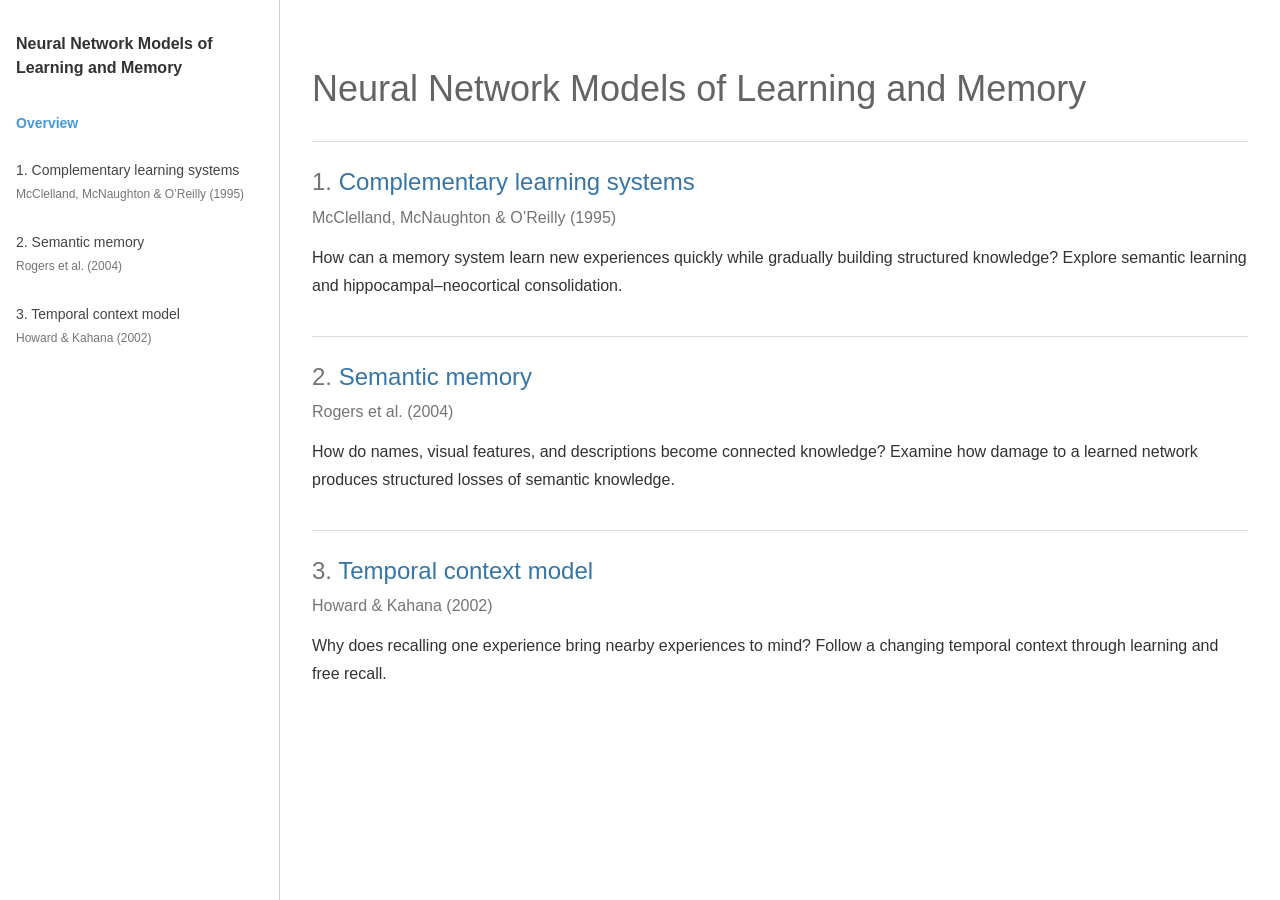
<file: index.html>
<!doctype html>
<html lang="en"><head><meta charset="utf-8"><meta name="viewport" content="width=device-width,initial-scale=1">
<title>Neural Network Models of Learning and Memory</title>
<link rel="stylesheet" href="website/book_theme.css"><link rel="stylesheet" href="website/semantic_memory.css">
<script src="website/paper_navigation.js" defer></script>
</head><body class="paper-page" data-paper="overview">
<aside><div class="book-title">Neural Network Models of Learning and Memory</div></aside>
<main class="book-main overview-main"><article class="book-section" id="overview">
<h1>Neural Network Models of Learning and Memory</h1>
<ol class="overview-chapters">
<li><h2><a href="website/semantic_knowledge.html#introduction">Complementary learning systems</a></h2>
<p class="citation">McClelland, McNaughton &amp; O’Reilly (1995)</p>
<p>How can a memory system learn new experiences quickly while gradually building structured knowledge? Explore semantic learning and hippocampal–neocortical consolidation.</p>
</li>
<li><h2><a href="website/semantic_memory.html#introduction">Semantic memory</a></h2>
<p class="citation">Rogers et al. (2004)</p>
<p>How do names, visual features, and descriptions become connected knowledge? Examine how damage to a learned network produces structured losses of semantic knowledge.</p>
</li>
<li><h2><a href="website/temporal_context.html#introduction">Temporal context model</a></h2>
<p class="citation">Howard &amp; Kahana (2002)</p>
<p>Why does recalling one experience bring nearby experiences to mind? Follow a changing temporal context through learning and free recall.</p>
</li>
</ol>
</article></main></body></html>
</file>
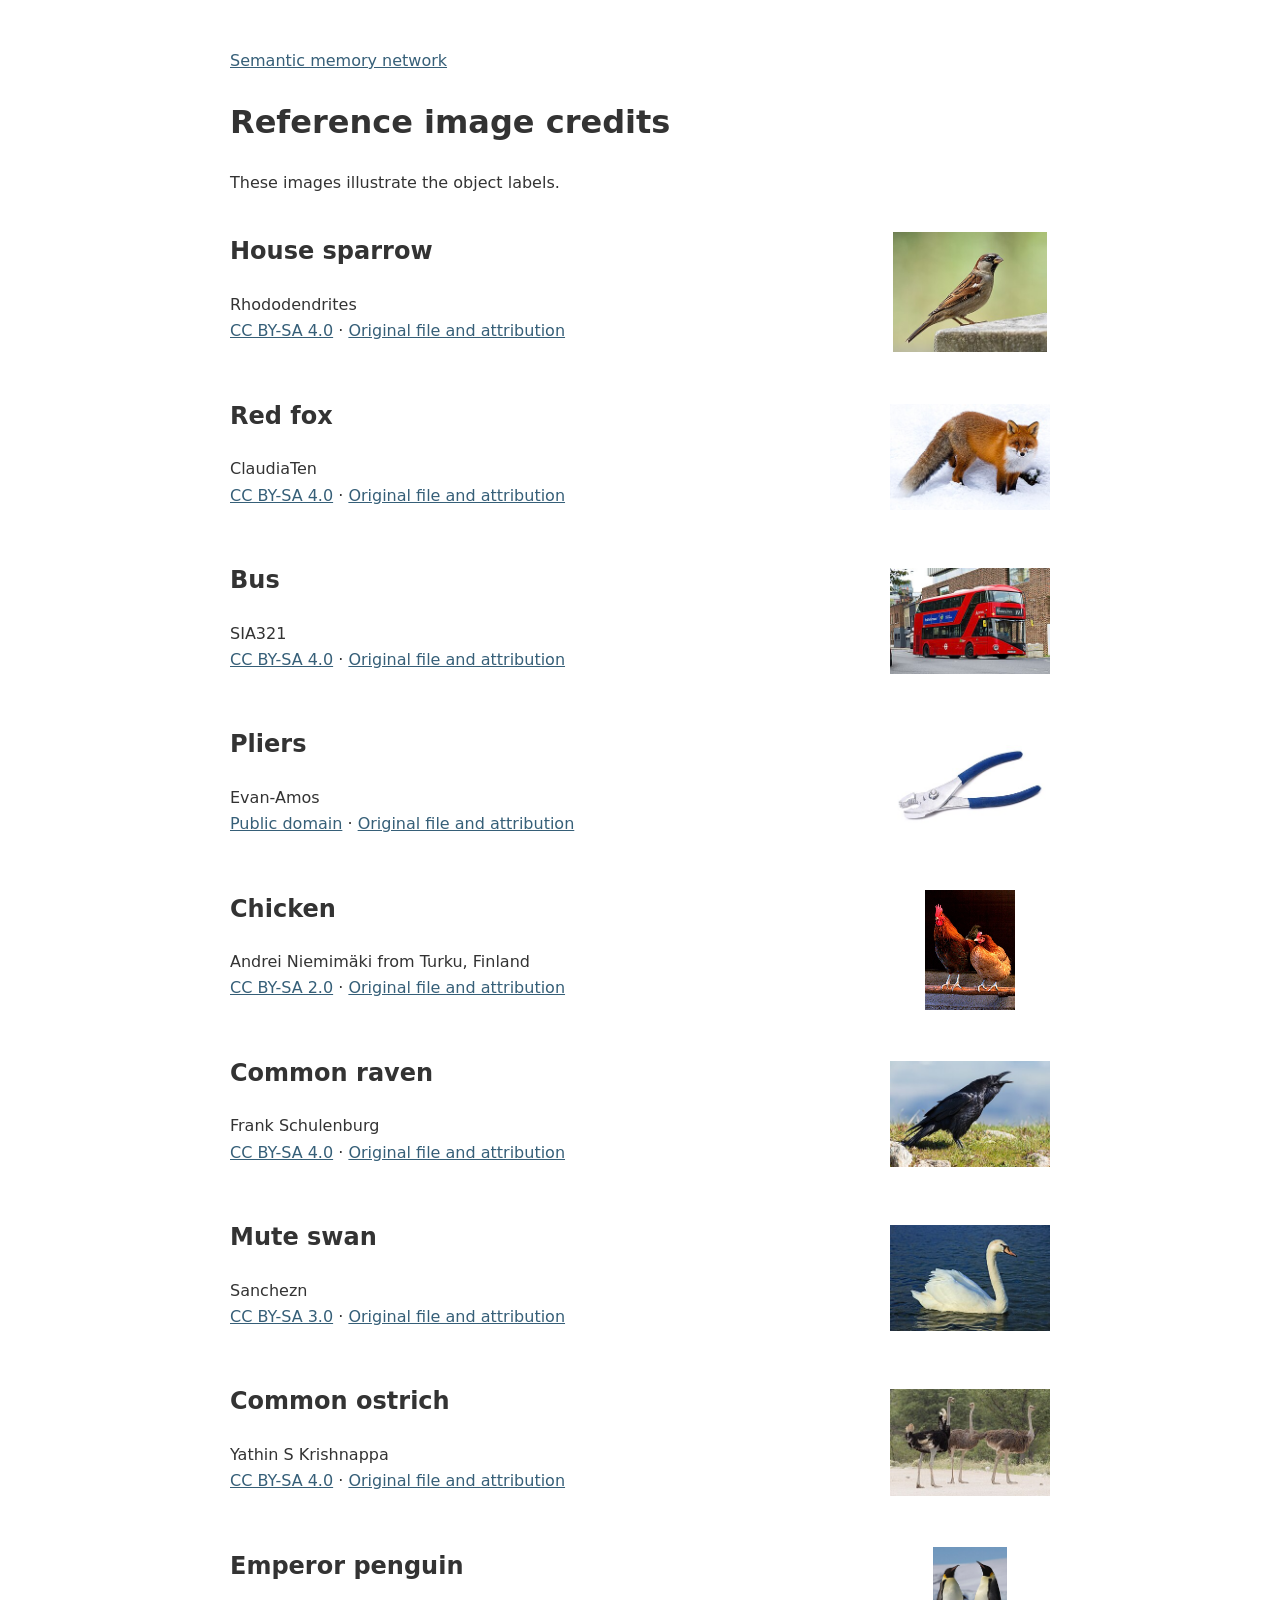
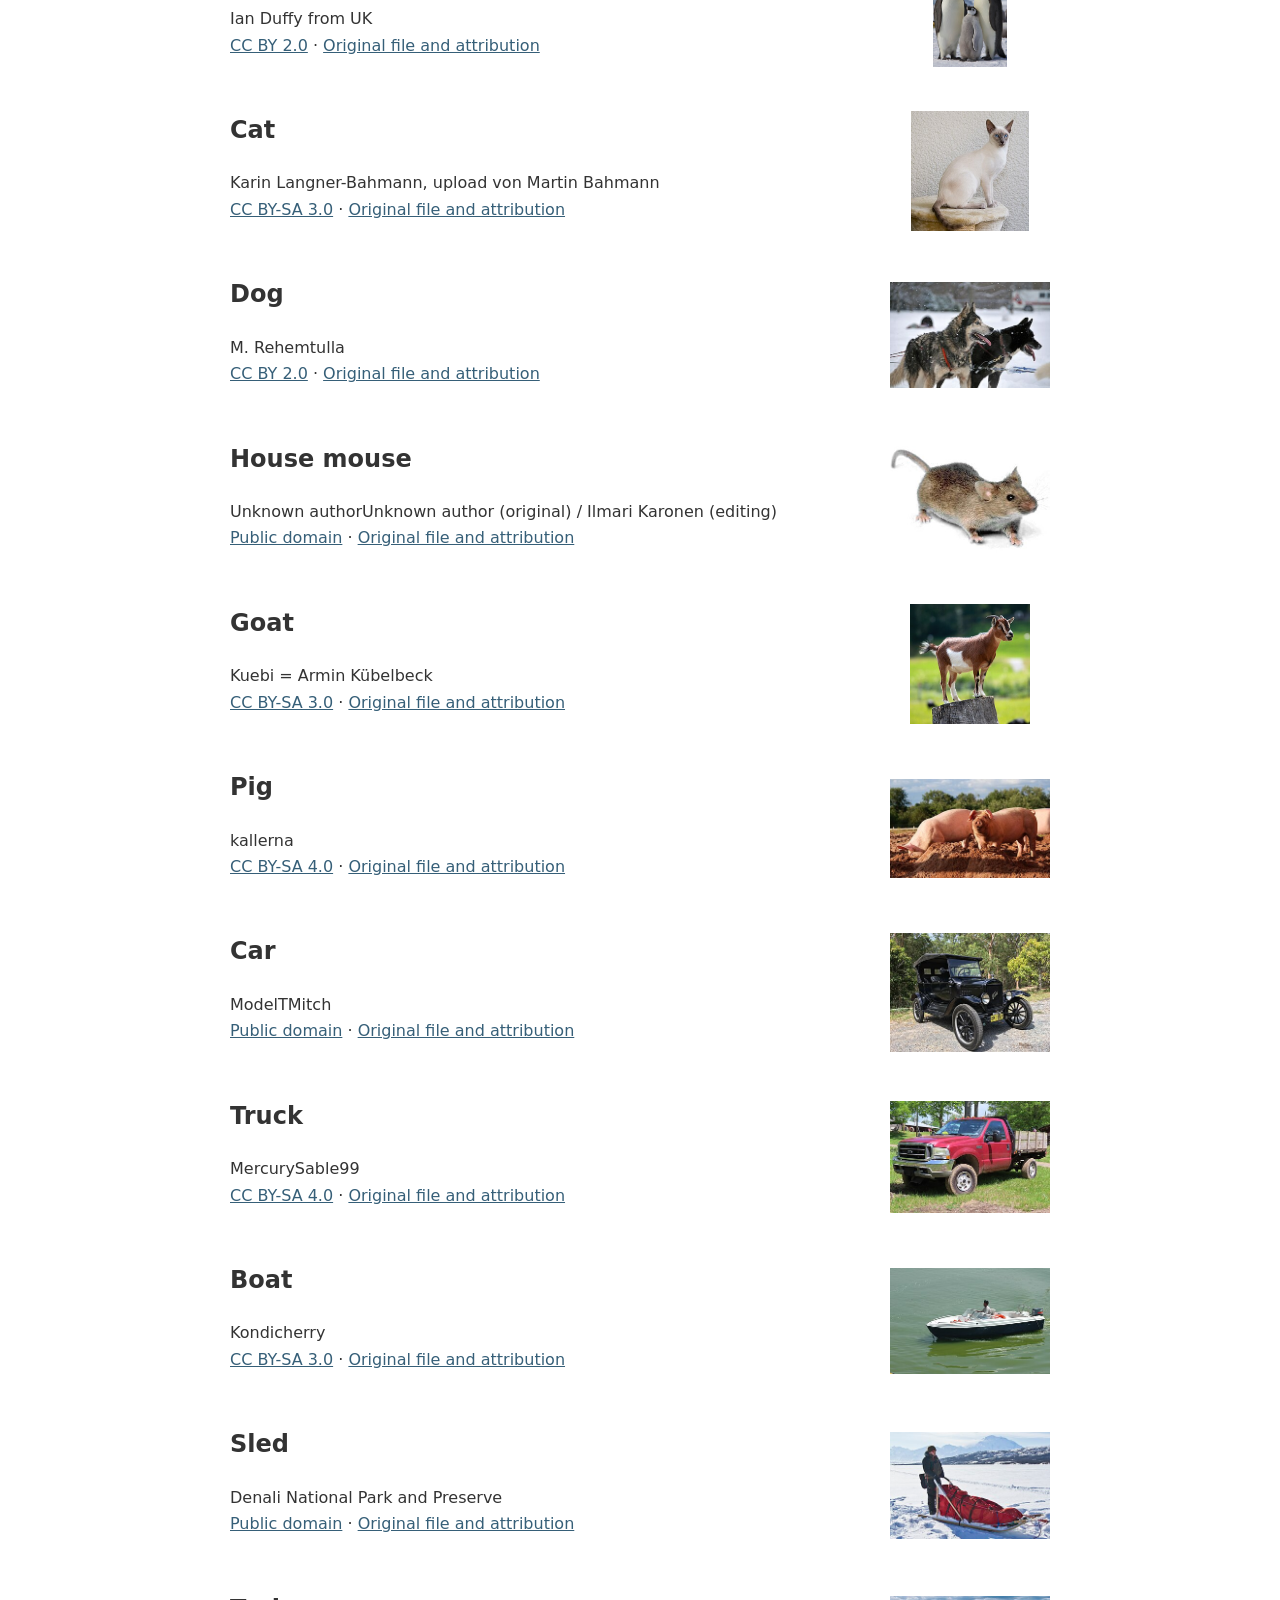
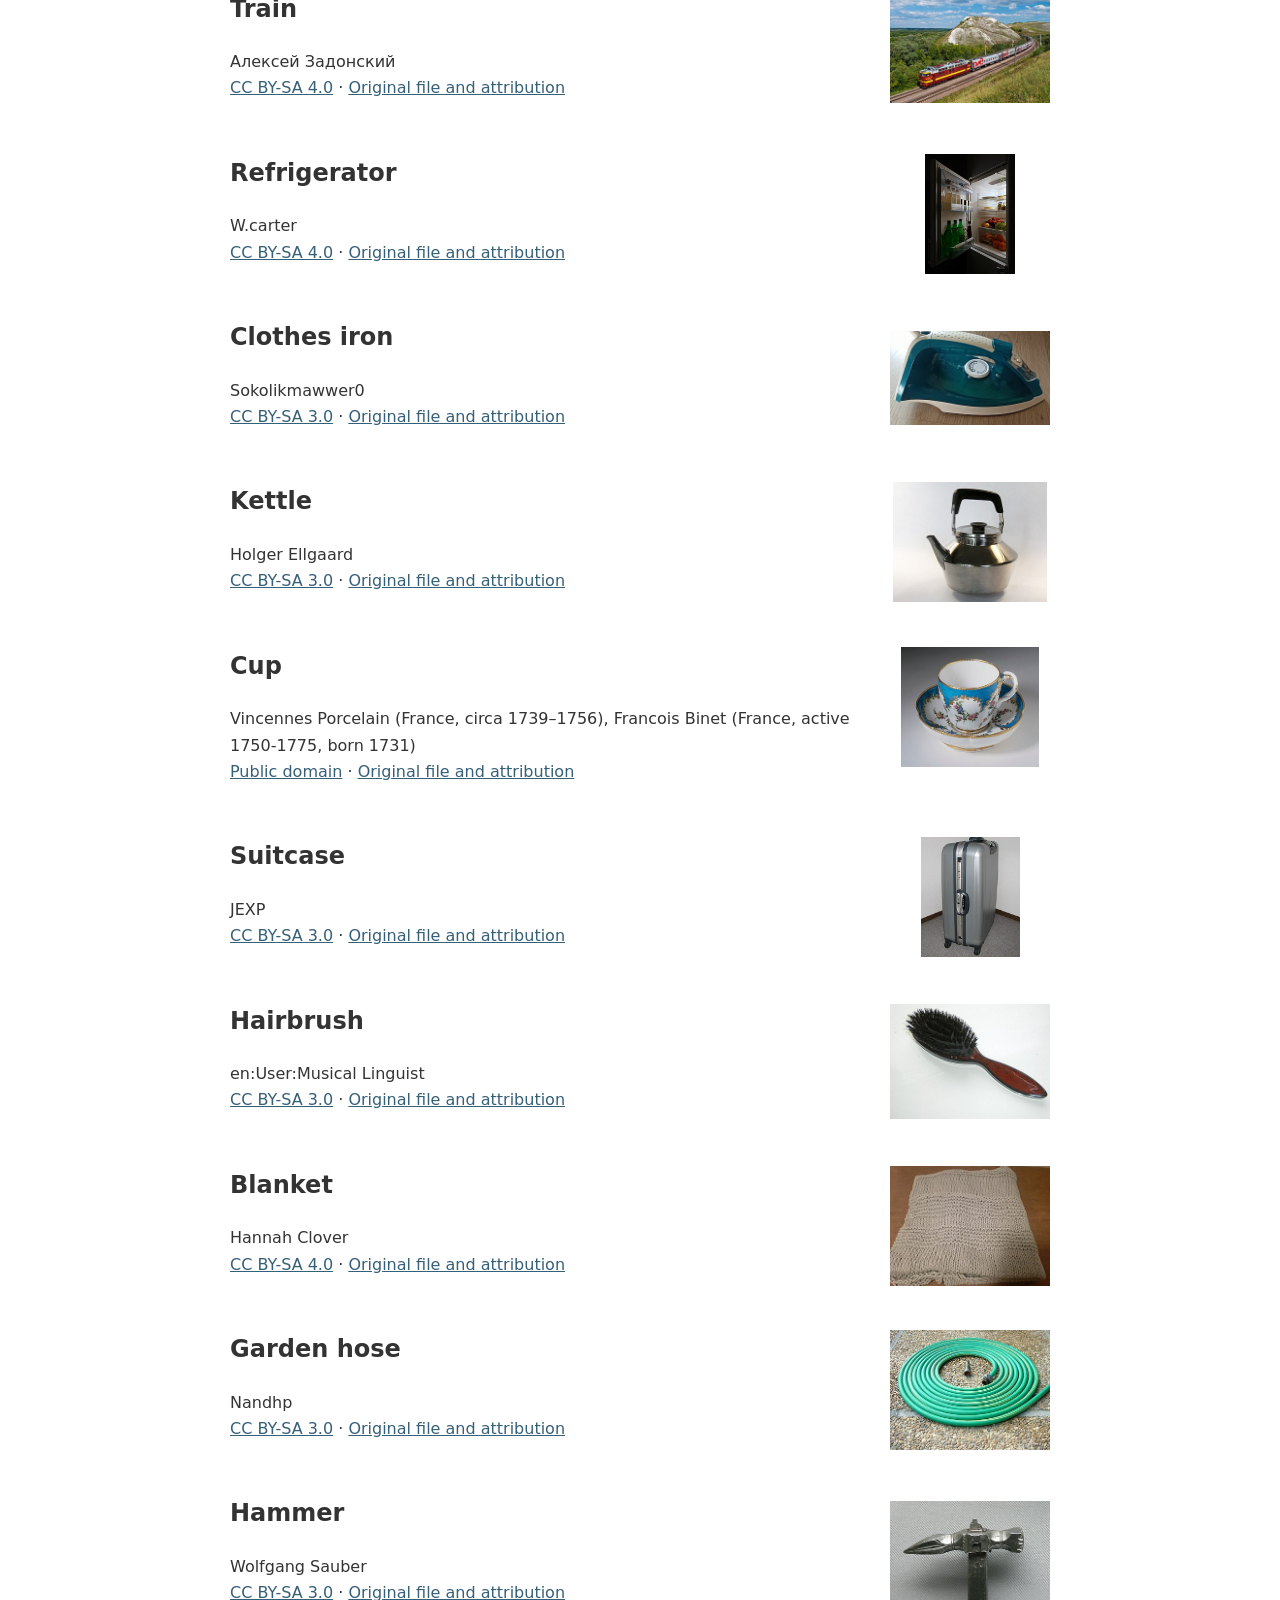
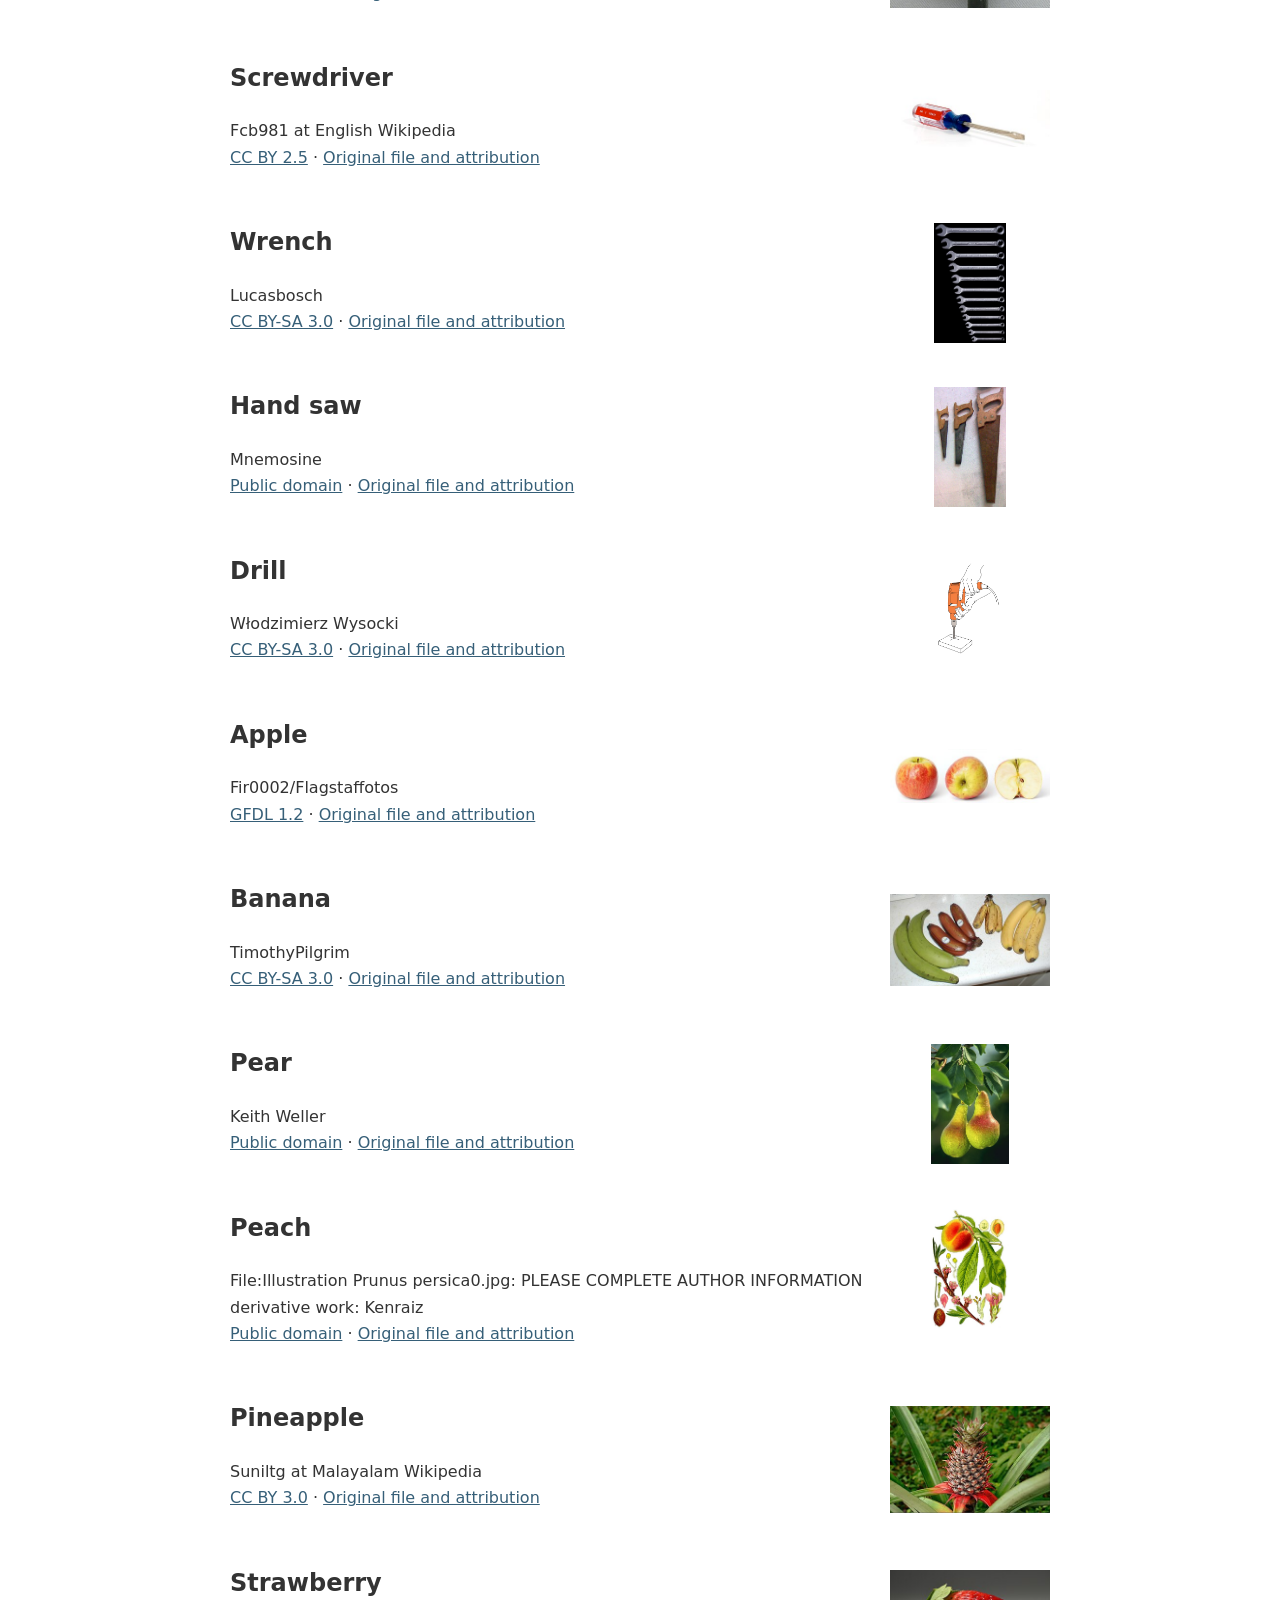
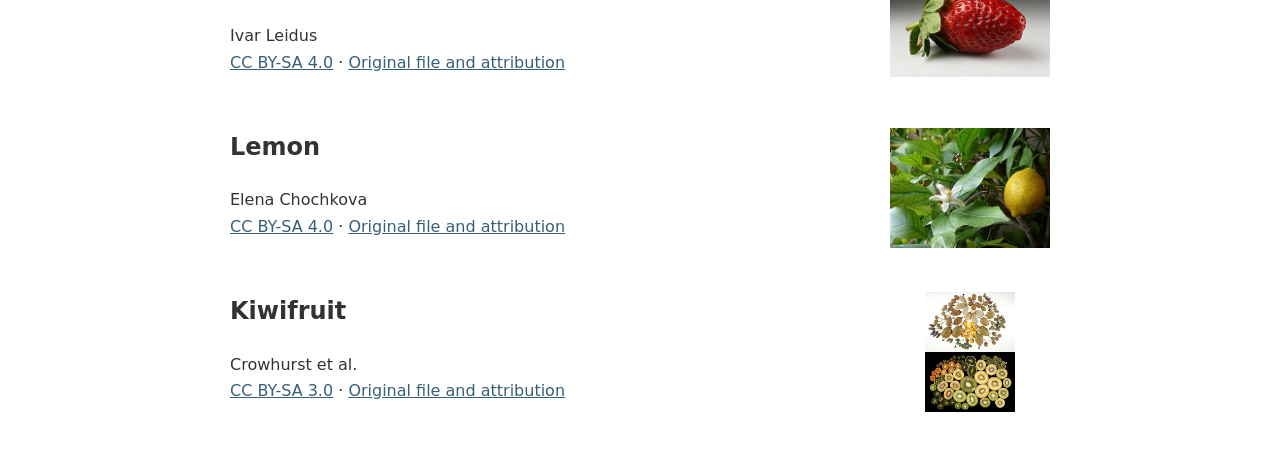
<file: website/rogers_image_sources.html>
<!doctype html><html lang="en"><meta charset="utf-8"><meta name="viewport" content="width=device-width,initial-scale=1"><title>Reference image credits</title><style>body{font:16px/1.65 system-ui,sans-serif;max-width:820px;margin:48px auto;padding:0 24px;color:#333}section{margin:36px 0}img{width:160px;height:120px;object-fit:contain;float:right}a{color:#365f78}section:after{content:"";display:block;clear:both}</style><body><a href="semantic_memory.html#model">Semantic memory network</a><h1>Reference image credits</h1><p>These images illustrate the object labels.</p>
<section id="bird"><img src="../assets/rogers_objects/bird.jpg" alt="House sparrow"><h2>House sparrow</h2><p>Rhododendrites<br><a href="https://creativecommons.org/licenses/by-sa/4.0">CC BY-SA 4.0</a> · <a href="https://commons.wikimedia.org/wiki/File:House_sparrow_male_in_Prospect_Park_%2853532%29.jpg">Original file and attribution</a></p></section>
<section id="mammal"><img src="../assets/rogers_objects/mammal.jpg" alt="Red fox"><h2>Red fox</h2><p>ClaudiaTen<br><a href="https://creativecommons.org/licenses/by-sa/4.0">CC BY-SA 4.0</a> · <a href="https://commons.wikimedia.org/wiki/File:Portrait_of_a_red_fox_in_Rautas_fj%C3%A4llurskog_%28cropped%29.jpg">Original file and attribution</a></p></section>
<section id="vehicle"><img src="../assets/rogers_objects/vehicle.jpg" alt="Bus"><h2>Bus</h2><p>SIA321<br><a href="https://creativecommons.org/licenses/by-sa/4.0">CC BY-SA 4.0</a> · <a href="https://commons.wikimedia.org/wiki/File:LTZ1328-19-20241030-160332.jpg">Original file and attribution</a></p></section>
<section id="tool"><img src="../assets/rogers_objects/tool.jpg" alt="Pliers"><h2>Pliers</h2><p>Evan-Amos<br><a href="https://commons.wikimedia.org/wiki/File:Tool-pliers.jpg">Public domain</a> · <a href="https://commons.wikimedia.org/wiki/File:Tool-pliers.jpg">Original file and attribution</a></p></section>
<section id="chicken"><img src="../assets/rogers_objects/chicken.jpg" alt="Chicken"><h2>Chicken</h2><p>Andrei Niemimäki from Turku, Finland<br><a href="https://creativecommons.org/licenses/by-sa/2.0">CC BY-SA 2.0</a> · <a href="https://commons.wikimedia.org/wiki/File:Male_and_female_chicken_sitting_together.jpg">Original file and attribution</a></p></section>
<section id="raven"><img src="../assets/rogers_objects/raven.jpg" alt="Common raven"><h2>Common raven</h2><p>Frank Schulenburg<br><a href="https://creativecommons.org/licenses/by-sa/4.0">CC BY-SA 4.0</a> · <a href="https://commons.wikimedia.org/wiki/File:Corvus_corax_clarionensis%2C_Point_Reyes_National_Seashore.jpg">Original file and attribution</a></p></section>
<section id="swan"><img src="../assets/rogers_objects/swan.jpg" alt="Mute swan"><h2>Mute swan</h2><p>Sanchezn<br><a href="https://creativecommons.org/licenses/by-sa/3.0">CC BY-SA 3.0</a> · <a href="https://commons.wikimedia.org/wiki/File:CygneVaires.jpg">Original file and attribution</a></p></section>
<section id="ostrich"><img src="../assets/rogers_objects/ostrich.jpg" alt="Common ostrich"><h2>Common ostrich</h2><p>Yathin S Krishnappa<br><a href="https://creativecommons.org/licenses/by-sa/4.0">CC BY-SA 4.0</a> · <a href="https://commons.wikimedia.org/wiki/File:Struthio_camelus_-_Etosha_2014_%283%29.jpg">Original file and attribution</a></p></section>
<section id="penguin"><img src="../assets/rogers_objects/penguin.jpg" alt="Emperor penguin"><h2>Emperor penguin</h2><p>Ian Duffy from UK<br><a href="https://creativecommons.org/licenses/by/2.0">CC BY 2.0</a> · <a href="https://commons.wikimedia.org/wiki/File:Aptenodytes_forsteri_-Snow_Hill_Island%2C_Antarctica_-adults_and_juvenile-8.jpg">Original file and attribution</a></p></section>
<section id="cat"><img src="../assets/rogers_objects/cat.jpg" alt="Cat"><h2>Cat</h2><p>Karin Langner-Bahmann, upload von Martin Bahmann<br><a href="http://creativecommons.org/licenses/by-sa/3.0/">CC BY-SA 3.0</a> · <a href="https://commons.wikimedia.org/wiki/File:Siam_lilacpoint.jpg">Original file and attribution</a></p></section>
<section id="dog"><img src="../assets/rogers_objects/dog.jpg" alt="Dog"><h2>Dog</h2><p>M. Rehemtulla<br><a href="https://creativecommons.org/licenses/by/2.0">CC BY 2.0</a> · <a href="https://commons.wikimedia.org/wiki/File:Huskiesatrest.jpg">Original file and attribution</a></p></section>
<section id="mouse"><img src="../assets/rogers_objects/mouse.jpg" alt="House mouse"><h2>House mouse</h2><p>Unknown authorUnknown author (original) / Ilmari Karonen (editing)<br><a href="https://commons.wikimedia.org/wiki/File:Mouse_white_background.jpg">Public domain</a> · <a href="https://commons.wikimedia.org/wiki/File:Mouse_white_background.jpg">Original file and attribution</a></p></section>
<section id="goat"><img src="../assets/rogers_objects/goat.jpg" alt="Goat"><h2>Goat</h2><p>Kuebi = Armin Kübelbeck<br><a href="https://creativecommons.org/licenses/by-sa/3.0">CC BY-SA 3.0</a> · <a href="https://commons.wikimedia.org/wiki/File:Hausziege_04.jpg">Original file and attribution</a></p></section>
<section id="pig"><img src="../assets/rogers_objects/pig.jpg" alt="Pig"><h2>Pig</h2><p>kallerna<br><a href="https://creativecommons.org/licenses/by-sa/4.0">CC BY-SA 4.0</a> · <a href="https://commons.wikimedia.org/wiki/File:Pig_farm_Vampula_1.jpg">Original file and attribution</a></p></section>
<section id="car"><img src="../assets/rogers_objects/car.jpg" alt="Car"><h2>Car</h2><p>ModelTMitch<br><a href="https://commons.wikimedia.org/wiki/File:1925_Ford_Model_T_touring.jpg">Public domain</a> · <a href="https://commons.wikimedia.org/wiki/File:1925_Ford_Model_T_touring.jpg">Original file and attribution</a></p></section>
<section id="lorry"><img src="../assets/rogers_objects/lorry.jpg" alt="Truck"><h2>Truck</h2><p>MercurySable99<br><a href="https://creativecommons.org/licenses/by-sa/4.0">CC BY-SA 4.0</a> · <a href="https://commons.wikimedia.org/wiki/File:2001_Ford_F-250_Super_Duty_XL_regular_cab_flatbed%2C_front_left%2C_05-17-2025.jpg">Original file and attribution</a></p></section>
<section id="boat"><img src="../assets/rogers_objects/boat.JPG" alt="Boat"><h2>Boat</h2><p>Kondicherry<br><a href="https://creativecommons.org/licenses/by-sa/3.0">CC BY-SA 3.0</a> · <a href="https://commons.wikimedia.org/wiki/File:Motorboat_at_Kankaria_lake.JPG">Original file and attribution</a></p></section>
<section id="sledge"><img src="../assets/rogers_objects/sledge.jpg" alt="Sled"><h2>Sled</h2><p>Denali National Park and Preserve<br><a href="https://commons.wikimedia.org/wiki/File:Volunteer_Mushing_on_Wonder_Lake_%287065286379%29.jpg">Public domain</a> · <a href="https://commons.wikimedia.org/wiki/File:Volunteer_Mushing_on_Wonder_Lake_%287065286379%29.jpg">Original file and attribution</a></p></section>
<section id="train"><img src="../assets/rogers_objects/train.jpg" alt="Train"><h2>Train</h2><p>Алексей Задонский<br><a href="https://creativecommons.org/licenses/by-sa/4.0">CC BY-SA 4.0</a> · <a href="https://commons.wikimedia.org/wiki/File:%D0%9F%D0%BE%D0%B5%D0%B7%D0%B4_%D0%BD%D0%B0_%D1%84%D0%BE%D0%BD%D0%B5_%D0%B3%D0%BE%D1%80%D1%8B_%D0%A8%D0%B0%D1%82%D1%80%D0%B8%D1%89%D0%B5._%D0%92%D0%BE%D1%80%D0%BE%D0%BD%D0%B5%D0%B6%D1%81%D0%BA%D0%B0%D1%8F_%D0%BE%D0%B1%D0%BB%D0%B0%D1%81%D1%82%D1%8C.jpg">Original file and attribution</a></p></section>
<section id="fridge"><img src="../assets/rogers_objects/fridge.jpg" alt="Refrigerator"><h2>Refrigerator</h2><p>W.carter<br><a href="https://creativecommons.org/licenses/by-sa/4.0">CC BY-SA 4.0</a> · <a href="https://commons.wikimedia.org/wiki/File:Open_refrigerator_with_food_at_night.jpg">Original file and attribution</a></p></section>
<section id="iron"><img src="../assets/rogers_objects/iron.jpg" alt="Clothes iron"><h2>Clothes iron</h2><p>Sokolikmawwer0<br><a href="https://creativecommons.org/licenses/by-sa/3.0">CC BY-SA 3.0</a> · <a href="https://commons.wikimedia.org/wiki/File:Teal_and_white_electric_steam_iron_-_side_view.jpg">Original file and attribution</a></p></section>
<section id="kettle"><img src="../assets/rogers_objects/kettle.jpg" alt="Kettle"><h2>Kettle</h2><p>Holger Ellgaard <br><a href="http://creativecommons.org/licenses/by-sa/3.0/">CC BY-SA 3.0</a> · <a href="https://commons.wikimedia.org/wiki/File:Bernadotte_Wasserkessel.jpg">Original file and attribution</a></p></section>
<section id="cup"><img src="../assets/rogers_objects/cup.jpg" alt="Cup"><h2>Cup</h2><p>
Vincennes Porcelain (France, circa 1739–1756), Francois Binet (France, active 1750-1775, born 1731)<br><a href="https://commons.wikimedia.org/wiki/File:Cup_and_Saucer_LACMA_47.35.6a-b_%281_of_3%29.jpg">Public domain</a> · <a href="https://commons.wikimedia.org/wiki/File:Cup_and_Saucer_LACMA_47.35.6a-b_%281_of_3%29.jpg">Original file and attribution</a></p></section>
<section id="suitcase"><img src="../assets/rogers_objects/suitcase.jpg" alt="Suitcase"><h2>Suitcase</h2><p>JEXP<br><a href="https://creativecommons.org/licenses/by-sa/3.0">CC BY-SA 3.0</a> · <a href="https://commons.wikimedia.org/wiki/File:Suitcase1.jpg">Original file and attribution</a></p></section>
<section id="brush"><img src="../assets/rogers_objects/brush.jpg" alt="Hairbrush"><h2>Hairbrush</h2><p>en:User:Musical Linguist<br><a href="http://creativecommons.org/licenses/by-sa/3.0/">CC BY-SA 3.0</a> · <a href="https://commons.wikimedia.org/wiki/File:Hairbrush%20flat.JPG">Original file and attribution</a></p></section>
<section id="blanket"><img src="../assets/rogers_objects/blanket.jpg" alt="Blanket"><h2>Blanket</h2><p>Hannah Clover<br><a href="https://creativecommons.org/licenses/by-sa/4.0">CC BY-SA 4.0</a> · <a href="https://commons.wikimedia.org/wiki/File:Grey%20knitted%20blanket.jpg">Original file and attribution</a></p></section>
<section id="hose"><img src="../assets/rogers_objects/hose.jpg" alt="Garden hose"><h2>Garden hose</h2><p>Nandhp<br><a href="http://creativecommons.org/licenses/by-sa/3.0/">CC BY-SA 3.0</a> · <a href="https://commons.wikimedia.org/wiki/File:Garden_hose.jpg">Original file and attribution</a></p></section>
<section id="hammer"><img src="../assets/rogers_objects/hammer.jpg" alt="Hammer"><h2>Hammer</h2><p>Wolfgang Sauber<br><a href="https://creativecommons.org/licenses/by-sa/3.0">CC BY-SA 3.0</a> · <a href="https://commons.wikimedia.org/wiki/File:OHM_-_Streithammer.jpg">Original file and attribution</a></p></section>
<section id="screwdriver"><img src="../assets/rogers_objects/screwdriver.jpg" alt="Screwdriver"><h2>Screwdriver</h2><p>Fcb981 at English Wikipedia<br><a href="https://creativecommons.org/licenses/by/2.5">CC BY 2.5</a> · <a href="https://commons.wikimedia.org/wiki/File:Screw_Driver_display.jpg">Original file and attribution</a></p></section>
<section id="wrench"><img src="../assets/rogers_objects/wrench.jpg" alt="Wrench"><h2>Wrench</h2><p>Lucasbosch<br><a href="https://creativecommons.org/licenses/by-sa/3.0">CC BY-SA 3.0</a> · <a href="https://commons.wikimedia.org/wiki/File:Gedore_No._7_combination_wrenches_6%E2%80%9319_mm.jpg">Original file and attribution</a></p></section>
<section id="saw"><img src="../assets/rogers_objects/saw.jpg" alt="Hand saw"><h2>Hand saw</h2><p>Mnemosine<br><a href="https://commons.wikimedia.org/wiki/File:Pily_platnice.jpg">Public domain</a> · <a href="https://commons.wikimedia.org/wiki/File:Pily_platnice.jpg">Original file and attribution</a></p></section>
<section id="drill"><img src="../assets/rogers_objects/drill.png" alt="Drill"><h2>Drill</h2><p>Włodzimierz Wysocki<br><a href="http://creativecommons.org/licenses/by-sa/3.0/">CC BY-SA 3.0</a> · <a href="https://commons.wikimedia.org/wiki/File:Drill_scheme.svg">Original file and attribution</a></p></section>
<section id="apple"><img src="../assets/rogers_objects/apple.jpg" alt="Apple"><h2>Apple</h2><p>Fir0002/Flagstaffotos<br><a href="http://www.gnu.org/licenses/old-licenses/fdl-1.2.html">GFDL 1.2</a> · <a href="https://commons.wikimedia.org/wiki/File:Pink_lady_and_cross_section.jpg">Original file and attribution</a></p></section>
<section id="banana"><img src="../assets/rogers_objects/banana.jpg" alt="Banana"><h2>Banana</h2><p>TimothyPilgrim<br><a href="http://creativecommons.org/licenses/by-sa/3.0/">CC BY-SA 3.0</a> · <a href="https://commons.wikimedia.org/wiki/File:Bananavarieties.jpg">Original file and attribution</a></p></section>
<section id="pear"><img src="../assets/rogers_objects/pear.jpg" alt="Pear"><h2>Pear</h2><p>Keith Weller<br><a href="https://commons.wikimedia.org/wiki/File:Pears.jpg">Public domain</a> · <a href="https://commons.wikimedia.org/wiki/File:Pears.jpg">Original file and attribution</a></p></section>
<section id="peach"><img src="../assets/rogers_objects/peach.jpg" alt="Peach"><h2>Peach</h2><p>File:Illustration Prunus persica0.jpg: PLEASE COMPLETE AUTHOR INFORMATION
derivative work: Kenraiz<br><a href="https://commons.wikimedia.org/wiki/File:Illustration_Prunus_persica_clean_no_descr.jpg">Public domain</a> · <a href="https://commons.wikimedia.org/wiki/File:Illustration_Prunus_persica_clean_no_descr.jpg">Original file and attribution</a></p></section>
<section id="pineapple"><img src="../assets/rogers_objects/pineapple.jpg" alt="Pineapple"><h2>Pineapple</h2><p>Suniltg at Malayalam Wikipedia<br><a href="https://creativecommons.org/licenses/by/3.0">CC BY 3.0</a> · <a href="https://commons.wikimedia.org/wiki/File:%E0%B4%95%E0%B5%88%E0%B4%A4%E0%B4%9A%E0%B5%8D%E0%B4%9A%E0%B4%95%E0%B5%8D%E0%B4%95.jpg">Original file and attribution</a></p></section>
<section id="strawberry"><img src="../assets/rogers_objects/strawberry.jpg" alt="Strawberry"><h2>Strawberry</h2><p>
Ivar Leidus<br><a href="https://creativecommons.org/licenses/by-sa/4.0">CC BY-SA 4.0</a> · <a href="https://commons.wikimedia.org/wiki/File:Garden_strawberry_%28Fragaria_%C3%97_ananassa%29_single2.jpg">Original file and attribution</a></p></section>
<section id="lemon"><img src="../assets/rogers_objects/lemon.JPG" alt="Lemon"><h2>Lemon</h2><p>Elena Chochkova<br><a href="https://creativecommons.org/licenses/by-sa/4.0">CC BY-SA 4.0</a> · <a href="https://commons.wikimedia.org/wiki/File:P1030323.JPG">Original file and attribution</a></p></section>
<section id="kiwi"><img src="../assets/rogers_objects/kiwi.jpg" alt="Kiwifruit"><h2>Kiwifruit</h2><p>Crowhurst  et al.<br><a href="https://creativecommons.org/licenses/by-sa/3.0">CC BY-SA 3.0</a> · <a href="https://commons.wikimedia.org/wiki/File:Actinidia_fruits.jpg">Original file and attribution</a></p></section>
</body></html>
</file>
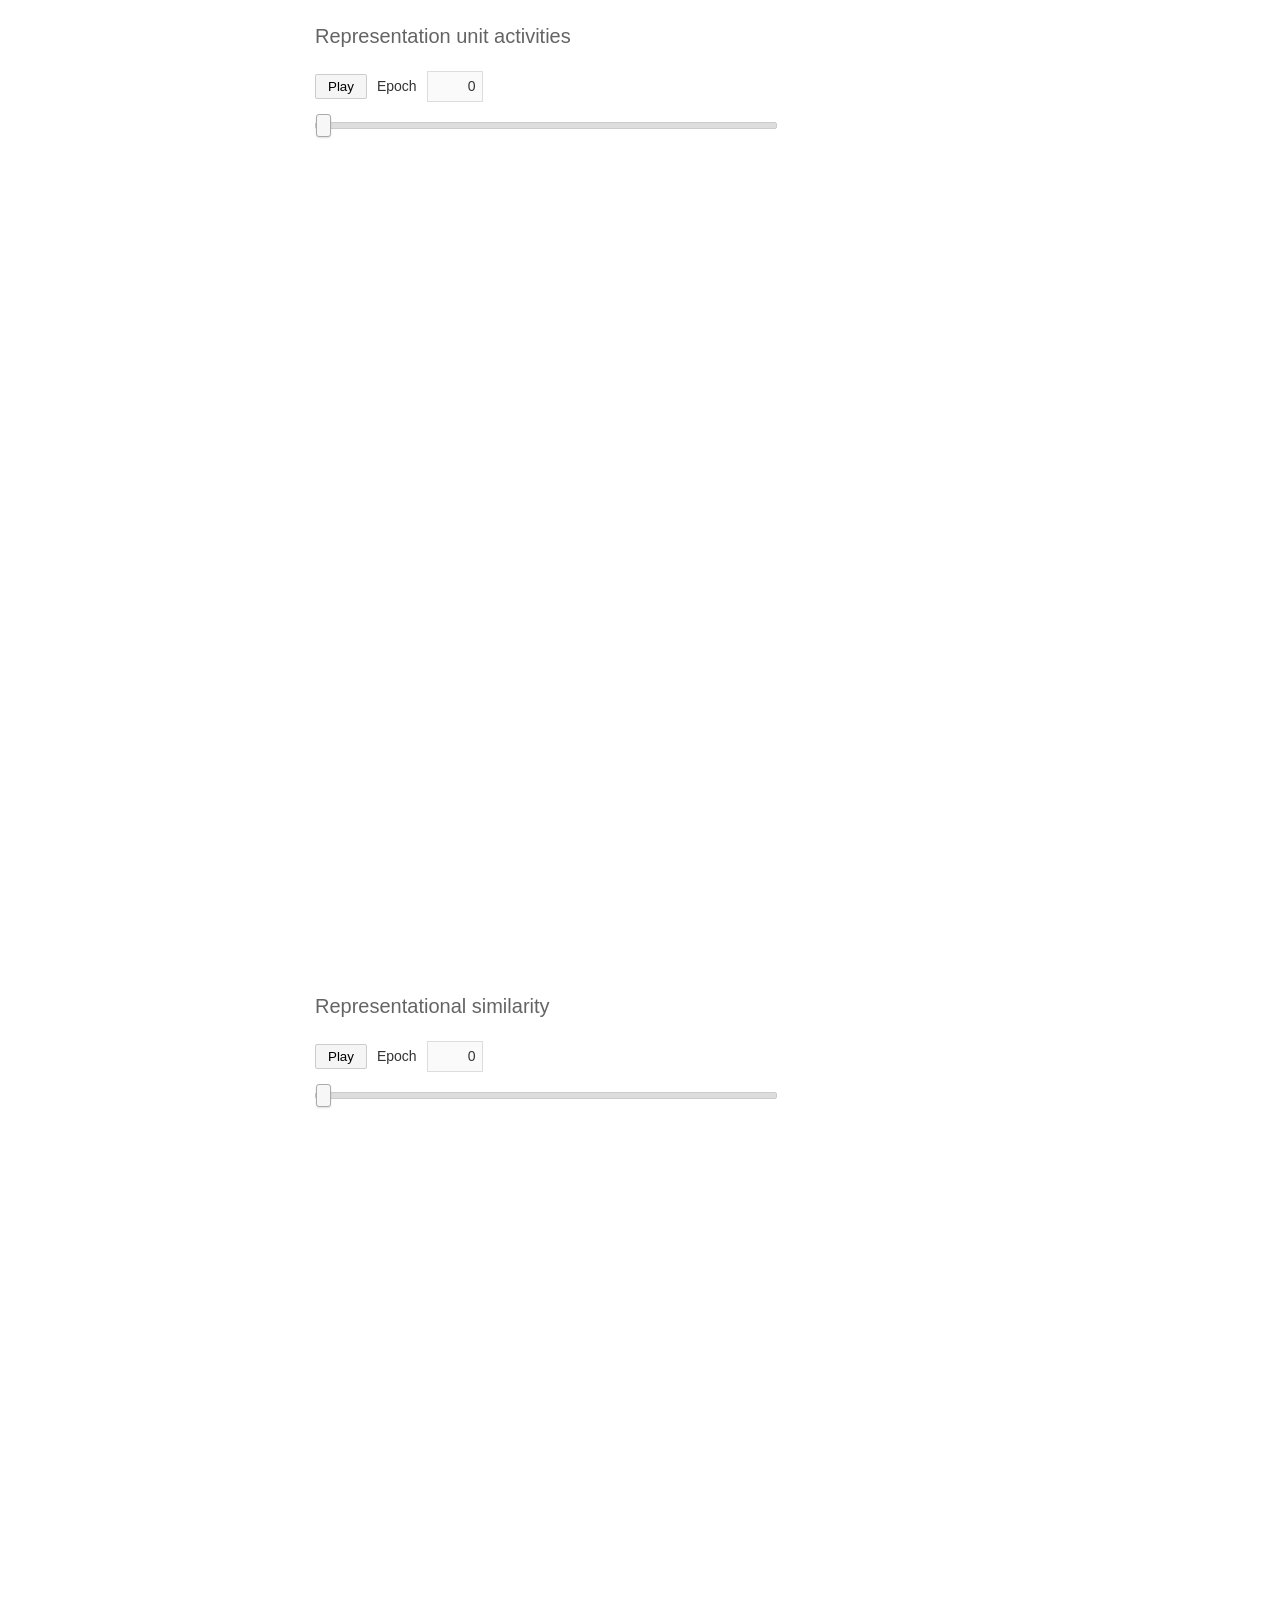
<file: notebooks/semantic/training_view.html>
<!doctype html>
<html lang="en"><meta charset="utf-8">
<style>
body{margin:16px;font:15px system-ui;color:#222;background:white}header{display:flex;gap:16px;align-items:center;flex-wrap:wrap}button{padding:6px 16px;background:white;border:1px solid #888;cursor:pointer}input{width:100%;margin:16px 0}.plots{display:grid;grid-template-columns:1fr 1fr;gap:24px}svg{width:100%;height:auto}h3{font-size:16px;font-weight:500;margin:12px 0}p{font-size:13px;color:#555}svg text{font:13px Georgia,serif;fill:#222}@media(max-width:600px){.plots{grid-template-columns:1fr}}
</style>
<style>
header{gap:10px;font-size:14px}header button{background:#f5f5f5;border:1px solid #ccc;border-radius:2px;padding:4px 12px}#number{display:inline-block;min-width:42px;padding:3px 6px;border:1px solid #ddd;text-align:right;font-variant-numeric:tabular-nums;background:#fafafa}#loss{color:#666;margin-left:12px}#epoch{appearance:none;-webkit-appearance:none;display:block;width:min(460px,100%);height:5px;margin:20px 0 28px;background:#ddd;border:1px solid #ccc;border-radius:2px;cursor:pointer}#epoch::-webkit-slider-thumb{appearance:none;-webkit-appearance:none;width:15px;height:23px;background:#f7f7f7;border:1px solid #aaa;border-radius:3px;box-shadow:0 1px 2px #0002}#epoch::-moz-range-thumb{width:15px;height:23px;background:#f7f7f7;border:1px solid #aaa;border-radius:3px}#epoch:focus-visible{outline:2px solid #4682b4;outline-offset:5px}
</style>
<style>.plots{display:block;max-width:720px;margin:auto}.plots section{margin-bottom:36px}.plots svg{max-width:580px;display:block}#epoch6{accent-color:#888;width:min(460px,100%);height:5px;margin:20px 0 28px}#number6{display:inline-block;min-width:42px;padding:3px 6px;border:1px solid #ddd;text-align:right;background:#fafafa}</style>
<div class="plots"><section><h3>Representation unit activities</h3>
<header><button id="play" type="button">Play</button><label for="epoch">Epoch</label><output id="number" for="epoch">0</output><span id="loss"></span></header>
<input id="epoch" type="range" min="0" max="0" value="0" step="1" aria-label="Epoch">
<svg id="bars" viewBox="-65 0 485 660" role="img" aria-label="Representation activities for eight concepts"></svg></section>
<section><h3>Representational similarity</h3>
<header><button id="play6" type="button">Play</button><label for="epoch6">Epoch</label><output id="number6" for="epoch6">0</output><span id="loss6"></span></header>
<input id="epoch6" type="range" min="0" max="0" value="0" step="1" aria-label="Representational similarity: Epoch">
<svg id="tree" viewBox="-65 0 485 430" role="img" aria-label="Dendrogram at the selected epoch"></svg></section></div>
<script>
const figureStyle=document.createElement('style');
figureStyle.textContent='body{font-family:-apple-system,BlinkMacSystemFont,"Segoe UI","Helvetica Neue",Arial,sans-serif;color:#323232;margin:0;padding:8px 0 20px;line-height:1.65}.plots{max-width:650px;margin:0 auto}.plots section{margin-bottom:44px}.plots h3{font-size:20px;font-weight:400;color:#646464;margin:12px 0 18px}.plots svg{max-width:580px;margin:20px auto 12px}svg text{font-family:Arial,"Helvetica Neue",sans-serif;font-size:12px}p,details{max-width:650px;margin:14px auto;font-size:13px;color:#646464}header{font-size:13px}';
document.head.appendChild(figureStyle);
new ResizeObserver(()=>{parent.postMessage({type:'cls-figure-height',height:document.documentElement.offsetHeight},'*');}).observe(document.body);
const controlStyle=document.createElement('style');
controlStyle.textContent=Array.from(document.querySelectorAll('style')).map(s=>s.textContent).find(s=>s.includes('#epoch::-webkit-slider-thumb')).replaceAll('#epoch','#epoch6').replaceAll('#number','#number6').replaceAll('#loss','#loss6');
document.head.appendChild(controlStyle);
const data = __TRAINING_DATA__;
const slider=document.getElementById('epoch'), number=document.getElementById('number');
const bars=document.getElementById('bars'), tree=document.getElementById('tree');
const play=document.getElementById('play');
const palette={C0:'#64748b',C1:'#2563eb',C2:'#059669',C3:'#d97706',C4:'#9333ea',C5:'#db2777',C6:'#0891b2',C7:'#92400e',C8:'#4d7c0f',C9:'#be123c'};
let timer=null;
slider.max=data.frames.length-1;
const text=(x,y,s,extra='')=>`<text x="${x}" y="${y}" ${extra}>${s}</text>`;
const line=(x1,y1,x2,y2)=>`<line x1="${x1}" y1="${y1}" x2="${x2}" y2="${y2}" stroke="black" stroke-width="1"/>`;
function draw(epoch){
  const frame=data.frames[epoch]; slider.value=epoch; number.value=epoch;
  document.getElementById('loss').textContent=`MSE ${data.losses[epoch].toFixed(5)}`;
  let a='';
  frame.activity.forEach((row,i)=>{
    const base=92+i*70;
    a+=`<image href="${data.photos[data.labels[i]]}" x="-62" y="${base-61}" width="60" height="58" preserveAspectRatio="xMidYMid meet"><title>${data.labels[i]}</title></image>`;
    a+=text(78,base-25,data.labels[i],'text-anchor="end"');
    a+=`<rect x="90" y="${base-64}" width="304" height="64" fill="none" stroke="black"/>`;
    row.forEach((v,j)=>{
      const height=v*64, x=98+j*36;
      a+=`<rect data-value="${v}" x="${x}" y="${base-height}" width="27" height="${height}" fill="white" stroke="black"><title>${data.labels[i]}, unit ${j+1}: ${v.toFixed(3)}</title></rect>`;
    });
  });
  for(let j=0;j<8;j++)a+=text(111+j*36,609,j+1,'text-anchor="middle"');
  a+=text(242,638,'Representation unit','text-anchor="middle"'); bars.innerHTML=a;
}
function drawTree(epoch){
  const frame=data.frames[epoch];
  document.getElementById('epoch6').value=epoch;
  document.getElementById('number6').value=epoch;
  document.getElementById('loss6').textContent=`MSE ${data.losses[epoch].toFixed(5)}`;
  const X=v=>90+v/data.maxDistance*304, Y=v=>30+(80-v)/80*336;
  let b=line(90,24,394,24);
  b+=`<line x1="${X(.45)}" x2="${X(.45)}" y1="28" y2="375" stroke="#94a3b8" stroke-dasharray="5 5"/>`;
  for(let j=0;j<=3;j++){const v=data.maxDistance*j/3;b+=line(X(v),20,X(v),24)+text(X(v),15,v.toFixed(2),'text-anchor="middle"');}
  frame.order.forEach((leaf,i)=>{
    b+=`<image href="${data.photos[data.labels[leaf]]}" x="-62" y="${Y(5+i*10)-18}" width="52" height="36" preserveAspectRatio="xMidYMid meet"><title>${data.labels[leaf]}</title></image>`;
    b+=text(78,Y(5+i*10)+4,data.labels[leaf],`text-anchor="end" style="fill:${palette[frame.leafColors[i]]};font-weight:bold"`);
  });
  frame.icoord.forEach((ys,i)=>{const xs=frame.dcoord[i]; b+=`<polyline points="${ys.map((v,j)=>`${X(xs[j])},${Y(v)}`).join(' ')}" fill="none" stroke="${palette[frame.colors[i]]}" stroke-width="3"/>`;});
  b+=text(242,412,'Euclidean linkage distance','text-anchor="middle"'); tree.innerHTML=b;
}
function stop(){clearInterval(timer);timer=null;play.textContent='Play';}
slider.addEventListener('input',()=>{stop();draw(Number(slider.value));});
play.addEventListener('click',()=>{
  if(timer){stop();return;}
  if(Number(slider.value)>=Number(slider.max))draw(0);
  play.textContent='Pause';timer=setInterval(()=>{let e=Number(slider.value)+1;if(e>Number(slider.max)){stop();return;}draw(e);},60);
});
draw(data.frames.length-1);
const slider6=document.getElementById('epoch6'),play6=document.getElementById('play6');
let timer6=null;
slider6.max=data.frames.length-1;
function stop6(){clearInterval(timer6);timer6=null;play6.textContent='Play';}
slider6.addEventListener('input',()=>{stop6();drawTree(Number(slider6.value));});
play6.addEventListener('click',()=>{
  if(timer6){stop6();return;}
  if(Number(slider6.value)>=Number(slider6.max))drawTree(0);
  play6.textContent='Pause';timer6=setInterval(()=>{const e=Number(slider6.value)+1;if(e>Number(slider6.max)){stop6();return;}drawTree(e);},60);
});
drawTree(data.frames.length-1);
</script></html>
</file>
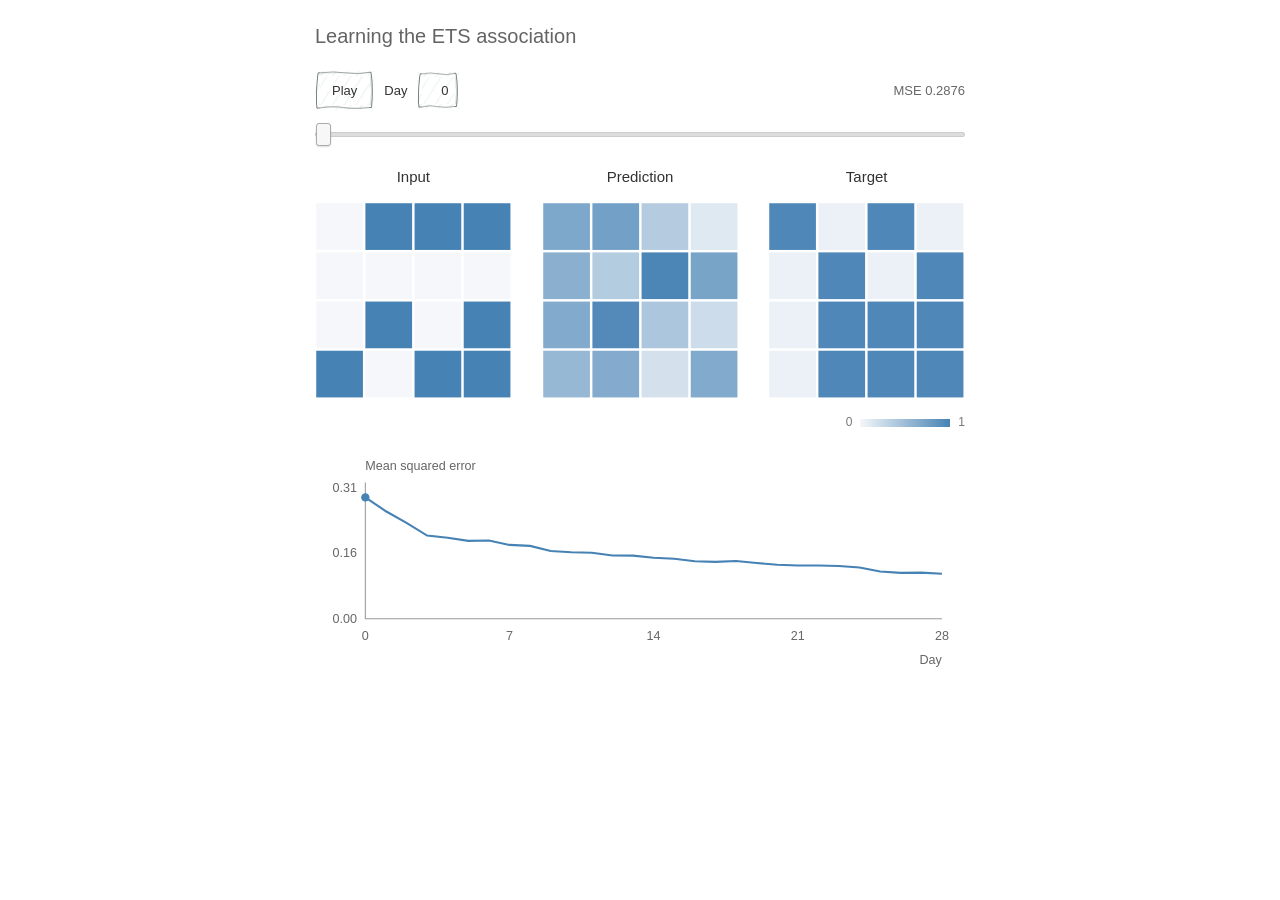
<file: outputs/rat/mosaic.html>
<!doctype html><html lang="en"><head><meta charset="utf-8"><meta name="viewport" content="width=device-width,initial-scale=1"><title>Learning the ETS association</title><style>
*{box-sizing:border-box}body{max-width:650px;margin:0 auto;padding:8px 0 20px;font:15px/1.65 -apple-system,BlinkMacSystemFont,"Segoe UI",Arial,sans-serif;color:#323232;background:white}h3{font-size:20px;font-weight:400;color:#646464;margin:12px 0 18px}header{display:flex;gap:10px;align-items:center;font-size:13px;flex-wrap:wrap}button{font:inherit;padding:4px 12px;background:#f5f5f5;border:1px solid #ccc;border-radius:2px;cursor:pointer}button:hover{background:#eee}#number{display:inline-block;min-width:42px;padding:3px 6px;border:1px solid #ddd;text-align:right;font-variant-numeric:tabular-nums;background:#fafafa}#loss{color:#666;margin-left:auto}#day{appearance:none;display:block;width:100%;height:5px;margin:22px 0 28px;background:#ddd;border:1px solid #ccc;border-radius:2px;cursor:pointer}#day::-webkit-slider-thumb{appearance:none;width:15px;height:23px;background:#f7f7f7;border:1px solid #aaa;border-radius:3px;box-shadow:0 1px 2px #0002}#day::-moz-range-thumb{width:15px;height:23px;background:#f7f7f7;border:1px solid #aaa;border-radius:3px}button:focus-visible,input:focus-visible{outline:2px solid #4682b4;outline-offset:4px}.patterns{display:grid;grid-template-columns:repeat(3,1fr);gap:30px}.pattern h4{text-align:center;font-size:15px;font-weight:400;margin:0 0 12px}.pattern svg{width:100%;display:block}.key{display:flex;justify-content:flex-end;gap:8px;align-items:center;font-size:12px;color:#777;margin:14px 0}.key i{display:inline-block;width:90px;height:8px;background:linear-gradient(to right,#f5f7fa,#4682b4)}#curve{display:block;width:100%;height:auto;margin-top:18px}svg text{font:12px Arial,sans-serif;fill:#666}@media(max-width:480px){body{padding:8px 8px 18px}.patterns{gap:14px}.pattern h4{font-size:13px}h3{font-size:18px}}
</style><script src="../../website/sketch_controls.js" defer></script></head><body><h3>Learning the ETS association</h3>
<header><button id="play" type="button">Play</button><label for="day">Day</label><output id="number" for="day">0</output><span id="loss"></span></header>
<input id="day" type="range" min="0" max="28" step="1" value="0" aria-label="Consolidation day">
<div class="patterns"><section class="pattern"><h4>Input</h4><svg id="input" viewBox="0 0 160 160" role="img" aria-label="Sixteen ETS input units"></svg></section><section class="pattern"><h4>Prediction</h4><svg id="prediction" viewBox="0 0 160 160" role="img" aria-label="Sixteen predicted output activities"></svg></section><section class="pattern"><h4>Target</h4><svg id="target" viewBox="0 0 160 160" role="img" aria-label="Sixteen ETS target units"></svg></section></div>
<div class="key"><span>0</span><i></i><span>1</span></div><svg id="curve" viewBox="0 0 620 210" role="img" aria-label="ETS mean squared error over 28 days"></svg>
<script>
const data={"seed": 100, "learning_rate": 0.35, "pretraining_epochs": 100, "lesion_day": null, "inputs": [[1.0, 1.0, 0.0, 1.0, 0.0, 0.0, 0.0, 0.0, 1.0, 1.0, 1.0, 1.0, 0.0, 1.0, 1.0, 1.0], [0.0, 1.0, 1.0, 0.0, 1.0, 1.0, 1.0, 0.0, 0.0, 1.0, 0.0, 1.0, 1.0, 1.0, 1.0, 1.0], [1.0, 1.0, 0.0, 1.0, 0.0, 1.0, 0.0, 0.0, 0.0, 1.0, 0.0, 1.0, 1.0, 0.0, 0.0, 0.0], [1.0, 1.0, 0.0, 1.0, 1.0, 1.0, 1.0, 0.0, 1.0, 0.0, 1.0, 0.0, 1.0, 1.0, 0.0, 0.0], [1.0, 0.0, 1.0, 1.0, 0.0, 0.0, 0.0, 1.0, 0.0, 0.0, 0.0, 1.0, 1.0, 1.0, 1.0, 0.0], [1.0, 1.0, 0.0, 0.0, 1.0, 1.0, 1.0, 1.0, 0.0, 1.0, 1.0, 0.0, 0.0, 0.0, 0.0, 1.0], [1.0, 1.0, 0.0, 1.0, 0.0, 1.0, 1.0, 0.0, 1.0, 1.0, 1.0, 1.0, 1.0, 1.0, 0.0, 0.0], [0.0, 1.0, 0.0, 0.0, 1.0, 0.0, 1.0, 0.0, 0.0, 1.0, 0.0, 1.0, 1.0, 0.0, 1.0, 0.0], [0.0, 0.0, 0.0, 0.0, 0.0, 0.0, 1.0, 0.0, 1.0, 1.0, 0.0, 1.0, 0.0, 0.0, 0.0, 1.0], [1.0, 1.0, 1.0, 1.0, 0.0, 0.0, 0.0, 1.0, 1.0, 1.0, 1.0, 0.0, 1.0, 1.0, 1.0, 1.0], [1.0, 1.0, 1.0, 0.0, 0.0, 0.0, 1.0, 1.0, 1.0, 1.0, 1.0, 1.0, 0.0, 0.0, 0.0, 1.0], [1.0, 1.0, 0.0, 1.0, 1.0, 1.0, 1.0, 0.0, 0.0, 1.0, 1.0, 1.0, 1.0, 1.0, 1.0, 1.0], [1.0, 1.0, 0.0, 1.0, 0.0, 0.0, 1.0, 1.0, 1.0, 0.0, 0.0, 0.0, 0.0, 0.0, 1.0, 0.0], [1.0, 0.0, 0.0, 0.0, 1.0, 1.0, 1.0, 0.0, 0.0, 1.0, 1.0, 1.0, 0.0, 1.0, 1.0, 1.0], [0.0, 1.0, 1.0, 1.0, 1.0, 1.0, 0.0, 1.0, 1.0, 0.0, 1.0, 1.0, 1.0, 1.0, 0.0, 1.0], [1.0, 1.0, 1.0, 1.0, 0.0, 1.0, 0.0, 1.0, 0.0, 0.0, 0.0, 0.0, 1.0, 0.0, 0.0, 1.0], [0.0, 0.0, 1.0, 0.0, 1.0, 0.0, 1.0, 0.0, 1.0, 1.0, 0.0, 0.0, 0.0, 1.0, 1.0, 0.0], [1.0, 1.0, 0.0, 1.0, 0.0, 0.0, 0.0, 0.0, 0.0, 1.0, 1.0, 0.0, 1.0, 0.0, 1.0, 0.0], [1.0, 0.0, 0.0, 0.0, 0.0, 1.0, 0.0, 0.0, 1.0, 0.0, 0.0, 1.0, 0.0, 1.0, 1.0, 1.0], [1.0, 0.0, 0.0, 0.0, 1.0, 1.0, 1.0, 0.0, 0.0, 1.0, 0.0, 1.0, 0.0, 1.0, 0.0, 1.0], [0.0, 1.0, 1.0, 1.0, 0.0, 0.0, 0.0, 0.0, 0.0, 1.0, 0.0, 1.0, 1.0, 0.0, 1.0, 1.0]], "targets": [[0.05, 0.05, 0.9500000000000001, 0.9500000000000001, 0.9500000000000001, 0.9500000000000001, 0.05, 0.9500000000000001, 0.9500000000000001, 0.05, 0.05, 0.05, 0.05, 0.9500000000000001, 0.9500000000000001, 0.9500000000000001], [0.9500000000000001, 0.9500000000000001, 0.05, 0.05, 0.9500000000000001, 0.05, 0.9500000000000001, 0.9500000000000001, 0.9500000000000001, 0.9500000000000001, 0.9500000000000001, 0.9500000000000001, 0.05, 0.9500000000000001, 0.05, 0.9500000000000001], [0.05, 0.05, 0.05, 0.9500000000000001, 0.05, 0.05, 0.9500000000000001, 0.9500000000000001, 0.9500000000000001, 0.9500000000000001, 0.05, 0.9500000000000001, 0.05, 0.05, 0.05, 0.9500000000000001], [0.9500000000000001, 0.05, 0.9500000000000001, 0.05, 0.9500000000000001, 0.9500000000000001, 0.05, 0.9500000000000001, 0.05, 0.05, 0.05, 0.9500000000000001, 0.05, 0.05, 0.05, 0.9500000000000001], [0.9500000000000001, 0.05, 0.05, 0.05, 0.05, 0.9500000000000001, 0.05, 0.05, 0.9500000000000001, 0.05, 0.9500000000000001, 0.05, 0.9500000000000001, 0.9500000000000001, 0.9500000000000001, 0.05], [0.9500000000000001, 0.9500000000000001, 0.9500000000000001, 0.05, 0.9500000000000001, 0.9500000000000001, 0.05, 0.05, 0.9500000000000001, 0.05, 0.05, 0.9500000000000001, 0.05, 0.9500000000000001, 0.9500000000000001, 0.9500000000000001], [0.9500000000000001, 0.05, 0.05, 0.9500000000000001, 0.05, 0.05, 0.05, 0.05, 0.9500000000000001, 0.9500000000000001, 0.05, 0.9500000000000001, 0.9500000000000001, 0.9500000000000001, 0.9500000000000001, 0.9500000000000001], [0.05, 0.05, 0.9500000000000001, 0.05, 0.9500000000000001, 0.9500000000000001, 0.05, 0.05, 0.05, 0.9500000000000001, 0.05, 0.05, 0.9500000000000001, 0.05, 0.05, 0.9500000000000001], [0.9500000000000001, 0.05, 0.9500000000000001, 0.05, 0.9500000000000001, 0.9500000000000001, 0.9500000000000001, 0.05, 0.9500000000000001, 0.05, 0.05, 0.05, 0.9500000000000001, 0.05, 0.05, 0.9500000000000001], [0.9500000000000001, 0.9500000000000001, 0.05, 0.9500000000000001, 0.05, 0.9500000000000001, 0.9500000000000001, 0.9500000000000001, 0.05, 0.05, 0.9500000000000001, 0.9500000000000001, 0.05, 0.9500000000000001, 0.9500000000000001, 0.9500000000000001], [0.9500000000000001, 0.05, 0.9500000000000001, 0.9500000000000001, 0.9500000000000001, 0.9500000000000001, 0.9500000000000001, 0.9500000000000001, 0.9500000000000001, 0.05, 0.05, 0.05, 0.05, 0.9500000000000001, 0.05, 0.9500000000000001], [0.05, 0.9500000000000001, 0.05, 0.05, 0.05, 0.9500000000000001, 0.9500000000000001, 0.9500000000000001, 0.05, 0.05, 0.05, 0.9500000000000001, 0.05, 0.9500000000000001, 0.9500000000000001, 0.9500000000000001], [0.05, 0.05, 0.9500000000000001, 0.9500000000000001, 0.9500000000000001, 0.9500000000000001, 0.05, 0.05, 0.9500000000000001, 0.05, 0.9500000000000001, 0.9500000000000001, 0.9500000000000001, 0.9500000000000001, 0.05, 0.9500000000000001], [0.9500000000000001, 0.05, 0.9500000000000001, 0.05, 0.9500000000000001, 0.9500000000000001, 0.9500000000000001, 0.9500000000000001, 0.9500000000000001, 0.05, 0.9500000000000001, 0.05, 0.9500000000000001, 0.05, 0.05, 0.9500000000000001], [0.9500000000000001, 0.9500000000000001, 0.9500000000000001, 0.05, 0.05, 0.05, 0.9500000000000001, 0.05, 0.9500000000000001, 0.9500000000000001, 0.05, 0.9500000000000001, 0.9500000000000001, 0.05, 0.9500000000000001, 0.9500000000000001], [0.9500000000000001, 0.9500000000000001, 0.9500000000000001, 0.05, 0.9500000000000001, 0.9500000000000001, 0.05, 0.9500000000000001, 0.05, 0.05, 0.05, 0.05, 0.05, 0.9500000000000001, 0.9500000000000001, 0.05], [0.9500000000000001, 0.05, 0.9500000000000001, 0.05, 0.05, 0.9500000000000001, 0.05, 0.05, 0.05, 0.9500000000000001, 0.05, 0.05, 0.05, 0.05, 0.9500000000000001, 0.9500000000000001], [0.9500000000000001, 0.9500000000000001, 0.9500000000000001, 0.05, 0.9500000000000001, 0.9500000000000001, 0.9500000000000001, 0.05, 0.9500000000000001, 0.9500000000000001, 0.9500000000000001, 0.05, 0.9500000000000001, 0.9500000000000001, 0.05, 0.05], [0.05, 0.9500000000000001, 0.9500000000000001, 0.05, 0.9500000000000001, 0.9500000000000001, 0.05, 0.05, 0.9500000000000001, 0.05, 0.9500000000000001, 0.05, 0.9500000000000001, 0.05, 0.05, 0.05], [0.9500000000000001, 0.05, 0.9500000000000001, 0.9500000000000001, 0.9500000000000001, 0.9500000000000001, 0.05, 0.05, 0.9500000000000001, 0.05, 0.9500000000000001, 0.9500000000000001, 0.05, 0.9500000000000001, 0.05, 0.9500000000000001], [0.9500000000000001, 0.05, 0.9500000000000001, 0.05, 0.05, 0.9500000000000001, 0.05, 0.9500000000000001, 0.05, 0.9500000000000001, 0.9500000000000001, 0.9500000000000001, 0.05, 0.9500000000000001, 0.9500000000000001, 0.9500000000000001]], "frames": [{"day": 0, "output": [0.6775113839407558, 0.7403176790715686, 0.3726912524423012, 0.12294815150844007, 0.6115382730505744, 0.3701420706855357, 0.9628859988273324, 0.7116808185993391, 0.6581748708048681, 0.9273602941677724, 0.41519257800931314, 0.23148978209631765, 0.5379328058728164, 0.6483121818609439, 0.1869487418364435, 0.656297702433867], "hidden": [0.03540510169287154, 0.5890486857683404, 0.013690243691822849, 0.3285244923305936, 0.29617364010248093, 0.05395664134807186, 0.0002958589529784634, 0.032755137332279465, 0.008296582072705977, 0.627327250573583, 0.14057142231591813, 0.8063263071380476, 0.2810688013713864, 0.6228231091664803, 0.24652695431347496, 0.5460154627848481], "mse": 0.28758625390948495, "background_mse": 0.025919323807825616, "score": 0.0}, {"day": 1, "output": [0.7202946091732544, 0.7342810219479271, 0.34763103337721174, 0.13875925076268064, 0.5491607057709694, 0.3960458179319987, 0.9568190839681306, 0.7166729054027728, 0.5953540449720446, 0.9231936206960641, 0.41961119058389507, 0.27677770247954253, 0.438837479537704, 0.724093037048636, 0.2810265812853568, 0.686767982571433], "hidden": [0.037440514407551424, 0.6144350835751963, 0.013471256623522393, 0.2876346331791182, 0.28796152204111597, 0.0591966923976017, 0.0002797005014470496, 0.035760454470369143, 0.008847257672801503, 0.5430184271351147, 0.1446789687007441, 0.7769228697502327, 0.27720580580858784, 0.6634247816991048, 0.2464748619131416, 0.5710786520153059], "mse": 0.25476474556113987, "background_mse": 0.025711402971534614, "score": 0.11412752835771955}, {"day": 2, "output": [0.737339731396278, 0.7243657409931998, 0.2960603472654872, 0.17094350240633274, 0.4442525584111341, 0.4049875237995332, 0.9584137852797363, 0.712323985054536, 0.5547448603266517, 0.9202414816047272, 0.46694112424777506, 0.35016706365397043, 0.3756820591884475, 0.786165246019805, 0.3799100544886487, 0.7256299792433484], "hidden": [0.03819854293277315, 0.6127196251295614, 0.012774898877404756, 0.2492996792209136, 0.28595071414299444, 0.06259384585709846, 0.00026259866235187914, 0.03557010814131038, 0.007666800969927626, 0.4698974910898862, 0.13795535476468093, 0.7665794139992165, 0.265055001473996, 0.706660959997418, 0.28275000552060164, 0.5999133283911412], "mse": 0.22709316062146725, "background_mse": 0.0253144719329914, "score": 0.21034765210668704}, {"day": 3, "output": [0.8049734006690782, 0.6929313817557171, 0.24194957036912504, 0.2468791309120476, 0.3553433024998342, 0.40353819425491333, 0.9542580323058392, 0.7778827324658271, 0.507277694397157, 0.9145369543132132, 0.5164836904863942, 0.4355482171457325, 0.2369175673558887, 0.8525699144669102, 0.5013563822376924, 0.7761463586916972], "hidden": [0.037359267855741604, 0.6452959259577994, 0.0121153700310711, 0.1976653773117522, 0.29975196421760986, 0.0666976469474481, 0.0002527249333352581, 0.03215277908250709, 0.0072364275269996056, 0.3613365847887397, 0.154778891082668, 0.7511128612416293, 0.2541014053192365, 0.7550072940449032, 0.28933935029303415, 0.6511483562861053], "mse": 0.19703417420929573, "background_mse": 0.025529395890988193, "score": 0.31486929041013767}, {"day": 4, "output": [0.7645371186346411, 0.6458954853074963, 0.25828277288939766, 0.25802048743487144, 0.385116383947383, 0.4340977589939381, 0.9476695022221951, 0.7706368868556329, 0.5342525364087405, 0.9100848553736783, 0.5432478764787367, 0.45051059224953477, 0.2559430925120925, 0.8353191429896077, 0.49431364176085313, 0.7830109081203813], "hidden": [0.037701654080480033, 0.6364661332346342, 0.013911547732298399, 0.1917724216997971, 0.32341941423285264, 0.05816815327315182, 0.00025636446730867746, 0.03306446437908109, 0.006986795005203936, 0.3523921432965791, 0.16523342984082814, 0.7351193087560343, 0.2585265254107041, 0.7379268517083313, 0.31995432702694226, 0.6207807242924224], "mse": 0.19186270602081715, "background_mse": 0.024674860501422376, "score": 0.3328516109076475}, {"day": 5, "output": [0.7865038958231818, 0.6425642343663074, 0.24951390876551421, 0.27718337238687496, 0.3426119863063944, 0.46469374971437777, 0.944005041503251, 0.7253433087110085, 0.5408834278789193, 0.9083934152164733, 0.5829088525374712, 0.4646432488174032, 0.2630070704759699, 0.8591577466672469, 0.5459611359063284, 0.773150426632651], "hidden": [0.03893025185336203, 0.6032729275215332, 0.01376172929955297, 0.20595221887669418, 0.320439566506857, 0.05889001760052963, 0.00024815148683390024, 0.031257471531672146, 0.006492710294722373, 0.3219256740223497, 0.15679066518176651, 0.7047326905131518, 0.252414577920216, 0.7665305553293436, 0.33648755284564325, 0.6263684334034998], "mse": 0.1845117629620507, "background_mse": 0.024388311453937182, "score": 0.3584124399070755}, {"day": 6, "output": [0.7854034681150324, 0.6333872134816393, 0.26090013277138535, 0.24721002227804575, 0.3445678446303492, 0.4612961200542587, 0.9503391658497067, 0.7422323058293882, 0.53768298573621, 0.9150915905872876, 0.5801712757213366, 0.46083476776452625, 0.2801203264419485, 0.8338644492794568, 0.509219818871564, 0.7803881722295098], "hidden": [0.039569438123721094, 0.6076775604495642, 0.014312537694804024, 0.2072167828847747, 0.3295490067329562, 0.053950859705089595, 0.0002283826953665425, 0.028298873218170772, 0.006611851755564957, 0.329500458574242, 0.15216587911812382, 0.7266240667317356, 0.2693971624126252, 0.7629277152157065, 0.3388011420860279, 0.609208403147761], "mse": 0.18532313606649983, "background_mse": 0.02405147282046053, "score": 0.355591119021883}, {"day": 7, "output": [0.8179250867285229, 0.6227889083332405, 0.24442008550468597, 0.28331557735213686, 0.33077487285779217, 0.5050432466775016, 0.9396216845113307, 0.7174785688478846, 0.5357651898058345, 0.8977123713211674, 0.6070420746440103, 0.47148294542520264, 0.24609349316444107, 0.892085596390989, 0.6030210103688215, 0.7701299011918057], "hidden": [0.03958858545882932, 0.6120662879197672, 0.013490777510285464, 0.20724357052961573, 0.32661134434663897, 0.0586467300601751, 0.0002285836835975244, 0.028728302743782127, 0.006633947372330093, 0.2973345528101227, 0.15717968418745074, 0.6755750868653168, 0.2597449887609521, 0.7811876255329993, 0.35073694906991293, 0.6581737992469002], "mse": 0.17499868896087403, "background_mse": 0.02378302471860657, "score": 0.39149146879616437}, {"day": 8, "output": [0.7775737288503056, 0.6287777775056064, 0.2894116972490927, 0.2431711521076563, 0.3914559172388461, 0.5230438999187356, 0.9367413484428011, 0.7976390683321257, 0.47056396956886865, 0.896938580684829, 0.5541803913919574, 0.45485563550586156, 0.21250572746468277, 0.8445365003667978, 0.5375281610381318, 0.7881207357873076], "hidden": [0.039594593293793855, 0.6608531113685814, 0.012477444040027453, 0.19330099642967705, 0.3579322554543908, 0.06937504461996986, 0.0002078320719891477, 0.027334435066413303, 0.00589552102425376, 0.296109577527546, 0.17214393701587372, 0.6987106115271977, 0.28160582535352524, 0.7481206839384558, 0.3258213828918553, 0.5948434085989963], "mse": 0.1726383442566409, "background_mse": 0.023148141853785144, "score": 0.39969890107829287}, {"day": 9, "output": [0.7990984975463447, 0.5836820963147182, 0.2316991356357478, 0.29743916706772067, 0.29260938851551765, 0.5054577511552143, 0.9385587182857807, 0.7863318110615817, 0.46720834071287415, 0.8954533772601425, 0.5897523559305561, 0.5351995772417122, 0.18818867435677006, 0.8752359497561106, 0.6450835023820689, 0.8234283037485497], "hidden": [0.04058391344096165, 0.6346473515323742, 0.01157309526452062, 0.1650805056583033, 0.35673973114582314, 0.07751741914897059, 0.0001976657997107164, 0.026022404705945103, 0.006127712094333922, 0.24575602892610887, 0.17200742902084493, 0.6997977781009649, 0.2642690398993625, 0.7834770945794307, 0.36554009487294314, 0.6333581536531383], "mse": 0.1606329526226754, "background_mse": 0.022871980860665497, "score": 0.441444260846928}, {"day": 10, "output": [0.7963105164182502, 0.5353299687668721, 0.25213550706337856, 0.301432566376669, 0.31478284153845937, 0.5309208475000667, 0.9386655386925774, 0.7802473419999265, 0.5015229741412575, 0.895793020805223, 0.6409288846430057, 0.5247913248234111, 0.2065517983416251, 0.8760388393352238, 0.6089504450085036, 0.8237239048487328], "hidden": [0.039560226648570854, 0.6195293893750604, 0.013285001415670362, 0.16970585466610105, 0.3828804098475175, 0.0679652864571263, 0.00019798280085921822, 0.025405102944948667, 0.0060931098933479505, 0.25982380653236997, 0.17937286628939458, 0.68780660965556, 0.2777691138613009, 0.7924388862431075, 0.38293695691675844, 0.6262143601638015], "mse": 0.15744102814100558, "background_mse": 0.02230817367309031, "score": 0.4525432770143505}, {"day": 11, "output": [0.7965520793058969, 0.5704643623839255, 0.2684171455376126, 0.28112835896717847, 0.3523296886878941, 0.5652473867635331, 0.9315944014479715, 0.7967918892171297, 0.46758963303283785, 0.886061740955493, 0.6240243969825511, 0.49857490317029723, 0.19300642435664778, 0.8799029477883906, 0.606805690613085, 0.8099859485918168], "hidden": [0.039528048644139745, 0.6469625677191444, 0.013128844615894529, 0.1763902108104631, 0.3871748891121682, 0.07502564608664936, 0.00018878310072906033, 0.024992353825675856, 0.005438480528656075, 0.2578625797098736, 0.1775647439533927, 0.6683505151010934, 0.2844187142977815, 0.7839889387686311, 0.366927091963645, 0.616376091305963], "mse": 0.15648679798382772, "background_mse": 0.02168427834201791, "score": 0.4558613429657161}, {"day": 12, "output": [0.8067398802111072, 0.536267035224705, 0.277881407974934, 0.29247844333277256, 0.3396621108007487, 0.5884016160602835, 0.9241513322211101, 0.7893690644501122, 0.45520341862561936, 0.8774176565913441, 0.619381844631068, 0.49620554336794925, 0.19228924027862937, 0.8921443891644854, 0.6373502380829219, 0.8133547660398066], "hidden": [0.0402386962060203, 0.6361118484377849, 0.011974174878250221, 0.17615755573858796, 0.3921945330637067, 0.08478840139151395, 0.00018556455090345262, 0.025262953364223142, 0.005941565394208127, 0.25166598979779553, 0.18395153870443864, 0.6538379355869883, 0.29160523601489646, 0.7855877177970424, 0.37179288519466114, 0.6310018290637789], "mse": 0.14980185882756902, "background_mse": 0.02149206743564166, "score": 0.4791063314357238}, {"day": 13, "output": [0.7946457065216456, 0.5234540965430862, 0.290454500354579, 0.2753779939857239, 0.33484989933642156, 0.5749651444967676, 0.9347138246163588, 0.8179923832919648, 0.4348959026829597, 0.8871258384936443, 0.6122265250972668, 0.49750389558503855, 0.19647609105455205, 0.8695580613510965, 0.5992705834882056, 0.8296818843259538], "hidden": [0.0396700785014951, 0.630368751233116, 0.0114547318895025, 0.1654634117613923, 0.4111345392923554, 0.08712851664012222, 0.00017056375395191274, 0.022987430820472686, 0.005420621690104473, 0.25362997921523284, 0.17997250820840047, 0.6794697930367942, 0.304233798572367, 0.7803733032375347, 0.36341358370249016, 0.6030769115612369], "mse": 0.14952373743111247, "background_mse": 0.021040030552069332, "score": 0.48007342006626763}, {"day": 14, "output": [0.809060103128445, 0.4961275452627482, 0.2708171484350949, 0.31647558086338146, 0.2977275385507385, 0.5721859054766409, 0.9348623318931563, 0.7986088475683077, 0.4520197134282261, 0.8972193665192608, 0.6609314126885137, 0.5424703356203159, 0.1804525082155554, 0.8799082385783144, 0.6269391206649338, 0.8439380620198084], "hidden": [0.0399249174422736, 0.6175356677506233, 0.012290834113356514, 0.15296652173860087, 0.418588718199722, 0.07843743829781405, 0.00016848562843396997, 0.02236054275155526, 0.005241201843150595, 0.23886366865345326, 0.18906242658264047, 0.6758747700868457, 0.2960870488344683, 0.8129083610772021, 0.38312877672193446, 0.6129176914070592], "mse": 0.14455002326140926, "background_mse": 0.020694935764902583, "score": 0.4973681067979522}, {"day": 15, "output": [0.7954813146048736, 0.4892759451715813, 0.31170667814864383, 0.3037523898621205, 0.3623358531652655, 0.6238149664491306, 0.9235404116470467, 0.8303260131572267, 0.4468587527449232, 0.875758728599072, 0.6571958701379594, 0.49957194955508094, 0.17065522038012726, 0.874726010852195, 0.606619720285403, 0.836233658306214], "hidden": [0.03933932990741513, 0.6397568139871359, 0.01230735945528049, 0.15809277683154732, 0.4514751978618519, 0.0881102344074684, 0.00016155211321870942, 0.022056125676803102, 0.005073633539374591, 0.24259425964888018, 0.19753507332107262, 0.649494048395328, 0.3119402790609827, 0.7946127721024896, 0.37352043377663985, 0.5961672977997564], "mse": 0.142043629447726, "background_mse": 0.020324375804234775, "score": 0.5060833836222476}, {"day": 16, "output": [0.8212029641020762, 0.46580957627561626, 0.2825938674443919, 0.3456691205821897, 0.3176124174607713, 0.6216454293047904, 0.9218480805268142, 0.8128791037962608, 0.44383979713099425, 0.8780436145077596, 0.694706411803794, 0.5505343004417064, 0.15357595356391687, 0.9016005258135342, 0.6531205449272887, 0.8466319927919593], "hidden": [0.03943296491214451, 0.6258953441165142, 0.01224499423658003, 0.14676899703937196, 0.4480449105796489, 0.08484411536148599, 0.00016582373979125574, 0.021650260605580656, 0.005012420844189861, 0.22189646549921646, 0.20135719869066765, 0.6367062700014395, 0.2952049543069701, 0.8239951959363347, 0.3835751444664093, 0.6224883448651808], "mse": 0.1361012382574083, "background_mse": 0.020152021848279744, "score": 0.5267463711939275}, {"day": 17, "output": [0.8170860487052102, 0.4574345195929831, 0.3087008615997267, 0.3354669557001766, 0.3591580469471981, 0.645375664732118, 0.9158625374730642, 0.8275158141786956, 0.4336458518153651, 0.8729989283999053, 0.704819204549166, 0.5270164254519369, 0.14745856641821828, 0.8998308160394042, 0.6187397731567639, 0.8418119456338393], "hidden": [0.03924639655944874, 0.6408363591731896, 0.012279833329460572, 0.1511697947127783, 0.470479816999699, 0.08321225031196941, 0.00016661226188252376, 0.021280941880649214, 0.004888141726725241, 0.2261284099583555, 0.21061257878501324, 0.6250298598815005, 0.30506362468989995, 0.8212334527282203, 0.37128403444097197, 0.607552156913261], "mse": 0.1346946944213137, "background_mse": 0.019909099896278534, "score": 0.5316372302561179}, {"day": 18, "output": [0.8010926806440343, 0.463261236483296, 0.3490172012031138, 0.2819447662245583, 0.3710381859143991, 0.648429186650661, 0.9201619195818747, 0.814207502783225, 0.43595565900842215, 0.8850502205477047, 0.670709211832948, 0.4882731918203912, 0.17504316724524152, 0.8732724247561073, 0.5877593485496662, 0.8337141591615965], "hidden": [0.04109733405567168, 0.6200858801835331, 0.011716711978744014, 0.1636314348558848, 0.4711697967666801, 0.08271216729014226, 0.00015009955123034075, 0.020908030829313754, 0.005128619646159066, 0.24707785876560057, 0.19859455295953654, 0.6324988538204299, 0.3267469114228602, 0.8116112471916851, 0.35679705206690326, 0.5766411684234534], "mse": 0.13676297589842323, "background_mse": 0.019264750777443405, "score": 0.5244453653842993}, {"day": 19, "output": [0.8170899195652382, 0.4253375413639671, 0.3289651052718636, 0.3093821395765157, 0.32742600508800074, 0.6309894372498555, 0.9238685686542857, 0.8242133180260282, 0.4388130021141849, 0.8854125812382063, 0.6904853221829828, 0.524630923930093, 0.16349855096371022, 0.8871741011666995, 0.6157802578256678, 0.8520671446953063], "hidden": [0.040542020915485984, 0.6073793073983171, 0.011802918411588195, 0.15406708506163938, 0.4856428849492971, 0.0837379073605477, 0.00014622040666606754, 0.019993869077189242, 0.004966751046258021, 0.22875750893820257, 0.20182663837787151, 0.6467676210809308, 0.32593886814896544, 0.8235869785392107, 0.36234428907087224, 0.6026294814154359], "mse": 0.13196654908283986, "background_mse": 0.018952404700088698, "score": 0.5411235853978783}, {"day": 20, "output": [0.8208117252054065, 0.4242081459622404, 0.3583991760147243, 0.3159670934322692, 0.33237112254538015, 0.6642006121469819, 0.9125459287314666, 0.7986568647801541, 0.43826357554910567, 0.878349462041532, 0.6926300361391506, 0.5114980763627128, 0.1702215619149922, 0.8891121520584782, 0.6373796290556819, 0.8464162981774023], "hidden": [0.04167566826419722, 0.5884176319323194, 0.011692648707808801, 0.1631443180879595, 0.486793150722595, 0.09511605551689545, 0.00014416695761554647, 0.020393079127405667, 0.005263457805752595, 0.2232460954199006, 0.20571050400814905, 0.6178836946323141, 0.33021136252428807, 0.827413733609056, 0.3619814364166133, 0.5902964311991136], "mse": 0.1279239758674989, "background_mse": 0.018769317374244424, "score": 0.5551804923619132}, {"day": 21, "output": [0.8110857809370688, 0.4245472001648035, 0.3527228970463483, 0.3141816722143423, 0.3507505549309161, 0.6637437978861664, 0.9166204817554505, 0.840731336552334, 0.39290651013529876, 0.8747221775776285, 0.6921939880826792, 0.5272912617638476, 0.14471147060313036, 0.8855393304479349, 0.6176505166400686, 0.8600091602934898], "hidden": [0.0410890643974093, 0.6266279684637712, 0.011028396965141353, 0.14699028783295567, 0.5051350293207703, 0.1031162176633953, 0.00014264908945366259, 0.019666644883102827, 0.00453687598440608, 0.216889386065135, 0.21365369890605113, 0.639787240085761, 0.3345466087975114, 0.8237050998343595, 0.35978551379107054, 0.5819714203767875], "mse": 0.12634731763204693, "background_mse": 0.018226264112626255, "score": 0.5606628762172563}, {"day": 22, "output": [0.8275955699227038, 0.40238501026585954, 0.32279036722604965, 0.3392948453265044, 0.2857837254150412, 0.6496438880590534, 0.9186305024998662, 0.7911347022299349, 0.44832670927525853, 0.8790036410965134, 0.7075612416792306, 0.5581410213375093, 0.1761646839880632, 0.9028331778069485, 0.6790290954938708, 0.8593243924742284], "hidden": [0.04199531008208957, 0.5645942310077695, 0.011326207837684765, 0.15159156961882572, 0.4852945772740069, 0.09783061537191477, 0.0001319079212758694, 0.01944383767967192, 0.005026780352254078, 0.21010290278714464, 0.2010587284827151, 0.6254784015903736, 0.32609995358229454, 0.8370331306846905, 0.3857194097325236, 0.6110357142907064], "mse": 0.12610190983024558, "background_mse": 0.018345752436395742, "score": 0.5615162125588418}, {"day": 23, "output": [0.8165091082898477, 0.4340120155967471, 0.37797490460874517, 0.27092838688439885, 0.35672051622783174, 0.6844276084485382, 0.9227862173128704, 0.8498329593984828, 0.39709861391269746, 0.8779720986401714, 0.6946650813244664, 0.5057181451657924, 0.15227643613002775, 0.8773456824343486, 0.6196746807271537, 0.853718158357375], "hidden": [0.04108382977805429, 0.6212626313525985, 0.011163652961519274, 0.15481899739274088, 0.5117957484270939, 0.10689075979202779, 0.00011821460882421991, 0.018155952396036696, 0.0042519103732687824, 0.2254344564805004, 0.1996164298663295, 0.6361551834086926, 0.3558164752899664, 0.8317461168243306, 0.3550440497007615, 0.572921156871857], "mse": 0.12500464862375915, "background_mse": 0.017495514500151858, "score": 0.56533162860036}, {"day": 24, "output": [0.8111169111574028, 0.43019395479168154, 0.38806593492130526, 0.27712300939121026, 0.3407830964803273, 0.6910339691182062, 0.9241720158752903, 0.8494764267501415, 0.38336842325238457, 0.8723754740635379, 0.6916547923642525, 0.5350869492039518, 0.14979424917675868, 0.8761483737260499, 0.624182366926446, 0.8647058448834082], "hidden": [0.041153087316019465, 0.6118651873275373, 0.010758941543344449, 0.14593158915448037, 0.5185883919387936, 0.12252660694839866, 0.00011618363649707839, 0.0180295660836536, 0.004071844673269981, 0.22357508921578065, 0.19933581037034073, 0.6389362305100739, 0.3510685174078635, 0.8327484143906121, 0.36080016493041467, 0.5650219400893297], "mse": 0.12137443521586137, "background_mse": 0.017205771892846326, "score": 0.577954670760923}, {"day": 25, "output": [0.8389736129574589, 0.3757114785894835, 0.4012770273658216, 0.30953766749402767, 0.3040656309793763, 0.7005088059974145, 0.9193503260881885, 0.8529714476360466, 0.3539486863783655, 0.868527483202011, 0.6963394648330637, 0.5511204067884873, 0.13909110199689795, 0.8902862315717085, 0.6747532377025005, 0.8823111579886354], "hidden": [0.0427569579177114, 0.5981143172833189, 0.010005690891821292, 0.13452927366203216, 0.532073261858471, 0.14140180848458384, 0.00011505401646142086, 0.01821195436541287, 0.004871076158073313, 0.20815281893248902, 0.21002370157623357, 0.637442530572177, 0.361970145806715, 0.8515257450380195, 0.3602402874806664, 0.5937199181053486], "mse": 0.11207299672699889, "background_mse": 0.01723918627320617, "score": 0.6102977969097481}, {"day": 26, "output": [0.8378290381286427, 0.38967484875730507, 0.4257783116130118, 0.2970714367340336, 0.30614484228987726, 0.7227466673231945, 0.9133691837958918, 0.8435778865202597, 0.345675689970272, 0.8574513713898461, 0.691599173064391, 0.5494626344805731, 0.138407249441784, 0.8947279880138423, 0.699939359063544, 0.8787772023921674], "hidden": [0.04308450736133885, 0.5883979092704968, 0.01017304061534055, 0.13868181173585623, 0.535464225373809, 0.16070996992654632, 0.00010830498626551109, 0.01862948899892434, 0.004601921728776916, 0.20274916184639508, 0.20327522134396903, 0.619837630725839, 0.36079771746867223, 0.8545726865266781, 0.357945571535009, 0.5856184466514333], "mse": 0.10871654069647697, "background_mse": 0.01707169468813009, "score": 0.6219689250839698}, {"day": 27, "output": [0.8280168697134387, 0.3633226303757833, 0.42381731204621437, 0.3106445773952712, 0.30413226103219787, 0.7107596989868771, 0.9127941626550177, 0.8520720806476954, 0.353419019403287, 0.8642801511128293, 0.6916223775035333, 0.5495880300116783, 0.14259321514683615, 0.8857439576500397, 0.6829613854067794, 0.8858045577215132], "hidden": [0.04325408984052252, 0.5773180031469644, 0.010172774991586432, 0.13258852190239948, 0.5497079235633077, 0.15198731538275456, 0.00010654325695729302, 0.01795724106310299, 0.00454853877513862, 0.19777874416610114, 0.21062830196716062, 0.6285515544027686, 0.3686244848305363, 0.851615028051126, 0.35879166419849334, 0.5748912643880523], "mse": 0.1092693936339389, "background_mse": 0.016512475183015275, "score": 0.6200465350881117}, {"day": 28, "output": [0.8180202169059282, 0.38279582338760887, 0.433761182622463, 0.28954181345665797, 0.31030901405336975, 0.7199281887034069, 0.9140380024929508, 0.8835900521951974, 0.319813490562707, 0.8581888682606549, 0.685830468992683, 0.5696686083012564, 0.12497169232489636, 0.8734005425514968, 0.6845972749692935, 0.8918259681069268], "hidden": [0.04286689137519491, 0.5971679702313379, 0.00964678528701318, 0.12579887291846856, 0.5602943725135058, 0.17343818549450962, 0.00010140271965219462, 0.017251933912496416, 0.004021410124093009, 0.1866960257099527, 0.20442344839542512, 0.640641534190605, 0.3696908433974197, 0.8475767870062012, 0.35361852335329086, 0.5548388121600691], "mse": 0.10654359127739627, "background_mse": 0.016555332934180038, "score": 0.6295247431717308}]}, $=id=>document.getElementById(id);let timer=null;
function grid(id,values){$(id).innerHTML=values.map((v,i)=>{const rgb=[245,247,250].map((a,k)=>Math.round(a+([70,130,180][k]-a)*v));return `<rect data-value="${v}" x="${i%4*40+1}" y="${Math.floor(i/4)*40+1}" width="38" height="38" fill="rgb(${rgb.join(',')})"><title>Unit ${i+1}: ${v.toFixed(3)}</title></rect>`}).join('');}
function draw(){const day=+$('day').value,f=data.frames[day];$('number').value=day;$('loss').textContent='MSE '+f.mse.toFixed(4);grid('input',data.inputs[20]);grid('prediction',f.output);grid('target',data.targets[20]);const top=Math.max(...data.frames.map(f=>f.mse))*1.08,x=d=>48+d/28*550,y=v=>160-v/top*125;let s='<text x="48" y="18">Mean squared error</text><path d="M48 30V160H598" fill="none" stroke="#999"/>';for(const d of [0,7,14,21,28])s+=`<text x="${x(d)}" y="180" text-anchor="middle">${d}</text>`;for(const v of [0,top/2,top])s+=`<text x="40" y="${y(v)+4}" text-anchor="end">${v.toFixed(2)}</text>`;s+=`<polyline fill="none" stroke="#4682b4" stroke-width="2" points="${data.frames.map(f=>x(f.day)+','+y(f.mse)).join(' ')}"/><circle cx="${x(day)}" cy="${y(f.mse)}" r="4" fill="#4682b4"/><text x="598" y="203" text-anchor="end">Day</text>`;$('curve').innerHTML=s;}
function stop(){clearInterval(timer);timer=null;$('play').textContent='Play';}
$('day').oninput=()=>{stop();draw()};$('play').onclick=()=>{if(timer){stop();return}if(+$('day').value===28)$('day').value=0;draw();$('play').textContent='Pause';timer=setInterval(()=>{$('day').value=+$('day').value+1;draw();if(+$('day').value===28)stop()},500)};
draw();new ResizeObserver(()=>parent.postMessage({type:'cls-figure-height',height:document.body.scrollHeight+24},'*')).observe(document.body);
</script></body></html>
</file>
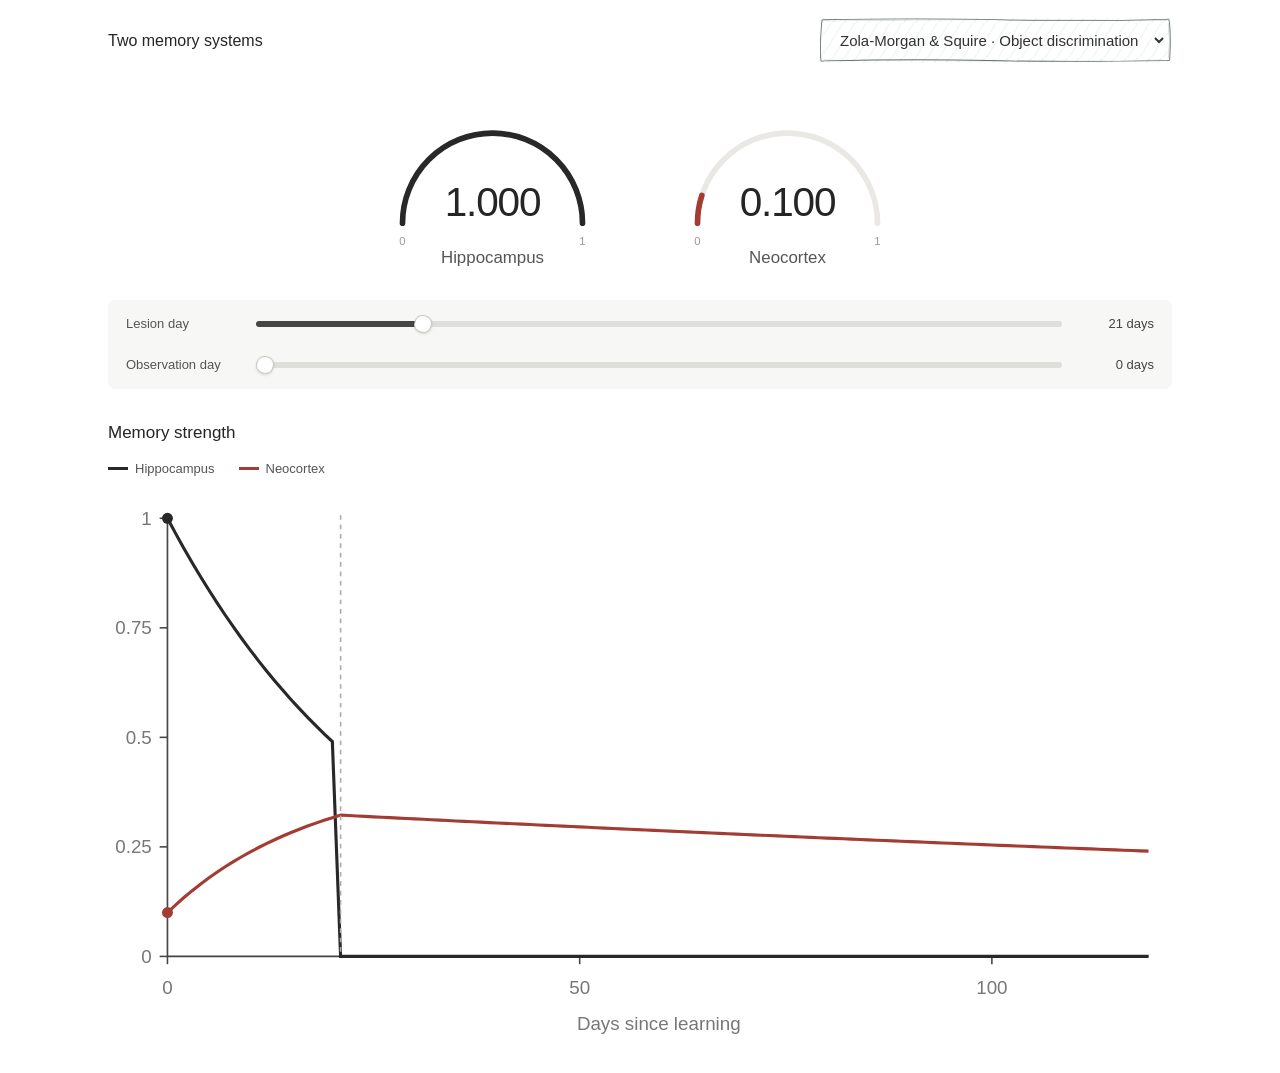
<file: outputs/two_system/consolidation.html>
<!doctype html><html lang="en"><head><meta charset="utf-8"><meta name="viewport" content="width=device-width,initial-scale=1"><title>Two memory systems</title><style>
*{box-sizing:border-box}body{max-width:1080px;margin:18px auto;padding:0 8px 20px;background:white;color:#252525;font:15px/1.6 "Segoe UI","Microsoft YaHei",sans-serif}select,input,output{font:inherit}select{max-width:100%;padding:8px 12px;border:1px solid #ddd;border-radius:5px;background:#fff;color:#444}.toolbar{display:flex;justify-content:space-between;align-items:center;gap:14px;padding-bottom:12px}.toolbar strong{font-weight:500;font-size:16px}.diagram{display:flex;align-items:center;justify-content:center;gap:70px;margin:30px 0 26px}.gauge{width:225px}.gauge svg{display:block;width:100%;height:auto}.gauge path{fill:none;stroke-width:5;stroke-linecap:round}.gauge .track{stroke:#eae8e5}.gauge .value{font-size:36px;font-weight:400;letter-spacing:-1px;fill:#252525;font-variant-numeric:tabular-nums}.gauge .name{font-size:15px;fill:#555}.gauge .end{font-size:10px;fill:#999}.arrow{display:none}.controls{display:grid;grid-template-columns:110px 1fr 72px;gap:20px;align-items:center;margin:0;padding:14px 18px;background:#f7f7f5}.controls:has(#lesion){border-radius:7px 7px 0 0;padding-bottom:10px}.controls:has(#time){border-radius:0 0 7px 7px;padding-top:10px}.controls label{font-size:13px;color:#555}.controls output{font-size:13px;text-align:right;font-variant-numeric:tabular-nums;color:#444}.controls input{appearance:none;margin:0;width:100%;min-width:30px;height:6px;border-radius:4px;background:linear-gradient(to right,#454545 var(--progress,0%),#dededb var(--progress,0%));cursor:pointer}.controls input::-webkit-slider-thumb{appearance:none;width:18px;height:18px;border:1px solid #c8c8c4;border-radius:50%;background:white;box-shadow:0 1px 3px #0002}.controls input::-moz-range-thumb{width:16px;height:16px;border:1px solid #c8c8c4;border-radius:50%;background:white;box-shadow:0 1px 3px #0002}.controls input:disabled{opacity:.4;cursor:default}input:focus-visible,select:focus-visible{outline:2px solid #777;outline-offset:4px}.plot{margin-top:30px}.plot h3{font-weight:500;font-size:17px;margin:0 0 12px}.plot>svg{display:block;width:100%;height:auto}.legend{display:flex;gap:24px;font-size:13px;color:#555;margin-bottom:8px}.legend i{display:inline-block;width:20px;height:3px;margin:0 7px 3px 0}svg text{font-family:inherit;font-size:12px;fill:#777}@media(max-width:520px){body{padding:0 6px}.toolbar{flex-wrap:wrap}.toolbar select{width:100%;font-size:13px}.diagram{gap:26px;margin:22px 0}.gauge{width:calc((100% - 26px)/2)}.controls{grid-template-columns:100px 1fr 65px;gap:10px;padding-left:10px;padding-right:10px}.plot{margin-top:24px}}
</style><script src="../../website/sketch_controls.js" defer></script></head><body>
<div class="toolbar"><strong>Two memory systems</strong><select id="preset" aria-label="Experiment parameters"><option value="winocur">Winocur · Food preference</option><option value="kim">Kim &amp; Fanselow · Fear memory</option><option value="monkey" selected>Zola-Morgan &amp; Squire · Object discrimination</option><option value="squire">Squire &amp; Cohen · Television-program recall</option></select></div>
<div class="diagram">
<div class="gauge"><svg viewBox="0 0 200 150" role="img" aria-label="Hippocampal memory strength"><path class="track" d="M20 105 A80 80 0 0 1 180 105"/><path id="h-arc" d="M20 105 A80 80 0 0 1 180 105" pathLength="100" stroke="#282828"/><text class="value" id="h-value" x="100" y="99" text-anchor="middle"></text><text class="end" x="20" y="124" text-anchor="middle">0</text><text class="end" x="180" y="124" text-anchor="middle">1</text><text class="name" x="100" y="140" text-anchor="middle">Hippocampus</text></svg></div>
<span class="arrow" id="replay-arrow" aria-hidden="true">→</span>
<div class="gauge"><svg viewBox="0 0 200 150" role="img" aria-label="Neocortical memory strength"><path class="track" d="M20 105 A80 80 0 0 1 180 105"/><path id="c-arc" d="M20 105 A80 80 0 0 1 180 105" pathLength="100" stroke="#a33c32"/><text class="value" id="c-value" x="100" y="99" text-anchor="middle"></text><text class="end" x="20" y="124" text-anchor="middle">0</text><text class="end" x="180" y="124" text-anchor="middle">1</text><text class="name" x="100" y="140" text-anchor="middle">Neocortex</text></svg></div>
</div>
<div class="controls"><label for="lesion">Lesion day</label><input id="lesion" type="range" min="0" step="1"><output id="lesion-label"></output></div>
<div class="controls"><label for="time">Observation day</label><input id="time" type="range" min="0" step="1"><output id="time-label"></output></div>
<section class="plot"><h3>Memory strength</h3><div class="legend"><span><i style="background:#282828"></i>Hippocampus</span><span><i style="background:#a33c32"></i>Neocortex</span></div><svg id="trace-plot" viewBox="0 0 680 350" role="img" aria-label="Hippocampal and neocortical memory strength over time"></svg></section>
<script>
const data={"winocur": {"name": "Winocur (1990)", "days": 10, "recovery": 10, "baseline": 0.5, "default": 2, "parameters": {"Dh": 0.25, "C": 0.4, "Dc": 0.075, "Sh0": 0.9, "Sc0": 0.1}, "states": [[0.9, 0.1], [0.675, 0.41650000000000004], [0.5062500000000001, 0.5428075], [0.37968750000000007, 0.5946784187499999], [0.284765625, 0.6116357524960938], [0.21357421875000002, 0.6100001861261286], [0.1601806640625, 0.597567734390972], [0.12013549804687501, 0.5785349013298213], [0.09010162353515626, 0.5553979515453316], [0.06757621765136719, 0.5297668517365604], [0.050682163238525396, 0.5027449688858935], [0.03801162242889405, 0.4751198804826927], [0.028508716821670534, 0.4474665074159006], [0.021381537616252902, 0.42020732770953556], [0.016036153212189676, 0.39365052166420295], [0.012027114909142256, 0.36801613779327735], [0.009020336181856693, 0.34345530447137507], [0.00676525213639252, 0.3200650581848551], [0.0050739391022943895, 0.29790015134808007], [0.003805454326720792, 0.2769826047472901], [0.002854090745040594, 0.25730947326126685]], "curves": {"control": [0.7639734647719983, 0.7475357127031087, 0.7316092641452346, 0.716302093270871, 0.7016870173994636, 0.6878085401623806, 0.6746887791717291, 0.662332494751289, 0.650731281611935, 0.6398670072111745, 0.6297145897100307], "lesion": [0.5229291170712369, 0.5954997726017015, 0.624460967146454, 0.6363545108325677, 0.6402426777393698, 0.6398676568116228, 0.6370170053984436, 0.6326529448238793, 0.6273478465210804, 0.6214708616392817, 0.6152749824855999]}}, "kim": {"name": "Kim & Fanselow (1992)", "days": 30, "recovery": 7, "baseline": 0.0, "default": 7, "parameters": {"Dh": 0.05, "C": 0.04, "Dc": 0.011, "Sh0": 0.8, "Sc0": 0.03}, "states": [[0.8, 0.03], [0.76, 0.06071], [0.722, 0.088596606], [0.6859, 0.11394337335271999], [0.651605, 0.13699984585453484], [0.61902475, 0.1579862561678132], [0.5880735125000001, 0.1770975012408586], [0.558669836875, 0.19450651524282175], [0.53073634503125, 0.21036714012447744], [0.5041995277796875, 0.2248165759017845], [0.4789895513907031, 0.23797747822178333], [0.45504007382116796, 0.24995975899559011], [0.43228807013010956, 0.26086213631205835], [0.41067366662360405, 0.2707734720387758], [0.39013998329242383, 0.2797739291278307], [0.37063298412780266, 0.28793597539769805], [0.35210133492141255, 0.29532525624145956], [0.3344962681753419, 0.30200135514131493], [0.3177714547665748, 0.3080184579106275], [0.3018828820282461, 0.3134259341256649], [0.2867887379268338, 0.3182688471595624], [0.2724493010304921, 0.3225884025179478], [0.2588268359789675, 0.32642234274000775], [0.24588549418001912, 0.32980529592245683], [0.23359121947101816, 0.33276908390766735], [0.22191165849746725, 0.3353429953190339], [0.21081607557259388, 0.337554027900153], [0.20027527179396418, 0.33942710399792975], [0.19026150820426596, 0.34098526250541417], [0.18074843279405267, 0.34224983013323695], [0.17171101115435003, 0.3432405744967089], [0.16312546059663252, 0.3439758411787779], [0.1549691875668009, 0.3444726766486205], [0.14722072818846085, 0.34474693867458983], [0.13985969177903781, 0.34481339566261116], [0.13286670719008592, 0.34468581617193766], [0.12622337183058163, 0.34437704970525407], [0.11991220323905255, 0.343899099735925]], "curves": {"control": [0.6445114289759899, 0.6294539980913855, 0.6156636922747459, 0.6029783040779436, 0.5912581256310834, 0.5803826169658106, 0.5702476040758119, 0.5607629163846669, 0.5518503897261023, 0.5434421742042459, 0.5354792970379909, 0.5279104392119852, 0.52069089185766, 0.5137816640880769, 0.507148718761882, 0.500762316554737, 0.49459645193139523, 0.48862836726644, 0.4828381335597459, 0.4772082880171148, 0.4717235202844704, 0.46637040038997246, 0.46113714250667626, 0.45601339953502906, 0.4509900842490081, 0.4460592133762234, 0.4412137715106349, 0.4364475922029928, 0.43175525395213094, 0.4271319891409707, 0.4225736042337161], "lesion": [0.02776484772195931, 0.05618679684000499, 0.08199570914241422, 0.1054540136688209, 0.12679266193610195, 0.14621547815539296, 0.16390283846306464, 0.18001479255486347, 0.19469372037533977, 0.20806659984284515, 0.22024694813612344, 0.23133648817100697, 0.24142658303764308, 0.25059947394342724, 0.2589293512936152, 0.26648328368636365, 0.27332202559975793, 0.2795007212441321, 0.2850695193147102, 0.2900741111037312, 0.2945562025342931, 0.2985539290926979, 0.30210222130738423, 0.3052331273060914, 0.3079760980424095, 0.310358239988623, 0.3124045394193918, 0.3141380618402722, 0.3155801296298382, 0.3167504805505255, 0.31766740942996513]}}, "monkey": {"name": "Zola-Morgan & Squire (1990)", "days": 105, "recovery": 14, "baseline": 0.5, "default": 21, "parameters": {"Dh": 0.035, "C": 0.02, "Dc": 0.003, "Sh0": 1.0, "Sc0": 0.1}, "states": [[1.0, 0.1], [0.965, 0.11770000000000001], [0.931225, 0.13437529], [0.898632125, 0.15009399154139502], [0.867180000625, 0.16491876641539932], [0.836828700603125, 0.17890732500938952], [0.8075396960820156, 0.1921128813601041], [0.7792758067191451, 0.20458456108112455], [0.752001153483975, 0.21636776755468856], [0.7256811131120359, 0.22750451110614642], [0.7002822741531146, 0.23803370529791834], [0.6757723945577556, 0.2479914339756645], [0.6521203607482342, 0.2574111922615417], [0.629296148122046, 0.26632410430855713], [0.6072707829377745, 0.27475912029820376], [0.5860163055349523, 0.28274319487400895], [0.565505734841229, 0.29030144895058163], [0.545713034121786, 0.29745731661626906], [0.5266130779275234, 0.3042326786534082], [0.5081816202000601, 0.3106479840297623], [0.49039526349305795, 0.3167223605649517], [0.4732314292708009, 0.3224737158438501], [0.4566683292463229, 0.32791882933271355], [0.44068493772270156, 0.33307343655124627], [0.425260964902407, 0.33795230606317317], [0.41037683113082274, 0.3425693099676834], [0.39601364204124395, 0.3469374885030526], [0.3821531645698004, 0.35106910931071367], [0.3687778038098574, 0.3549757218520617], [0.3558705806765124, 0.35866820742049427], [0.34341511035283445, 0.3621568251468643], [0.33139558149048526, 0.3654512543570236], [0.31979673613831827, 0.3685606336048808], [0.30860385037347715, 0.37149359667291426], [0.29780271561040544, 0.374258305803918], [0.28737962056404126, 0.3768624824025512], [0.2773213338442998, 0.379313435422671], [0.2676150871597493, 0.3816180876361594], [0.25824855910915806, 0.38378299996075615], [0.24920985954033753, 0.3858143940080479], [0.24048751445642572, 0.3877181729980428], [0.23207045145045083, 0.38949994117349945], [0.22394798564968504, 0.3911650218352268], [0.21610980615194605, 0.3927184741087825], [0.20854596293662794, 0.39416510854325637], [0.20124685423384597, 0.3955095016340157], [0.19420321433566137, 0.3967560093533218], [0.18740610183391324, 0.397908779765507], [0.18084688826972628, 0.39897176479686186], [0.17451724718028586, 0.3999487312244459], [0.16840914352897585, 0.4008432709426475], [0.1625148235054617, 0.401658810561423], [0.15682680468277055, 0.4023986203856919], [0.15133786651887357, 0.40306582282131337], [0.14604104119071298, 0.40366340024937786], [0.14092960474903804, 0.40419420240718396], [0.1359970685828217, 0.4046609533112012], [0.13123717118242295, 0.40506625775451893], [0.12664387019103815, 0.4054126074087208], [0.1222113347343518, 0.4057023865577858], [0.11793393801864949, 0.4059378774894767], [0.11380625018799675, 0.40612126556771594], [0.10982303143141686, 0.40625464400765543], [0.10597922533131728, 0.40634001837350053], [0.10226995244472117, 0.40637931081763967], [0.09869050410915593, 0.4063743640782444], [0.09523633646533547, 0.4063269452512344], [0.09190306468904873, 0.4062387493513298], [0.08868645742493202, 0.4061114026758401], [0.08558243141505939, 0.4059464659838474], [0.0825870463155323, 0.4057454375025321], [0.07969649969448868, 0.4055097557715484], [0.07690712220518157, 0.40524080233558435], [0.07421537292800022, 0.40493990429452625], [0.07161783487552022, 0.40460833671998975], [0.069111210654877, 0.4042473249463707], [0.0666923182819563, 0.4038580467440084], [0.06435808714208784, 0.40344163438153186], [0.06210555409211476, 0.40299917658398354], [0.05993185969889074, 0.4025317203928656], [0.05783424460942956, 0.4020402729338461], [0.055810046048099526, 0.40152580309747915], [0.053856694436416046, 0.4009892431379413], [0.051971710131141484, 0.40043149019445645], [0.05015270027655153, 0.39985340773978056], [0.04839735576687223, 0.39925582695983364], [0.046703448315031704, 0.39863954806830415], [0.045068827624005596, 0.39800534155980916], [0.0434914186571654, 0.397353949404966], [0.041969219004164615, 0.3966860861905214], [0.04050029633901885, 0.3960024402074885], [0.03908278596715319, 0.3953036744900588], [0.03771488845830283, 0.3945904278078892], [0.03639486736226223, 0.39386331561420185], [0.03512104700458305, 0.3931229309519917], [0.033891810359422646, 0.3923698453204965], [0.032705596996842855, 0.3916046095039563], [0.03156090110195336, 0.39082775436457046], [0.03045626956338499, 0.39003979160144786], [0.029390300128666516, 0.389241214477242], [0.028361639624163187, 0.38843249851406497], [0.027368982237317475, 0.38761410216018266], [0.026411067859011362, 0.3867864674289093], [0.025486680483945964, 0.3859500205110386], [0.024594646667007856, 0.38510517236207364], [0.023733834033662582, 0.38425231926544995], [0.022903149842484392, 0.3833918433728769], [0.02210153959799744, 0.38252411322286484], [0.02132798571206753, 0.38164948423844447], [0.020581506212145165, 0.38076829920503336], [0.019861153494720084, 0.37988088872935166], [0.01916601312240488, 0.3789875716802427], [0.01849520266312071, 0.37808865561220906], [0.017847870569911484, 0.37718443717243133], [0.017223195099964582, 0.37627520249199947], [0.01662038327146582, 0.37536122756204676], [0.01603866985696452, 0.3744427785954434], [0.015477316411970761, 0.37352011237467203], [0.014935610337551784, 0.37259347658647823], [0.014412863975737471, 0.37166311014385767]], "curves": {"control": [0.8575883585665969, 0.8515336889668728, 0.8458200247887693, 0.8404220079828331, 0.8353164246345626, 0.8304820041968477, 0.8258992392973084, 0.8215502238317999, 0.8174185073296281, 0.8134889638151379, 0.8097476735990807, 0.8061818166156478, 0.8027795760807803, 0.7995300513873618, 0.7964231792757485, 0.7934496624260359, 0.7906009047134281, 0.787868952451718, 0.7852464410236438, 0.7827265463620192, 0.7803029408030835, 0.7779697528844622, 0.775721530705246, 0.7735532085057105, 0.7714600761597294, 0.7694377513044997, 0.7674821538602914, 0.7655894827179461, 0.7637561943941489, 0.7619789834743957, 0.7602547646813552, 0.75858065642221, 0.7569539656827892, 0.7553721741490387, 0.7538329254477973, 0.7523340134090968, 0.7508733712614094, 0.7494490616795406, 0.7480592676123097, 0.7467022838238675, 0.745376509088544, 0.7440804389845624, 0.7428126592368847, 0.7415718395638944, 0.7403567279866393, 0.7391661455629993, 0.73799898151243, 0.7368541886999237, 0.7357307794505303, 0.7346278216682405, 0.7335444352352611, 0.7324797886697403, 0.7314330960218457, 0.7304036139897725, 0.729390639238791, 0.7283935059078293, 0.7274115832893635, 0.7264442736695389, 0.7254910103165086, 0.7245512556059397, 0.7236244992735195, 0.7227102567851043, 0.721808067815892, 0.7209174948306734, 0.720038121757842, 0.719169552750409, 0.7183114110277888, 0.7174633377926041, 0.7166249912171938, 0.7157960454949153, 0.7149761899517006, 0.714165128213667, 0.7133625774269001, 0.7125682675258111, 0.7117819405467409, 0.7110033499837256, 0.7102322601835647, 0.709468445777544, 0.7087116911473518, 0.7079617899229123, 0.7072185445100152, 0.7064817656457805, 0.7057512719801284, 0.7050268896815626, 0.7043084520656864, 0.7035957992449879, 0.7028887777985295, 0.7021872404602723, 0.7014910458248542, 0.7008000580697237, 0.7001141466925995, 0.6994331862633083, 0.698757056189103, 0.6980856404926392, 0.6974188276018283, 0.696756510150851, 0.6960985847916537, 0.6954449520152979, 0.6947955159825776, 0.6941501843633522, 0.6935088681840829, 0.6928714816830917, 0.6922379421730955, 0.6916081699105925, 0.6909820879717103, 0.6903596221341461], "lesion": [0.5479404626298348, 0.5564259245153156, 0.5644201356861822, 0.5719557539245299, 0.579062819582959, 0.5857689992881634, 0.5920998040955395, 0.598078785051508, 0.6037277087475632, 0.6090667151280305, 0.6141144595347596, 0.6188882407302948, 0.6234041164311566, 0.627677007700286, 0.6317207933886231, 0.6355483956769752, 0.6391718576480225, 0.6426024137121318, 0.6458505536175825, 0.6489260806941233, 0.6518381649069713, 0.6545953912351605, 0.6572058038324413, 0.6596769463797567, 0.6620158989948803, 0.6642293120263402, 0.6663234370246933, 0.6683041551539965, 0.6701770032794738, 0.6719471979435203, 0.6736196574209286, 0.6751990220252914, 0.6766896728216302, 0.6780957488852076, 0.6794211632329801, 0.6806696175420628, 0.6818446157587481, 0.6829494766919031, 0.6839873456758452, 0.6849612053799516, 0.6858738858352049, 0.68672807374151, 0.687526321113902, 0.6882710533205783, 0.6889645765610275, 0.6896090848283012, 0.690206666395653, 0.6907593098643146, 0.6912689098060318, 0.6917372720311539, 0.6921661185104673, 0.692557091976638, 0.6929117602289734, 0.6932316201632878, 0.6935181015468734, 0.6937725705569748, 0.6939963330996897, 0.6941906379248755, 0.6943566795514167, 0.6944956010160832, 0.6946084964581871, 0.694696413551303, 0.6947603557924584, 0.6948012846584117, 0.6948201216379106, 0.6948177501481595, 0.6947950173431172, 0.6947527358206824, 0.694691685235309, 0.6946126138221214, 0.694516239838161, 0.6944032529259935, 0.6942743154045334, 0.6941300634916061, 0.6939711084624427, 0.6937980377480217, 0.693611415976892, 0.6934117859638729, 0.6931996696487865, 0.6929755689881727, 0.6927399668027363, 0.6924933275830909, 0.6922360982562021, 0.6919687089147639, 0.6916915735116105, 0.6914050905211169, 0.6911096435694276, 0.6908056020352267, 0.6904933216226603, 0.6901731449079211, 0.6898454018609048, 0.6895104103432703, 0.6891684765841464, 0.6888198956346547, 0.6884649518023508, 0.6881039190666132, 0.6877370614759546, 0.6873646335281693, 0.6869868805341777, 0.6866040389663772, 0.6862163367922689, 0.685823993794072, 0.6854272218750144, 0.6850262253529342, 0.6846212012418007, 0.6842123395217266]}}, "squire": {"name": "Squire & Cohen (1979)", "days": 3000, "recovery": 0, "baseline": 0.0, "default": 500, "parameters": {"Dh": 0.001, "C": 0.001, "Dc": 0.001, "Sh0": 0.5, "Sc0": 0.0}, "states": [[0.5, 0.0], [0.4995, 0.0005], [0.4990005, 0.00099875025], [0.4985014995, 0.001496253622875875], [0.4980029980005, 0.001992512984078363], [0.4975049950024995, 0.0024875311916551586], [0.497007490007497, 0.00298131109627293], [0.4965104825174895, 0.003473855541239264], [0.49601397203497205, 0.003965167362524538], [0.4955179580629371, 0.004455249388783716], [0.4950224401048741, 0.0049441044413780786], [0.49452741766476926, 0.0054317353343968705], [0.4940328902471045, 0.005918144874678885], [0.4935388573568574, 0.006403335861833972], [0.4930453184995005, 0.006887311088264473], [0.49255227318100103, 0.007370073339186591], [0.49205972090782, 0.007851625392651678], [0.4915676611869122, 0.008331970019567465], [0.4910760935257253, 0.008811109983719213], [0.49058501743219957, 0.009289048041790789], [0.49009443241476736, 0.009765786943385688], [0.4896043379823526, 0.010241329431047967], [0.48911473364437025, 0.010715678240283124], [0.48862561891072587, 0.011188836099578896], [0.48813699329181515, 0.011660805730425996], [0.48764885629852334, 0.012131589847338775], [0.4871612074422248, 0.012601191157875823], [0.48667404623478255, 0.013069612362660491], [0.4861873721885478, 0.013536856155401358], [0.48570118481635927, 0.014002925222912615], [0.48521548363154293, 0.014467822245134397], [0.48473026814791137, 0.014931549895153039], [0.48424553787976343, 0.015394110839221256], [0.48376129234188364, 0.01585550773677828], [0.48327753104954174, 0.016315743240469905], [0.4827942535184922, 0.016774819996168484], [0.4823114592649737, 0.01723274064299285], [0.48182914780570874, 0.017689507813328172], [0.48134731865790303, 0.018145124132845754], [0.48086597133924514, 0.01859959222052275], [0.4803851053679059, 0.019052914688661837], [0.479904720262538, 0.019505094142910805], [0.47942481554227545, 0.019956133182282083], [0.4789453907267332, 0.020406034399172223], [0.47846644533600646, 0.02085480037938129], [0.47798797889067046, 0.021302433702132202], [0.4775099909117798, 0.021748936940090006], [0.47703248092086803, 0.022194312659381092], [0.4765554484399472, 0.022638563419612342], [0.47607889299150724, 0.023081691773890207], [0.47560281409851574, 0.02352370026883974], [0.4751272112844172, 0.023964591444623547], [0.4746520840731328, 0.024404367834960687], [0.47417743198905965, 0.02484303196714551], [0.4737032545570706, 0.025280586362066423], [0.4732295513025135, 0.025717033534224606], [0.47275632175121096, 0.02615237599175266], [0.47228356542945976, 0.026586616236433203], [0.4718112818640303, 0.027019756763717383], [0.4713394705821663, 0.027451800062743354], [0.47086813111158415, 0.027882748616354678], [0.4703972629804726, 0.028312604901118667], [0.4699268657174921, 0.02874137138734469], [0.4694569388517746, 0.029169050539102362], [0.46898748191292283, 0.029595644814239732], [0.4685184944310099, 0.030021156664401395], [0.4680499759365789, 0.03044558853504652], [0.4675819259606423, 0.030868942865466847], [0.46711434403468166, 0.03129122208880462], [0.466647229690647, 0.03171242863207044], [0.46618058246095634, 0.032132564916161094], [0.4657144018784954, 0.03255163335587731], [0.4652486874766169, 0.03296963635994143], [0.4647834387891403, 0.03338657633101506], [0.46431865535035116, 0.03380245566571666], [0.4638543366950008, 0.034217276754639044], [0.4633904823583058, 0.03463104198236688], [0.4629270918759475, 0.035043753727494034], [0.46246416478407154, 0.035455414362641], [0.46200170061928747, 0.03586602625447214], [0.4615396989186682, 0.03627559176371293], [0.46107815921974954, 0.03668411324516717], [0.4606170810605298, 0.037091593047734066], [0.46015646397946924, 0.03749803351442533], [0.4596963075154898, 0.037903436982382195], [0.4592366112079743, 0.038307805782892355], [0.4587773745967664, 0.038711142241406885], [0.4583185972221696, 0.03911344867755709], [0.45786027862494744, 0.039514727405171285], [0.4574024183463225, 0.03991498073229154], [0.4569450159279762, 0.04031421096119038], [0.45648807091204824, 0.04071242038838738], [0.4560315828411362, 0.04110961130466578], [0.4555755512582951, 0.04150578599508901], [0.4551199757070368, 0.0419009467390171], [0.45466485573132975, 0.042295095810123154], [0.45421019087559844, 0.04268823547640971], [0.45375598068472284, 0.043080368000225015], [0.45330222470403814, 0.04347149563827931], [0.4528489224793341, 0.04386162064166103], [0.4523960735568548, 0.04425074525585292], [0.45194367748329795, 0.044638871720748215], [0.45149173380581464, 0.04502600227066658], [0.4510402420720088, 0.0454121391343702], [0.45058920182993684, 0.04579728453507966], [0.4501386126281069, 0.046181440690489885], [0.4496884740154788, 0.046564609812785915], [0.4492387855414633, 0.046946794108658776], [0.4487895467559218, 0.04732799577932114], [0.4483407572091659, 0.047708217020523074], [0.4478924164519567, 0.04808746002256764], [0.4474445240355048, 0.04846572697032648], [0.4469970795114693, 0.048843020043255386], [0.4465500824319578, 0.04921934141540974], [0.4461035323495259, 0.04959469325545999], [0.44565742881717635, 0.049969077726707], [0.44521177138835916, 0.050342496987097425], [0.4447665596169708, 0.050714953189238944], [0.44432179305735386, 0.05108644848041557], [0.4438774712642965, 0.051456985002602755], [0.4434335937930322, 0.05182656489248261], [0.4429901601992392, 0.052195190281458935], [0.44254717003904, 0.0525628632956723], [0.44210462286900093, 0.05292958605601502], [0.44166251824613195, 0.053295360678146095], [0.44122085572788583, 0.05366018927250613], [0.44077963487215793, 0.05402407394433218], [0.4403388552372858, 0.05438701679367252], [0.43989851638204847, 0.05474901991540144], [0.4394586178656664, 0.05511008539923393], [0.43901915924780077, 0.055470215329740356], [0.43858014008855295, 0.055829411786361055], [0.4381415599484644, 0.05618767684342092], [0.4377034183885159, 0.05654501257014391], [0.4372657149701274, 0.05690142103066751], [0.4368284492551573, 0.05725690428405718], [0.43639162080590216, 0.05761146438432072], [0.43595522918509627, 0.05796510338042263], [0.43551927395591117, 0.05831782331629835], [0.43508375468195526, 0.05866962623086856], [0.43464867092727333, 0.05902051415805334], [0.43421402225634603, 0.05937048912678631], [0.4337798082340897, 0.0597195531610288], [0.43334602842585557, 0.060067708279783846], [0.4329126823974297, 0.06041495649711023], [0.43247976971503227, 0.060761299822136454], [0.4320472899453172, 0.061106740259074685], [0.4316152426553719, 0.0614512798072346], [0.4311836274127165, 0.06179492046103725], [0.43075244378530375, 0.062137664210028865], [0.43032169134151843, 0.06247951303889456], [0.42989136965017694, 0.06282046892747209], [0.4294614782805268, 0.0631605338507655], [0.42903201680224623, 0.06349970977895873], [0.428602984785444, 0.0638379986774292], [0.4281743818006586, 0.06417540250676135], [0.42774620741885794, 0.0645119232227601], [0.42731846121143907, 0.06484756277646436], [0.42689114275022766, 0.06518232311416038], [0.4264642516074774, 0.06551620617739513], [0.42603778735586995, 0.06584921390298962], [0.42561174956851405, 0.06618134822305215], [0.42518613781894554, 0.0665126110649916], [0.4247609516811266, 0.06684300435153057], [0.42433619072944545, 0.06717253000071859], [0.423911854538716, 0.06750118992594516], [0.4234879426841773, 0.06782898603595285], [0.4230644547414931, 0.06815592023485036], [0.42264139028675163, 0.06848199442212544], [0.4222187488964649, 0.0688072104926579], [0.4217965301475684, 0.06913157033673244], [0.42137473361742084, 0.06945507584005159], [0.4209533588838034, 0.06977772888374847], [0.4205324055249196, 0.07009953134439963], [0.4201118731193947, 0.07042048509403771], [0.4196917612462753, 0.07074059200016423], [0.419272069485029, 0.07105985392576218], [0.41885279741554393, 0.07137827272930869], [0.4184339446181284, 0.07169585026478756], [0.4180155106735103, 0.07201258838170185], [0.4175974951628368, 0.07232848892508636], [0.41717989766767394, 0.07264355373552007], [0.4167627177700063, 0.07295778464913862], [0.41634595505223626, 0.07327118349764664], [0.415929609097184, 0.07358375210833008], [0.4155136794880868, 0.07389549230406861], [0.4150981658085987, 0.07420640590334779], [0.4146830676427901, 0.07451649472027132], [0.4142683845751473, 0.07482576056457324], [0.41385411619057216, 0.07513420524163013], [0.4134402620743816, 0.07544183055247311], [0.4130268218123072, 0.07574863829380003], [0.4126137949904949, 0.07605463025798745], [0.4122011811955044, 0.07635980823310261], [0.4117889800143089, 0.07666417400291546], [0.4113771910342946, 0.07696772934691055], [0.4109658138432603, 0.07727047604029892], [0.41055484802941705, 0.07757241585402994], [0.4101442931813876, 0.07787355055480309], [0.40973414888820625, 0.07817388190507986], [0.409324414739318, 0.07847341166309532], [0.4089150903245787, 0.07877214158286994], [0.4085061752342541, 0.07907007341422122], [0.40809766905901984, 0.07936720890277532], [0.4076895713899608, 0.07966354978997862], [0.40728188181857083, 0.07995909781310932], [0.4068745999367523, 0.08025385470528895], [0.4064677253368155, 0.0805478221954938], [0.4060612576114787, 0.08084100200856649], [0.4056551963538672, 0.08113339586522722], [0.4052495411575133, 0.0814250054820853], [0.4048442916163558, 0.08171583257165037], [0.40443944732473947, 0.08200587884234377], [0.4040350078774147, 0.08229514599850979], [0.4036309728695373, 0.0825836357404269], [0.40322734189666776, 0.082871349764319], [0.4028241145547711, 0.0831582897623665], [0.4024212904402163, 0.08344445742271749], [0.4020188691497761, 0.08372985442949886], [0.4016168502806263, 0.0840144824628273], [0.4012152334303457, 0.08429834319882043], [0.40081401819691537, 0.08458143830960764], [0.40041320417871845, 0.08486376946334119], [0.40001279097453973, 0.08514533832420706], [0.3996127781835652, 0.08542614655243586], [0.39921316540538165, 0.08570619580431364], [0.3988139522399763, 0.08598548773219282], [0.39841513828773634, 0.08626402398450284], [0.3980167231494486, 0.08654180620576103], [0.39761870642629915, 0.08681883603658326], [0.39722108771987286, 0.08709511511369467], [0.39682386663215297, 0.0873706450699403], [0.3964270427655208, 0.0876454275342957], [0.3960306157227553, 0.08791946413187758], [0.39563458510703253, 0.08819275648395429], [0.3952389505219255, 0.08846530620795638], [0.3948437115714036, 0.08873711491748712], [0.3944488678598322, 0.08900818422233288], [0.39405441899197236, 0.08927851572847362], [0.39366036457298037, 0.08954811103809326], [0.39326670420840737, 0.08981697174959008], [0.39287343750419895, 0.09008509945758696], [0.39248056406669474, 0.09035249575294176], [0.392088083502628, 0.09061916222275757], [0.3916959954191254, 0.0908851004503929], [0.3913042994237063, 0.09115031201547194], [0.3909129951242826, 0.09141479849389471], [0.39052208212915834, 0.09167856145784717], [0.3901315600470292, 0.09194160247581135], [0.3897414284869822, 0.09220392311257544], [0.3893516870584952, 0.09246552492924386], [0.3889623353714367, 0.09272640948324716], [0.38857337303606526, 0.09298657832835215], [0.3881847996630292, 0.09324603301467174], [0.3877966148633662, 0.09350477508867493], [0.3874088182485028, 0.09376280609319668], [0.3870214094302543, 0.09402012756744775], [0.38663438802082406, 0.09427674104702459], [0.3862477536328032, 0.09453264806391908], [0.3858615058791704, 0.09478785014652831], [0.38547564437329124, 0.09504234881966438], [0.38509016872891794, 0.09529614560456398], [0.38470507856018904, 0.09554924201889825], [0.38432037348162884, 0.0958016395767823], [0.3839360531081472, 0.09605333978878483], [0.38355211705503905, 0.09630434416193784], [0.383168564937984, 0.09655465419974603], [0.38278539637304604, 0.09680427140219647], [0.382402610976673, 0.09705319726576803], [0.38202020836569633, 0.09730143328344086], [0.38163818815733064, 0.09754898094470589], [0.3812565499691733, 0.09779584173557418], [0.3808752934192041, 0.09804201713858635], [0.38049441812578494, 0.09828750863282189], [0.3801139237076592, 0.09853231769390858], [0.3797338097839515, 0.09877644579403168], [0.37935407597416754, 0.09901989440194331], [0.37897472189819337, 0.09926266498297162], [0.3785957471762952, 0.09950475899903005], [0.3782171514291189, 0.09974617790862648], [0.3778389342776898, 0.09998692316687242], [0.3774610953434121, 0.10022699622549217], [0.3770836342480687, 0.10046639853283183], [0.37670655061382063, 0.1007051315338685], [0.3763298440632068, 0.10094319667021921], [0.3759535142191436, 0.10118059538015006], [0.37557756070492443, 0.1014173290985851], [0.3752019831442195, 0.10165339925711538], [0.37482678116107526, 0.10188880728400786], [0.3744519543799142, 0.10212355460421431], [0.3740775024255343, 0.10235764263938023], [0.37370342492310876, 0.10259107280785368], [0.37332972149818566, 0.1028238465246941], [0.3729563917766875, 0.10305596520168116], [0.3725834353849108, 0.10328743024732348], [0.37221085194952586, 0.10351824306686745], [0.3718386410975763, 0.10374840506230587], [0.37146680245647873, 0.10397791763238673], [0.37109533565402225, 0.10420678217262183], [0.3707242403183682, 0.10443500007529545], [0.37035351607804984, 0.10466257272947295], [0.3699831625619718, 0.1048895015210094], [0.3696131793994098, 0.10511578783255807], [0.36924356622001037, 0.10534143304357906], [0.36887432265379033, 0.10556643853034775], [0.3685054483311365, 0.10579080566596333], [0.3681369428828054, 0.10601453582035726], [0.3677688059399226, 0.10623763036030166], [0.3674010371339827, 0.10646009064941779], [0.3670336360968487, 0.10668191804818437], [0.36666660246075183, 0.10690311391394602], [0.36629993585829107, 0.10712367960092153], [0.3659336359224328, 0.10734361646021219], [0.36556770228651037, 0.10756292583981006], [0.36520213458422385, 0.10778160908460628], [0.3648369324496396, 0.10799966753639928], [0.36447209551718995, 0.10821710253390296], [0.36410762342167274, 0.10843391541275492], [0.3637435157982511, 0.10865010750552459], [0.36337977228245283, 0.1088656801417214], [0.36301639251017037, 0.10908063464780286], [0.3626533761176602, 0.10929497234718266], [0.3622907227415425, 0.10950869456023875], [0.361928432018801, 0.10972180260432134], [0.36156650358678216, 0.10993429779376096], [0.3612049370831954, 0.11014618143987642], [0.3608437321461122, 0.11035745485098279], [0.3604828884139661, 0.11056811933239935], [0.36012240552555214, 0.11077817618645748], [0.35976228312002656, 0.11098762671250857], [0.35940252083690655, 0.11119647220693192], [0.35904311831606966, 0.11140471396314255], [0.3586840751977536, 0.11161235327159905], [0.35832539112255585, 0.11181939141981133], [0.3579670657314333, 0.11202582969234848], [0.35760909866570184, 0.11223166937084647], [0.3572514895670361, 0.11243691173401588], [0.35689423807746906, 0.1126415580576496], [0.3565373438393916, 0.11284560961463057], [0.3561808064955522, 0.11304906767493939], [0.35582462568905665, 0.11325193350566197], [0.3554688010633676, 0.11345420837099715], [0.35511333226230424, 0.11365589353226428], [0.35475821893004195, 0.11385699024791082], [0.3544034607111119, 0.11405749977351988], [0.35404905725040076, 0.11425742336181768], [0.35369500819315036, 0.11445676226268114], [0.3533413131849572, 0.11465551772314535], [0.3529879718717722, 0.11485369098741097], [0.35263498389990044, 0.1150512832968517], [0.3522823489160005, 0.11524829589002171], [0.35193006656708453, 0.11544473000266299], [0.35157813650051745, 0.11564058686771275], [0.35122655836401695, 0.11583586771531079], [0.35087533180565295, 0.11603057377280673], [0.3505244564738473, 0.11622470626476744], [0.35017393201737346, 0.11641826641298424], [0.3498237580853561, 0.11661125543648014], [0.34947393432727075, 0.11680367455151718], [0.3491244603929435, 0.11699552497160354], [0.34877533593255056, 0.11718680790750077], [0.34842656059661803, 0.11737752456723102], [0.3480781340360214, 0.11756767615608411], [0.34773005590198536, 0.11775726387662469], [0.34738232584608336, 0.11794628892869936], [0.3470349435202373, 0.11813475250944379], [0.34668790857671705, 0.11832265581328968], [0.3463412206681403, 0.11851000003197196], [0.3459948794474722, 0.11869678635453566], [0.34564888456802473, 0.11888301596734306], [0.3453032356834567, 0.11906869005408055], [0.3449579324477733, 0.11925380979576566], [0.3446129745153255, 0.119438376370754], [0.3442683615408102, 0.11962239095474617], [0.34392409317926936, 0.11980585472079465], [0.34358016908609007, 0.11998876883931071], [0.343236588917004, 0.12017113447807125], [0.342893352328087, 0.12035295280222565], [0.3425504589757589, 0.12053422497430256], [0.3422079085167832, 0.12071495215421678], [0.3418657006082664, 0.12089513549927595], [0.3415238349076581, 0.12107477616418735], [0.34118231107275043, 0.12125387530106464], [0.34084112876167766, 0.12143243405943457], [0.34050028763291595, 0.12161045358624373], [0.340159787345283, 0.12178793502586512], [0.3398196275579377, 0.12196487952010492], [0.3394798079303798, 0.12214128820820908], [0.33914032812244943, 0.12231716222686995], [0.338801187794327, 0.1224925027102329], [0.33846238660653266, 0.12266731078990287], [0.33812392421992615, 0.12284158759495094], [0.3377858002957062, 0.12301533425192089], [0.3374480144954105, 0.12318855188483574], [0.3371105664809151, 0.1233612416152042], [0.3367734559144342, 0.12353340456202723], [0.33643668245851976, 0.1237050418418044], [0.33610024577606123, 0.12387615456854047], [0.33576414553028516, 0.1240467438537517], [0.3354283813847549, 0.12421681080647237], [0.33509295300337016, 0.12438635653326106], [0.3347578600503668, 0.1245553821382071], [0.3344231021903164, 0.12472388872293692], [0.33408867908812606, 0.12489187738662035], [0.33375459040903793, 0.12505934922597692], [0.3334208358186289, 0.12522630533528226], [0.3330874149828103, 0.12539274680637422], [0.33275432756782747, 0.12555867472865934], [0.3324215732402596, 0.12572409018911887], [0.33208915166701936, 0.12588899427231515], [0.33175706251535236, 0.12605338806039773], [0.331425305452837, 0.12621727263310967], [0.33109388014738417, 0.12638064906779353], [0.33076278626723676, 0.12654351843939773], [0.3304320234809695, 0.12670588182048248], [0.3301015914574885, 0.12686774028122608], [0.32977148986603105, 0.1270290948894309], [0.32944171837616504, 0.12718994671052947], [0.32911227665778886, 0.1273502968075906], [0.3287831643811311, 0.12751014624132542], [0.32845438121674997, 0.1276694960700933], [0.3281259268355332, 0.127828347349908], [0.3277978009086977, 0.1279867011344436], [0.327470003107789, 0.12814455847504042], [0.3271425331046812, 0.1283019204207111], [0.32681539057157655, 0.12845878801814645], [0.326488575181005, 0.12861516231172138], [0.32616208660582396, 0.12877104434350084], [0.32583592451921817, 0.12892643515324567], [0.32551008859469893, 0.12908133577841852], [0.3251845785061042, 0.12923574725418965], [0.3248593939275981, 0.1293896706134428], [0.3245345345336705, 0.129543106886781], [0.3242099999991368, 0.12969605710253235], [0.32388578999913764, 0.12984852228675586], [0.3235619042091385, 0.13000050346324718], [0.32323834230492937, 0.13015200165354437], [0.32291510396262446, 0.1303030178769336], [0.3225921888586618, 0.13045355315045493], [0.32226959666980315, 0.13060360848890795], [0.32194732707313334, 0.13075318490485752], [0.3216253797460602, 0.13090228340863938], [0.32130375436631414, 0.13105090500836586], [0.32098245061194786, 0.13119905070993151], [0.3206614681613359, 0.1313467215170187], [0.32034080669317455, 0.1314939184311032], [0.32002046588648136, 0.13164064245145982], [0.3197004454205949, 0.13178689457516793], [0.3193807449751743, 0.1319326757971171], [0.31906136423019915, 0.1320779871100125], [0.31874230286596894, 0.1322228295043806], [0.31842356056310295, 0.13236720396857451], [0.31810513700253984, 0.1325111114887796], [0.3177870318655373, 0.13265455304901883], [0.3174692448336718, 0.13279752963115846], [0.3171517755888381, 0.13294004221491318], [0.3168346238132493, 0.13308209177785177], [0.316517789189436, 0.13322367929540246], [0.31620127140024656, 0.1333648057408582], [0.3158850701288463, 0.1335054720853823], [0.31556918505871745, 0.1336456792980135], [0.31525361587365874, 0.1337854283456715], [0.3149383622577851, 0.13392472019316232], [0.31462342389552733, 0.13406355580318347], [0.3143088004716318, 0.1342019361363294], [0.31399449167116017, 0.13433986215109672], [0.313680497179489, 0.1344773348038895], [0.3133668166823095, 0.13461435504902441], [0.31305344986562716, 0.13475092383873624], [0.3127403964157615, 0.13488704212318284], [0.31242765601934575, 0.13502271085045045], [0.3121152283633264, 0.13515793096655895], [0.31180311313496306, 0.13529270341546698], [0.3114913100218281, 0.1354270291390771], [0.3111798187118063, 0.13556090907724094], [0.31086863889309446, 0.13569434416776444], [0.3105577702542014, 0.13582733534641284], [0.3102472124839472, 0.13595988354691588], [0.30993696527146325, 0.13609198970097283], [0.30962702830619176, 0.13622365473825765], [0.3093174012778856, 0.13635487958642398], [0.3090080838766077, 0.1364856651711102], [0.3086990757927311, 0.13661601241594454], [0.30839037671693836, 0.13674592224255006], [0.30808198634022144, 0.13687539557054956], [0.3077739043538812, 0.13700443331757076], [0.3074661304495273, 0.13713303639925112], [0.3071586643190778, 0.1372612057292429], [0.3068515056547587, 0.13738894221921813], [0.306544654149104, 0.1375162467788734], [0.3062381094949549, 0.1376431203159349], [0.30593187138545996, 0.13776956373616336], [0.3056259395140745, 0.1378955779433589], [0.30532031357456046, 0.13802116383936586], [0.3050149932609859, 0.13814632232407767], [0.30470997826772495, 0.13827105429544187], [0.30440526828945724, 0.13839536064946473], [0.3041008630211678, 0.1385192422802162], [0.3037967621581466, 0.13864270007983467], [0.30349296539598847, 0.1387657349385319], [0.30318947243059247, 0.1388883477445975], [0.3028862829581619, 0.13901053938440405], [0.30258339667520373, 0.13913231074241167], [0.3022808132785285, 0.13925366270117276], [0.30197853246524997, 0.1393745961413368], [0.3016765539327847, 0.139495111941655], [0.30137487737885194, 0.1396152109789851], [0.3010735025014731, 0.13973489412829596], [0.3007724289989716, 0.13985416226267225], [0.30047165656997266, 0.13997301625331918], [0.30017118491340267, 0.1400914569695671], [0.2998710137284893, 0.14020948527887614], [0.2995711427147608, 0.14032710204684082], [0.29927157157204604, 0.14044430813719472], [0.298972300000474, 0.140561104411815], [0.2986733277004735, 0.14067749173072702], [0.29837465437277305, 0.140793470952109], [0.2980762797184003, 0.1409090429322964], [0.2977782034386819, 0.14102420852578657], [0.2974804252352432, 0.14113896858524327], [0.29718294481000795, 0.14125332396150125], [0.29688576186519794, 0.14136727550357067], [0.29658887610333273, 0.14148082405864162], [0.2962922872272294, 0.14159397047208858], [0.29599599494000217, 0.14170671558747497], [0.29569999894506216, 0.1418190602465575], [0.2954042989461171, 0.1419310052892907], [0.29510889464717094, 0.14204255155383133], [0.29481378575252376, 0.14215369987654275], [0.29451897196677124, 0.1422644510919994], [0.2942244529948045, 0.14237480603299113], [0.29393022854180967, 0.14248476553052764], [0.2936362983132679, 0.1425943304138428], [0.2933426620149546, 0.14270350151039907], [0.29304931935293965, 0.1428122796458917], [0.29275627003358673, 0.14292066564425326], [0.2924635137635531, 0.14302866032765787], [0.29217105024978957, 0.14313626451652545], [0.29187887919953975, 0.14324347902952608], [0.29158700032034024, 0.1433503046835843], [0.2912954133200199, 0.1434567422938834], [0.2910041179066999, 0.14356279267386948], [0.29071311378879316, 0.14366845663525604], [0.29042240067500436, 0.14377373498802792], [0.29013197827432935, 0.14387862854044567], [0.28984184629605503, 0.1439831380990497], [0.289552004449759, 0.14408726446866457], [0.28926245244530924, 0.1441910084524031], [0.2889731899928639, 0.14429437085167052], [0.28868421680287104, 0.1443973524661687], [0.28839553258606815, 0.1444999540939003], [0.28810713705348207, 0.14460217653117288], [0.2878190299164286, 0.1447040205726031], [0.2875312108865122, 0.14480548701112073], [0.28724367967562564, 0.1449065766379728], [0.28695643599595, 0.14500729024272777], [0.28666947955995403, 0.1451076286132795], [0.28638281008039407, 0.14520759253585142], [0.28609642727031365, 0.14530718279500052], [0.28581033084304336, 0.14540640017362144], [0.28552452051220034, 0.14550524545295054], [0.2852389959916881, 0.14560371941256983], [0.2849537569956964, 0.14570182283041105], [0.2846688032387007, 0.1457995564827597], [0.284384134435462, 0.14589692114425895], [0.2840997503010265, 0.14599391758791375], [0.2838156505507255, 0.14609054658509468], [0.28353183490017475, 0.14618680890554195], [0.2832483030652746, 0.1462827053173694], [0.28296505476220934, 0.14637823658706836], [0.2826820897074471, 0.14647340347951165], [0.2823994076177397, 0.14656820675795745], [0.2821170082101219, 0.1466626471840532], [0.2818348912019118, 0.14675672551783953], [0.28155305631070987, 0.14685044251775414], [0.28127150325439915, 0.14694379894063564], [0.28099023175114474, 0.14703679554172744], [0.2807092415193936, 0.14712943307468163], [0.2804285322778742, 0.14722171229156275], [0.2801481037455963, 0.1473136339428517], [0.2798679556418507, 0.14740519877744948], [0.27958808768620885, 0.14749640754268106], [0.27930849959852266, 0.14758726098429914], [0.27902919109892416, 0.14767775984648798], [0.27875016190782526, 0.14776790487186717], [0.27847141174591744, 0.14785769680149533], [0.2781929403341715, 0.14794713637487392], [0.27791474739383737, 0.1480362243299511], [0.2776368326464435, 0.14812496140312517], [0.2773591958137971, 0.14821334832924865], [0.2770818366179833, 0.14830138584163172], [0.2768047547813653, 0.1483890746720461], [0.2765279500265839, 0.14847641555072857], [0.27625142207655734, 0.1485634092063849], [0.2759751706544808, 0.14865005636619327], [0.2756991954838263, 0.1487363577558081], [0.2754234962883425, 0.14882231409936364], [0.27514807279205417, 0.14890792611947767], [0.2748729247192621, 0.148993194537255], [0.27459805179454283, 0.1490781200722913], [0.2743234537427483, 0.14916270344267651], [0.27404913028900557, 0.14924694536499858], [0.27377508115871657, 0.149330846554347], [0.27350130607755785, 0.14941440772431644], [0.2732278047714803, 0.14949762958701027], [0.27295457696670883, 0.14958051285304413], [0.27268162238974214, 0.14966305823154952], [0.2724089407673524, 0.14974526643017733], [0.27213653182658504, 0.14982713815510132], [0.2718643952947585, 0.1499086741110218], [0.2715925308994637, 0.1499898750011689], [0.27132093836856425, 0.15007074152730632], [0.2710496174301957, 0.15015127438973472], [0.2707785678127655, 0.15023147428729516], [0.2705077892449527, 0.15031134191737272], [0.27023728145570775, 0.15039087797589978], [0.26996704417425205, 0.15047008315735966], [0.2696970771300778, 0.1505489581547899], [0.2694273800529477, 0.1506275036597859], [0.2691579526728948, 0.15070572036250407], [0.26888879472022187, 0.1507836089516656], [0.26861990592550167, 0.15086117011455957], [0.26835128601957614, 0.15093840453704652], [0.26808293473355654, 0.15101531290356177], [0.267814851798823, 0.15109189589711886], [0.26754703694702414, 0.15116815419931287], [0.2672794899100771, 0.1512440884903238], [0.26701221042016704, 0.15131969944891996], [0.26674519820974685, 0.15139498775246124], [0.2664784530115371, 0.15146995407690253], [0.2662119745585256, 0.15154459909679702], [0.26594576258396707, 0.1516189234852995], [0.2656798168213831, 0.15169292791416972], [0.2654141370045617, 0.1517666130537756], [0.26514872286755714, 0.1518399795730966], [0.2648835741446896, 0.151913028139727], [0.26461869057054493, 0.15198575941987919], [0.2643540718799744, 0.1520581740783868], [0.2640897178080944, 0.15213027277870814], [0.2638256280902863, 0.1522020561829293], [0.263561802462196, 0.15227352495176757], [0.26329824065973384, 0.15234467974457444], [0.2630349424190741, 0.152415521219339], [0.262771907476655, 0.15248605003269103], [0.2625091355691784, 0.15255626683990434], [0.2622466264336092, 0.1526261722948998], [0.2619843798071756, 0.1526957670502487], [0.2617223954273684, 0.1527650517571758], [0.26146067303194104, 0.1528340270655625], [0.2611992123589091, 0.15290269362395015], [0.2609380131465502, 0.15297105207954298], [0.26067707513340366, 0.15303910307821142], [0.26041639805827027, 0.15310684726449514], [0.260155981660212, 0.15317428528160623], [0.25989582567855174, 0.1532414177714323], [0.2596359298528732, 0.15330824537453958], [0.2593762939230203, 0.15337476873017597], [0.2591169176290973, 0.15344098847627427], [0.2588578007114682, 0.15350690524945515], [0.25859894291075675, 0.15357251968503027], [0.258340343967846, 0.1536378324170053], [0.2580820036238782, 0.15370284407808305], [0.2578239216202543, 0.1537675552996665], [0.25756609769863403, 0.15383196671186175], [0.2573085316009354, 0.15389607894348123], [0.2570512230693345, 0.1539598926220466], [0.25679417184626513, 0.15402340837379178], [0.25653737767441886, 0.15408662682366597], [0.25628084029674447, 0.15414954859533667], [0.25602455945644775, 0.15421217431119272], [0.2557685348969913, 0.15427450459234712], [0.2555127663620943, 0.15433654005864023], [0.2552572535957322, 0.15439828132864253], [0.2550019963421365, 0.15445972901965777], [0.25474699434579434, 0.15452088374772577], [0.25449224735144854, 0.15458174612762543], [0.2542377551040971, 0.15464231677287774], [0.253983517348993, 0.15470259629574853], [0.253729533831644, 0.15476258530725157], [0.25347580429781236, 0.15482228441715137], [0.25322232849351456, 0.15488169423396617], [0.25296910616502105, 0.15494081536497076], [0.25271613705885604, 0.15499964841619945], [0.2524634209217972, 0.15505819399244888], [0.2522109575008754, 0.15511645269728094], [0.2519587465433745, 0.15517442513302562], [0.25170678779683114, 0.15523211190078387], [0.2514550810090343, 0.15528951360043047], [0.25120362592802525, 0.1553466308306168], [0.25095242230209724, 0.15540346418877388], [0.25070146987979514, 0.1554600142711149], [0.2504507684099153, 0.15551628167263828], [0.2502003176415054, 0.1555722669871304], [0.2499501173238639, 0.1556279708071684], [0.24970016720654004, 0.15568339372412296], [0.2494504670393335, 0.15573853632816118], [0.24920101657229415, 0.15579339920824925], [0.24895181555572185, 0.15584798295215535], [0.24870286374016612, 0.1559022881464523], [0.24845416087642597, 0.15595631537652033], [0.24820570671554953, 0.15601006522654998], [0.24795750100883399, 0.15606353827954467], [0.24770954350782515, 0.15611673511732357], [0.2474618339643173, 0.15616965632052424], [0.247214372130353, 0.15622230246860536], [0.24696715775822264, 0.15627467413984955], [0.24672019060046443, 0.156326771911366], [0.24647347040986398, 0.1563785963590932], [0.2462269969394541, 0.15643014805780153], [0.24598076994251464, 0.15648142758109612], [0.24573478917257213, 0.15653243550141943], [0.24548905438339955, 0.15658317239005395], [0.24524356532901614, 0.15663363881712491], [0.24499832176368713, 0.15668383535160282], [0.24475332344192344, 0.15673376256130625], [0.2445085701184815, 0.15678342101290443], [0.24426406154836303, 0.15683281127191986], [0.24401979748681465, 0.156881933902731], [0.24377577768932784, 0.1569307894685748], [0.2435320019116385, 0.15697937853154945], [0.24328846990972688, 0.1570277016526169], [0.24304518143981715, 0.15707575939160548], [0.24280213625837735, 0.15712355230721256], [0.24255933412211897, 0.15717108095700702], [0.24231677478799685, 0.15721834589743194], [0.24207445801320884, 0.15726534768380712], [0.24183238355519562, 0.15731208687033169], [0.24159055117164044, 0.15735856401008666], [0.2413489606204688, 0.15740477965503744], [0.24110761165984831, 0.15745073435603643], [0.24086650404818846, 0.1574964286628256], [0.24062563754414026, 0.15754186312403887], [0.2403850119065961, 0.15758703828720486], [0.24014462689468952, 0.15763195469874927], [0.23990448226779482, 0.1576766129039974], [0.23966457778552702, 0.15772101344717673], [0.2394249132077415, 0.15776515687141934], [0.23918548829453376, 0.15780904371876453], [0.2389463028062392, 0.15785267453016114], [0.23870735650343297, 0.15789604984547015], [0.23846864914692953, 0.15793917020346715], [0.2382301804977826, 0.1579820361418448], [0.23799195031728482, 0.15802464819721526], [0.23775395836696753, 0.15806700690511266], [0.23751620440860055, 0.15810911279999562], [0.23727868820419196, 0.15815096641524953], [0.23704140951598776, 0.15819256828318923], [0.23680436810647176, 0.15823391893506122], [0.2365675637383653, 0.1582750189010462], [0.23633099617462694, 0.15831586871026146], [0.23609466517845232, 0.15835646889076327], [0.23585857051327386, 0.15839681996954935], [0.23562271194276058, 0.15843692247256122], [0.2353870892308178, 0.15847677692468656], [0.23515170214158698, 0.15851638384976172], [0.2349165504394454, 0.15855574377057394], [0.23468163388900595, 0.15859485720886385], [0.23444695225511694, 0.15863372468532783], [0.23421250530286183, 0.15867234671962027], [0.23397829279755897, 0.15871072383035603], [0.2337443145047614, 0.15874885653511273], [0.23351057019025664, 0.15878674535043316], [0.2332770596200664, 0.15882439079182753], [0.23304378256044633, 0.1588617933737759], [0.23281073877788588, 0.15889895360973041], [0.232577928039108, 0.15893587201211765], [0.2323453501110689, 0.15897254909234096], [0.23211300476095784, 0.15900898536078278], [0.2318808917561969, 0.15904518132680687], [0.2316490108644407, 0.15908113749876066], [0.23141736185357625, 0.15911685438397755], [0.23118594449172267, 0.15915233248877916], [0.23095475854723094, 0.15918757231847763], [0.2307238037886837, 0.15922257437737786], [0.23049307998489502, 0.1592573391687798], [0.2302625869049101, 0.1592918671949807], [0.2300323243180052, 0.1593261589572774], [0.22980229199368718, 0.15936021495596853], [0.2295724897016935, 0.15939403569035676], [0.2293429172119918, 0.15942762165875107], [0.2291135742947798, 0.15946097335846893], [0.22888446072048502, 0.15949409128583855], [0.22865557625976454, 0.15952697593620113], [0.22842692068350479, 0.159559627803913], [0.22819849376282128, 0.15959204738234792], [0.22797029526905846, 0.15962423516389923], [0.2277423249737894, 0.159656191639982], [0.2275145826488156, 0.15968791730103524], [0.2272870680661668, 0.15971941263652423], [0.22705978099810065, 0.15975067813494248], [0.22683272121710255, 0.15978171428381402], [0.22660588849588545, 0.15981252156969555], [0.22637928260738957, 0.15984310047817868], [0.2261529033247822, 0.1598734514938919], [0.2259267504214574, 0.15990357510050288], [0.22570082367103594, 0.1599334717807206], [0.2254751228473649, 0.15996314201629744], [0.22524964772451753, 0.15999258628803134], [0.225024398076793, 0.1600218050757679], [0.22479937367871622, 0.1600507988584026], [0.2245745743050375, 0.16007956811388277], [0.22434999973073247, 0.16010811331920982], [0.22412564973100174, 0.1601364349504413], [0.22390152408127073, 0.160164533482693], [0.22367762255718945, 0.16019240939014104], [0.22345394493463228, 0.160220063146024], [0.22323049098969763, 0.16024749522264495], [0.22300726049870795, 0.1602747060913736], [0.22278425323820925, 0.16030169622264825], [0.22256146898497103, 0.16032846608597803], [0.22233890751598606, 0.16035501614994482], [0.22211656860847007, 0.16038134688220537], [0.2218944520398616, 0.16040745874949336], [0.22167255758782176, 0.16043335221762142], [0.22145088503023394, 0.16045902775148316], [0.2212294341452037, 0.16048448581505526], [0.2210082047110585, 0.16050972687139947], [0.22078719650634746, 0.16053475138266463], [0.22056640930984112, 0.16055955981008868], [0.22034584290053127, 0.16058415261400075], [0.22012549705763074, 0.16060853025382307], [0.2199053715605731, 0.16063269318807308], [0.21968546618901252, 0.16065664187436526], [0.21946578072282352, 0.16068037676941338], [0.2192463149421007, 0.16070389832903226], [0.2190270686271586, 0.16072720700813986], [0.21880804155853142, 0.16075030326075926], [0.2185892335169729, 0.1607731875400206], [0.21837064428345593, 0.1607958602981631], [0.21815227363917247, 0.16081832198653698], [0.2179341213655333, 0.16084057305560542], [0.21771618724416777, 0.16086261395494655], [0.2174984710569236, 0.16088444513325537], [0.21728097258586668, 0.1609060670383457], [0.21706369161328082, 0.16092748011715216], [0.21684662792166753, 0.16094868481573205], [0.21662978129374585, 0.16096968157926728], [0.2164131515124521, 0.1609904708520663], [0.21619673836093967, 0.1610110530775661], [0.21598054162257874, 0.16103142869833406], [0.21576456108095615, 0.1610515981560698], [0.21554879651987519, 0.16107156189160712], [0.2153332477233553, 0.16109132034491608], [0.21511791447563194, 0.1611108739551046], [0.21490279656115632, 0.16113022316042055], [0.21468789376459516, 0.16114936839825358], [0.21447320587083057, 0.16116831010513702], [0.21425873266495973, 0.1611870487167497], [0.21404447393229478, 0.16120558466791782], [0.21383042945836248, 0.161223918392617], [0.21361659902890412, 0.16124205032397387], [0.2134029824298752, 0.16125998089426816], [0.21318957944744532, 0.16127771053493434], [0.21297638986799788, 0.16129523967656367], [0.21276341347812988, 0.1613125687489059], [0.21255065006465176, 0.16132969818087117], [0.21233809941458712, 0.16134662840053188], [0.21212576131517252, 0.1613633598351244], [0.21191363555385734, 0.16137989291105104], [0.21170172191830347, 0.1613962280538818], [0.21149002019638516, 0.16141236568835607], [0.21127853017618878, 0.16142830623838472], [0.2110672516460126, 0.16144405012705165], [0.21085618439436657, 0.1614595977766157], [0.2106453282099722, 0.16147494960851244], [0.21043468288176223, 0.16149010604335592], [0.21022424819888047, 0.16150506750094057], [0.21001402395068158, 0.16151983440024284], [0.2098040099267309, 0.16153440715942305], [0.20959420591680417, 0.16154878619582716], [0.20938461171088738, 0.16156297192598862], [0.2091752270991765, 0.16157696476562994], [0.2089660518720773, 0.16159076512966464], [0.20875708582020525, 0.1616043734321989], [0.20854832873438503, 0.1616177900865334], [0.20833978040565065, 0.16163101550516498], [0.208131440625245, 0.16164405009978836], [0.20792330918461974, 0.16165689428129804], [0.20771538587543512, 0.16166954845978987], [0.20750767048955968, 0.1616820130445629], [0.20730016281907013, 0.16169428844412095], [0.20709286265625107, 0.16170637506617452], [0.20688576979359483, 0.16171827331764238], [0.20667888402380122, 0.16172998360465332], [0.2064722051397774, 0.16174150633254789], [0.20626573293463762, 0.16175284190588], [0.20605946720170298, 0.16176399072841877], [0.20585340773450128, 0.16177495320315013], [0.2056475543267668, 0.16178572973227853], [0.20544190677244004, 0.1617963207172286], [0.2052364648656676, 0.16180672655864692], [0.20503122840080193, 0.16181694765640356], [0.20482619717240114, 0.1618269844095939], [0.20462137097522873, 0.1618368372165402], [0.2044167496042535, 0.16184650647479334], [0.20421233285464924, 0.16185599258113442], [0.2040081205217946, 0.16186529593157642], [0.2038041124012728, 0.16187441692136595], [0.20360030828887152, 0.16188335594498474], [0.20339670798058265, 0.16189211339615137], [0.20319331127260207, 0.161900689667823], [0.20299011796132946, 0.16190908515219687], [0.20278712784336814, 0.16191730024071194], [0.20258434071552478, 0.16192533532405062], [0.20238175637480926, 0.16193319079214033], [0.20217937461843447, 0.1619408670341551], [0.20197719524381602, 0.16194836443851723], [0.2017752180485722, 0.1619556833928989], [0.20157344283052364, 0.16196282428422376], [0.2013718693876931, 0.16196978749866855], [0.2011704975183054, 0.16197657342166466], [0.2009693270207871, 0.16198318243789978], [0.2007683576937663, 0.16198961493131944], [0.20056758933607255, 0.16199587128512868], [0.20036702174673648, 0.1620019518817936], [0.20016665472498973, 0.16200785710304283], [0.19996648807026474, 0.16201358732986929], [0.19976652158219446, 0.16201914294253167], [0.19956675506061228, 0.16202452432055597], [0.19936718830555167, 0.1620297318427371], [0.19916782111724612, 0.16203476588714055], [0.19896865329612887, 0.16203962683110368], [0.19876968464283273, 0.1620443150512375], [0.1985709149581899, 0.1620488309234282], [0.1983723440432317, 0.16205317482283857], [0.19817397169918846, 0.1620573471239097], [0.19797579772748927, 0.16206134820036242], [0.1977778219297618, 0.1620651784251988], [0.19758004410783203, 0.16206883817070375], [0.1973824640637242, 0.1620723278084466], [0.19718508159966047, 0.16207564770928248], [0.1969878965180608, 0.16207879824335397], [0.19679090862154275, 0.16208177978009256], [0.1965941177129212, 0.1620845926882201], [0.1963975235952083, 0.1620872373357504], [0.19620112607161308, 0.16208971408999073], [0.19600492494554148, 0.16209202331754327], [0.19580892002059594, 0.16209416538430665], [0.19561311110057533, 0.1620961406554774], [0.19541749798947475, 0.16209794949555148], [0.19522208049148526, 0.16209959226832577], [0.19502685841099376, 0.1621010693368995], [0.19483183155258277, 0.16210238106367575], [0.19463699972103018, 0.162103527810363], [0.19444236272130916, 0.16210450993797645], [0.19424792035858784, 0.16210532780683967], [0.19405367243822927, 0.1621059817765859], [0.19385961876579105, 0.1621064722061596], [0.19366575914702527, 0.16210679945381787], [0.19347209338787824, 0.16210696387713194], [0.19327862129449036, 0.16210696583298861], [0.19308534267319588, 0.16210680567759167], [0.19289225733052268, 0.16210648376646336], [0.19269936507319216, 0.1621060004544458], [0.19250666570811897, 0.16210535609570242], [0.19231415904241086, 0.16210455104371943], [0.19212184488336845, 0.16210358565130722], [0.19192972303848507, 0.16210246027060174], [0.19173779331544658, 0.16210117525306603], [0.19154605552213114, 0.16209973094949154], [0.191354509466609, 0.1620981277099996], [0.1911631549571424, 0.1620963658840428], [0.19097199180218524, 0.1620944458204064], [0.19078101981038306, 0.1620923678672098], [0.19059023879057269, 0.16209013237190778], [0.19039964855178212, 0.1620877396812921], [0.19020924890323035, 0.1620851901414927], [0.19001903965432712, 0.1620824840979793], [0.1898290206146728, 0.16207962189556255], [0.18963919159405812, 0.16207660387839562], [0.18944955240246406, 0.16207343038997546], [0.1892601028500616, 0.16207010177314424], [0.18907084274721153, 0.16206661837009065], [0.1888817719044643, 0.16206298052235135], [0.18869289013255985, 0.16205918857081228], [0.18850419724242728, 0.16205524285571005], [0.18831569304518486, 0.16205114371663332], [0.1881273773521397, 0.1620468914925241], [0.18793924997478756, 0.16204248652167916], [0.18775131072481277, 0.16203792914175133], [0.18756355941408795, 0.1620332196897509], [0.18737599585467385, 0.16202835850204692], [0.18718861985881918, 0.16202334591436854], [0.18700143123896038, 0.16201818226180636], [0.18681442980772142, 0.16201286787881383], [0.1866276153779137, 0.16200740309920844], [0.1864409877625358, 0.16200178825617317], [0.18625454677477324, 0.16199602368225777], [0.18606829222799848, 0.16199010970938005], [0.18588222393577047, 0.1619840466688272], [0.18569634171183472, 0.16197783489125722], [0.18551064537012288, 0.1619714747067001], [0.18532513472475276, 0.16196496644455913], [0.18513980959002801, 0.1619583104336123], [0.18495466978043798, 0.16195150700201352], [0.18476971511065754, 0.16194455647729394], [0.18458494539554687, 0.16193745918636326], [0.18440036045015132, 0.16193021545551103], [0.18421596008970118, 0.1619228256104079], [0.18403174412961149, 0.16191528997610696], [0.18384771238548187, 0.16190760887704492], [0.1836638646730964, 0.1618997826370435], [0.1834802008084233, 0.1618918115793107], [0.1832967206076149, 0.161883696026442], [0.18311342388700727, 0.1618754363004217], [0.18293031046312028, 0.16186703272262412], [0.18274738015265715, 0.16185848561381494], [0.18256463277250448, 0.1618497952941524], [0.18238206813973198, 0.16184096208318854], [0.18219968607159226, 0.16183198629987064], [0.18201748638552068, 0.16182286826254216], [0.18183546889913516, 0.16181360828894428], [0.18165363343023602, 0.16180420669621698], [0.1814719797968058, 0.16179466380090035], [0.18129050781700898, 0.16178497991893576], [0.18110921730919197, 0.16177515536566717], [0.18092810809188278, 0.16176519045584234], [0.1807471799837909, 0.16175508550361406], [0.1805664328038071, 0.16174484082254142], [0.1803858663710033, 0.16173445672559095], [0.18020548050463228, 0.16172393352513786], [0.18002527502412766, 0.16171327153296736], [0.17984524974910354, 0.16170247106027574], [0.17966540449935445, 0.16169153241767167], [0.1794857390948551, 0.1616804559151774], [0.17930625335576025, 0.16166924186222997], [0.17912694710240448, 0.16165789056768232], [0.17894782015530208, 0.16164640233980462], [0.1787688723351468, 0.16163477748628546], [0.17859010346281165, 0.16162301631423295], [0.17841151335934885, 0.161611119130176], [0.1782331018459895, 0.16159908624006547], [0.17805486874414353, 0.16158691794927535], [0.1778768138753994, 0.161574614562604], [0.17769893706152398, 0.16156217638427525], [0.17752123812446247, 0.16154960371793967], [0.17734371688633802, 0.16153689686667566], [0.1771663731694517, 0.1615240561329907], [0.17698920679628224, 0.16151108181882246], [0.17681221758948595, 0.16149797422554], [0.17663540537189648, 0.16148473365394492], [0.1764587699665246, 0.16147136040427254], [0.17628231119655807, 0.161457854776193], [0.1761060288853615, 0.1614442170688126], [0.17592992285647616, 0.16143044758067465], [0.17575399293361968, 0.16141654660976087], [0.17557823894068605, 0.16140251445349252], [0.17540266070174537, 0.16138835140873137], [0.17522725804104364, 0.16137405777178104], [0.1750520307830026, 0.161359633838388], [0.1748769787522196, 0.1613450799037428], [0.1747021017734674, 0.1613303962624812], [0.17452739967169392, 0.16131558320868516], [0.17435287227202223, 0.16130064103588423], [0.1741785193997502, 0.16128557003705643], [0.17400434088035047, 0.16127037050462953], [0.1738303365394701, 0.16125504273048208], [0.17365650620293063, 0.16123958700594454], [0.1734828496967277, 0.16122400362180048], [0.17330936684703097, 0.16120829286828756], [0.17313605748018393, 0.16119245503509883], [0.17296292142270375, 0.16117649041138357], [0.17278995850128104, 0.16116039928574868], [0.17261716854277975, 0.1611441819462596], [0.17244455137423698, 0.1611278386804414], [0.17227210682286273, 0.16111136977528004], [0.17209983471603987, 0.16109477551722332], [0.17192773488132385, 0.161078056192182], [0.17175580714644254, 0.16106121208553092], [0.1715840513392961, 0.1610442434821101], [0.1714124672879568, 0.16102715066622575], [0.17124105482066884, 0.16100993392165142], [0.17106981376584818, 0.1609925935316291], [0.17089874395208232, 0.16097512977887016], [0.17072784520813025, 0.16095754294555664], [0.17055711736292212, 0.1609398333133421], [0.1703865602455592, 0.1609220011633529], [0.17021617368531364, 0.16090404677618905], [0.17004595751162832, 0.16088597043192546], [0.1698759115541167, 0.16086777241011288], [0.16970603564256256, 0.16084945298977904], [0.16953632960692, 0.16083101244942966], [0.16936679327731308, 0.1608124510670495], [0.16919742648403577, 0.16079376912010346], [0.16902822905755174, 0.1607749668855376], [0.1688592008284942, 0.16075604463978016], [0.16869034162766572, 0.16073700265874266], [0.16852165128603805, 0.16071784121782087], [0.16835312963475202, 0.16069856059189594], [0.16818477650511726, 0.16067916105533536], [0.16801659172861214, 0.16065964288199402], [0.16784857513688353, 0.16064000634521527], [0.16768072656174665, 0.16062025171783192], [0.1675130458351849, 0.16060037927216725], [0.16734553278934972, 0.1605803892800361], [0.16717818725656036, 0.1605602820127458], [0.1670110090693038, 0.1605400577410973], [0.1668439980602345, 0.16051971673538612], [0.16667715406217426, 0.16049925926540334], [0.16651047690811208, 0.16047868560043668], [0.16634396643120397, 0.16045799600927144], [0.16617762246477277, 0.16043719076019158], [0.166011444842308, 0.1604162701209807], [0.1658454333974657, 0.16039523435892303], [0.16567958796406826, 0.16037408374080442], [0.1655139083761042, 0.1603528185329134], [0.1653483944677281, 0.16033143900104208], [0.16518304607326037, 0.16030994541048724], [0.1650178630271871, 0.16028833802605125], [0.1648528451641599, 0.16026661711204312], [0.16468799231899575, 0.16024478293227948], [0.16452330432667675, 0.16022283575008547], [0.16435878102235008, 0.16020077582829587], [0.16419442224132771, 0.16017860342925594], [0.16403022781908638, 0.1601563188148225], [0.1638661975912673, 0.1601339222463649], [0.16370233139367604, 0.16011141398476592], [0.16353862906228236, 0.1600887942904228], [0.16337509043322007, 0.1600660634232482], [0.16321171534278686, 0.1600432216426711], [0.16304850362744408, 0.16002026920763793], [0.16288545512381664, 0.15999720637661335], [0.1627225696686928, 0.15997403340758137], [0.1625598470990241, 0.15995075055804614], [0.16239728725192507, 0.15992735808503303], [0.16223488996467314, 0.15990385624508954], [0.16207265507470847, 0.15988024529428627], [0.16191058241963377, 0.15985652548821785], [0.16174867183721414, 0.1598326970820039], [0.16158692316537693, 0.15980876033028993], [0.16142533624221156, 0.15978471548724837], [0.16126391090596934, 0.15976056280657944], [0.16110264699506338, 0.15973630254151208], [0.16094154434806832, 0.15971193494480498], [0.16078060280372025, 0.15968746026874742], [0.16061982220091653, 0.15966287876516017], [0.1604592023787156, 0.15963819068539659], [0.16029874317633688, 0.15961339628034335], [0.16013844443316055, 0.1595884958004215], [0.1599783059887274, 0.15956348949558735], [0.15981832768273865, 0.15953837761533335], [0.1596585093550559, 0.15951316040868904], [0.15949885084570084, 0.15948783812422204], [0.15933935199485513, 0.15946241101003883], [0.15918001264286027, 0.15943687931378578], [0.1590208326302174, 0.15941124328264997], [0.15886181179758718, 0.15938550316336011], [0.1587029499857896, 0.15935965920218753], [0.1585442470358038, 0.159333711644947], [0.158385702788768, 0.15930766073699767], [0.15822731708597926, 0.15928150672324398], [0.15806908976889328, 0.15925524984813647], [0.15791102067912438, 0.1592288903556728], [0.15775310965844525, 0.1592024284893986], [0.1575953565487868, 0.15917586449240828], [0.15743776119223804, 0.15914919860734603], [0.1572803234310458, 0.15912243107640664], [0.15712304310761477, 0.15909556214133644], [0.15696592006450716, 0.15906859204343415], [0.15680895414444265, 0.15904152102355176], [0.15665214519029821, 0.1590143493220954], [0.1564954930451079, 0.15898707717902627], [0.1563389975520628, 0.15895970483386143], [0.15618265855451072, 0.15893223252567473], [0.1560264758959562, 0.1589046604930977], [0.15587044942006023, 0.1588769889743204], [0.15571457897064017, 0.1588492182070922], [0.15555886439166952, 0.1588213484287228], [0.15540330552727785, 0.15879337987608302], [0.15524790222175058, 0.15876531278560563], [0.15509265431952884, 0.15873714739328623], [0.1549375616652093, 0.15870888393468413], [0.1547826241035441, 0.15868052264492322], [0.15462784147944056, 0.15865206375869273], [0.15447321363796113, 0.1586235075102482], [0.15431874042432317, 0.1585948541334123], [0.15416442168389885, 0.15856610386157555], [0.15401025726221496, 0.15853725692769738], [0.15385624700495273, 0.15850831356430684], [0.15370239075794778, 0.1584792740035034], [0.15354868836718982, 0.1584501384769579], [0.15339513967882262, 0.1584209072159134], [0.1532417445391438, 0.15839158045118587], [0.15308850279460465, 0.15836215841316517], [0.15293541429181004, 0.15833264133181582], [0.15278247887751822, 0.15830302943667782], [0.1526296963986407, 0.1582733229568675], [0.15247706670224206, 0.15824352212107837], [0.15232458963553983, 0.1582136271575819], [0.15217226504590428, 0.1581836382942283], [0.15202009278085837, 0.15815355575844753], [0.1518680726880775, 0.1581233797772499], [0.15171620461538943, 0.15809311057722705], [0.15156448841077405, 0.1580627483845526], [0.15141292392236327, 0.1580322934249831], [0.1512615109984409, 0.15800174592385885], [0.15111024948744245, 0.1579711061061046], [0.150959139237955, 0.15794037419623044], [0.15080818009871705, 0.1579095504183326], [0.15065737191861833, 0.1578786349960942], [0.15050671454669973, 0.15784762815278613], [0.15035620783215303, 0.15781653011126778], [0.15020585162432087, 0.15778534109398792], [0.15005564577269656, 0.15775406132298542], [0.14990559012692387, 0.15772269101989003], [0.14975568453679694, 0.15769123040592334], [0.14960592885226015, 0.1576596797018993], [0.14945632292340788, 0.15762803912822532], [0.14930686660048448, 0.15759630890490278], [0.149157559733884, 0.15756448925152797], [0.14900840217415012, 0.15753258038729284], [0.14885939377197596, 0.15750058253098584], [0.14871053437820397, 0.15746849590099254], [0.14856182384382577, 0.1574363207152966], [0.14841326201998195, 0.1574040571914804], [0.14826484875796198, 0.15737170554672594], [0.148116583909204, 0.1573392659978155], [0.1479684673252948, 0.15730673876113252], [0.14782049885796952, 0.15727412405266225], [0.14767267835911155, 0.15724142208799263], [0.14752500568075244, 0.157208633082315], [0.1473774806750717, 0.1571757572504249], [0.14723010319439664, 0.15714279480672277], [0.14708287309120224, 0.1571097459652148], [0.14693579021811104, 0.15707661093951358], [0.14678885442789294, 0.15704338994283898], [0.14664206557346504, 0.15701008318801885], [0.14649542350789158, 0.15697669088748972], [0.14634892808438368, 0.1569432132532977], [0.1462025791562993, 0.15690965049709904], [0.14605637657714302, 0.15687600283016104], [0.14591032020056588, 0.15684227046336274], [0.14576440988036532, 0.15680845360719564], [0.14561864547048495, 0.1567745524717645], [0.14547302682501445, 0.15674056726678803], [0.14532755379818943, 0.1567064982015997], [0.14518222624439123, 0.15667234548514838], [0.14503704401814685, 0.15663810932599917], [0.1448920069741287, 0.15660378993233406], [0.1447471149671546, 0.1565693875119528], [0.14460236785218744, 0.15653490227227346], [0.14445776548433525, 0.1565003344203333], [0.14431330771885093, 0.1564656841627894], [0.14416899441113207, 0.15643095170591945], [0.14402482541672093, 0.15639613725562243], [0.1438808005913042, 0.15636124101741944], [0.1437369197907129, 0.1563262631964543], [0.14359318287092218, 0.1562912039974943], [0.14344958968805127, 0.156256063624931], [0.14330614009836323, 0.15622084228278085], [0.14316283395826487, 0.15618554017468597], [0.1430196711243066, 0.15615015750391484], [0.1428766514531823, 0.156114694473363], [0.1427337748017291, 0.15607915128555386], [0.14259104102692738, 0.1560435281426392], [0.14244844998590045, 0.1560078252464001], [0.14230600153591455, 0.15597204279824758], [0.14216369553437863, 0.15593618099922324], [0.14202153183884425, 0.15590024005000003], [0.1418795103070054, 0.15586422015088294], [0.1417376307966984, 0.1558281215018097], [0.1415958931659017, 0.1557919443023514], [0.1414542972727358, 0.15575568875171342], [0.14131284297546307, 0.15571935504873585], [0.1411715301324876, 0.15568294339189434], [0.1410303586023551, 0.15564645397930077], [0.14088932824375275, 0.15560988700870393], [0.140748438915509, 0.15557324267749023], [0.1406076904765935, 0.15553652118268438], [0.14046708278611691, 0.15549972272095003], [0.1403266157033308, 0.15546284748859054], [0.14018628908762748, 0.1554258956815496], [0.14004610279853985, 0.15538886749541198], [0.1399060566957413, 0.15535176312540408], [0.13976615063904554, 0.15531458276639482], [0.1396263844884065, 0.1552773266128961], [0.13948675810391808, 0.15523999485906362], [0.13934727134581418, 0.15520258769869752], [0.13920792407446836, 0.15516510532524302], [0.1390687161503939, 0.15512754793179115], [0.13892964743424352, 0.15508991571107933], [0.13879071778680926, 0.15505220885549215], [0.13865192706902246, 0.15501442755706196], [0.13851327514195344, 0.15497657200746964], [0.1383747618668115, 0.1549386423980451], [0.13823638710494468, 0.15490063891976807], [0.13809815071783973, 0.15486256176326874], [0.1379600525671219, 0.15482441111882836], [0.1378220925145548, 0.15478618717638], [0.13768427042204023, 0.15474789012550919], [0.1375465861516182, 0.15470952015545444], [0.13740903956546657, 0.15467107745510808], [0.1372716305259011, 0.15463256221301677], [0.1371343588953752, 0.15459397461738228], [0.13699722453647983, 0.15455531485606203], [0.13686022731194336, 0.1545165831165698], [0.13672336708463143, 0.15447777958607636], [0.1365866437175468, 0.15443890445141015], [0.13645005707382926, 0.15439995789905786], [0.13631360701675543, 0.1543609401151651], [0.13617729340973866, 0.15432185128553708], [0.13604111611632894, 0.15428269159563923], [0.1359050750002126, 0.15424346123059782], [0.13576916992521237, 0.15420416037520057], [0.13563340075528715, 0.15416478921389742], [0.13549776735453187, 0.15412534793080102], [0.13536226958717734, 0.1540858367096874], [0.13522690731759016, 0.1540462557339966], [0.13509168041027256, 0.15400660518683343], [0.1349565887298623, 0.1539668852509679], [0.13482163214113244, 0.15392709610883598], [0.1346868105089913, 0.15388723794254014], [0.13455212369848232, 0.15384731093385007], [0.13441757157478385, 0.15380731526420324], [0.13428315400320906, 0.15376725111470557], [0.13414887084920585, 0.15372711866613198], [0.13401472197835665, 0.1536869180989271], [0.1338807072563783, 0.1536466495932058], [0.13374682654912193, 0.15360631332875385], [0.1336130797225728, 0.1535659094850286], [0.13347946664285024, 0.15352543824115944], [0.13334598717620738, 0.1534848997759486], [0.13321264118903117, 0.15344429426787157], [0.13307942854784213, 0.15340362189507792], [0.1329463491192943, 0.1533628828353917], [0.132813402770175, 0.15332207726631225], [0.13268058936740482, 0.15328120536501458], [0.1325479087780374, 0.1532402673083502], [0.13241536086925937, 0.15319926327284758], [0.13228294550839012, 0.15315819343471282], [0.13215066256288174, 0.15311705796983022], [0.13201851190031885, 0.15307585705376286], [0.13188649338841854, 0.1530345908617533], [0.13175460689503013, 0.1529932595687241], [0.1316228522881351, 0.15295186334927832], [0.13149122943584698, 0.15291040237770037], [0.13135973820641114, 0.15286887682795636], [0.13122837846820473, 0.1528272868736948], [0.13109715008973652, 0.15278563268824719], [0.13096605293964678, 0.1527439144446286], [0.13083508688670714, 0.15270213231553822], [0.13070425179982043, 0.15266028647336008], [0.1305735475480206, 0.1526183770901635], [0.13044297400047258, 0.15257640433770367], [0.1303125310264721, 0.15253436838742235], [0.13018221849544565, 0.15249226941044833], [0.1300520362769502, 0.15245010757759808], [0.12992198424067325, 0.1524078830593763], [0.12979206225643258, 0.1523655960259766], [0.12966227019417614, 0.15232324664728192], [0.12953260792398197, 0.15228083509286516], [0.129403075316058, 0.15223836153198986], [0.12927367224074193, 0.1521958261336106], [0.12914439856850118, 0.15215322906637374], [0.12901525416993267, 0.15211057049861784], [0.12888623891576273, 0.15206785059837433], [0.12875735267684696, 0.15202506953336808], [0.12862859532417012, 0.15198222747101792], [0.12849996672884595, 0.15193932457843723], [0.1283714667621171, 0.1518963610224345], [0.128243095295355, 0.1518533369695139], [0.12811485220005964, 0.15181025258587583], [0.12798673734785956, 0.15176710803741753], [0.12785875061051172, 0.15172390348973355], [0.12773089185990122, 0.1516806391081164], [0.1276031609680413, 0.15163731505755704], [0.12747555780707326, 0.15159393150274547], [0.1273480822492662, 0.15155048860807133], [0.12722073416701693, 0.15150698653762434], [0.1270935134328499, 0.15146342545519498], [0.12696641991941707, 0.15141980552427498], [0.12683945349949766, 0.1513761269080578], [0.12671261404599815, 0.15133238976943936], [0.12658590143195214, 0.1512885942710184], [0.1264593155305202, 0.15124474057509715], [0.12633285621498969, 0.15120082884368186], [0.1262065233587747, 0.15115685923848327], [0.12608031683541593, 0.15111283192091723], [0.1259542365185805, 0.15106874705210524], [0.12582828228206192, 0.15102460479287494], [0.12570245399977986, 0.1509804053037607], [0.12557675154578007, 0.15093614874500416], [0.1254511747942343, 0.1508918352765547], [0.12532572361944005, 0.15084746505807006], [0.1252003978958206, 0.1508030382489169], [0.12507519749792478, 0.15075855500817115], [0.12495012230042686, 0.15071401549461874], [0.12482517217812643, 0.1506694198667561], [0.1247003470059483, 0.15062476828279064], [0.12457564665894236, 0.15058006090064124], [0.12445107101228342, 0.15053529787793893], [0.12432661994127114, 0.1504904793720272], [0.12420229332132987, 0.15044560553996278], [0.12407809102800854, 0.15040067653851596], [0.12395401293698054, 0.15035569252417125], [0.12383005892404356, 0.15031065365312776], [0.12370622886511952, 0.1502655600812999], [0.1235825226362544, 0.15022041196431776], [0.12345894011361815, 0.1501752094575277], [0.12333548117350453, 0.1501299527159928], [0.12321214569233102, 0.15008464189449353], [0.12308893354663869, 0.15003927714752807], [0.12296584461309205, 0.149993858629313], [0.12284287876847896, 0.14994838649378364], [0.12272003588971049, 0.14990286089459473], [0.12259731585382078, 0.1498572819851209], [0.12247471853796696, 0.14981164991845708], [0.122352243819429, 0.14976596484741914], [0.12222989157560957, 0.1497202269245443], [0.12210766168403396, 0.14967443630209168], [0.12198555402234992, 0.14962859313204288], [0.12186356846832758, 0.14958269756610237], [0.12174170489985925, 0.14953674975569808], [0.1216199631949594, 0.1494907498519818], [0.12149834323176444, 0.1494446980058298], [0.12137684488853268, 0.14939859436784325], [0.12125546804364415, 0.14935243908834878], [0.1211342125756005, 0.14930623231739895], [0.1210130783630249, 0.14925997420477274], [0.12089206528466187, 0.1492136648999761], [0.1207711732193772, 0.14916730455224234], [0.12065040204615783, 0.14912089331053272], [0.12052975164411167, 0.14907443132353693], [0.12040922189246756, 0.14902791873967358], [0.12028881267057509, 0.1489813557070907], [0.12016852385790451, 0.14893474237366613], [0.1200483553340466, 0.14888807888700817], [0.11992830697871255, 0.14884136539445597], [0.11980837867173384, 0.14879460204308007], [0.11968857029306211, 0.14874778897968283], [0.11956888172276905, 0.14870092635079896], [0.11944931284104629, 0.148654014302696], [0.11932986352820524, 0.14860705298137483], [0.11921053366467703, 0.14856004253257007], [0.11909132313101235, 0.14851298310175062], [0.11897223180788134, 0.14846587483412016], [0.11885325957607346, 0.1484187178746176], [0.11873440631649738, 0.14837151236791757], [0.11861567191018088, 0.14832425845843086], [0.1184970562382707, 0.148276956290305], [0.11837855918203243, 0.1482296060074246], [0.11826018062285039, 0.14818220775341193], [0.11814192044222754, 0.14813476167162734], [0.11802377852178532, 0.1480872679051698], [0.11790575474326354, 0.14803972659687728], [0.11778784898852027, 0.14799213788932727], [0.11767006113953174, 0.14794450192483727], [0.1175523910783922, 0.1478968188454652], [0.1174348386873138, 0.14784908879300995], [0.11731740384862649, 0.14780131190901177], [0.11720008644477786, 0.14775348833475282], [0.11708288635833308, 0.1477056182112575], [0.11696580347197474, 0.14765770167929304], [0.11684883766850276, 0.14760973887936998], [0.11673198883083426, 0.14756172995174252], [0.11661525684200343, 0.14751367503640903], [0.11649864158516142, 0.14746557427311255], [0.11638214294357625, 0.1474174278013412], [0.11626576080063268, 0.1473692357603287], [0.11614949503983205, 0.1473209982890547], [0.11603334554479221, 0.14727271552624546], [0.11591731219924742, 0.147224387610374], [0.11580139488704817, 0.14717601467966093], [0.11568559349216112, 0.1471275968720745], [0.11556990789866896, 0.14707913432533135], [0.11545433799077029, 0.14703062717689688], [0.11533888365277951, 0.14698207556398568], [0.11522354476912673, 0.14693347962356196], [0.1151083212243576, 0.14688483949234005], [0.11499321290313325, 0.1468361553067848], [0.11487821969023011, 0.14678742720311208], [0.11476334147053988, 0.1467386553172892], [0.11464857812906934, 0.14668983978503533], [0.11453392955094027, 0.14664098074182205], [0.11441939562138934, 0.1465920783228736], [0.11430497622576795, 0.14654313266316754], [0.11419067124954219, 0.14649414389743504], [0.11407648057829264, 0.14644511216016134], [0.11396240409771435, 0.14639603758558634], [0.11384844169361664, 0.14634692030770483], [0.11373459325192303, 0.14629776046026705], [0.11362085865867111, 0.1462485581767791], [0.11350723780001244, 0.14619931359050337], [0.11339373056221243, 0.14615002683445896], [0.11328033683165022, 0.14610069804142217], [0.11316705649481856, 0.14605132734392695], [0.11305388943832374, 0.14600191487426517], [0.11294083554888541, 0.14595246076448726], [0.11282789471333653, 0.1459029651464025], [0.11271506681862319, 0.14585342815157953], [0.11260235175180457, 0.14580384991134676], [0.11248974940005277, 0.14575423055679274], [0.11237725965065272, 0.14570457021876668], [0.11226488239100206, 0.1456548690278788], [0.11215261750861105, 0.14560512711450085], [0.11204046489110243, 0.1455553446087664], [0.11192842442621133, 0.14550552164057137], [0.11181649600178512, 0.14545565833957447], [0.11170467950578333, 0.14540575483519752], [0.11159297482627754, 0.14535581125662594], [0.11148138185145126, 0.14530582773280917], [0.11136990046959981, 0.14525580439246108], [0.11125853056913021, 0.14520574136406042], [0.11114727203856108, 0.1451556387758511], [0.11103612476652251, 0.14510549675584286], [0.11092508864175599, 0.14505531543181147], [0.11081416355311423, 0.14500509493129918], [0.11070334938956111, 0.14495483538161524], [0.11059264604017155, 0.1449045369098362], [0.11048205339413138, 0.14485419964280646], [0.11037157134073725, 0.14480382370713848], [0.11026119976939651, 0.1447534092292134], [0.11015093856962711, 0.14470295633518127], [0.11004078763105749, 0.14465246515096158], [0.10993074684342642, 0.14460193580224368], [0.109820816096583, 0.14455136841448712], [0.1097109952804864, 0.14450076311292206], [0.10960128428520592, 0.14445012002254973], [0.10949168300092071, 0.14439943926814278], [0.10938219131791979, 0.1443487209742457], [0.10927280912660187, 0.14429796526517527], [0.10916353631747526, 0.1442471722650209], [0.10905437278115779, 0.14419634209764512], [0.10894531840837662, 0.14414547488668383], [0.10883637308996824, 0.14409457075554688], [0.10872753671687828, 0.14404362982741833], [0.1086188091801614, 0.1439926522252569], [0.10851019037098124, 0.1439416380717964], [0.10840168018061026, 0.1438905874895461], [0.10829327850042965, 0.14383950060079115], [0.10818498522192922, 0.14378837752759285], [0.1080768002367073, 0.14373721839178927], [0.10796872343647058, 0.14368602331499547], [0.10786075471303411, 0.14363479241860397], [0.10775289395832108, 0.14358352582378509], [0.10764514106436275, 0.14353222365148738], [0.10753749592329839, 0.143480886022438], [0.1074299584273751, 0.14342951305714313], [0.10732252846894773, 0.14337810487588837], [0.10721520594047879, 0.14332666159873905], [0.1071079907345383, 0.1432751833455407], [0.10700088274380376, 0.14322367023591945], [0.10689388186105996, 0.14317212238928229], [0.1067869879791989, 0.14312053992481757], [0.1066802009912197, 0.14306892296149543], [0.10657352079022848, 0.14301727161806801], [0.10646694726943826, 0.14296558601307002], [0.10636048032216881, 0.142913866264819], [0.10625411984184664, 0.1428621124914157], [0.1061478657220048, 0.1428103248107446], [0.10604171785628279, 0.14275850334047413], [0.1059356761384265, 0.14270664819805712], [0.10582974046228807, 0.1426547595007312], [0.10572391072182578, 0.14260283736551907], [0.10561818681110396, 0.14255088190922904], [0.10551256862429285, 0.14249889324845533], [0.10540705605566857, 0.14244687149957838], [0.1053016489996129, 0.14239481677876537], [0.1051963473506133, 0.1423427292019704], [0.10509115100326269, 0.14229060888493508], [0.10498605985225942, 0.14223845594318874], [0.10488107379240716, 0.14218627049204885], [0.10477619271861476, 0.14213405264662146], [0.10467141652589614, 0.14208180252180147], [0.10456674510937024, 0.14202952023227305], [0.10446217836426087, 0.14197720589251003], [0.1043577161858966, 0.14192485961677617], [0.1042533584697107, 0.14187248151912568], [0.104149105111241, 0.14182007171340347], [0.10404495600612976, 0.14176763031324555], [0.10394091105012362, 0.1417151574320794], [0.1038369701390735, 0.14166265318312435], [0.10373313316893443, 0.14161011767939188], [0.1036294000357655, 0.14155755103368614], [0.10352577063572974, 0.14150495335860408], [0.103422244865094, 0.141452324766536], [0.10331882262022891, 0.1413996653696658], [0.10321550379760869, 0.14134697527997148], [0.10311228829381108, 0.14129425460922532], [0.10300917600551728, 0.14124150346899436], [0.10290616682951176, 0.14118872197064075], [0.10280326066268225, 0.14113591022532207], [0.10270045740201957, 0.14108306834399167], [0.10259775694461755, 0.1410301964373991], [0.10249515918767294, 0.14097729461609038], [0.10239266402848526, 0.14092436299040842], [0.10229027136445677, 0.1408714016704934], [0.10218798109309231, 0.140818410766283], [0.10208579311199921, 0.14076539038751285], [0.10198370731888722, 0.1407123406437169], [0.10188172361156833, 0.1406592616442277], [0.10177984188795676, 0.14060615349817682], [0.1016780620460688, 0.14055301631449507], [0.10157638398402273, 0.14049985020191305], [0.10147480760003871, 0.14044665526896133], [0.10137333279243868, 0.14039343162397092], [0.10127195945964625, 0.14034017937507348], [0.1011706875001866, 0.1402868986302018], [0.1010695168126864, 0.14023358949709008], [0.10096844729587372, 0.1401802520832743], [0.10086747884857784, 0.14012688649609253], [0.10076661136972927, 0.14007349284268525], [0.10066584475835953, 0.14002007122999582], [0.10056517891360117, 0.1399666217647707], [0.10046461373468757, 0.13991314455355983], [0.10036414912095289, 0.13985963970271698], [0.10026378497183193, 0.13980610731840007], [0.1001635211868601, 0.1397525475065716], [0.10006335766567324, 0.1396989603729988], [0.09996329430800757, 0.13964534602325415], [0.09986333101369957, 0.13959170456271563], [0.09976346768268587, 0.13953803609656712], [0.09966370421500319, 0.13948434072979862], [0.09956404051078818, 0.1394306185672067], [0.0994644764702774, 0.13937686971339483], [0.09936501199380712, 0.13932309427277362], [0.09926564698181331, 0.1392692923495612], [0.0991663813348315, 0.13921546404778368], [0.09906721495349666, 0.13916160947127526], [0.09896814773854316, 0.13910772872367871], [0.09886917959080462, 0.13905382190844567], [0.09877031041121381, 0.13899988912883696], [0.0986715401008026, 0.13894593048792298], [0.0985728685607018, 0.13889194608858388], [0.0984742956921411, 0.13883793603351008], [0.09837582139644896, 0.13878390042520247], [0.09827744557505251, 0.13872983936597277], [0.09817916812947745, 0.13867575295794393], [0.09808098896134798, 0.13862164130305032], [0.09798290797238664, 0.13856750450303817], [0.09788492506441425, 0.13851334265946585], [0.09778704013934983, 0.13845915587370416], [0.09768925309921048, 0.13840494424693672], [0.09759156384611127, 0.13835070788016027], [0.09749397228226515, 0.138296446874185], [0.0973964783099829, 0.1382421613296348], [0.0972990818316729, 0.1381878513469477], [0.09720178274984123, 0.13813351702637608], [0.09710458096709139, 0.13807915846798707], [0.0970074763861243, 0.13802477577166286], [0.09691046890973817, 0.13797036903710097], [0.09681355844082844, 0.13791593836381458], [0.09671674488238761, 0.1378614838511329], [0.09662002813750523, 0.1378070055982014], [0.09652340810936771, 0.13775250370398223], [0.09642688470125835, 0.1376979782672545], [0.0963304578165571, 0.1376434293866145], [0.09623412735874054, 0.1375888571604762], [0.0961378932313818, 0.13753426168707134], [0.09604175533815042, 0.1374796430644499], [0.09594571358281227, 0.13742500139048042], [0.09584976786922945, 0.13737033676285024], [0.09575391810136022, 0.13731564927906578], [0.09565816418325886, 0.13726093903645298], [0.0955625060190756, 0.13720620613215748], [0.09546694351305651, 0.13715145066314502], [0.09537147656954345, 0.13709667272620174], [0.0952761050929739, 0.1370418724179344], [0.09518082898788094, 0.13698704983477078], [0.09508564815889306, 0.13693220507296], [0.09499056251073416, 0.13687733822857273], [0.09489557194822343, 0.1368224493975016], [0.0948006763762752, 0.1367675386754614], [0.09470587569989893, 0.13671260615798944], [0.09461116982419902, 0.13665765194044593], [0.09451655865437482, 0.13660267611801416], [0.09442204209572044, 0.13654767878570087], [0.09432762005362472, 0.13649266003833652], [0.09423329243357109, 0.1364376199705756], [0.09413905914113752, 0.13638255867689697], [0.09404492008199637, 0.1363274762516041], [0.09395087516191437, 0.13627237278882542], [0.09385692428675246, 0.13621724838251462], [0.09376306736246572, 0.13616210312645088], [0.09366930429510326, 0.13610693711423924], [0.09357563499080815, 0.13605175043931086], [0.09348205935581734, 0.13599654319492338], [0.09338857729646152, 0.13594131547416113], [0.09329518871916506, 0.1358860673699355], [0.0932018935304459, 0.13583079897498512], [0.09310869163691546, 0.13577551038187638], [0.09301558294527855, 0.13572020168300342], [0.09292256736233327, 0.13566487297058868], [0.09282964479497094, 0.1356095243366831], [0.09273681515017597, 0.13555415587316638], [0.09264407833502579, 0.13549876767174734], [0.09255143425669077, 0.13544335982396413], [0.09245888282243407, 0.1353879324211846], [0.09236642393961164, 0.13533248555460656], [0.09227405751567203, 0.135277019315258], [0.09218178345815635, 0.13522153379399757], [0.0920896016746982, 0.13516602908151465], [0.0919975120730235, 0.13511050526832977], [0.09190551456095047, 0.13505496244479484], [0.09181360904638952, 0.1349994007010935], [0.09172179543734313, 0.13494382012724135], [0.09163007364190578, 0.1348882208130862], [0.09153844356826388, 0.1348326028483085], [0.09144690512469561, 0.13477696632242148], [0.09135545821957092, 0.13472131132477147], [0.09126410276135134, 0.13466563794453826], [0.09117283865859, 0.13460994627073528], [0.0910816658199314, 0.13455423639220995], [0.09099058415411147, 0.13449850839764393], [0.09089959356995736, 0.13444276237555344], [0.0908086939763874, 0.13438699841428947], [0.09071788528241101, 0.13433121660203817], [0.0906271673971286, 0.134275417026821], [0.09053654022973147, 0.13421959977649509], [0.09044600368950173, 0.13416376493875354], [0.09035555768581223, 0.13410791260112565], [0.09026520212812641, 0.1340520428509772], [0.09017493692599829, 0.13399615577551072], [0.0900847619890723, 0.13394025146176583], [0.08999467722708322, 0.13388432999661945], [0.08990468254985613, 0.1338283914667861], [0.08981477786730628, 0.1337724359588182], [0.08972496308943897, 0.13371646355910624], [0.08963523812634953, 0.1336604743538793], [0.08954560288822319, 0.13360446842920498], [0.08945605728533497, 0.13354844587098996], [0.08936660122804964, 0.13349240676498011], [0.08927723462682159, 0.13343635119676087], [0.08918795739219477, 0.13338027925175738], [0.08909876943480258, 0.13332419101523496], [0.08900967066536777, 0.1332680865722992], [0.0889206609947024, 0.13321196600789625], [0.0888317403337077, 0.13315582940681323], [0.088742908593374, 0.13309967685367832], [0.08865416568478063, 0.13304350843296117], [0.08856551151909585, 0.13298732422897308], [0.08847694600757676, 0.13293112432586732], [0.08838846906156918, 0.13287490880763933], [0.0883000805925076, 0.13281867775812706], [0.0882117805119151, 0.1327624312610112], [0.08812356873140319, 0.13270616939981547], [0.08803544516267178, 0.13264989225790688], [0.08794740971750911, 0.13259359991849592], [0.0878594623077916, 0.132537292464637], [0.08777160284548381, 0.13248096997922848], [0.08768383124263833, 0.13242463254501313], [0.0875961474113957, 0.1323682802445783], [0.0875085512639843, 0.13231191316035623], [0.08742104271272032, 0.13225553137462423], [0.08733362167000759, 0.13219913496950503], [0.08724628804833759, 0.132142724026967], [0.08715904176028925, 0.1320862986288244], [0.08707188271852896, 0.1320298588567377], [0.08698481083581043, 0.13197340479221378], [0.08689782602497462, 0.1319169365166062], [0.08681092819894964, 0.1318604541111154], [0.08672411727075069, 0.13180395765678912], [0.08663739315347994, 0.1317474472345225], [0.08655075576032646, 0.13169092292505843], [0.08646420500456614, 0.13163438480898776], [0.08637774079956158, 0.13157783296674957], [0.08629136305876202, 0.1315212674786314], [0.08620507169570325, 0.1314646884247696], [0.08611886662400756, 0.13140809588514943], [0.08603274775738355, 0.13135148993960544], [0.08594671500962617, 0.13129487066782167], [0.08586076829461654, 0.13123823814933197], [0.08577490752632193, 0.13118159246352012], [0.0856891326187956, 0.1311249336896202], [0.08560344348617681, 0.13106826190671683], [0.08551784004269063, 0.13101157719374532], [0.08543232220264793, 0.13095487962949207], [0.08534688988044528, 0.1308981692925947], [0.08526154299056483, 0.1308414462615424], [0.08517628144757428, 0.13078471061467603], [0.0850911051661267, 0.13072796243018858], [0.08500601406096057, 0.1306712017861252], [0.08492100804689962, 0.13061442876038365], [0.08483608703885272, 0.13055764343071435], [0.08475125095181386, 0.13050084587472083], [0.08466649970086206, 0.13044403616985978], [0.0845818332011612, 0.13038721439344145], [0.08449725136796003, 0.13033038062262978], [0.08441275411659208, 0.13027353493444277], [0.08432834136247548, 0.1302166774057526], [0.084244013021113, 0.13015980811328595], [0.0841597690080919, 0.13010292713362426], [0.0840756092390838, 0.1300460345432039], [0.08399153362984473, 0.12998913041831645], [0.08390754209621488, 0.12993221483510894], [0.08382363455411868, 0.1298752878695841], [0.08373981091956456, 0.12981834959760064], [0.083656071108645, 0.1297614000948734], [0.08357241503753635, 0.12970443943697368], [0.08348884262249881, 0.12964746769932942], [0.08340535377987632, 0.12959048495722542], [0.08332194842609644, 0.12953349128580371], [0.08323862647767034, 0.12947648676006362], [0.08315538785119267, 0.12941947145486216], [0.08307223246334147, 0.12936244544491415], [0.08298916023087813, 0.12930540880479255], [0.08290617107064725, 0.1292483616089286], [0.0828232648995766, 0.12919130393161216], [0.08274044163467703, 0.12913423584699188], [0.08265770119304236, 0.12907715742907544], [0.08257504349184931, 0.12902006875172978], [0.08249246844835746, 0.1289629698886814], [0.08240997597990911, 0.12890586091351652], [0.0823275660039292, 0.12884874189968137], [0.08224523843792526, 0.12879161292048236], [0.08216299319948733, 0.12873447404908636], [0.08208083020628784, 0.12867732535852092], [0.08199874937608155, 0.12862016692167455], [0.08191675062670548, 0.12856299881129685], [0.08183483387607877, 0.1285058210999988], [0.08175299904220269, 0.12844863386025307], [0.08167124604316049, 0.12839143716439408], [0.08158957479711733, 0.12833423108461836], [0.08150798522232021, 0.12827701569298475], [0.0814264772370979, 0.12821979106141462], [0.0813450507598608, 0.1281625572616921], [0.08126370570910094, 0.1281053143654643], [0.08118244200339184, 0.12804806244424155], [0.08110125956138844, 0.12799080156939768], [0.08102015830182706, 0.12793353181217013], [0.08093913814352523, 0.12787625324366025], [0.0808581990053817, 0.12781896593483358], [0.08077734080637632, 0.1277616699565199], [0.08069656346556994, 0.1277043653794137], [0.08061586690210437, 0.1276470522740742], [0.08053525103520227, 0.12758973071092564], [0.08045471578416707, 0.1275324007602576], [0.08037426106838291, 0.1274750624922251], [0.08029388680731453, 0.12741771597684878], [0.08021359292050721, 0.12736036128401534], [0.0801333793275867, 0.1273029984834776], [0.0800532459482591, 0.12724562764485467], [0.07997319270231085, 0.12718824883763238], [0.07989321950960854, 0.12713086213116329], [0.07981332629009893, 0.12707346759466703], [0.07973351296380883, 0.12701606529723053], [0.07965377945084502, 0.12695865530780812], [0.07957412567139417, 0.12690123769522188], [0.07949455154572278, 0.12684381252816185], [0.07941505699417706, 0.12678637987518612], [0.07933564193718289, 0.12672893980472125], [0.0792563062952457, 0.12667149238506228], [0.07917704998895046, 0.1266140376843731], [0.0790978729389615, 0.12655657577068663], [0.07901877506602255, 0.126499106711905], [0.07893975629095652, 0.12644163057579982], [0.07886081653466556, 0.1263841474300123], [0.0787819557181309, 0.1263266573420536], [0.07870317376241277, 0.12626916037930494], [0.07862447058865037, 0.12621165660901787], [0.07854584611806172, 0.12615414609831452], [0.07846730027194365, 0.12609662891418766], [0.07838883297167171, 0.1260391051235011], [0.07831044413870003, 0.12598157479298988], [0.07823213369456133, 0.12592403798926027], [0.07815390156086677, 0.12586649477879025], [0.0780757476593059, 0.12580894522792957], [0.0779976719116466, 0.12575138940290004], [0.07791967423973495, 0.1256938273697957], [0.07784175456549522, 0.12563625919458304], [0.07776391281092973, 0.1255786849431012], [0.0776861488981188, 0.12552110468106223], [0.07760846274922067, 0.12546351847405118], [0.07753085428647145, 0.12540592638752646], [0.07745332343218499, 0.12534832848682], [0.0773758701087528, 0.1252907248371374], [0.07729849423864404, 0.1252331155035582], [0.0772211957444054, 0.12517550055103605], [0.077143974548661, 0.12511788004439897], [0.07706683057411233, 0.1250602540483495], [0.07698976374353822, 0.12500262262746498], [0.07691277397979468, 0.12494498584619765], [0.07683586120581488, 0.12488734376887495], [0.07675902534460907, 0.1248296964596997], [0.07668226631926446, 0.1247720439827503], [0.0766055840529452, 0.12471438640198092], [0.07652897846889226, 0.12465672378122175], [0.07645244949042336, 0.12459905618417917], [0.07637599704093294, 0.12454138367443593], [0.076299621043892, 0.12448370631545144], [0.0762233214228481, 0.12442602417056188], [0.07614709810142525, 0.12436833730298044], [0.07607095100332383, 0.12431064577579756], [0.0759948800523205, 0.12425294965198108], [0.07591888517226818, 0.12419524899437646], [0.07584296628709591, 0.12413754386570701], [0.07576712332080882, 0.12407983432857403], [0.07569135619748801, 0.12402212044545706], [0.07561566484129052, 0.12396440227871408], [0.07554004917644923, 0.1239066798905817], [0.07546450912727277, 0.12384895334317535], [0.0753890446181455, 0.12379122269848947], [0.07531365557352734, 0.12373348801839777], [0.07523834191795381, 0.12367574936465336], [0.07516310357603585, 0.123618006798889], [0.07508794047245981, 0.12356026038261726], [0.07501285253198735, 0.12350251017723074], [0.07493783967945536, 0.12344475624400224], [0.0748629018397759, 0.12338699864408502], [0.07478803893793612, 0.12332923743851291], [0.07471325089899818, 0.1232714726882006], [0.07463853764809918, 0.12321370445394375], [0.07456389911045108, 0.12315593279641925], [0.07448933521134063, 0.1230981577761854], [0.07441484587612929, 0.12304037945368206], [0.07434043103025316, 0.12298259788923091], [0.0742660905992229, 0.12292481314303562], [0.07419182450862367, 0.12286702527518203], [0.07411763268411505, 0.12280923434563837], [0.07404351505143093, 0.1227514404142554], [0.0739694715363795, 0.12269364354076667], [0.07389550206484313, 0.1226358437847887], [0.0738216065627783, 0.12257804120582114], [0.07374778495621552, 0.12252023586324697], [0.07367403717125931, 0.12246242781633271], [0.07360036313408805, 0.12240461712422862], [0.07352676277095396, 0.12234680384596884], [0.07345323600818301, 0.12228898804047166], [0.07337978277217483, 0.12223116976653964], [0.07330640298940265, 0.12217334908285982], [0.07323309658641325, 0.12211552604800392], [0.07315986348982684, 0.12205770072042856], [0.07308670362633701, 0.12199987315847535], [0.07301361692271068, 0.12194204342037124], [0.07294060330578797, 0.12188421156422852], [0.07286766270248218, 0.12182637764804513], [0.0727947950397797, 0.12176854172970485], [0.07272200024473992, 0.12171070386697741], [0.07264927824449517, 0.12165286411751877], [0.07257662896625068, 0.12159502253887124], [0.07250405233728444, 0.12153717918846367], [0.07243154828494715, 0.12147933412361168], [0.0723591167366622, 0.12142148740151783], [0.07228675761992555, 0.12136363907927175], [0.07221447086230562, 0.1213057892138504], [0.07214225639144331, 0.12124793786211825], [0.07207011413505186, 0.1211900850808274], [0.07199804402091681, 0.12113223092661782], [0.07192604597689589, 0.12107437545601751], [0.07185411993091899, 0.12101651872544272], [0.07178226581098807, 0.12095866079119809], [0.07171048354517708, 0.12090080170947681], [0.0716387730616319, 0.12084294153636092], [0.07156713428857027, 0.12078508032782137], [0.0714955671542817, 0.12072721813971823], [0.07142407158712741, 0.12066935502780095], [0.07135264751554028, 0.1206114910477084], [0.07128129486802474, 0.12055362625496917], [0.07121001357315672, 0.12049576070500173], [0.07113880355958356, 0.12043789445311458], [0.07106766475602398, 0.12038002755450643], [0.07099659709126796, 0.12032216006426638], [0.07092560049417669, 0.12026429203737415], [0.07085467489368251, 0.1202064235287002], [0.07078382021878883, 0.12014855459300593], [0.07071303639857004, 0.12009068528494385], [0.07064232336217148, 0.1200328156590578], [0.07057168103880931, 0.11997494576978304], [0.0705011093577705, 0.11991707567144656], [0.07043060824841273, 0.1198592054182671], [0.07036017764016432, 0.11980133506435546], [0.07028981746252416, 0.11974346466371462], [0.07021952764506163, 0.11968559427023988], [0.07014930811741657, 0.11962772393771913], [0.07007915880929916, 0.11956985371983295], [0.07000907965048986, 0.11951198367015478], [0.06993907057083937, 0.11945411384215117], [0.06986913150026852, 0.11939624428918187], [0.06979926236876825, 0.11933837506450008], [0.06972946310639948, 0.11928050622125255], [0.06965973364329307, 0.11922263781247983], [0.06959007390964977, 0.11916476989111636], [0.06952048383574012, 0.11910690250999074], [0.06945096335190439, 0.11904903572182582], [0.06938151238855247, 0.1189911695792389], [0.06931213087616392, 0.11893330413474193], [0.06924281874528776, 0.11887543944074162], [0.06917357592654247, 0.11881757554953971], [0.06910440235061592, 0.11875971251333303], [0.06903529794826531, 0.11870185038421374], [0.06896626265031704, 0.1186439892141695], [0.06889729638766671, 0.11858612905508363], [0.06882839909127905, 0.11852826995873524], [0.06875957069218777, 0.11847041197679947], [0.06869081112149558, 0.11841255516084762], [0.06862212031037408, 0.1183546995623473], [0.0685534981900637, 0.11829684523266265], [0.06848494469187365, 0.1182389922230545], [0.06841645974718177, 0.1181811405846805], [0.06834804328743459, 0.11812329036859531], [0.06827969524414715, 0.11806544162575078], [0.068211415548903, 0.1180075944069961], [0.0681432041333541, 0.11794974876307798], [0.06807506092922075, 0.11789190474464083], [0.06800698586829153, 0.11783406240222685], [0.06793897888242324, 0.11777622178627632], [0.06787103990354082, 0.11771838294712769], [0.06780316886363728, 0.11766054593501772], [0.06773536569477365, 0.11760271080008172], [0.06766763032907887, 0.11754487759235367], [0.0675999626987498, 0.11748704636176639], [0.06753236273605104, 0.11742921715815174], [0.067464830373315, 0.11737139003124071], [0.06739736554294168, 0.11731356503066365], [0.06732996817739874, 0.1172557422059504], [0.06726263820922133, 0.11719792160653052], [0.06719537557101211, 0.11714010328173331], [0.0671281801954411, 0.11708228728078815], [0.06706105201524566, 0.11702447365282452], [0.06699399096323042, 0.11696666244687226], [0.06692699697226719, 0.11690885371186166], [0.06686006997529492, 0.11685104749662366], [0.06679320990531963, 0.11679324384989002], [0.0667264166954143, 0.11673544282029347], [0.06665969027871889, 0.11667764445636784], [0.06659303058844017, 0.11661984880654827], [0.06652643755785173, 0.11656205591917136], [0.06645991112029388, 0.11650426584247532], [0.06639345120917359, 0.11644647862460011], [0.06632705775796441, 0.11638869431358764], [0.06626073070020644, 0.1163309129573819], [0.06619446996950623, 0.11627313460382914], [0.06612827549953673, 0.11621535930067803], [0.0660621472240372, 0.11615758709557977], [0.06599608507681315, 0.11609981803608832], [0.06593008899173633, 0.11604205216966053], [0.0658641589027446, 0.11598428954365628], [0.06579829474384184, 0.11592653020533865], [0.065732496449098, 0.11586877420187407], [0.0656667639526489, 0.1158110215803325], [0.06560109718869625, 0.1157532723876876], [0.06553549609150755, 0.11569552667081678], [0.06546996059541604, 0.11563778447650154], [0.06540449063482062, 0.11558004585142743], [0.0653390861441858, 0.11552231084218437], [0.06527374705804162, 0.11546457949526669], [0.06520847331098358, 0.11540685185707332], [0.06514326483767259, 0.115349127973908], [0.06507812157283492, 0.11529140789197936], [0.06501304345126209, 0.11523369165740113], [0.06494803040781083, 0.11517597931619222], [0.06488308237740302, 0.11511827091427697], [0.06481819929502562, 0.11506056649748522], [0.0647533810957306, 0.11500286611155253], [0.06468862771463488, 0.11494516980212029], [0.06462393908692024, 0.11488747761473588], [0.06455931514783332, 0.11482978959485284], [0.06449475583268549, 0.114772105787831], [0.0644302610768528, 0.11471442623893666], [0.06436583081577595, 0.11465675099334272], [0.06430146498496017, 0.11459908009612882], [0.06423716351997522, 0.11454141359228154], [0.06417292635645525, 0.1144837515266945], [0.0641087534300988, 0.11442609394416853], [0.06404464467666869, 0.11436844088941182], [0.06398060003199202, 0.11431079240704009], [0.06391661943196003, 0.11425314854157671], [0.06385270281252807, 0.11419550933745286], [0.06378885010971554, 0.11413787483900768], [0.06372506125960582, 0.11408024509048845], [0.06366133619834621, 0.11402262013605066], [0.06359767486214787, 0.11396500001975826], [0.06353407718728572, 0.11390738478558374], [0.06347054311009843, 0.11384977447740827], [0.06340707256698834, 0.1137921691390219], [0.06334366549442136, 0.11373456881412372], [0.06328032182892694, 0.1136769735463219], [0.06321704150709802, 0.11361938337913396], [0.06315382446559092, 0.11356179835598684], [0.06309067064112533, 0.11350421852021707], [0.06302757997048421, 0.11344664391507094], [0.06296455239051373, 0.1133890745837046], [0.06290158783812322, 0.11333151056918428], [0.06283868625028509, 0.11327395191448633], [0.0627758475640348, 0.11321639866249744], [0.06271307171647077, 0.1131588508560148], [0.0626503586447543, 0.11310130853774618], [0.06258770828610954, 0.1130437717503101], [0.06252512057782343, 0.11298624053623604], [0.062462595457245605, 0.11292871493796447], [0.06240013286178836, 0.11287119499784708], [0.06233773272892657, 0.11281368075814688], [0.06227539499619764, 0.11275617226103839], [0.06221311960120145, 0.11269866954860773], [0.062150906481600245, 0.1126411726628528], [0.06208875557511864, 0.1125836816456834], [0.062026666819543524, 0.11252619653892139], [0.06196464015272398, 0.11246871738430082], [0.061902675512571254, 0.1124112442234681], [0.06184077283705868, 0.11235377709798207], [0.06177893206422162, 0.11229631604931424], [0.0617171531321574, 0.11223886111884888], [0.061655435979025244, 0.11218141234788315], [0.06159378054304622, 0.11212396977762724], [0.061532186762503174, 0.11206653344920457], [0.06147065457574067, 0.11200910340365185], [0.06140918392116493, 0.11195167968191927], [0.06134777473724376, 0.11189426232487064], [0.06128642696250652, 0.11183685137328352], [0.06122514053554401, 0.11177944686784934], [0.06116391539500846, 0.11172204884917356], [0.06110275147961346, 0.11166465735777582], [0.06104164872813384, 0.11160727243409008], [0.06098060707940571, 0.11154989411846469], [0.06091962647232631, 0.11149252245116265], [0.06085870684585398, 0.11143515747236163], [0.060797848139008126, 0.11137779922215418], [0.06073705029086912, 0.11132044774054788], [0.060676313240578254, 0.11126310306746537], [0.06061563692733768, 0.11120576524274464], [0.06055502129041034, 0.11114843430613905], [0.06049446626911993, 0.11109111029731751], [0.06043397180285081, 0.11103379325586463], [0.06037353783104796, 0.11097648322128083], [0.06031316429321691, 0.11091918023298247], [0.060252851128923694, 0.11086188433030204], [0.06019259827779477, 0.11080459555248823], [0.06013240567951698, 0.11074731393870611], [0.06007227327383746, 0.11069003952803724], [0.06001220100056363, 0.11063277235947981], [0.059952188799563065, 0.1105755124719488], [0.059892236610763504, 0.11051825990427608], [0.05983234437415274, 0.11046101469521057], [0.05977251202977859, 0.11040377688341835], [0.05971273951774881, 0.11034654650748281], [0.05965302677823106, 0.11028932360590478], [0.05959337375145283, 0.11023210821710269], [0.05953378037770138, 0.11017490037941265], [0.05947424659732368, 0.11011770013108861], [0.059414772350726355, 0.11006050751030252], [0.05935535757837563, 0.11000332255514442], [0.059296002220797256, 0.10994614530362258], [0.059236706218576456, 0.10988897579366368], [0.05917746951235788, 0.10983181406311283], [0.05911829204284552, 0.10977466014973387], [0.059059173750802677, 0.10971751409120935], [0.05900011457705187, 0.10966037592514072], [0.05894111446247482, 0.10960324568904849], [0.058882173348012344, 0.10954612342037229], [0.05882329117466433, 0.10948900915647108], [0.058764467883489664, 0.10943190293462324], [0.05870570341560617, 0.10937480479202667], [0.05864699771219057, 0.109317714765799], [0.05858835071447838, 0.10926063289297762], [0.0585297623637639, 0.1092035592105199], [0.058471232601400136, 0.10914649375530328], [0.058412761368798735, 0.10908943656412538], [0.05835434860742993, 0.10903238767370418], [0.0582959942588225, 0.10897534712067809], [0.05823769826456368, 0.10891831494160614], [0.058179460566299114, 0.10886129117296806], [0.058121281105732815, 0.1088042758511644], [0.058063159824627085, 0.10874726901251672], [0.058005096664802455, 0.10869027069326767], [0.057947091568137654, 0.10863328092958112], [0.057889144476569517, 0.10857629975754231], [0.05783125533209295, 0.10851932721315795], [0.05777342407676086, 0.10846236333235634], [0.057715650652684095, 0.10840540815098758], [0.05765793500203141, 0.10834846170482357], [0.05760027706702938, 0.10829152402955823], [0.05754267678996235, 0.10823459516080759], [0.05748513411317239, 0.10817767513410992], [0.05742764897905921, 0.10812076398492584], [0.05737022133008016, 0.10806386174863851], [0.057312851108750076, 0.10800696846055365], [0.05725553825764133, 0.10795008415589975], [0.05719828271938369, 0.10789320886982819], [0.057141084436664304, 0.1078363426374133], [0.05708394335222764, 0.10777948549365257], [0.05702685940887541, 0.1077226374734667], [0.05696983254946654, 0.10766579861169977], [0.056912862716917076, 0.10760896894311932], [0.05685594985420016, 0.10755214850241655], [0.05679909390434596, 0.10749533732420637], [0.056742294810441615, 0.10743853544302755], [0.05668555251563118, 0.10738174289334286], [0.056628866963115546, 0.10732495970953915], [0.05657223809615243, 0.1072681859259275], [0.05651566585805628, 0.10721142157674339], [0.05645915019219822, 0.1071546666961467], [0.05640269104200602, 0.10709792131822198], [0.056346288350964016, 0.10704118547697841], [0.05628994206261305, 0.10698445920635008], [0.05623365212055043, 0.10692774254019602], [0.056177418468429885, 0.10687103551230033], [0.056121241049961454, 0.10681433815637234], [0.05606511980891149, 0.10675765050604666], [0.056009054689102576, 0.10670097259488338], [0.05595304563441347, 0.10664430445636816], [0.05589709258877906, 0.1065876461239123], [0.055841195496190286, 0.10653099763085297], [0.0557853543006941, 0.1064743590104532], [0.0557295689463934, 0.1064177302959021], [0.05567383937744701, 0.10636111152031494], [0.05561816553806956, 0.10630450271673328], [0.05556254737253149, 0.10624790391812508], [0.05550698482515896, 0.10619131515738481], [0.0554514778403338, 0.10613473646733358], [0.05539602636249347, 0.10607816788071926], [0.05534063033613097, 0.10602160943021663], [0.05528528970579484, 0.10596506114842742], [0.055230004416089044, 0.1059085230678805], [0.055174774411672955, 0.10585199522103196], [0.055119599637261284, 0.10579547764026526], [0.05506448003762402, 0.10573897035789129], [0.0550094155575864, 0.10568247340614856], [0.05495440614202882, 0.10562598681720325], [0.05489945173588679, 0.10556951062314937], [0.0548445522841509, 0.10551304485600886], [0.05478970773186675, 0.10545658954773174], [0.05473491802413488, 0.10540014473019615], [0.054680183106110745, 0.10534371043520856], [0.05462550292300464, 0.1052872866945038], [0.05457087742008163, 0.10523087353974522], [0.05451630654266155, 0.10517447100252482], [0.054461790236118884, 0.10511807911436331], [0.054407328445882766, 0.10506169790671031], [0.054352921117436885, 0.1050053274109444], [0.054298568196319445, 0.10494896765837321], [0.05424426962812313, 0.10489261868023361], [0.05419002535849501, 0.10483628050769182], [0.05413583533313651, 0.10477995317184342], [0.05408169949780337, 0.10472363670371358], [0.05402761779830557, 0.10466733113425714], [0.053973590180507264, 0.10461103649435868], [0.053919616590326756, 0.10455475281483273], [0.05386569697373643, 0.10449848012642375], [0.053811831276762694, 0.10444221845980636], [0.05375801944548593, 0.10438596784558539], [0.05370426142604044, 0.10432972831429602], [0.0536505571646144, 0.10427349989640386], [0.053596906607449785, 0.10421728262230512], [0.05354330970084233, 0.10416107652232667], [0.05348976639114149, 0.10410488162672618], [0.053436276624750347, 0.1040486979656922], [0.0533828403481256, 0.10399252556934432], [0.05332945750777747, 0.10393636446773323], [0.05327612805026969, 0.10388021469084088], [0.05322285192221942, 0.10382407626858056], [0.0531696290702972, 0.103767949230797], [0.05311645944122691, 0.10371183360726652], [0.05306334298178568, 0.1036557294276971], [0.05301027963880389, 0.10359963672172855], [0.05295726935916509, 0.10354355551893253], [0.05290431208980592, 0.10348748584881275], [0.05285140777771612, 0.103431427740805], [0.0527985563699384, 0.10337538122427735], [0.05274575781356847, 0.10331934632853018], [0.0526930120557549, 0.10326332308279633], [0.052640319043699146, 0.10320731151624116], [0.052587678724655446, 0.10315131165796276], [0.05253509104593079, 0.10309532353699197], [0.05248255595488486, 0.10303934718229249], [0.05243007339892997, 0.10298338262276104], [0.05237764332553104, 0.10292742988722742], [0.05232526568220551, 0.10287148900445467], [0.052272940416523306, 0.10281556000313914], [0.052220667476106784, 0.1027596429119106], [0.05216844680863068, 0.10270373775933232], [0.05211627836182205, 0.10264784457390128], [0.05206416208346022, 0.10259196338404813], [0.05201209792137676, 0.10253609421813746], [0.05196008582345538, 0.10248023710446776], [0.05190812573763193, 0.10242439207127159], [0.051856217611894295, 0.10236855914671572], [0.0518043613942824, 0.10231273835890117], [0.051752557032888113, 0.10225692973586338], [0.051700804475855226, 0.10220113330557223], [0.05164910367137937, 0.10214534909593227], [0.05159745456770799, 0.10208957713478271], [0.05154585711314028, 0.10203381744989759], [0.051494311256027145, 0.10197807006898585], [0.05144281694477112, 0.10192233501969147], [0.05139137412782634, 0.10186661232959354], [0.05133998275369852, 0.1018109020262064], [0.051288642770944824, 0.10175520413697973], [0.05123735412817388, 0.10169951868929863], [0.051186116774045706, 0.10164384571048377], [0.05113493065727166, 0.10158818522779142], [0.05108379572661439, 0.10153253726841369], [0.05103271193088777, 0.10147690185947847], [0.05098167921895688, 0.10142127902804965], [0.050930697539737925, 0.10136566880112717], [0.050879766842198186, 0.10131007120564715], [0.05082888707535599, 0.10125448626848199], [0.050778058188280635, 0.10119891401644046], [0.05072728013009235, 0.10114335447626778], [0.05067655284996226, 0.10108780767464579], [0.0506258762971123, 0.10103227363819299], [0.05057525042081519, 0.10097675239346468], [0.05052467517039438, 0.10092124396695304], [0.05047415049522398, 0.10086574838508726], [0.05042367634472876, 0.1008102656742336], [0.05037325266838403, 0.1007547958606955], [0.05032287941571564, 0.10069933897071374], [0.05027255653629993, 0.10064389503046649], [0.05022228397976363, 0.10058846406606937], [0.050172061695783865, 0.10053304610357565], [0.05012188963408808, 0.10047764116897628], [0.050071767744453995, 0.10042224928820002], [0.05002169597670954, 0.10036687048711354], [0.049971674280732827, 0.1003115047915215], [0.049921702606452095, 0.10025615222716666], [0.04987178090384564, 0.10020081281972999], [0.04982190912294179, 0.10014548659483077], [0.04977208721381885, 0.10009017357802669], [0.049722315126605035, 0.1000348737948139], [0.04967259281147843, 0.09997958727062722], [0.04962292021866695, 0.09992431403084012], [0.04957329729844828, 0.09986905410076488], [0.049523724001149835, 0.0998138075056527], [0.04947420027714869, 0.09975857427069379], [0.04942472607687154, 0.09970335442101741], [0.04937530135079467, 0.09964814798169207], [0.04932592604944387, 0.09959295497772552], [0.04927660012339443, 0.09953777543406496], [0.049227323523271034, 0.09948260937559705], [0.049178096199747764, 0.09942745682714806], [0.04912891810354802, 0.09937231781348392], [0.04907978918544447, 0.09931719235931037], [0.049030709396259024, 0.09926208048927301], [0.04898167868686276, 0.09920698222795746], [0.0489326970081759, 0.09915189759988938], [0.04888376431116773, 0.09909682662953462], [0.04883488054685656, 0.09904176934129931], [0.0487860456663097, 0.09898672575952994], [0.04873725962064339, 0.09893169590851346], [0.048688522361022744, 0.09887667981247739], [0.048639833838661724, 0.0988216774955899], [0.04859119400482306, 0.09876668898195994], [0.04854260281081824, 0.09871171429563727], [0.04849406020800742, 0.09865675346061262], [0.048445566147799414, 0.09860180650081776], [0.04839712058165162, 0.09854687344012562], [0.04834872346106996, 0.09849195430235032], [0.04830037473760889, 0.09843704911124733], [0.04825207436287128, 0.09838215789051355], [0.04820382228850841, 0.09832728066378739], [0.0481556184662199, 0.09827241745464887], [0.04810746284775368, 0.09821756828661975], [0.04805935538490593, 0.09816273318316353], [0.048011296029521026, 0.09810791216768566], [0.047963284733491506, 0.09805310526353357], [0.047915321448758014, 0.09799831249399676], [0.047867406127309255, 0.09794353388230695], [0.04781953872118194, 0.09788876945163806], [0.04777171918246076, 0.09783401922510646], [0.0477239474632783, 0.0977792832257709], [0.04767622351581502, 0.09772456147663275], [0.047628547292299206, 0.09766985400063598], [0.04758091874500691, 0.09761516082066733], [0.0475333378262619, 0.09756048195955638], [0.04748580448843564, 0.09750581744007562], [0.047438318683947205, 0.09745116728494055], [0.04739088036526326, 0.09739653151680977], [0.047343489484898, 0.09734191015828511], [0.047296145995413104, 0.0972873032319117], [0.04724884984941769, 0.09723271076017805], [0.04720160099956827, 0.09717813276551612], [0.047154399398568705, 0.0971235692703015], [0.047107244999170135, 0.09706902029685338], [0.047060137754170964, 0.09701448586743475], [0.04701307761641679, 0.09695996600425241], [0.046966064538800374, 0.09690546072945713], [0.046919098474261574, 0.09685097006514369], [0.04687217937578731, 0.09679649403335099], [0.04682530719641152, 0.09674203265606214], [0.04677848188921511, 0.09668758595520457], [0.046731703407325895, 0.09663315395265007], [0.04668497170391857, 0.09657873667021491], [0.04663828673221465, 0.09652433412965997], [0.046591648445482435, 0.09646994635269075], [0.04654505679703695, 0.09641557336095752], [0.04649851174023992, 0.09636121517605539], [0.04645201322849968, 0.09630687181952441], [0.04640556121527118, 0.09625254331284963], [0.04635915565405591, 0.09619822967746122], [0.04631279649840186, 0.09614393093473456], [0.046266483701903456, 0.09608964710599029], [0.046220217218201555, 0.09603537821249446], [0.046173997000983354, 0.09598112427545855], [0.04612782300398237, 0.09592688531603963], [0.046081695180978384, 0.0958726613553404], [0.046035613485797405, 0.09581845241440927], [0.04598957787231161, 0.0957642585142405], [0.0459435882944393, 0.09571007967577426], [0.04589764470614486, 0.09565591591989667], [0.045851747061438713, 0.09560176726743998], [0.04580589531437727, 0.0955476337391826], [0.0457600894190629, 0.0954935153558492], [0.04571432932964384, 0.09543941213811079], [0.045668615000314196, 0.09538532410658482], [0.04562294638531388, 0.09533125128183526], [0.04557732343892857, 0.09527719368437267], [0.045531746115489644, 0.09522315133465431], [0.04548621436937415, 0.09516912425308426], [0.04544072815500478, 0.09511511246001342], [0.04539528742684978, 0.09506111597573967], [0.04534989213942293, 0.09500713482050795], [0.0453045422472835, 0.09495316901451027], [0.04525923770503622, 0.09489921857788591], [0.04521397846733118, 0.09484528353072143], [0.04516876448886385, 0.09479136389305075], [0.045123595724374986, 0.0947374596848553], [0.04507847212865061, 0.09468357092606404], [0.04503339365652196, 0.09462969763655359], [0.044988360262865436, 0.09457583983614828], [0.04494337190260257, 0.09452199754462029], [0.04489842853069997, 0.09446817078168965], [0.04485353010216927, 0.09441435956702439], [0.0448086765720671, 0.09436056392024061], [0.04476386789549503, 0.09430678386090258], [0.044719104027599536, 0.09425301940852276], [0.04467438492357194, 0.094199270582562], [0.044629710538648365, 0.0941455374024295], [0.04458508082810972, 0.09409181988748293], [0.04454049574728161, 0.09403811805702861], [0.04449595525153433, 0.09398443193032147], [0.044451459296282796, 0.09393076152656517], [0.04440700783698651, 0.09387710686491221], [0.04436260082914953, 0.09382346796446403], [0.04431823822832038, 0.093769844844271], [0.04427391999009206, 0.09371623752333261], [0.04422964607010196, 0.09366264602059748], [0.04418541642403186, 0.09360907035496352], [0.044141231007607834, 0.09355551054527789], [0.04409708977660023, 0.0935019666103372], [0.044052992686823625, 0.09344843856888756], [0.0440089396941368, 0.09339492643962463], [0.04396493075444266, 0.09334143024119372], [0.04392096582368822, 0.0932879499921899], [0.04387704485786453, 0.09323448571115803], [0.04383316781300667, 0.09318103741659288], [0.04378933464519366, 0.09312760512693923], [0.043745545310548466, 0.09307418886059188], [0.043701799765237914, 0.09302078863589579], [0.043658097965472674, 0.09296740447114617], [0.0436144398675072, 0.09291403638458849], [0.043570825427639695, 0.09286068439441866], [0.04352725460221205, 0.09280734851878304], [0.043483727347609843, 0.09275402877577854], [0.043440243620262234, 0.0927007251834527], [0.04339680337664197, 0.09264743775980376], [0.04335340657326533, 0.09259416652278078], [0.043310053166692064, 0.09254091149028369], [0.04326674311352537, 0.09248767268016336], [0.04322347637041185, 0.09243445011022171], [0.04318025289404144, 0.09238124379821175], [0.0431370726411474, 0.09232805376183771], [0.04309393556850625, 0.09227488001875508], [0.04305084163293774, 0.09222172258657071], [0.043007790791304804, 0.09216858148284289], [0.0429647830005135, 0.09211545672508141], [0.04292181821751299, 0.09206234833074765], [0.04287889639929547, 0.09200925631725469], [0.04283601750289617, 0.09195618070196733], [0.042793181485393274, 0.0919031215022022], [0.04275038830390788, 0.09185007873522788], [0.04270763791560397, 0.09179705241826489], [0.04266493027768836, 0.09174404256848583], [0.042622265347410676, 0.09169104920301545], [0.042579643082063266, 0.09163807233893072], [0.042537063438981206, 0.09158511199326093], [0.04249452637554223, 0.09153216818298772], [0.04245203184916668, 0.09147924092504521], [0.042409579817317515, 0.09142633023632005], [0.042367170237500196, 0.09137343613365148], [0.0423248030672627, 0.09132055863383147], [0.042282478264195435, 0.09126769775360474], [0.04224019578593124, 0.09121485350966883], [0.04219795559014531, 0.09116202591867426], [0.04215575763455517, 0.0911092149972245], [0.04211360187692061, 0.09105642076187614], [0.04207148827504369, 0.09100364322913888], [0.04202941678676865, 0.09095088241547568], [0.04198738736998188, 0.0908981383373028], [0.041945399982611896, 0.0908454110109899], [0.041903454582629285, 0.09079270045286009], [0.04186155112804665, 0.09074000667919], [0.0418196895769186, 0.0906873297062099], [0.04177786988734168, 0.09063466955010373], [0.04173609201745434, 0.09058202622700923], [0.04169435592543688, 0.09052939975301794], [0.041652661569511445, 0.09047679014417534], [0.041611008907941935, 0.0904241974164809], [0.041569397899033994, 0.09037162158588817], [0.04152782850113496, 0.09031906266830483], [0.04148630067263383, 0.09026652067959279], [0.041444814371961194, 0.09021399563556824], [0.041403369557589234, 0.09016148755200176], [0.041361966188031646, 0.09010899644461837], [0.04132060422184362, 0.09005652232909761], [0.04127928361762177, 0.0900040652210736], [0.04123800433400415, 0.08995162513613515], [0.04119676632967015, 0.0898992020898258], [0.041155569563340474, 0.08984679609764393], [0.04111441399377713, 0.08979440717504278], [0.041073299579783354, 0.08974203533743058], [0.041032226280203574, 0.08968968060017062], [0.04099119405392337, 0.08963734297858125], [0.040950202859869445, 0.08958502248793608], [0.04090925265700957, 0.08953271914346393], [0.04086834340435256, 0.08948043296034897], [0.04082747506094821, 0.08942816395373078], [0.04078664758588726, 0.08937591213870444], [0.04074586093830137, 0.08932367753032056], [0.04070511507736307, 0.08927146014358538], [0.0406644099622857, 0.08921925999346088], [0.04062374555232341, 0.0891670770948648], [0.04058312180677109, 0.08911491146267071], [0.04054253868496432, 0.08906276311170812], [0.040501996146279355, 0.08901063205676252], [0.04046149415013307, 0.0889585183125755], [0.04042103265598294, 0.08890642189384475], [0.040380611623326956, 0.0888543428152242], [0.04034023101170363, 0.08880228109132404], [0.040299890780691926, 0.08875023673671083], [0.04025959088991123, 0.08869820976590756], [0.04021933129902132, 0.08864620019339371], [0.040179111967722295, 0.08859420803360536], [0.040138932855754574, 0.0885422333009352], [0.04009879392289882, 0.08849027600973267], [0.04005869512897592, 0.08843833617430392], [0.04001863643384694, 0.08838641380891207], [0.039978617797413095, 0.0883345089277771], [0.03993863917961568, 0.08828262154507599], [0.039898700540436066, 0.0882307516749428], [0.03985880183989563, 0.08817889933146876], [0.039818943038055735, 0.08812706452870228], [0.03977912409501768, 0.08807524728064905], [0.039739344970922665, 0.08802344760127215], [0.03969960562595174, 0.08797166550449205], [0.03965990602032579, 0.08791990100418673], [0.039620246114305466, 0.08786815411419172], [0.03958062586819116, 0.08781642484830021], [0.03954104524232297, 0.0877647132202631], [0.03950150419708065, 0.08771301924378903], [0.03946200269288357, 0.08766134293254453], [0.03942254069019069, 0.087609684300154], [0.0393831181495005, 0.08755804336019986], [0.039343735031350996, 0.08750642012622256], [0.03930439129631964, 0.0874548146117207], [0.039265086905023325, 0.08740322683015105], [0.0392258218181183, 0.08735165679492865], [0.039186595996300186, 0.0873001045194269], [0.03914740940030389, 0.08724857001697753], [0.03910826199090359, 0.08719705330087081], [0.03906915372891268, 0.08714555438435552], [0.03903008457518377, 0.08709407328063905], [0.038991054490608586, 0.08704261000288745], [0.03895206343611798, 0.08699116456422554], [0.03891311137268186, 0.08693973697773694], [0.038874198261309174, 0.08688832725646416], [0.03883532406304786, 0.08683693541340864], [0.038796488738984815, 0.08678556146153087], [0.03875769225024583, 0.08673420541375036], [0.038718934557995584, 0.08668286728294587], [0.03868021562343759, 0.08663154708195529], [0.038641535407814155, 0.08658024482357586], [0.03860289387240634, 0.08652896052056412], [0.038564290978533936, 0.0864776941856361], [0.038525726687555405, 0.08642644583146726], [0.03848720096086785, 0.08637521547069267], [0.03844871375990698, 0.08632400311590699], [0.03841026504614707, 0.08627280877966458], [0.038371854781100924, 0.08622163247447956], [0.03833348292631982, 0.08617047421282589], [0.0382951494433935, 0.0861193340071374], [0.03825685429395011, 0.08606821186980788], [0.03821859743965616, 0.08601710781319118], [0.038180378842216506, 0.0859660218496012], [0.03814219846337429, 0.08591495399131203], [0.03810405626491092, 0.085863904250558], [0.038065952208646, 0.08581287263953366], [0.038027886256437354, 0.08576185917039399], [0.037989858370180915, 0.08571086385525437], [0.03795186851181073, 0.08565988670619065], [0.03791391664329892, 0.08560892773523926], [0.03787600272665562, 0.08555798695439724], [0.037838126723928965, 0.08550706437562233], [0.03780028859720504, 0.08545616001083299], [0.03776248830860783, 0.08540527387190854], [0.037724725820299225, 0.08535440597068915], [0.03768700109447892, 0.08530355631897596], [0.03764931409338444, 0.08525272492853112], [0.03761166477929106, 0.08520191181107782], [0.037574053114511764, 0.08515111697830044], [0.03753647906139725, 0.08510034044184456], [0.037498942582335854, 0.085049582213317], [0.03746144363975352, 0.08499884230428595], [0.037423982196113766, 0.084948120726281], [0.037386558213917655, 0.08489741749079317], [0.037349171655703735, 0.08484673260927507], [0.03731182248404803, 0.08479606609314085], [0.03727451066156398, 0.08474541795376633], [0.037237236150902416, 0.08469478820248909], [0.037199998914751516, 0.08464417685060846], [0.037162798915836764, 0.08459358390938562], [0.03712563611692093, 0.08454300939004368], [0.037088510480804006, 0.08449245330376771], [0.037051421970323205, 0.08444191566170485], [0.03701437054835288, 0.08439139647496431], [0.03697735617780453, 0.08434089575461748], [0.03694037882162673, 0.084290413511698], [0.0369034384428051, 0.08423994975720177], [0.036866535004362294, 0.08418950450208708], [0.03682966846935793, 0.08413907775727462], [0.03679283880088857, 0.08408866953364759], [0.03675604596208768, 0.0840382798420517], [0.036719289916125594, 0.0839879086932953], [0.03668257062620947, 0.08393755609814937], [0.03664588805558326, 0.08388722206734768], [0.03660924216752768, 0.08383690661158674], [0.03657263292536015, 0.08378660974152596], [0.03653606029243479, 0.08373633146778767], [0.03649952423214235, 0.08368607180095715], [0.03646302470791021, 0.08363583075158275], [0.0364265616832023, 0.08358560833017592], [0.036390135121519104, 0.08353540454721128], [0.03635374498639758, 0.08348521941312669], [0.03631739124141119, 0.08343505293832329], [0.03628107385016978, 0.08338490513316557], [0.03624479277631961, 0.08333477600798145], [0.03620854798354329, 0.08328466557306231], [0.036172339435559746, 0.0832345738386631], [0.03613616709612419, 0.08318450081500234], [0.03610003092902807, 0.0831344465122622], [0.03606393089809904, 0.08308441094058862], [0.03602786696720094, 0.08303439411009127], [0.03599183910023374, 0.08298439603084368], [0.03595584726113351, 0.08293441671288329], [0.035919891413872376, 0.08288445616621153], [0.0358839715224585, 0.0828345144007938], [0.03584808755093604, 0.08278459142655964], [0.035812239463385104, 0.08273468725340269], [0.03577642722392172, 0.08268480189118083], [0.0357406507966978, 0.08263493534971618], [0.035704910145901096, 0.08258508763879523], [0.035669205235755196, 0.08253525876816879], [0.03563353603051944, 0.08248544874755219], [0.03559790249448892, 0.08243565758662523], [0.035562304591994436, 0.08238588529503225], [0.03552674228740244, 0.08233613188238227], [0.03549121554511504, 0.08228639735824897], [0.03545572432956993, 0.08223668173217077], [0.035420268605240356, 0.0821869850136509], [0.03538484833663511, 0.08213730721215745], [0.035349463488298476, 0.08208764833712345], [0.035314114024810175, 0.0820380083979469], [0.03527879991078536, 0.08198838740399082], [0.03524352111087458, 0.08193878536458339], [0.035208277589763706, 0.08188920228901789], [0.03517306931217394, 0.08183963818655283], [0.03513789624286177, 0.08179009306641204], [0.035102758346618905, 0.08174056693778463], [0.03506765558827229, 0.08169105980982513], [0.03503258793268402, 0.08164157169165354], [0.03499755534475133, 0.0815921025923553], [0.03496255778940658, 0.08154265252098153], [0.034927595231617176, 0.08149322148654889], [0.03489266763638556, 0.08144380949803975], [0.03485777496874917, 0.08139441656440224], [0.034822917193780424, 0.08134504269455027], [0.03478809427658664, 0.08129568789736362], [0.034753306182310054, 0.08124635218168799], [0.034718552876127746, 0.08119703555633505], [0.03468383432325162, 0.08114773803008249], [0.03464915048892837, 0.08109845961167411], [0.034614501338439435, 0.08104920030981987], [0.034579886837101, 0.08099996013319588], [0.03454530695026389, 0.08095073909044458], [0.03451076164331363, 0.08090153719017468], [0.03447625088167032, 0.08085235444096127], [0.03444177463078865, 0.08080319085134591], [0.034407332856157866, 0.0807540464298366], [0.034372925523301706, 0.08070492118490794], [0.034338552597778405, 0.08065581512500107], [0.03430421404518062, 0.08060672825852387], [0.03426990983113544, 0.08055766059385087], [0.0342356399213043, 0.0805086121393234], [0.034201404281383, 0.08045958290324962], [0.034167202877101614, 0.08041057289390457], [0.034133035674224516, 0.08036158211953025], [0.03409890263855029, 0.08031261058833561], [0.03406480373591174, 0.08026365830849673], [0.03403073893217583, 0.08021472528815674], [0.03399670819324365, 0.08016581153542596], [0.03396271148505041, 0.08011691705838192], [0.03392874877356536, 0.08006804186506947], [0.03389482002479179, 0.08001918596350073], [0.033860925204767, 0.07997034936165526], [0.03382706427956224, 0.07992153206748004], [0.03379323721528268, 0.07987273408888955], [0.0337594439780674, 0.07982395543376583], [0.03372568453408933, 0.07977519610995856], [0.03369195884955524, 0.07972645612528505], [0.03365826689070568, 0.07967773548753034], [0.03362460862381498, 0.07962903420444722], [0.033590984015191165, 0.07958035228375639], [0.033557393031175976, 0.07953168973314634], [0.0335238356381448, 0.07948304656027355], [0.03349031180250666, 0.07943442277276251], [0.033456821490704156, 0.07938581837820574], [0.03342336466921345, 0.07933723338416387], [0.033389941304544236, 0.07928866779816568], [0.03335655136323969, 0.07924012162770816], [0.033323194811876455, 0.0791915948802566], [0.03328987161706458, 0.07914308756324455], [0.03325658174544752, 0.07909459968407402], [0.03322332516370207, 0.07904613125011538], [0.03319010183853837, 0.0789976822687075], [0.03315691173669983, 0.07894925274715782], [0.03312375482496313, 0.07890084269274235], [0.03309063107013817, 0.07885245211270574], [0.03305754043906803, 0.07880408101426133], [0.03302448289862896, 0.07875572940459123], [0.032991458415730326, 0.07870739729084637], [0.032958466957314594, 0.07865908468014653], [0.03292550849035728, 0.07861079157958037], [0.032892582981866925, 0.07856251799620555], [0.03285969039888506, 0.07851426393704876], [0.032826830708486174, 0.07846602940910573], [0.032794003877777686, 0.07841781441934134], [0.03276120987389991, 0.07836961897468964], [0.03272844866402601, 0.07832144308205388], [0.03269572021536198, 0.07827328674830665], [0.032663024495146624, 0.07822514998028984], [0.03263036147065148, 0.07817703278481475], [0.03259773110918083, 0.07812893516866211], [0.032565133378071646, 0.07808085713858215], [0.032532568244693576, 0.07803279870129465], [0.03250003567644888, 0.07798475986348898], [0.032467535640772434, 0.07793674063182415], [0.032435068105131665, 0.07788874101292892], [0.032402633037026535, 0.07784076101340175], [0.03237023040398951, 0.07779280063981094], [0.03233786017358552, 0.07774485989869463], [0.03230552231341193, 0.0776969387965609], [0.03227321679109852, 0.07764903733988777], [0.03224094357430742, 0.07760115553512328], [0.03220870263073312, 0.07755329338868557], [0.03217649392810239, 0.07750545090696283], [0.032144317434174285, 0.07745762809631347], [0.03211217311674011, 0.0774098249630661], [0.032080060943623374, 0.07736204151351962], [0.03204798088267975, 0.07731427775394324], [0.03201593290179707, 0.07726653369057657], [0.03198391696889528, 0.0772188093296296], [0.03195193305192638, 0.07717110467728283], [0.03191998111887445, 0.07712341973968728], [0.03188806113775558, 0.07707575452296456], [0.031856173076617825, 0.07702810903320688], [0.031824316903541205, 0.07698048327647716], [0.03179249258663767, 0.07693287725880904], [0.03176070009405103, 0.07688529098620694], [0.031728939393956976, 0.07683772446464614], [0.031697210454563016, 0.07679017770007274], [0.031665513244108455, 0.07674265069840383], [0.03163384773086435, 0.07669514346552746], [0.03160221388313348, 0.07664765600730271], [0.03157061166925035, 0.07660018832955975], [0.031539041057581096, 0.0765527404380999], [0.03150750201652352, 0.07650531233869563], [0.03147599451450699, 0.07645790403709067], [0.031444518519992484, 0.07641051553900002], [0.031413074001472495, 0.07636314685011003], [0.03138166092747102, 0.0763157979760784], [0.03135027926654355, 0.0762684689225343], [0.031318928987277006, 0.07622115969507837], [0.03128761005828973, 0.07617387029928274], [0.03125632244823144, 0.0761266007406912], [0.03122506612578321, 0.07607935102481911], [0.031193841059657425, 0.07603212115715352], [0.031162647218597767, 0.07598491114315321], [0.031131484571379167, 0.07593772098824877], [0.031100353086807787, 0.07589055069784256], [0.03106925273372098, 0.07584340027730888], [0.031038183480987257, 0.0757962697319939], [0.03100714529750627, 0.07574915906721577], [0.030976138152208763, 0.0757020682882647], [0.030945162014056553, 0.07565499740040295], [0.030914216852042497, 0.07560794640886487], [0.030883302635190454, 0.07556091531885703], [0.030852419332555264, 0.07551390413555818], [0.030821566913222707, 0.07546691286411936], [0.030790745346309486, 0.07541994150966388], [0.030759954600963178, 0.07537299007728747], [0.030729194646362215, 0.07532605857205822], [0.030698465451715853, 0.07527914699901672], [0.03066776698626414, 0.07523225536317603], [0.030637099219277875, 0.0751853836695218], [0.030606462120058596, 0.07513853192301223], [0.030575855657938536, 0.07509170012857823], [0.030545279802280598, 0.07504488829112335], [0.030514734522478316, 0.07499809641552393], [0.030484219787955836, 0.07495132450662909], [0.03045373556816788, 0.07490457256926075], [0.03042328183259971, 0.0748578406082138], [0.03039285855076711, 0.07481112862825597], [0.030362465692216345, 0.07476443663412806], [0.03033210322652413, 0.07471776463054385], [0.030301771123297603, 0.0746711126221902], [0.030271469352174306, 0.0746244806137271], [0.030241197882822132, 0.07457786860978774], [0.03021095668493931, 0.07453127661497846], [0.030180745728254372, 0.07448470463387893], [0.030150564982526117, 0.0744381526710421], [0.03012041441754359, 0.0743916207309943], [0.030090294003126048, 0.07434510881823525], [0.03006020370912292, 0.0742986169372381], [0.030030143505413796, 0.07425214509244955], [0.030000113361908384, 0.07420569328828981], [0.029970113248546475, 0.07415926152915267], [0.029940143135297928, 0.07411284981940561], [0.02991020299216263, 0.07406645816338973], [0.029880292789170468, 0.07402008656541993], [0.029850412496381297, 0.07397373502978483], [0.029820562083884915, 0.0739274035607469], [0.02979074152180103, 0.07388109216254246], [0.029760950780279228, 0.07383480083938176], [0.02973118982949895, 0.07378852959544902], [0.029701458639669453, 0.07374227843490243], [0.029671757181029785, 0.07369604736187427], [0.029642085423848757, 0.0736498363804709], [0.02961244333842491, 0.07360364549477283], [0.029582830895086485, 0.07355747470883477], [0.0295532480641914, 0.07351132402668564], [0.029523694816127207, 0.07346519345232867], [0.02949417112131108, 0.07341908298974137], [0.02946467695018977, 0.07337299264287567], [0.02943521227323958, 0.0733269224156579], [0.02940577706096634, 0.07328087231198883], [0.029376371283905373, 0.07323484233574376], [0.02934699491262147, 0.07318883249077254], [0.02931764791770885, 0.07314284278089962], [0.02928833026979114, 0.07309687320992408], [0.02925904193952135, 0.07305092378161969], [0.029229782897581828, 0.07300499449973494], [0.029200553114684245, 0.07295908536799312], [0.029171352561569563, 0.07291319639009232], [0.029142181209007995, 0.07286732756970551], [0.029113039027798986, 0.07282147891048056], [0.029083925988771187, 0.0727756504160403], [0.029054842062782416, 0.07272984208998255], [0.029025787220719634, 0.07268405393588016], [0.028996761433498913, 0.07263828595728111], [0.028967764672065414, 0.07259253815770848], [0.028938796907393347, 0.07254681054066053], [0.028909858110485954, 0.07250110310961076], [0.028880948252375468, 0.07245541586800788], [0.028852067304123093, 0.07240974881927596], [0.02882321523681897, 0.07236410196681439], [0.02879439202158215, 0.07231847531399799], [0.02876559762956057, 0.07227286886417697], [0.02873683203193101, 0.07222728262067708], [0.02870809519989908, 0.07218171658679955], [0.02867938710469918, 0.07213617076582118], [0.02865070771759448, 0.07209064516099442], [0.028622057009876887, 0.07204513977554734], [0.02859343495286701, 0.07199965461268373], [0.028564841517914143, 0.07195418967558312], [0.02853627667639623, 0.07190874496740082], [0.028507740399719834, 0.07186332049126798], [0.028479232659320113, 0.0718179162502916], [0.028450753426660792, 0.07177253224755464], [0.02842230267323413, 0.07172716848611597], [0.028393880370560898, 0.07168182496901047], [0.02836548649019034, 0.07163650169924911], [0.028337121003700148, 0.07159119867981889], [0.028308783882696448, 0.07154591591368298], [0.02828047509881375, 0.0715006534037807], [0.02825219462371494, 0.0714554111530276], [0.028223942429091223, 0.07141018916431548], [0.028195718486662132, 0.07136498744051242], [0.02816752276817547, 0.0713198059844629], [0.028139355245407296, 0.07127464479898772], [0.02811121589016189, 0.07122950388688415], [0.02808310467427173, 0.07118438325092591], [0.02805502156959746, 0.07113928289386326], [0.028026966548027863, 0.07109420281842296], [0.027998939581479833, 0.07104914302730841], [0.027970940641898354, 0.07100410352319965], [0.027942969701256454, 0.07095908430875336], [0.027915026731555197, 0.070914085386603], [0.027887111704823643, 0.07086910675935874], [0.02785922459311882, 0.07082414842960759], [0.0278313653685257, 0.07077921039991338], [0.027803534003157174, 0.07073429267281685], [0.027775730469154016, 0.07068939525083567], [0.02774795473868486, 0.07064451813646448], [0.027720206783946176, 0.07059966133217492], [0.02769248657716223, 0.07055482484041568], [0.027664794090585067, 0.07051000866361258], [0.02763712929649448, 0.07046521280416855], [0.027609492167197987, 0.0704204372644637], [0.02758188267503079, 0.07037568204685538], [0.027554300792355758, 0.07033094715367816], [0.027526746491563402, 0.07028623258724395], [0.02749921974507184, 0.070241538349842], [0.027471720525326766, 0.07019686444373892], [0.027444248804801438, 0.07015221087117876], [0.027416804555996637, 0.07010757763438302], [0.02738938775144064, 0.07006296473555074], [0.0273619983636892, 0.07001837217685847], [0.02733463636532551, 0.06997379996046037], [0.027307301728960183, 0.06992924808848822], [0.027279994427231224, 0.06988471656305145], [0.027252714432803995, 0.06984020538623724], [0.027225461718371192, 0.06979571456011048], [0.02719823625665282, 0.06975124408671388], [0.02717103802039617, 0.06970679396806795], [0.027143866982375774, 0.06966236420617108], [0.0271167231153934, 0.0696179548029996], [0.027089606392278004, 0.06957356576050774], [0.027062516785885726, 0.06952919708062776], [0.02703545426909984, 0.0694848487652699], [0.02700841881483074, 0.06944052081632254], [0.02698141039601591, 0.06939621323565212], [0.026954428985619894, 0.06935192602510325], [0.026927474556634273, 0.06930765918649871], [0.02690054708207764, 0.06926341272163952], [0.026873646534995563, 0.06921918663230499], [0.026846772888460567, 0.06917498092025269], [0.026819926115572105, 0.06913079558721857], [0.026793106189456534, 0.06908663063491696], [0.026766313083267077, 0.06904248606504063], [0.02673954677018381, 0.06899836187926078], [0.026712807223413626, 0.06895425807922717], [0.02668609441619021, 0.06891017466656806], [0.02665940832177402, 0.06886611164289029], [0.026632748913452246, 0.06882206900977936], [0.026606116164538795, 0.0687780467687994], [0.026579510048374257, 0.06873404492149324], [0.026552930538325883, 0.06869006346938246], [0.026526377607787557, 0.06864610241396743], [0.02649985123017977, 0.06860216175672731], [0.02647335137894959, 0.06855824149912014], [0.02644687802757064, 0.06851434164258284], [0.02642043114954307, 0.06847046218853127], [0.026394010718393528, 0.06842660313836026], [0.026367616707675134, 0.06838276449344363], [0.02634124909096746, 0.06833894625513429], [0.026314907841876494, 0.0682951484247642], [0.026288592934034617, 0.06825137100364446], [0.026262304341100582, 0.06820761399306534], [0.026236042036759482, 0.0681638773942963], [0.026209805994722724, 0.06812016120858606], [0.026183596188728002, 0.06807646543716259], [0.026157412592539273, 0.0680327900812332], [0.026131255179946734, 0.06798913514198453], [0.02610512392476679, 0.06794550062058263], [0.02607901880084202, 0.06790188651817299], [0.02605293978204118, 0.06785829283588053], [0.026026886842259137, 0.06781471957480972], [0.02600085995541688, 0.06777116673604455], [0.02597485909546146, 0.0677276343206486], [0.025948884236365998, 0.06768412232966506], [0.025922935352129632, 0.06764063076411679], [0.025897012416777502, 0.06759715962500633], [0.025871115404360726, 0.06755370891331595], [0.025845244288956366, 0.0675102786300077], [0.02581939904466741, 0.06746686877602345], [0.02579357964562274, 0.06742347935228488], [0.025767786065977117, 0.06738011035969355], [0.02574201827991114, 0.06733676179913098], [0.02571627626163123, 0.06729343367145862], [0.0256905599853696, 0.06725012597751791], [0.02566486942538423, 0.06720683871813032], [0.025639204555958847, 0.06716357189409737], [0.025613565351402887, 0.06712032550620073], [0.025587951786051485, 0.06707709955520218], [0.025562363834265436, 0.06703389404184366], [0.02553680147043117, 0.06699070896684736], [0.02551126466896074, 0.0669475443309157], [0.02548575340429178, 0.06690440013473138], [0.025460267650887488, 0.06686127637895745], [0.0254348073832366, 0.06681817306423728], [0.02540937257585336, 0.06677509019119468], [0.02538396320327751, 0.06673202776043388], [0.02535857924007423, 0.06668898577253958], [0.025333220660834155, 0.06664596422807696], [0.02530788744017332, 0.06660296312759177], [0.025282579552733147, 0.06655998247161034], [0.025257296973180413, 0.06651702226063959], [0.025232039676207234, 0.06647408249516712], [0.025206807636531027, 0.06643116317566121], [0.025181600828894497, 0.06638826430257085], [0.0251564192280656, 0.06634538587632578], [0.025131262808837533, 0.06630252789733657], [0.025106131546028695, 0.06625969036599458], [0.025081025414482667, 0.06621687328267208], [0.025055944389068184, 0.06617407664772221], [0.025030888444679118, 0.06613130046147908], [0.02500585755623444, 0.06608854472425774], [0.024980851698678204, 0.06604580943635424], [0.024955870846979526, 0.06600309459804572], [0.024930914976132548, 0.06596040020959036], [0.024905984061156416, 0.06591772627122748], [0.024881078077095258, 0.06587507278317756], [0.024856196999018164, 0.06583243974564222]], "curves": {"control": [0.5, 0.49975025, 0.4995008733758749, 0.49925186844823993, 0.4990032335449524, 0.4987549670010817, 0.4985070671588798, 0.49825953236775206, 0.49801236098422735, 0.4977655513719295, 0.49751910190154786, 0.4972730109508084, 0.4970272769044447, 0.4967818981541696, 0.49653687309864647, 0.4962922001434606, 0.49604787770109077, 0.49580390419088144, 0.49556027803901415, 0.49531699767847986, 0.49507406154905087, 0.49483146809725315, 0.4945892157763385, 0.49434730304625735, 0.49410572837363104, 0.4938644902317246, 0.49362358710041954, 0.4933830174661869, 0.4931427798220602, 0.49290287266760835, 0.4926632945089092, 0.49242404385852295, 0.4921851192354653, 0.49194651916518134, 0.4917082421795191, 0.49147028681670346, 0.49123265162130986, 0.49099533514423854, 0.4907583359426887, 0.49052165258013236, 0.4902852836262892, 0.49004922765710074, 0.48981348325470486, 0.48957804900741075, 0.4893429235096732, 0.489108105362068, 0.48887359317126655, 0.48863938555001113, 0.48840548111709, 0.48817187849731264, 0.4879385763214853, 0.48770557322638636, 0.4874728678547421, 0.487240458855202, 0.48700834488231504, 0.4867765245965053, 0.48654499666404794, 0.48631375975704555, 0.4860828125534039, 0.48585215373680873, 0.4856217819967018, 0.4853916960282575, 0.4851618945323595, 0.4849323762155772, 0.484703139790143, 0.4844741839739285, 0.4842455074904219, 0.48401710906870515, 0.4837889874434308, 0.4835611413547994, 0.48333356954853696, 0.4831062707758722, 0.4828792437935142, 0.4826524873636301, 0.48242600025382243, 0.4821997812371075, 0.48197382909189296, 0.4817481426019558, 0.4815227205564206, 0.4812975617497375, 0.4810726649816605, 0.4808480290572262, 0.4806236527867315, 0.480399534985713, 0.4801756744749248, 0.4799520700803179, 0.47972872063301863, 0.47950562496930743, 0.47928278193059815, 0.479060190363417, 0.47883784911938165, 0.47861575705518034, 0.4783939130325514, 0.4781723159182626, 0.4779509645840906, 0.4777298579068005, 0.4775089947681256, 0.477288374054747, 0.47706799465827354, 0.4768478554752216, 0.4766279554069952, 0.476408293359866, 0.47618886824495343, 0.47596967897820497, 0.4757507244803764, 0.4755320036770125, 0.4753135154984268, 0.47509525887968307, 0.47487723276057525, 0.47465943608560845, 0.4744418678039797, 0.4742245268695588, 0.47400741224086934, 0.47379052288106965, 0.473573857757934, 0.47335741584383345, 0.4731411961157178, 0.4729251975550962, 0.47270941914801906, 0.4724938598850591, 0.47227851876129345, 0.4720633947762849, 0.47184848693406356, 0.4716337942431091, 0.47141931571633217, 0.4712050503710565, 0.4709909972290009, 0.4707771553162615, 0.47056352366329357, 0.4703501013048942, 0.47013688728018405, 0.4699238806325903, 0.4697110804098287, 0.4694984856638862, 0.46928609545100386, 0.4690739088316588, 0.4688619248705477, 0.46865014263656896, 0.46843856120280614, 0.4682271796465106, 0.4680159970490845, 0.4678050124960638, 0.4675942250771019, 0.4673836338859522, 0.4671732380204519, 0.46696303658250515, 0.4667530286780663, 0.4665432134171238, 0.4663335899136834, 0.46612415728575207, 0.4659149146553214, 0.46570586114835166, 0.4654969958947553, 0.465288318028381, 0.4650798266869978, 0.46487152101227897, 0.46466340014978585, 0.4644554632489525, 0.46424770946306954, 0.46404013794926857, 0.4638327478685065, 0.4636255383855499, 0.4634185086689597, 0.4632116578910753, 0.4630049852279997, 0.46279848985958366, 0.46259217096941063, 0.4623860277447818, 0.46218005937670037, 0.46197426505985706, 0.4617686439926145, 0.4615631953769929, 0.4613579184186546, 0.46115281232688937, 0.4609478763145998, 0.4607431095982864, 0.460538511398033, 0.46033408093749206, 0.4601298174438702, 0.4599257201479137, 0.4597217882838941, 0.45951802108959355, 0.45931441780629106, 0.45911097767874753, 0.45890769995519226, 0.4587045838873083, 0.45850162873021844, 0.45829883374247155, 0.45809619818602804, 0.4578937213262464, 0.4576914024318692, 0.45748924077500897, 0.4572872356311352, 0.4570853862790599, 0.4568836920009243, 0.45668215208218527, 0.45648076581160163, 0.456279532481221, 0.45607845138636594, 0.4558775218256211, 0.4556767431008193, 0.45547611451702885, 0.4552756353825401, 0.45507530500885224, 0.4548751227106602, 0.4546750878058418, 0.4544751996154446, 0.4542754574636727, 0.45407586067787464, 0.4538764085885296, 0.45367710052923554, 0.45347793583669566, 0.4532789138507062, 0.4530800339141436, 0.4528812953729522, 0.45268269757613133, 0.4524842398757232, 0.45228592162680015, 0.45208774218745246, 0.451889700918776, 0.45169179718486, 0.4514940303527747, 0.4512963997925591, 0.4510989048772093, 0.45090154498266577, 0.4507043194878018, 0.4505072277744113, 0.45031026922719686, 0.450113443233758, 0.4499167491845792, 0.4497201864730182, 0.4495237544952941, 0.4493274526504759, 0.4491312803404707, 0.44893523697001203, 0.4487393219466484, 0.44854353468073194, 0.4483478745854065, 0.4481523410765966, 0.4479569335729961, 0.4477616514960565, 0.4475664942699761, 0.44737146132168826, 0.44717655208085083, 0.44698176597983447, 0.4467871024537118, 0.4465925609402462, 0.446398140879881, 0.44620384171572847, 0.4460096628935586, 0.44581560386178865, 0.4456216640714719, 0.44542784297628735, 0.44523414003252837, 0.44504055469909254, 0.4448470864374707, 0.44465373471173614, 0.44446049898853457, 0.44426737873707317, 0.44407437342911016, 0.4438814825389444, 0.44368870554340484, 0.4434960419218405, 0.4433034911561098, 0.4431110527305702, 0.4429187261320685, 0.4427265108499301, 0.4425344063759488, 0.44234241220437726, 0.4421505278319162, 0.441958752757705, 0.4417670864833112, 0.44157552851272075, 0.4413840783523282, 0.4411927355109265, 0.4410014994996975, 0.440810369832202, 0.4406193460243698, 0.4404284275944903, 0.44023761406320255, 0.44004690495348586, 0.43985629979064994, 0.4396657981023254, 0.4394753994184544, 0.4392851032712808, 0.439094909195341, 0.4389048167274544, 0.438714825406714, 0.43852493477447735, 0.43833514437435656, 0.4381454537522098, 0.4379558624561315, 0.43776637003644353, 0.4375769760456858, 0.4373876800386072, 0.43719848157215646, 0.4370093802054735, 0.4368203754998796, 0.4366314670188694, 0.43644265432810103, 0.4362539369953879, 0.43606531459068937, 0.4358767866861023, 0.43568835285585183, 0.4355000126762831, 0.4353117657258519, 0.4351236115851167, 0.4349355498367293, 0.4347475800654266, 0.43455970185802195, 0.43437191480339654, 0.43418421849249095, 0.4339966125182964, 0.43380909647584676, 0.4336216699622095, 0.433434332576478, 0.4332470839197627, 0.4330599235951828, 0.43287285120785823, 0.43268586636490114, 0.43249896867540794, 0.43231215775045073, 0.4321254332030695, 0.4319387946482639, 0.4317522417029849, 0.43156577398612705, 0.4313793911185203, 0.43119309272292206, 0.4310068784240091, 0.43082074784836977, 0.43063470062449616, 0.43044873638277575, 0.43026285475548415, 0.4300770553767771, 0.4298913378826825, 0.42970570191109286, 0.42952014710175745, 0.4293346730962748, 0.4291492795380849, 0.42896396607246146, 0.42877873234650454, 0.4285935780091329, 0.42840850271107644, 0.42822350610486876, 0.42803858784483945, 0.427853747587107, 0.42766898498957107, 0.42748429971190527, 0.42729969141554974, 0.42711515976370396, 0.42693070442131914, 0.42674632505509125, 0.42656202133345356, 0.4263777929265696, 0.4261936395063258, 0.42600956074632457, 0.4258255563218769, 0.4256416259099953, 0.4254577691893871, 0.4252739858404468, 0.4250902755452495, 0.4249066379875437, 0.4247230728527445, 0.4245395798279265, 0.42435615860181697, 0.42417280886478903, 0.4239895303088546, 0.42380632262765777, 0.42362318551646794, 0.42344011867217296, 0.42325712179327263, 0.4230741945798716, 0.422891336733673, 0.42270854795797164, 0.4225258279576474, 0.42234317643915864, 0.4221605931105355, 0.4219780776813734, 0.42179562986282676, 0.42161324936760186, 0.42143093590995107, 0.4212486892056658, 0.42106650897207076, 0.42088439492801655, 0.4207023467938743, 0.4205203642915287, 0.42033844714437185, 0.42015659507729686, 0.41997480781669183, 0.41979308509043317, 0.41961142662787976, 0.4194298321598665, 0.4192483014186982, 0.41906683413814355, 0.41888543005342876, 0.41870408890123156, 0.4185228104196751, 0.4183415943483219, 0.4181604404281678, 0.4179793484016359, 0.4177983180125707, 0.417617349006232, 0.41743644112928896, 0.4172555941298142, 0.41707480775727807, 0.4168940817625425, 0.41671341589785527, 0.41653280991684416, 0.4163522635745113, 0.4161717766272271, 0.41599134883272476, 0.4158109799500943, 0.415630669739777, 0.41545041796355986, 0.4152702243845694, 0.41509008876726655, 0.4149100108774409, 0.4147299904822048, 0.4145500273499882, 0.41437012125053274, 0.4141902719548865, 0.4140104792353982, 0.413830742865712, 0.4136510626207617, 0.4134714382767657, 0.4132918696112211, 0.4131123564028988, 0.4129328984318375, 0.41275349547933904, 0.4125741473279624, 0.4123948537615188, 0.41221561456506634, 0.4120364295249045, 0.4118572984285691, 0.41167822106482693, 0.41149919722367073, 0.41132022669631363, 0.41114130927518433, 0.4109624447539217, 0.41078363292736986, 0.4106048735915728, 0.41042616654376957, 0.4102475115823888, 0.41006890850704436, 0.4098903571185293, 0.40971185721881165, 0.40953340861102927, 0.40935501109948463, 0.40917666448964, 0.4089983685881124, 0.4088201232026689, 0.40864192814222144, 0.40846378321682236, 0.408285688237659, 0.4081076430170492, 0.4079296473684365, 0.40775170110638503, 0.4075738040465753, 0.4073959560057985, 0.4072181568019529, 0.40704040625403815, 0.40686270418215104, 0.40668505040748076, 0.4065074447523041, 0.40632988703998096, 0.40615237709494956, 0.40597491474272185, 0.40579749980987895, 0.40562013212406667, 0.40544281151399064, 0.4052655378094121, 0.4050883108411431, 0.4049111304410422, 0.4047339964420098, 0.4045569086779837, 0.40437986698393485, 0.40420287119586257, 0.40402592115079033, 0.4038490166867613, 0.40367215764283404, 0.40349534385907787, 0.4033185751765689, 0.4031418514373853, 0.40296517248460323, 0.40278853816229254, 0.4026119483155122, 0.40243540279030654, 0.4022589014337003, 0.4020824440936951, 0.4019060306192648, 0.4017296608603513, 0.4015533346678605, 0.4013770518936581, 0.4012008123905654, 0.40102461601235506, 0.4008484626137473, 0.40067235205040547, 0.400496284178932, 0.4003202588568645, 0.4001442759426716, 0.39996833529574877, 0.39979243677641463, 0.3996165802459065, 0.39944076556637687, 0.399264992600889, 0.39908926121341315, 0.3989135712688229, 0.39873792263289043, 0.39856231517228363, 0.3983867487545613, 0.3982112232481698, 0.3980357385224391, 0.3978602944475787, 0.3976848908946738, 0.3975095277356819, 0.3973342048434284, 0.3971589220916035, 0.3969836793547574, 0.3968084765082977, 0.3966333134284847, 0.3964581899924282, 0.3962831060780837, 0.3961080615642485, 0.3959330563305581, 0.39575809025748254, 0.3955831632263229, 0.39540827511920723, 0.3952334258190873, 0.3950586152097349, 0.394883843175738, 0.3947091096024974, 0.39453441437622316, 0.39435975738393086, 0.3941851385134381, 0.3940105576533611, 0.393836014693111, 0.3936615095228905, 0.39348704203369006, 0.39331261211728497, 0.3931382196662314, 0.39296386457386295, 0.39278954673428756, 0.3926152660423837, 0.39244102239379736, 0.39226681568493815, 0.3920926458129763, 0.3919185126758392, 0.3917444161722079, 0.39157035620151387, 0.3913963326639357, 0.3912223454603957, 0.3910483944925565, 0.39087447966281813, 0.39070060087431424, 0.3905267580309091, 0.3903529510371943, 0.3901791797984856, 0.3900054442208195, 0.3898317442109501, 0.38965807967634614, 0.38948445052518715, 0.38931085666636106, 0.3891372980094605, 0.3889637744647798, 0.388790285943312, 0.3886168323567453, 0.3884434136174605, 0.3882700296385272, 0.3880966803337015, 0.38792336561742224, 0.3877500854048084, 0.38757683961165557, 0.3874036281544334, 0.3872304509502822, 0.3870573079170101, 0.38688419897309, 0.3867111240376565, 0.38653808303050297, 0.3863650758720785, 0.3861921024834852, 0.38601916278647475, 0.38584625670344597, 0.3856733841574416, 0.3855005450721454, 0.38532773937187936, 0.38515496698160057, 0.3849822278268986, 0.38480952183399264, 0.3846368489297283, 0.38446420904157513, 0.38429160209762353, 0.384119028026582, 0.3839464867577743, 0.3837739782211369, 0.3836015023472157, 0.3834290590671635, 0.38325664831273754, 0.38308427001629597, 0.3829119241107959, 0.38273961052979, 0.3825673292074244, 0.3823950800784356, 0.38222286307814735, 0.382050678142469, 0.38187852520789184, 0.38170640421148694, 0.3815343150909023, 0.3813622577843601, 0.38119023223065446, 0.38101823836914833, 0.38084627613977096, 0.38067434548301554, 0.38050244633993646, 0.3803305786521466, 0.38015874236181474, 0.37998693741166334, 0.3798151637449654, 0.3796434213055425, 0.3794717100377617, 0.37930002988653344, 0.3791283807973088, 0.37895676271607714, 0.3787851755893632, 0.37861361936422516, 0.37844209398825174, 0.37827059940956004, 0.3780991355767926, 0.37792770243911555, 0.3777562999462156, 0.3775849280482981, 0.3774135866960841, 0.37724227584080844, 0.3770709954342169, 0.3768997454285642, 0.3767285257766112, 0.3765573364316229, 0.3763861773473658, 0.37621504847810566, 0.3760439497786051, 0.37587288120412127, 0.3757018427104036, 0.37553083425369127, 0.37535985579071107, 0.37518890727867515, 0.3750179886752785, 0.37484709993869675, 0.3746762410275839, 0.37450541190107023, 0.37433461251875966, 0.37416384284072784, 0.37399310282751974, 0.3738223924401475, 0.3736517116400878, 0.3734810603892806, 0.37331043865012575, 0.37313984638548175, 0.3729692835586629, 0.37279875013343755, 0.37262824607402567, 0.37245777134509683, 0.37228732591176783, 0.372116909739601, 0.3719465227946015, 0.37177616504321537, 0.37160583645232786, 0.3714355369892606, 0.37126526662176995, 0.3710950253180448, 0.37092481304670444, 0.3707546297767964, 0.3705844754777946, 0.37041435011959717, 0.3702442536725242, 0.3700741861073161, 0.3699041473951311, 0.36973413750754347, 0.3695641564165417, 0.369394204094526, 0.36922428051430656, 0.36905438564910165, 0.36888451947253525, 0.3687146819586356, 0.36854487308183276, 0.3683750928169568, 0.36820534113923586, 0.3680356180242943, 0.3678659234481505, 0.367696257387215, 0.36752661981828877, 0.3673570107185611, 0.3671874300656076, 0.3670178778373885, 0.3668483540122467, 0.3666788585689057, 0.3665093914864679, 0.36633995274441267, 0.36617054232259444, 0.36600116020124096, 0.36583180636095114, 0.3656624807826937, 0.3654931834478047, 0.3653239143379863, 0.36515467343530444, 0.3649854607221875, 0.364816276181424, 0.36464711979616116, 0.3644779915499029, 0.36430889142650813, 0.36413981941018897, 0.3639707754855089, 0.36380175963738104, 0.36363277185106635, 0.36346381211217194, 0.36329488040664937, 0.36312597672079266, 0.3629571010412368, 0.36278825335495585, 0.3626194336492614, 0.36245064191180065, 0.36228187813055485, 0.3621131422938375, 0.36194443439029284, 0.3617757544088938, 0.3616071023389407, 0.36143847817005936, 0.3612698818921995, 0.361101313495633, 0.3609327729709524, 0.36076426030906905, 0.3605957755012116, 0.36042731853892435, 0.3602588894140656, 0.360090488118806, 0.35992211464562707, 0.35975376898731926, 0.3595854511369807, 0.3594171610880156, 0.35924889883413214, 0.3590806643693417, 0.35891245768795665, 0.35874427878458887, 0.3585761276541485, 0.358408004291842, 0.35823990869317085, 0.35807184085392996, 0.3579038007702059, 0.35773578843837567, 0.3575678038551051, 0.3573998470173473, 0.3572319179223409, 0.35706401656760883, 0.3568961429509569, 0.35672829707047204, 0.35656047892452075, 0.35639268851174805, 0.3562249258310755, 0.3560571908817, 0.35588948366309237, 0.3557218041749955, 0.35555415241742344, 0.3553865283906595, 0.35521893209525507, 0.35505136353202804, 0.3548838227020614, 0.3547163096067019, 0.35454882424755846, 0.3543813666265008, 0.35421393674565815, 0.35404653460741775, 0.35387916021442334, 0.3537118135695741, 0.3535444946760227, 0.3533772035371747, 0.35320994015668633, 0.3530427045384637, 0.3528754966866612, 0.35270831660568014, 0.35254116430016746, 0.35237403977501447, 0.35220694303535516, 0.35203987408656523, 0.35187283293426064, 0.35170581958429603, 0.3515388340427638, 0.3513718763159926, 0.35120494641054595, 0.351038044333221, 0.35087117009104724, 0.3507043236912852, 0.350537505141425, 0.35037071444918544, 0.3502039516225123, 0.35003721666957727, 0.3498705095987767, 0.3497038304187302, 0.34953717913827953, 0.3493705557664872, 0.34920396031263534, 0.34903739278622437, 0.34887085319697175, 0.3487043415548108, 0.3485378578698895, 0.34837140215256907, 0.348204974413423, 0.34803857466323573, 0.34787220291300136, 0.3477058591739223, 0.34753954345740873, 0.34737325577507655, 0.34720699613874667, 0.34704076456044386, 0.3468745610523952, 0.34670838562702944, 0.34654223829697517, 0.3463761190750603, 0.34621002797431033, 0.34604396500794765, 0.34587793018939006, 0.3457119235322499, 0.3455459450503325, 0.3453799947576355, 0.34521407266834747, 0.3450481787968466, 0.3448823131577001, 0.34471647576566267, 0.3445506666356751, 0.34438488578286397, 0.34421913322253983, 0.3440534089701966, 0.3438877130415099, 0.34372204545233653, 0.3435564062187129, 0.3433907953568544, 0.343225212883154, 0.3430596588141811, 0.3428941331666808, 0.3427286359575725, 0.3425631672039492, 0.34239772692307585, 0.34223231513238894, 0.342066931849495, 0.3419015770921698, 0.3417362508783572, 0.34157095322616804, 0.3414056841538793, 0.3412404436799329, 0.3410752318229347, 0.3409100486016535, 0.3407448940350201, 0.3405797681421262, 0.34041467094222333, 0.34024960245472186, 0.3400845626991902, 0.3399195516953536, 0.33975456946309307, 0.3395896160224447, 0.33942469139359843, 0.339259795596897, 0.3390949286528354, 0.33893009058205925, 0.3387652814053645, 0.3386005011436959, 0.3384357498181464, 0.33827102744995596, 0.3381063340605108, 0.3379416696713424, 0.33777703430412637, 0.3376124279806817, 0.3374478507229698, 0.33728330255309336, 0.3371187834932958, 0.3369542935659602, 0.3367898327936078, 0.3366254011988981, 0.3364609988046272, 0.33629662563372725, 0.3361322817092651, 0.33596796705444204, 0.33580368169259234, 0.33563942564718274, 0.3354751989418111, 0.3353110016002061, 0.3351468336462258, 0.33498269510385714, 0.33481858599721487, 0.3346545063505407, 0.33449045618820256, 0.3343264355346935, 0.33416244441463094, 0.33399848285275596, 0.3338345508739321, 0.3336706485031448, 0.3335067757655005, 0.33334293268622556, 0.3331791192906658, 0.3330153356042854, 0.33285158165266604, 0.3326878574615062, 0.33252416305662025, 0.33236049846393767, 0.3321968637095022, 0.332033258819471, 0.33186968382011384, 0.3317061387378123, 0.33154262359905917, 0.3313791384304571, 0.3312156832587182, 0.3310522581106634, 0.3308888630132213, 0.3307254979934274, 0.33056216307842345, 0.3303988582954568, 0.3302355836718791, 0.3300723392351463, 0.329909125012817, 0.3297459410325523, 0.32958278732211493, 0.3294196639093682, 0.32925657082227566, 0.32909350808889976, 0.32893047573740186, 0.32876747379604054, 0.32860450229317195, 0.32844156125724794, 0.32827865071681617, 0.3281157707005189, 0.3279529212370925, 0.32779010235536654, 0.32762731408426304, 0.32746455645279593, 0.32730182949007025, 0.3271391332252813, 0.3269764676877141, 0.3268138329067425, 0.3266512289118285, 0.32648865573252184, 0.32632611339845874, 0.32616360193936167, 0.32600112138503834, 0.3258386717653813, 0.32567625311036696, 0.3255138654500551, 0.32535150881458785, 0.32518918323418955, 0.3250268887391655, 0.32486462535990174, 0.324702393126864, 0.32454019207059726, 0.32437802222172496, 0.32421588361094833, 0.32405377626904586, 0.3238917002268726, 0.32372965551535915, 0.32356764216551165, 0.32340566020841044, 0.3232437096752098, 0.3230817905971374, 0.3229199030054932, 0.3227580469316492, 0.3225962224070489, 0.3224344294632059, 0.3222726681317043, 0.32211093844419725, 0.3219492404324068, 0.32178757412812303, 0.32162593956320346, 0.3214643367695724, 0.3213027657792207, 0.32114122662420425, 0.32097971933664443, 0.3208182439487267, 0.3206568004927006, 0.32049538900087843, 0.3203340095056353, 0.3201726620394081, 0.3200113466346951, 0.3198500633240555, 0.31968881214010847, 0.3195275931155327, 0.31936640628306595, 0.3192052516755043, 0.3190441293257016, 0.318883039266569, 0.3187219815310742, 0.31856095615224095, 0.31839996316314845, 0.31823900259693083, 0.3180780744867766, 0.3179171788659281, 0.3177563157676805, 0.3175954852253819, 0.3174346872724325, 0.3172739219422839, 0.3171131892684387, 0.3169524892844498, 0.3167918220239201, 0.3166311875205017, 0.31647058580789544, 0.3163100169198505, 0.3161494808901637, 0.31598897775267876, 0.3158285075412862, 0.31566807028992266, 0.3155076660325701, 0.31534729480325563, 0.31518695663605073, 0.31502665156507087, 0.31486637962447495, 0.31470614084846465, 0.31454593527128427, 0.31438576292721965, 0.31422562385059827, 0.31406551807578825, 0.31390544563719813, 0.3137454065692763, 0.3135854009065102, 0.3134254286834265, 0.31326548993458975, 0.3131055846946026, 0.312945712998105, 0.3127858748797735, 0.3126260703743211, 0.3124662995164968, 0.31230656234108467, 0.3121468588829037, 0.31198718917680757, 0.3118275532576833, 0.31166795116045176, 0.31150838292006666, 0.311348848571514, 0.31118934814981214, 0.31102988169001056, 0.31087044922719, 0.31071105079646166, 0.31055168643296704, 0.3103923561718772, 0.31023306004839235, 0.3100737980977415, 0.3099145703551819, 0.3097553768559986, 0.3095962176355041, 0.30943709272903785, 0.30927800217196555, 0.3091189459996792, 0.30895992424759633, 0.30880093695115934, 0.30864198414583577, 0.308483065867117, 0.3083241821505185, 0.3081653330315791, 0.30800651854586036, 0.3078477387289468, 0.30768899361644453, 0.30753028324398163, 0.3073716076472074, 0.307212966861792, 0.30705436092342586, 0.3068957898678194, 0.3067372537307027, 0.30657875254782485, 0.3064202863549539, 0.306261855187876, 0.30610345908239533, 0.30594509807433345, 0.3057867721995292, 0.305628481493838, 0.3054702259931315, 0.3053120057332974, 0.3051538207502387, 0.30499567107987374, 0.3048375567581353, 0.3046794778209705, 0.3045214343043406, 0.3043634262442201, 0.3042054536765969, 0.3040475166374714, 0.3038896151628565, 0.3037317492887771, 0.3035739190512695, 0.30341612448638144, 0.3032583656301715, 0.3031006425187085, 0.30294295518807157, 0.3027853036743495, 0.3026276880136404, 0.30247010824205134, 0.3023125643956981, 0.3021550565107045, 0.3019975846232025, 0.3018401487693313, 0.3016827489852375, 0.3015253853070745, 0.3013680577710019, 0.3012107664131855, 0.30105351126979696, 0.3008962923770132, 0.30073910977101614, 0.3005819634879925, 0.3004248535641331, 0.30026778003563304, 0.3001107429386909, 0.29995374230950855, 0.29979677818429074, 0.29963985059924503, 0.29948295959058124, 0.29932610519451086, 0.29916928744724736, 0.2990125063850052, 0.29885576204399994, 0.2986990544604477, 0.29854238367056485, 0.29838574971056775, 0.2982291526166725, 0.2980725924250942, 0.2979160691720473, 0.2977595828937447, 0.2976031336263978, 0.2974467214062157, 0.29729034626940554, 0.29713400825217173, 0.2969777073907159, 0.2968214437212361, 0.29666521727992723, 0.2965090281029801, 0.2963528762265815, 0.29619676168691367, 0.2960406845201541, 0.2958846447624752, 0.29572864245004415, 0.2955726776190222, 0.29541675030556475, 0.295260860545821, 0.29510500837593356, 0.29494919383203816, 0.29479341695026334, 0.29463767776673017, 0.29448197631755213, 0.2943263126388346, 0.29417068676667457, 0.2940150987371606, 0.2938595485863722, 0.2937040363503797, 0.2935485620652443, 0.29339312576701715, 0.29323772749173943, 0.29308236727544223, 0.29292704515414586, 0.2927717611638599, 0.2926165153405828, 0.29246130772030166, 0.292306138338992, 0.2921510072326171, 0.2919959144371285, 0.291840859988465, 0.2916858439225526, 0.29153086627530467, 0.29137592708262094, 0.2912210263803878, 0.29106616420447795, 0.29091134059074986, 0.2907565555750479, 0.29060180919320183, 0.29044710148102654, 0.2902924324743219, 0.2901378022088725, 0.28998321072044736, 0.2898286580447996, 0.2896741442176666, 0.28951966927476885, 0.28936523325181085, 0.28921083618448007, 0.28905647810844676, 0.2889021590593642, 0.28874787907286803, 0.288593638184576, 0.288439436430088, 0.2882852738449856, 0.2881311504648318, 0.28797706632517106, 0.2878230214615288, 0.28766901590941124, 0.2875150497043052, 0.2873611228816778, 0.28720723547697635, 0.28705338752562803, 0.28689957906303964, 0.28674581012459754, 0.28659208074566705, 0.28643839096159274, 0.28628474080769784, 0.28613113031928405, 0.28597755953163156, 0.2858240284799985, 0.285670537199621, 0.2855170857257128, 0.2853636740934651, 0.28521030233804634, 0.285056970494602, 0.2849036785982543, 0.28475042668410216, 0.2845972147872209, 0.2844440429426618, 0.28429091118545236, 0.2841378195505958, 0.2839847680730708, 0.28383175678783146, 0.283678785729807, 0.2835258549339016, 0.2833729644349942, 0.28322011426793825, 0.28306730446756156, 0.28291453506866615, 0.28276180610602786, 0.28260911761439644, 0.2824564696284949, 0.28230386218302006, 0.2821512953126415, 0.28199876905200205, 0.28184628343571705, 0.2816938384983747, 0.2815414342745356, 0.2813890707987323, 0.2812367481054697, 0.28108446622922434, 0.2809322252044444, 0.28078002506554967, 0.2806278658469312, 0.28047574758295113, 0.2803236703079424, 0.28017163405620893, 0.2800196388620251, 0.27986768475963564, 0.27971577178325546, 0.27956389996706965, 0.27941206934523305, 0.2792602799518703, 0.27910853182107537, 0.27895682498691177, 0.278805159483412, 0.27865353534457776, 0.2785019526043794, 0.278350411296756, 0.27819891145561515, 0.27804745311483275, 0.2778960363082528, 0.2777446610696875, 0.27759332743291654, 0.27744203543168766, 0.2772907850997159, 0.27713957647068355, 0.27698840957824034, 0.27683728445600286, 0.2766862011375546, 0.2765351596564457, 0.27638416004619304, 0.27623320234027965, 0.27608228657215494, 0.2759314127752346, 0.2757805809828997, 0.2756297912284978, 0.27547904354534153, 0.27532833796670925, 0.27517767452584463, 0.27502705325595656, 0.27487647419021877, 0.2747259373617701, 0.2745754428037141, 0.27442499054911884, 0.27427458063101684, 0.27412421308240503, 0.27397388793624433, 0.2738236052254599, 0.2736733649829407, 0.27352316724153924, 0.27337301203407194, 0.27322289939331845, 0.27307282935202204, 0.27292280194288876, 0.27277281719858804, 0.2726228751517522, 0.27247297583497604, 0.2723231192808174, 0.2721733055217964, 0.2720235345903957, 0.27187380651906, 0.2717241213401964, 0.2715744790861738, 0.27142487978932306, 0.27127532348193656, 0.27112581019626864, 0.2709763399645349, 0.27082691281891236, 0.2706775287915392, 0.27052818791451483, 0.2703788902198996, 0.2702296357397146, 0.2700804245059419, 0.26993125655052397, 0.2697821319053638, 0.269633050602325, 0.2694840126732311, 0.26933501814986605, 0.26918606706397363, 0.26903715944725765, 0.26888829533138164, 0.2687394747479689, 0.2685906977286022, 0.2684419643048238, 0.2682932745081352, 0.2681446283699974, 0.2679960259218302, 0.2678474671950125, 0.26769895222088214, 0.2675504810307357, 0.2674020536558285, 0.26725367012737433, 0.26710533047654555, 0.26695703473447274, 0.26680878293224486, 0.2666605751009089, 0.26651241127146985, 0.2663642914748908, 0.26621621574209264, 0.26606818410395383, 0.2659201965913106, 0.2657722532349566, 0.26562435406564305, 0.26547649911407833, 0.26532868841092816, 0.2651809219868153, 0.2650331998723197, 0.264885522097978, 0.2647378886942839, 0.2645902996916877, 0.26444275512059634, 0.26429525501137346, 0.2641477993943391, 0.2640003882997694, 0.2638530217578972, 0.26370569979891123, 0.26355842245295646, 0.2634111897501337, 0.2632640017204999, 0.2631168583940676, 0.26296975980080517, 0.2628227059706366, 0.2626756969334415, 0.26252873271905486, 0.2623818133572672, 0.26223493887782406, 0.2620881093104265, 0.2619413246847305, 0.26179458503034725, 0.26164789037684266, 0.2615012407537379, 0.26135463619050847, 0.26120807671658497, 0.2610615623613525, 0.2609150931541506, 0.26076866912427366, 0.26062229030096984, 0.26047595671344226, 0.2603296683908479, 0.2601834253622981, 0.2600372276568581, 0.25989107530354727, 0.259744968331339, 0.25959890676916036, 0.2594528906458924, 0.2593069199903696, 0.25916099483138044, 0.2590151151976668, 0.25886928111792396, 0.2587234926208008, 0.25857774973489944, 0.25843205248877543, 0.2582864009109373, 0.258140795029847, 0.2579952348739193, 0.25784972047152216, 0.25770425185097645, 0.25755882904055594, 0.2574134520684871, 0.25726812096294926, 0.25712283575207445, 0.2569775964639472, 0.25683240312660455, 0.2566872557680363, 0.2565421544161844, 0.25639709909894326, 0.2562520898441597, 0.25610712667963265, 0.2559622096331131, 0.25581733873230444, 0.255672514004862, 0.255527735478393, 0.25538300318045676, 0.25523831713856443, 0.25509367738017885, 0.25494908393271487, 0.2548045368235389, 0.25466003607996895, 0.25451558172927485, 0.2543711737986777, 0.25422681231535027, 0.25408249730641674, 0.25393822879895256, 0.25379400681998465, 0.2536498313964911, 0.25350570255540134, 0.25336162032359577, 0.2532175847279061, 0.253073595795115, 0.2529296535519563, 0.25278575802511455, 0.2526419092412254, 0.2524981072268753, 0.2523543520086017, 0.2522106436128924, 0.2520669820661864, 0.2519233673948731, 0.25177979962529257, 0.2516362787837355, 0.25149280489644316, 0.2513493779896072, 0.2512059980893699, 0.2510626652218237, 0.25091937941301146, 0.2507761406889266, 0.2506329490755126, 0.2504898045986631, 0.25034670728422215, 0.25020365715798387, 0.2500606542456923, 0.2499176985730418, 0.24977479016567666, 0.24963192904919113, 0.24948911524912942, 0.24934634879098563, 0.24920362970020382, 0.24906095800217776, 0.24891833372225108, 0.24877575688571715, 0.24863322751781908, 0.2484907456437496, 0.2483483112886512, 0.24820592447761583, 0.24806358523568517, 0.24792129358785028, 0.24777904955905192, 0.2476368531741802, 0.2474947044580746, 0.24735260343552412, 0.24721055013126716, 0.2470685445699914, 0.24692658677633378, 0.24678467677488064, 0.2466428145901674, 0.24650100024667898, 0.24635923376884908, 0.24621751518106094, 0.2460758445076467, 0.2459342217728877, 0.24579264700101425, 0.24565112021620578, 0.24550964144259077, 0.24536821070424658, 0.24522682802519963, 0.24508549342942518, 0.2449442069408474, 0.24480296858333944, 0.24466177838072314, 0.24452063635676938, 0.2443795425351977, 0.24423849693967636, 0.24409749959382254, 0.2439565505212021, 0.24381564974532946, 0.24367479728966793, 0.24353399317762936, 0.24339323743257435, 0.24325253007781195, 0.24311187113659993, 0.24297126063214464, 0.24283069858760087, 0.2426901850260721, 0.2425497199706102, 0.24240930344421557, 0.24226893546983713, 0.24212861607037217, 0.24198834526866653, 0.24184812308751438, 0.2417079495496583, 0.24156782467778926, 0.2414277484945466, 0.24128772102251805, 0.24114774228423957, 0.24100781230219553, 0.2408679310988186, 0.2407280986964897, 0.24058831511753792, 0.24044858038424083, 0.2403088945188241, 0.24016925754346158, 0.24002966948027538, 0.23989013035133588, 0.23975064017866154, 0.2396111989842191, 0.23947180678992325, 0.2393324636176371, 0.23919316948917174, 0.23905392442628642, 0.2389147284506884, 0.23877558158403317, 0.23863648384792424, 0.23849743526391332, 0.23835843585349997, 0.23821948563813206, 0.2380805846392053, 0.23794173287806353, 0.23780293037599862, 0.23766417715425042, 0.23752547323400697, 0.23738681863640404, 0.2372482133825256, 0.23710965749340357, 0.23697115099001775, 0.23683269389329614, 0.23669428622411448, 0.2365559280032966, 0.23641761925161425, 0.2362793599897872, 0.23614115023848303, 0.23600299001831745, 0.23586487934985398, 0.2357268182536041, 0.23558880675002722, 0.2354508448595307, 0.23531293260246977, 0.23517506999914772, 0.23503725706981557, 0.23489949383467237, 0.23476178031386508, 0.23462411652748855, 0.2344865024955855, 0.23434893823814656, 0.23421142377511042, 0.23407395912636347, 0.2339365443117401, 0.2337991793510226, 0.23366186426394114, 0.23352459907017387, 0.23338738378934676, 0.23325021844103366, 0.23311310304475644, 0.23297603761998475, 0.23283902218613628, 0.23270205676257655, 0.23256514136861894, 0.23242827602352487, 0.2322914607465036, 0.23215469555671225, 0.23201798047325606, 0.23188131551518798, 0.23174470070150904, 0.23160813605116815, 0.231471621583062, 0.23133515731603557, 0.23119874326888146, 0.23106237946034042, 0.230926065909101, 0.23078980263379983, 0.2306535896530215, 0.23051742698529848, 0.23038131464911132, 0.23024525266288853, 0.23010924104500646, 0.22997327981378976, 0.2298373689875108, 0.2297015085843901, 0.2295656986225962, 0.22942993912024562, 0.2292942300954029, 0.22915857156608072, 0.22902296355023966, 0.2288874060657885, 0.22875189913058402, 0.22861644276243104, 0.22848103697908262, 0.22834568179823972, 0.22821037723755155, 0.22807512331461538, 0.22793992004697652, 0.22780476745212858, 0.22766966554751322, 0.2275346143505203, 0.22739961387848778, 0.2272646641487019, 0.227129765178397, 0.22699491698475566, 0.2268601195849087, 0.2267253729959351, 0.22659067723486215, 0.22645603231866537, 0.22632143826426848, 0.22618689508854362, 0.22605240280831107, 0.22591796144033954, 0.22578357100134594, 0.22564923150799562, 0.22551494297690217, 0.22538070542462768, 0.22524651886768243, 0.22511238332252526, 0.22497829880556333, 0.22484426533315227, 0.22471028292159603, 0.22457635158714714, 0.22444247134600653, 0.22430864221432367, 0.22417486420819643, 0.22404113734367123, 0.22390746163674313, 0.2237738371033556, 0.22364026375940071, 0.22350674162071915, 0.22337327070310015, 0.2232398510222815, 0.22310648259394988, 0.22297316543374035, 0.22283989955723676, 0.2227066849799716, 0.22257352171742606, 0.2224404097850302, 0.22230734919816258, 0.22217433997215075, 0.22204138212227087, 0.221908475663748, 0.22177562061175599, 0.22164281698141747, 0.22151006478780405, 0.22137736404593616, 0.2212447147707831, 0.22111211697726305, 0.22097957068024326, 0.22084707589453992, 0.22071463263491808, 0.2205822409160919, 0.22044990075272455, 0.2203176121594282, 0.22018537515076408, 0.2200531897412426, 0.21992105594532324, 0.21978897377741452, 0.21965694325187424, 0.2195249643830093, 0.21939303718507586, 0.21926116167227927, 0.2191293378587741, 0.2189975657586642, 0.21886584538600276, 0.21873417675479226, 0.21860255987898447, 0.21847099477248058, 0.21833948144913115, 0.21820801992273614, 0.21807661020704494, 0.21794525231575645, 0.217813946262519, 0.21768269206093044, 0.2175514897245381, 0.217420339266839, 0.21728924070127964, 0.2171581940412562, 0.21702719930011433, 0.21689625649114955, 0.2167653656276069, 0.2166345267226813, 0.21650373978951726, 0.21637300484120905, 0.2162423218908009, 0.21611169095128663, 0.21598111203561005, 0.21585058515666478, 0.21572011032729438, 0.21558968756029231, 0.21545931686840197, 0.21532899826431673, 0.21519873176068005, 0.21506851737008525, 0.21493835510507586, 0.2148082449781455, 0.2146781870017378, 0.21454818118824662, 0.21441822755001594, 0.21428832609934, 0.21415847684846326, 0.21402867980958035, 0.2138989349948363, 0.21376924241632642, 0.21363960208609634, 0.21351001401614206, 0.21338047821841005, 0.21325099470479714, 0.21312156348715064, 0.2129921845772684, 0.2128628579868988, 0.21273358372774065, 0.21260436181144343, 0.21247519224960731, 0.212346075053783, 0.2122170102354719, 0.21208799780612608, 0.21195903777714847, 0.2118301301598926, 0.21170127496566293, 0.21157247220571473, 0.2114437218912541, 0.21131502403343802, 0.21118637864337442, 0.2110577857321222, 0.21092924531069118, 0.21080075739004228, 0.21067232198108737, 0.21054393909468955, 0.21041560874166287, 0.2102873309327727, 0.21015910567873541, 0.21003093299021874, 0.20990281287784157, 0.20977474535217408, 0.20964673042373783, 0.20951876810300565, 0.20939085840040172, 0.20926300132630177, 0.20913519689103277, 0.20900744510487337, 0.2088797459780536, 0.20875209952075507, 0.20862450574311098, 0.20849696465520612, 0.20836947626707697, 0.20824204058871165, 0.20811465763005, 0.20798732740098358, 0.20786004991135587, 0.20773282517096192, 0.20760565318954888, 0.20747853397681565, 0.20735146754241313, 0.20722445389594413, 0.20709749304696337, 0.20697058500497778, 0.2068437297794462, 0.20671692737977965, 0.20659017781534122, 0.2064634810954463, 0.2063368372293623, 0.206210246226309, 0.2060837080954584, 0.20595722284593485, 0.20583079048681502, 0.20570441102712797, 0.20557808447585513, 0.2054518108419306, 0.20532559013424062, 0.20519942236162425, 0.20507330753287303, 0.20494724565673106, 0.20482123674189512, 0.20469528079701466, 0.20456937783069182, 0.2044435278514815, 0.2043177308678915, 0.20419198688838225, 0.20406629592136716, 0.20394065797521255, 0.20381507305823754, 0.20368954117871446, 0.20356406234486843, 0.2034386365648777, 0.20331326384687373, 0.20318794419894093, 0.2030626776291169, 0.2029374641453925, 0.2028123037557118, 0.20268719646797217, 0.20256214229002434, 0.20243714122967227, 0.20231219329467343, 0.2021872984927386, 0.2020624568315322, 0.201937668318672, 0.20181293296172942, 0.20168825076822938, 0.20156362174565057, 0.20143904590142514, 0.20131452324293914, 0.20119005377753224, 0.201065637512498, 0.2009412744550836, 0.20081696461249032, 0.20069270799187322, 0.2005685046003413, 0.20044435444495756, 0.20032025753273902, 0.20019621387065673, 0.20007222346563594, 0.19994828632455589, 0.1998244024542501, 0.19970057186150625, 0.19957679455306637, 0.19945307053562666, 0.1993293998158378, 0.1992057824003048, 0.19908221829558698, 0.19895870750819827, 0.19883525004460706, 0.19871184591123625, 0.19858849511446333, 0.19846519766062043, 0.1983419535559944, 0.19821876280682665, 0.19809562541931347, 0.19797254139960585, 0.19784951075380963, 0.19772653348798563, 0.1976036096081495, 0.19748073912027167, 0.19735792203027783, 0.1972351583440486, 0.19711244806741962, 0.1969897912061818, 0.19686718776608103, 0.19674463775281847, 0.19662214117205062, 0.19649969802938913, 0.196377308330401, 0.19625497208060866, 0.19613268928548988, 0.19601045995047794, 0.1958882840809616, 0.1957661616822851, 0.1956440927597483, 0.19552207731860677, 0.19540011536407154, 0.19527820690130954, 0.19515635193544334, 0.19503455047155133, 0.19491280251466767, 0.19479110806978256, 0.1946694671418419, 0.19454787973574772, 0.194426345856358, 0.1943048655084868, 0.19418343869690408, 0.1940620654263362, 0.19394074570146552, 0.19381947952693068, 0.19369826690732658, 0.1935771078472044, 0.1934560023510717, 0.1933349504233923, 0.19321395206858663, 0.19309300729103157, 0.19297211609506038, 0.192851278484963, 0.19273049446498597, 0.19260976403933244, 0.19248908721216224, 0.192368463987592, 0.19224789436969508, 0.19212737836250166, 0.1920069159699988, 0.19188650719613054, 0.1917661520447977, 0.19164585051985822, 0.19152560262512713, 0.19140540836437647, 0.19128526774133536, 0.1911651807596902, 0.19104514742308448, 0.19092516773511914, 0.19080524169935226, 0.1906853693192993, 0.19056555059843322, 0.19044578554018426, 0.19032607414794023, 0.19020641642504643, 0.19008681237480585, 0.1899672620004789, 0.18984776530528374, 0.18972832229239633, 0.18960893296495024, 0.18948959732603687, 0.18937031537870547, 0.18925108712596322, 0.1891319125707751, 0.18901279171606422, 0.18889372456471157, 0.18877471111955624, 0.1886557513833955, 0.18853684535898463, 0.18841799304903725, 0.18829919445622512, 0.18818044958317837, 0.1880617584324853, 0.18794312100669275, 0.18782453730830598, 0.1877060073397886, 0.18758753110356274, 0.18746910860200922, 0.18735073983746728, 0.18723242481223495, 0.18711416352856886, 0.18699595598868443, 0.1868778021947558, 0.18675970214891602, 0.18664165585325698, 0.1865236633098294, 0.18640572452064302, 0.1862878394876667, 0.18617000821282817, 0.18605223069801435, 0.18593450694507135, 0.18581683695580434, 0.1856992207319778, 0.18558165827531553, 0.18546414958750057, 0.18534669467017537, 0.18522929352494183, 0.18511194615336124, 0.18499465255695446, 0.18487741273720187, 0.18476022669554343, 0.18464309443337884, 0.1845260159520674, 0.18440899125292814, 0.18429202033723993, 0.18417510320624145, 0.18405823986113123, 0.18394143030306775, 0.18382467453316942, 0.1837079725525147, 0.1835913243621421, 0.1834747299630502, 0.1833581893561978, 0.18324170254250383, 0.18312526952284744, 0.18300889029806816, 0.18289256486896582, 0.18277629323630057, 0.18266007540079304, 0.18254391136312437, 0.18242780112393608, 0.18231174468383043, 0.1821957420433702, 0.18207979320307877, 0.18196389816344036, 0.18184805692489983, 0.18173226948786286, 0.18161653585269605, 0.18150085601972676, 0.1813852299892434, 0.18126965776149526, 0.18115413933669272, 0.18103867471500723, 0.18092326389657137, 0.18080790688147882, 0.18069260366978454, 0.18057735426150476, 0.18046215865661694, 0.18034701685506, 0.1802319288567341, 0.18011689466150105, 0.180001914269184, 0.17988698767956768, 0.17977211489239842, 0.1796572959073841, 0.17954253072419443, 0.17942781934246074, 0.17931316176177614, 0.1791985579816956, 0.1790840080017359, 0.17896951182137574, 0.1788550694400558, 0.17874068085717876, 0.1786263460721094, 0.17851206508417444, 0.17839783789266295, 0.17828366449682603, 0.1781695448958771, 0.17805547908899183, 0.17794146707530828, 0.17782750885392676, 0.17771360442391015, 0.17759975378428372, 0.17748595693403524, 0.17737221387211513, 0.17725852459743632, 0.1771448891088745, 0.17703130740526796, 0.17691777948541787, 0.17680430534808805, 0.17669088499200525, 0.1765775184158591, 0.17646420561830223, 0.1763509465979501, 0.17623774135338138, 0.17612458988313767, 0.17601149218572384, 0.17589844825960782, 0.17578545810322077, 0.17567252171495717, 0.1755596390931748, 0.1754468102361947, 0.1753340351423015, 0.1752213138097432, 0.17510864623673122, 0.17499603242144066, 0.1748834723620101, 0.17477096605654185, 0.17465851350310188, 0.17454611469971984, 0.17443376964438928, 0.17432147833506742, 0.17420924076967556, 0.17409705694609873, 0.17398492686218603, 0.17387285051575058, 0.17376082790456954, 0.1736488590263841, 0.1735369438788998, 0.17342508245978625, 0.1733132747666773, 0.17320152079717113, 0.1730898205488303, 0.1729781740191817, 0.17286658120571674, 0.17275504210589127, 0.1726435567171256, 0.17253212503680476, 0.17242074706227828, 0.17230942279086048, 0.1721981522198303, 0.17208693534643152, 0.17197577216787266, 0.17186466268132716, 0.1717536068839334, 0.1716426047727946, 0.17153165634497913, 0.17142076159752023, 0.17130992052741645, 0.1711991331316313, 0.17108839940709353, 0.17097771935069722, 0.17086709295930158, 0.17075652022973126, 0.17064600115877626, 0.17053553574319202, 0.17042512397969944, 0.1703147658649849, 0.17020446139570033, 0.17009421056846336, 0.16998401337985727, 0.169873869826431, 0.16976377990469918, 0.16965374361114238, 0.16954376094220694, 0.16943383189430505, 0.16932395646381496, 0.1692141346470808, 0.16910436644041277, 0.16899465184008713, 0.16888499084234632, 0.1687753834433989, 0.16866582963941967, 0.1685563294265497, 0.16844688280089637, 0.16833748975853338, 0.16822815029550098, 0.16811886440780563, 0.16800963209142056, 0.16790045334228537, 0.1677913281563063, 0.16768225652935626, 0.1675732384572748, 0.16746427393586819, 0.1673553629609096, 0.1672465055281389, 0.16713770163326291, 0.16702895127195533, 0.16692025443985686, 0.16681161113257514, 0.166703021345685, 0.1665944850747282, 0.16648600231521388, 0.1663775730626182, 0.1662691973123846, 0.16616087505992388, 0.16605260630061416, 0.1659443910298009, 0.16583622924279706, 0.16572812093488298, 0.16562006610130667, 0.16551206473728358, 0.16540411683799683, 0.16529622239859726, 0.16518838141420336, 0.16508059387990137, 0.16497285979074536, 0.1648651791417573, 0.16475755192792696, 0.16464997814421212, 0.16454245778553858, 0.1644349908468001, 0.16432757732285855, 0.164220217208544, 0.16411291049865456, 0.16400565718795673, 0.16389845727118516, 0.16379131074304282, 0.16368421759820112, 0.16357717783129982, 0.16347019143694713, 0.16336325840971982, 0.16325637874416313, 0.16314955243479096, 0.16304277947608578, 0.16293605986249884, 0.16282939358845006, 0.16272278064832812, 0.16261622103649062, 0.1625097147472639, 0.16240326177494332, 0.16229686211379313, 0.16219051575804672, 0.16208422270190634, 0.16197798293954352, 0.16187179646509883, 0.16176566327268208, 0.16165958335637232, 0.16155355671021784, 0.16144758332823633, 0.16134166320441484, 0.16123579633270982, 0.16112998270704715, 0.16102422232132232, 0.16091851516940037, 0.16081286124511585, 0.16070726054227308, 0.160601713054646, 0.16049621877597833, 0.16039077769998358, 0.16028538982034513, 0.16018005513071612, 0.1600747736247198, 0.15996954529594926, 0.15986437013796764, 0.15975924814430817, 0.15965417930847417, 0.15954916362393917, 0.1594442010841468, 0.15933929168251104, 0.1592344354124161, 0.15912963226721655, 0.15902488224023736, 0.15892018532477392, 0.1588155415140921, 0.1587109508014283, 0.15860641317998947, 0.1585019286429532, 0.15839749718346766, 0.15829311879465183, 0.15818879346959538, 0.1580845212013588, 0.15798030198297347, 0.15787613580744148, 0.15777202266773602, 0.15766796255680124, 0.15756395546755222, 0.15746000139287525, 0.15735610032562758, 0.1572522522586377, 0.1571484571847053, 0.15704471509660128, 0.15694102598706794, 0.15683738984881873, 0.1567338066745387, 0.15663027645688418, 0.15652679918848303, 0.1564233748619346, 0.15632000346980987, 0.15621668500465133, 0.15611341945897322, 0.1560102068252614, 0.15590704709597356, 0.15580394026353914, 0.1557008863203594, 0.1555978852588074, 0.1554949370712283, 0.1553920417499392, 0.15528919928722903, 0.155186409675359, 0.15508367290656228, 0.1549809889730443, 0.15487835786698256, 0.1547757795805269, 0.15467325410579938, 0.15457078143489444, 0.15446836155987884, 0.1543659944727918, 0.15426368016564498, 0.1541614186304226, 0.1540592098590813, 0.15395705384355046, 0.153854950575732, 0.15375290004750058, 0.1536509022507036, 0.15354895717716116, 0.15344706481866624, 0.1533452251669847, 0.15324343821385528, 0.15314170395098958, 0.15304002237007236, 0.15293839346276134, 0.15283681722068732, 0.15273529363545424, 0.15263382269863918, 0.15253240440179247, 0.15243103873643774, 0.15232972569407183, 0.15222846526616501, 0.15212725744416095, 0.15202610221947666, 0.15192499958350272, 0.15182394952760325, 0.15172295204311584, 0.15162200712135182, 0.15152111475359611, 0.1514202749311073, 0.15131948764511777, 0.15121875288683373, 0.1511180706474351, 0.15101744091807584, 0.15091686368988372, 0.15081633895396046, 0.15071586670138187, 0.15061544692319778, 0.15051507961043212, 0.15041476475408294, 0.15031450234512245, 0.15021429237449718, 0.15011413483312788, 0.15001402971190955, 0.14991397700171166, 0.149813976693378, 0.14971402877772688, 0.14961413324555103, 0.1495142900876177, 0.14941449929466882, 0.14931476085742085, 0.14921507476656493, 0.14911544101276694, 0.14901585958666744, 0.14891633047888186, 0.1488168536800004, 0.1487174291805882, 0.14861805697118524, 0.14851873704230661, 0.14841946938444223, 0.1483202539880572, 0.1482210908435917, 0.14812197994146095, 0.1480229212720555, 0.147923914825741, 0.14782496059285843, 0.1477260585637241, 0.14762720872862956, 0.1475284110778419, 0.14742966560160356, 0.1473309722901325, 0.14723233113362216, 0.14713374212224165, 0.1470352052461355, 0.1469367204954241, 0.14683828786020348, 0.14673990733054526, 0.14664157889649704, 0.14654330254808212, 0.14644507827529973, 0.14634690606812498, 0.14624878591650897, 0.1461507178103787, 0.14605270173963725, 0.1459547376941639, 0.14585682566381386, 0.1457589656384186, 0.1456611576077858, 0.14556340156169945, 0.1454656974899196, 0.1453680453821829, 0.14527044522820223, 0.14517289701766695, 0.14507540074024283, 0.14497795638557212, 0.14488056394327373, 0.14478322340294303, 0.14468593475415212, 0.14458869798644966, 0.14449151308936115, 0.1443943800523887, 0.14429729886501136, 0.1442002695166849, 0.1441032919968421, 0.1440063662948925, 0.14390949240022274, 0.14381267030219638, 0.14371589999015405, 0.14361918145341354, 0.14352251468126967, 0.14342589966299443, 0.1433293363878371, 0.1432328248450242, 0.14313636502375954, 0.1430399569132242, 0.14294360050257673, 0.1428472957809531, 0.14275104273746664, 0.14265484136120832, 0.14255869164124657, 0.14246259356662744, 0.14236654712637453, 0.1422705523094893, 0.14217460910495072, 0.1420787175017156, 0.14198287748871857, 0.14188708905487202, 0.1417913521890663, 0.14169566688016963, 0.14160003311702815, 0.1415044508884661, 0.14140892018328569, 0.1413134409902672, 0.14121801329816908, 0.14112263709572795, 0.14102731237165855, 0.14093203911465396, 0.1408368173133855, 0.14074164695650282, 0.14064652803263394, 0.14055146053038528, 0.14045644443834177, 0.14036147974506674, 0.1402665664391021, 0.14017170450896832, 0.14007689394316447, 0.1399821347301683, 0.13988742685843622, 0.13979277031640341, 0.13969816509248384, 0.13960361117507022, 0.13950910855253418, 0.13941465721322616, 0.13932025714547563, 0.13922590833759102, 0.13913161077785974, 0.13903736445454828, 0.13894316935590223, 0.13884902547014627, 0.1387549327854843, 0.13866089129009945, 0.13856690097215407, 0.13847296181978982, 0.1383790738211277, 0.13828523696426812, 0.13819145123729082, 0.1380977166282551, 0.13800403312519965, 0.1379104007161428, 0.13781681938908238, 0.13772328913199586, 0.1376298099328404, 0.13753638177955282, 0.13744300466004966, 0.13734967856222727, 0.13725640347396179, 0.13716317938310923, 0.13707000627750549, 0.1369768841449664, 0.13688381297328778, 0.13679079275024542, 0.1366978234635952, 0.1366049051010731, 0.13651203765039513, 0.13641922109925764, 0.136326455435337, 0.13623374064629, 0.13614107671975365, 0.13604846364334522, 0.13595590140466246, 0.1358633899912834, 0.13577092939076665, 0.1356785195906512, 0.1355861605784566, 0.13549385234168299, 0.13540159486781098, 0.13530938814430202, 0.1352172321585981, 0.13512512689812198, 0.1350330723502771, 0.13494106850244778, 0.13484911534199917, 0.13475721285627723, 0.13466536103260884, 0.13457355985830194, 0.1344818093206453, 0.13439010940690876, 0.13429846010434335, 0.134206861400181, 0.13411531328163495, 0.13402381573589955, 0.13393236875015035, 0.13384097231154418, 0.13374962640721919, 0.13365833102429484, 0.13356708614987192, 0.13347589177103272, 0.1333847478748409, 0.13329365444834165, 0.13320261147856166, 0.13311161895250923, 0.13302067685717417, 0.13292978517952797, 0.1328389439065239, 0.1327481530250968, 0.13265741252216326, 0.1325667223846218, 0.13247608259935267, 0.13238549315321801, 0.1322949540330618, 0.13220446522571005, 0.13211402671797076, 0.13202363849663384, 0.13193330054847136, 0.13184301286023742, 0.13175277541866828, 0.13166258821048238, 0.13157245122238032, 0.13148236444104494, 0.13139232785314145, 0.1313023414453173, 0.13121240520420224, 0.1311225191164086, 0.13103268316853092, 0.13094289734714637, 0.13085316163881455, 0.1307634760300776, 0.13067384050746025, 0.13058425505746987, 0.13049471966659648, 0.1304052343213127, 0.13031579900807402, 0.13022641371331858, 0.13013707842346742, 0.1300477931249243, 0.12995855780407592, 0.1298693724472919, 0.12978023704092484, 0.12969115157131023, 0.12960211602476662, 0.12951313038759568, 0.1294241946460821, 0.12933530878649374, 0.1292464727950816, 0.12915768665807992, 0.12906895036170615, 0.12898026389216105, 0.1288916272356287, 0.12880304037827645, 0.1287145033062551, 0.12862601600569895, 0.12853757846272565, 0.12844919066343632, 0.12836085259391575, 0.12827256424023215, 0.12818432558843745, 0.12809613662456718, 0.12800799733464052, 0.12791990770466038, 0.1278318677206135, 0.12774387736847026, 0.12765593663418495, 0.12756804550369574, 0.12748020396292464, 0.1273924119977776, 0.12730466959414455, 0.1272169767378994, 0.12712933341490013, 0.1270417396109888, 0.1269541953119915, 0.12686670050371857, 0.12677925517196445, 0.12669185930250784, 0.12660451288111166, 0.12651721589352313, 0.12642996832547382, 0.12634277016267956, 0.12625562139084073, 0.12616852199564202, 0.12608147196275263, 0.1259944712778262, 0.12590751992650098, 0.1258206178943998, 0.12573376516713, 0.1256469617302836, 0.12556020756943742, 0.12547350267015275, 0.1253868470179758, 0.12530024059843756, 0.12521368339705374, 0.125127175399325, 0.1250407165907368, 0.12495430695675952, 0.12486794648284862, 0.12478163515444443, 0.12469537295697232, 0.12460915987584274, 0.12452299589645127, 0.12443688100417856, 0.12435081518439042, 0.12426479842243793, 0.12417883070365732, 0.12409291201337012, 0.12400704233688319, 0.12392122165948868, 0.12383544996646415, 0.12374972724307254, 0.12366405347456225, 0.12357842864616711, 0.12349285274310651, 0.12340732575058537, 0.12332184765379417, 0.12323641843790903, 0.12315103808809166, 0.12306570658948952, 0.12298042392723571, 0.12289519008644915, 0.1228100050522345, 0.12272486880968222, 0.12263978134386866, 0.12255474263985602, 0.12246975268269245, 0.12238481145741203, 0.12229991894903482, 0.12221507514256694, 0.12213028002300044, 0.12204553357531367, 0.12196083578447087, 0.1218761866354226, 0.12179158611310549, 0.12170703420244249, 0.12162253088834274, 0.1215380761557017, 0.12145366998940114, 0.12136931237430916, 0.1212850032952803, 0.12120074273715548, 0.12111653068476205, 0.12103236712291393, 0.12094825203641149, 0.12086418541004167, 0.12078016722857804, 0.12069619747678073, 0.12061227613939655, 0.120528403201159, 0.12044457864678831, 0.12036080246099143, 0.12027707462846211, 0.12019339513388094, 0.12010976396191536, 0.1200261810972196, 0.11994264652443497, 0.11985916022818963, 0.11977572219309869, 0.11969233240376438, 0.11960899084477591, 0.11952569750070954, 0.11944245235612874, 0.11935925539558402, 0.11927610660361315, 0.11919300596474111, 0.11910995346348002, 0.1190269490843294, 0.11894399281177599, 0.11886108463029396, 0.11877822452434475, 0.11869541247837731, 0.11861264847682793, 0.11852993250412042, 0.11844726454466609, 0.11836464458286378, 0.1182820726030999, 0.11819954858974843, 0.11811707252717105, 0.11803464439971698, 0.11795226419172326, 0.1178699318875146, 0.11778764747140348, 0.11770541092769013, 0.1176232222406627, 0.11754108139459706, 0.11745898837375707, 0.11737694316239444, 0.11729494574474889, 0.11721299610504807, 0.11713109422750767, 0.1170492400963314, 0.11696743369571108, 0.1168856750098266, 0.11680396402284601, 0.11672230071892553, 0.11664068508220957, 0.11655911709683076, 0.11647759674691002, 0.11639612401655658, 0.11631469888986792, 0.11623332135092998, 0.11615199138381702, 0.1160707089725917, 0.11598947410130522, 0.11590828675399717, 0.11582714691469571, 0.11574605456741754, 0.11566500969616791, 0.11558401228494067, 0.11550306231771834, 0.11542215977847209, 0.11534130465116177, 0.115260496919736, 0.11517973656813217, 0.11509902358027639, 0.11501835794008364, 0.11493773963145773, 0.11485716863829142, 0.11477664494446627, 0.11469616853385287, 0.11461573939031078, 0.1145353574976885, 0.11445502283982363, 0.11437473540054284, 0.11429449516366186, 0.11421430211298554, 0.11413415623230792, 0.1140540575054122, 0.11397400591607085, 0.11389400144804551, 0.11381404408508718, 0.11373413381093606, 0.11365427060932179, 0.11357445446396336, 0.11349468535856912, 0.11341496327683685, 0.11333528820245384, 0.1132556601190968, 0.11317607901043204, 0.11309654486011536, 0.1130170576517921, 0.1129376173690973, 0.1128582239956556, 0.11277887751508128, 0.11269957791097833, 0.11262032516694051, 0.11254111926655128, 0.11246196019338389, 0.11238284793100146, 0.11230378246295686, 0.11222476377279293, 0.11214579184404239, 0.11206686666022783, 0.11198798820486186, 0.11190915646144711, 0.11183037141347618, 0.11175163304443171, 0.11167294133778644, 0.11159429627700325, 0.1115156978455351, 0.11143714602682517, 0.1113586408043068, 0.11128018216140358, 0.11120177008152932, 0.11112340454808817, 0.11104508554447454, 0.11096681305407319, 0.11088858706025925, 0.11081040754639832, 0.11073227449584631, 0.11065418789194967, 0.11057614771804528, 0.11049815395746063, 0.11042020659351356, 0.11034230560951273, 0.11026445098875723, 0.1101866427145368, 0.11010888077013192, 0.11003116513881367, 0.10995349580384384, 0.10987587274847506, 0.10979829595595061, 0.10972076540950468, 0.10964328109236218, 0.10956584298773897, 0.10948845107884173, 0.1094111053488681, 0.10933380578100661, 0.10925655235843681, 0.10917934506432922, 0.10910218388184537, 0.1090250687941379, 0.10894799978435046, 0.10887097683561786, 0.10879399993106606, 0.1087170690538121, 0.1086401841869643, 0.10856334531362218, 0.10848655241687645, 0.10840980547980919, 0.10833310448549374, 0.10825644941699475, 0.10817984025736826, 0.10810327698966171, 0.10802675959691393, 0.10795028806215516, 0.10787386236840721, 0.10779748249868328, 0.10772114843598815, 0.10764486016331815, 0.10756861766366116, 0.10749242091999672, 0.10741626991529599, 0.10734016463252175, 0.1072641050546285, 0.10718809116456249, 0.10711212294526165, 0.10703620037965568, 0.10696032345066617, 0.10688449214120642, 0.1068087064341817, 0.10673296631248905, 0.10665727175901747, 0.1065816227566479, 0.1065060192882532, 0.10643046133669828, 0.10635494888484, 0.10627948191552733, 0.10620406041160121, 0.10612868435589479, 0.10605335373123326, 0.10597806852043398, 0.10590282870630652, 0.10582763427165257, 0.10575248519926612, 0.10567738147193341, 0.10560232307243295, 0.10552730998353549, 0.10545234218800424, 0.10537741966859471, 0.10530254240805476, 0.1052277103891247, 0.1051529235945373, 0.10507818200701777, 0.10500348560928383, 0.10492883438404567, 0.10485422831400609, 0.1047796673818604, 0.10470515157029658, 0.10463068086199515, 0.10455625523962939, 0.10448187468586513, 0.10440753918336097, 0.10433324871476823, 0.10425900326273102, 0.10418480280988611, 0.10411064733886323, 0.10403653683228484, 0.10396247127276625, 0.10388845064291576, 0.10381447492533444, 0.10374054410261638, 0.10366665815734863, 0.10359281707211117, 0.10351902082947705, 0.10344526941201235, 0.10337156280227615, 0.1032979009828207, 0.1032242839361913, 0.10315071164492644, 0.10307718409155772, 0.10300370125860998, 0.10293026312860125, 0.10285686968404281, 0.10278352090743918, 0.10271021678128822, 0.10263695728808103, 0.10256374241030218, 0.10249057213042943, 0.10241744643093408, 0.10234436529428077, 0.10227132870292763, 0.1021983366393262, 0.10212538908592156, 0.1020524860251523, 0.10197962743945051, 0.10190681331124185, 0.1018340436229457, 0.10176131835697486, 0.10168863749573591, 0.10161600102162904, 0.10154340891704813, 0.10147086116438082, 0.10139835774600843, 0.10132589864430606, 0.10125348384164264, 0.10118111332038085, 0.10110878706287726, 0.10103650505148226, 0.10096426726854019, 0.10089207369638925, 0.10081992431736159, 0.10074781911378328, 0.10067575806797446, 0.10060374116224921, 0.10053176837891568, 0.10045983970027605, 0.1003879551086266, 0.10031611458625772, 0.10024431811545391, 0.10017256567849385, 0.10010085725765036, 0.10002919283519049, 0.09995757239337554, 0.099885995914461, 0.09981446338069669, 0.09974297477432668, 0.09967153007758942, 0.09960012927271764, 0.09952877234193847, 0.09945745926747347, 0.09938619003153856, 0.09931496461634415, 0.09924378300409507, 0.09917264517699066, 0.09910155111722475, 0.09903050080698578, 0.09895949422845664, 0.0988885313638149, 0.09881761219523266, 0.09874673670487669, 0.09867590487490843, 0.09860511668748397, 0.09853437212475408, 0.09846367116886429, 0.09839301380195489, 0.09832240000616088, 0.0982518297636121, 0.09818130305643319, 0.09811081986674366, 0.09804038017665781, 0.09796998396828491, 0.09789963122372906, 0.0978293219250894, 0.09775905605445992, 0.09768883359392963, 0.09761865452558255, 0.09754851883149769, 0.09747842649374915, 0.09740837749440608, 0.0973383718155327, 0.09726840943918841, 0.0971984903474277, 0.09712861452230018, 0.09705878194585073, 0.09698899260011938, 0.09691924646714142, 0.0968495435289474, 0.09677988376756308, 0.09671026716500959, 0.09664069370330333, 0.09657116336445609, 0.09650167613047499, 0.09643223198336254, 0.09636283090511663, 0.09629347287773066, 0.09622415788319344, 0.09615488590348922, 0.09608565692059783, 0.09601647091649454, 0.09594732787315019, 0.09587822777253123, 0.09580917059659964, 0.09574015632731303, 0.09567118494662467, 0.09560225643648343, 0.09553337077883386, 0.09546452795561629, 0.09539572794876666, 0.09532697074021673, 0.095258256311894, 0.09518958464572173, 0.09512095572361902, 0.09505236952750079, 0.09498382603927781, 0.09491532524085675, 0.09484686711414009, 0.09477845164102633, 0.09471007880340983, 0.09464174858318097, 0.09457346096222607, 0.09450521592242747, 0.09443701344566353, 0.09436885351380866, 0.09430073610873332, 0.0942326612123041, 0.09416462880638363, 0.09409663887283075, 0.0940286913935004, 0.09396078635024371, 0.09389292372490803, 0.09382510349933688, 0.09375732565537008, 0.09368959017484361, 0.09362189703958987, 0.09355424623143743, 0.09348663773221125, 0.09341907152373263, 0.09335154758781923, 0.09328406590628509, 0.09321662646094063, 0.09314922923359278, 0.09308187420604486, 0.09301456136009664, 0.09294729067754443, 0.09288006214018102, 0.09281287572979574, 0.0927457314281745, 0.09267862921709973, 0.09261156907835051, 0.09254455099370251, 0.09247757494492803, 0.09241064091379604, 0.09234374888207217, 0.09227689883151878, 0.09221009074389494, 0.0921433246009564, 0.09207660038445575, 0.09200991807614234, 0.09194327765776227, 0.09187667911105855, 0.09181012241777095, 0.09174360755963615, 0.09167713451838769, 0.091610703275756, 0.0915443138134685, 0.09147796611324946, 0.09141166015682015, 0.09134539592589887, 0.09127917340220086, 0.09121299256743842, 0.09114685340332089, 0.09108075589155461, 0.09101470001384311, 0.09094868575188697, 0.0908827130873839, 0.09081678200202872, 0.09075089247751346, 0.09068504449552733, 0.09061923803775672, 0.09055347308588524, 0.09048774962159377, 0.09042206762656044, 0.09035642708246068, 0.09029082797096719, 0.09022527027374998, 0.09015975397247647, 0.09009427904881137, 0.09002884548441684, 0.08996345326095234, 0.08989810236007485, 0.08983279276343875, 0.08976752445269587, 0.08970229740949548, 0.08963711161548446, 0.08957196705230713, 0.08950686370160535, 0.08944180154501856, 0.08937678056418372, 0.08931180074073544, 0.08924686205630594, 0.08918196449252504, 0.08911710803102024, 0.08905229265341671], "lesion": [0.0, 0.0005, 0.00099875025, 0.001496253622875875, 0.001992512984078363, 0.0024875311916551586, 0.00298131109627293, 0.003473855541239264, 0.003965167362524538, 0.004455249388783716, 0.0049441044413780786, 0.0054317353343968705, 0.005918144874678885, 0.006403335861833972, 0.006887311088264473, 0.007370073339186591, 0.007851625392651678, 0.008331970019567465, 0.008811109983719213, 0.009289048041790789, 0.009765786943385688, 0.010241329431047967, 0.010715678240283124, 0.011188836099578896, 0.011660805730425996, 0.012131589847338775, 0.012601191157875823, 0.013069612362660491, 0.013536856155401358, 0.014002925222912615, 0.014467822245134397, 0.014931549895153039, 0.015394110839221256, 0.01585550773677828, 0.016315743240469905, 0.016774819996168484, 0.01723274064299285, 0.017689507813328172, 0.018145124132845754, 0.01859959222052275, 0.019052914688661837, 0.019505094142910805, 0.019956133182282083, 0.020406034399172223, 0.02085480037938129, 0.021302433702132202, 0.021748936940090006, 0.022194312659381092, 0.022638563419612342, 0.023081691773890207, 0.02352370026883974, 0.023964591444623547, 0.024404367834960687, 0.02484303196714551, 0.025280586362066423, 0.025717033534224606, 0.02615237599175266, 0.026586616236433203, 0.027019756763717383, 0.027451800062743354, 0.027882748616354678, 0.028312604901118667, 0.02874137138734469, 0.029169050539102362, 0.029595644814239732, 0.030021156664401395, 0.03044558853504652, 0.030868942865466847, 0.03129122208880462, 0.03171242863207044, 0.032132564916161094, 0.03255163335587731, 0.03296963635994143, 0.03338657633101506, 0.03380245566571666, 0.034217276754639044, 0.03463104198236688, 0.035043753727494034, 0.035455414362641, 0.03586602625447214, 0.03627559176371293, 0.03668411324516717, 0.037091593047734066, 0.03749803351442533, 0.037903436982382195, 0.038307805782892355, 0.038711142241406885, 0.03911344867755709, 0.039514727405171285, 0.03991498073229154, 0.04031421096119038, 0.04071242038838738, 0.04110961130466578, 0.04150578599508901, 0.0419009467390171, 0.042295095810123154, 0.04268823547640971, 0.043080368000225015, 0.04347149563827931, 0.04386162064166103, 0.04425074525585292, 0.044638871720748215, 0.04502600227066658, 0.0454121391343702, 0.04579728453507966, 0.046181440690489885, 0.046564609812785915, 0.046946794108658776, 0.04732799577932114, 0.047708217020523074, 0.04808746002256764, 0.04846572697032648, 0.048843020043255386, 0.04921934141540974, 0.04959469325545999, 0.049969077726707, 0.050342496987097425, 0.050714953189238944, 0.05108644848041557, 0.051456985002602755, 0.05182656489248261, 0.052195190281458935, 0.0525628632956723, 0.05292958605601502, 0.053295360678146095, 0.05366018927250613, 0.05402407394433218, 0.05438701679367252, 0.05474901991540144, 0.05511008539923393, 0.055470215329740356, 0.055829411786361055, 0.05618767684342092, 0.05654501257014391, 0.05690142103066751, 0.05725690428405718, 0.05761146438432072, 0.05796510338042263, 0.05831782331629835, 0.05866962623086856, 0.05902051415805334, 0.05937048912678631, 0.0597195531610288, 0.060067708279783846, 0.06041495649711023, 0.060761299822136454, 0.061106740259074685, 0.0614512798072346, 0.06179492046103725, 0.062137664210028865, 0.06247951303889456, 0.06282046892747209, 0.0631605338507655, 0.06349970977895873, 0.0638379986774292, 0.06417540250676135, 0.0645119232227601, 0.06484756277646436, 0.06518232311416038, 0.06551620617739513, 0.06584921390298962, 0.06618134822305215, 0.0665126110649916, 0.06684300435153057, 0.06717253000071859, 0.06750118992594516, 0.06782898603595285, 0.06815592023485036, 0.06848199442212544, 0.0688072104926579, 0.06913157033673244, 0.06945507584005159, 0.06977772888374847, 0.07009953134439963, 0.07042048509403771, 0.07074059200016423, 0.07105985392576218, 0.07137827272930869, 0.07169585026478756, 0.07201258838170185, 0.07232848892508636, 0.07264355373552007, 0.07295778464913862, 0.07327118349764664, 0.07358375210833008, 0.07389549230406861, 0.07420640590334779, 0.07451649472027132, 0.07482576056457324, 0.07513420524163013, 0.07544183055247311, 0.07574863829380003, 0.07605463025798745, 0.07635980823310261, 0.07666417400291546, 0.07696772934691055, 0.07727047604029892, 0.07757241585402994, 0.07787355055480309, 0.07817388190507986, 0.07847341166309532, 0.07877214158286994, 0.07907007341422122, 0.07936720890277532, 0.07966354978997862, 0.07995909781310932, 0.08025385470528895, 0.0805478221954938, 0.08084100200856649, 0.08113339586522722, 0.0814250054820853, 0.08171583257165037, 0.08200587884234377, 0.08229514599850979, 0.0825836357404269, 0.082871349764319, 0.0831582897623665, 0.08344445742271749, 0.08372985442949886, 0.0840144824628273, 0.08429834319882043, 0.08458143830960764, 0.08486376946334119, 0.08514533832420706, 0.08542614655243586, 0.08570619580431364, 0.08598548773219282, 0.08626402398450284, 0.08654180620576103, 0.08681883603658326, 0.08709511511369467, 0.0873706450699403, 0.0876454275342957, 0.08791946413187758, 0.08819275648395429, 0.08846530620795638, 0.08873711491748712, 0.08900818422233288, 0.08927851572847362, 0.08954811103809326, 0.08981697174959008, 0.09008509945758696, 0.09035249575294176, 0.09061916222275757, 0.0908851004503929, 0.09115031201547194, 0.09141479849389471, 0.09167856145784717, 0.09194160247581135, 0.09220392311257544, 0.09246552492924386, 0.09272640948324716, 0.09298657832835215, 0.09324603301467174, 0.09350477508867493, 0.09376280609319668, 0.09402012756744775, 0.09427674104702459, 0.09453264806391908, 0.09478785014652831, 0.09504234881966438, 0.09529614560456398, 0.09554924201889825, 0.0958016395767823, 0.09605333978878483, 0.09630434416193784, 0.09655465419974603, 0.09680427140219647, 0.09705319726576803, 0.09730143328344086, 0.09754898094470589, 0.09779584173557418, 0.09804201713858635, 0.09828750863282189, 0.09853231769390858, 0.09877644579403168, 0.09901989440194331, 0.09926266498297162, 0.09950475899903005, 0.09974617790862648, 0.09998692316687242, 0.10022699622549217, 0.10046639853283183, 0.1007051315338685, 0.10094319667021921, 0.10118059538015006, 0.1014173290985851, 0.10165339925711538, 0.10188880728400786, 0.10212355460421431, 0.10235764263938023, 0.10259107280785368, 0.1028238465246941, 0.10305596520168116, 0.10328743024732348, 0.10351824306686745, 0.10374840506230587, 0.10397791763238673, 0.10420678217262183, 0.10443500007529545, 0.10466257272947295, 0.1048895015210094, 0.10511578783255807, 0.10534143304357906, 0.10556643853034775, 0.10579080566596333, 0.10601453582035726, 0.10623763036030166, 0.10646009064941779, 0.10668191804818437, 0.10690311391394602, 0.10712367960092153, 0.10734361646021219, 0.10756292583981006, 0.10778160908460628, 0.10799966753639928, 0.10821710253390296, 0.10843391541275492, 0.10865010750552459, 0.1088656801417214, 0.10908063464780286, 0.10929497234718266, 0.10950869456023875, 0.10972180260432134, 0.10993429779376096, 0.11014618143987642, 0.11035745485098279, 0.11056811933239935, 0.11077817618645748, 0.11098762671250857, 0.11119647220693192, 0.11140471396314255, 0.11161235327159905, 0.11181939141981133, 0.11202582969234848, 0.11223166937084647, 0.11243691173401588, 0.1126415580576496, 0.11284560961463057, 0.11304906767493939, 0.11325193350566197, 0.11345420837099715, 0.11365589353226428, 0.11385699024791082, 0.11405749977351988, 0.11425742336181768, 0.11445676226268114, 0.11465551772314535, 0.11485369098741097, 0.1150512832968517, 0.11524829589002171, 0.11544473000266299, 0.11564058686771275, 0.11583586771531079, 0.11603057377280673, 0.11622470626476744, 0.11641826641298424, 0.11661125543648014, 0.11680367455151718, 0.11699552497160354, 0.11718680790750077, 0.11737752456723102, 0.11756767615608411, 0.11775726387662469, 0.11794628892869936, 0.11813475250944379, 0.11832265581328968, 0.11851000003197196, 0.11869678635453566, 0.11888301596734306, 0.11906869005408055, 0.11925380979576566, 0.119438376370754, 0.11962239095474617, 0.11980585472079465, 0.11998876883931071, 0.12017113447807125, 0.12035295280222565, 0.12053422497430256, 0.12071495215421678, 0.12089513549927595, 0.12107477616418735, 0.12125387530106464, 0.12143243405943457, 0.12161045358624373, 0.12178793502586512, 0.12196487952010492, 0.12214128820820908, 0.12231716222686995, 0.1224925027102329, 0.12266731078990287, 0.12284158759495094, 0.12301533425192089, 0.12318855188483574, 0.1233612416152042, 0.12353340456202723, 0.1237050418418044, 0.12387615456854047, 0.1240467438537517, 0.12421681080647237, 0.12438635653326106, 0.1245553821382071, 0.12472388872293692, 0.12489187738662035, 0.12505934922597692, 0.12522630533528226, 0.12539274680637422, 0.12555867472865934, 0.12572409018911887, 0.12588899427231515, 0.12605338806039773, 0.12621727263310967, 0.12638064906779353, 0.12654351843939773, 0.12670588182048248, 0.12686774028122608, 0.1270290948894309, 0.12718994671052947, 0.1273502968075906, 0.12751014624132542, 0.1276694960700933, 0.127828347349908, 0.1279867011344436, 0.12814455847504042, 0.1283019204207111, 0.12845878801814645, 0.12861516231172138, 0.12877104434350084, 0.12892643515324567, 0.12908133577841852, 0.12923574725418965, 0.1293896706134428, 0.129543106886781, 0.12969605710253235, 0.12984852228675586, 0.13000050346324718, 0.13015200165354437, 0.1303030178769336, 0.13045355315045493, 0.13060360848890795, 0.13075318490485752, 0.13090228340863938, 0.13105090500836586, 0.13119905070993151, 0.1313467215170187, 0.1314939184311032, 0.13164064245145982, 0.13178689457516793, 0.1319326757971171, 0.1320779871100125, 0.1322228295043806, 0.13236720396857451, 0.1325111114887796, 0.13265455304901883, 0.13279752963115846, 0.13294004221491318, 0.13308209177785177, 0.13322367929540246, 0.1333648057408582, 0.1335054720853823, 0.1336456792980135, 0.1337854283456715, 0.13392472019316232, 0.13406355580318347, 0.1342019361363294, 0.13433986215109672, 0.1344773348038895, 0.13461435504902441, 0.13475092383873624, 0.13488704212318284, 0.13502271085045045, 0.13515793096655895, 0.13529270341546698, 0.1354270291390771, 0.13556090907724094, 0.13569434416776444, 0.13582733534641284, 0.13595988354691588, 0.13609198970097283, 0.13622365473825765, 0.13635487958642398, 0.1364856651711102, 0.13661601241594454, 0.13674592224255006, 0.13687539557054956, 0.13700443331757076, 0.13713303639925112, 0.1372612057292429, 0.13738894221921813, 0.1375162467788734, 0.1376431203159349, 0.13776956373616336, 0.1378955779433589, 0.13802116383936586, 0.13814632232407767, 0.13827105429544187, 0.13839536064946473, 0.1385192422802162, 0.13864270007983467, 0.1387657349385319, 0.1388883477445975, 0.13901053938440405, 0.13913231074241167, 0.13925366270117276, 0.1393745961413368, 0.139495111941655, 0.1396152109789851, 0.13973489412829596, 0.13985416226267225, 0.13997301625331918, 0.1400914569695671, 0.14020948527887614, 0.14032710204684082, 0.14044430813719472, 0.140561104411815, 0.14067749173072702, 0.140793470952109, 0.1409090429322964, 0.14102420852578657, 0.14113896858524327, 0.14125332396150125, 0.14136727550357067, 0.14148082405864162, 0.14159397047208858, 0.14170671558747497, 0.1418190602465575, 0.1419310052892907, 0.14204255155383133, 0.14215369987654275, 0.1422644510919994, 0.14237480603299113, 0.14248476553052764, 0.1425943304138428, 0.14270350151039907, 0.1428122796458917, 0.14292066564425326, 0.14302866032765787, 0.14313626451652545, 0.14324347902952608, 0.1433503046835843, 0.1434567422938834, 0.14356279267386948, 0.14366845663525604, 0.14377373498802792, 0.14387862854044567, 0.1439831380990497, 0.14408726446866457, 0.1441910084524031, 0.14429437085167052, 0.1443973524661687, 0.1444999540939003, 0.14460217653117288, 0.1447040205726031, 0.14480548701112073, 0.1449065766379728, 0.14500729024272777, 0.1451076286132795, 0.14520759253585142, 0.14530718279500052, 0.14540640017362144, 0.14550524545295054, 0.14560371941256983, 0.14570182283041105, 0.1457995564827597, 0.14589692114425895, 0.14599391758791375, 0.14609054658509468, 0.14618680890554195, 0.1462827053173694, 0.14637823658706836, 0.14647340347951165, 0.14656820675795745, 0.1466626471840532, 0.14675672551783953, 0.14685044251775414, 0.14694379894063564, 0.14703679554172744, 0.14712943307468163, 0.14722171229156275, 0.1473136339428517, 0.14740519877744948, 0.14749640754268106, 0.14758726098429914, 0.14767775984648798, 0.14776790487186717, 0.14785769680149533, 0.14794713637487392, 0.1480362243299511, 0.14812496140312517, 0.14821334832924865, 0.14830138584163172, 0.1483890746720461, 0.14847641555072857, 0.1485634092063849, 0.14865005636619327, 0.1487363577558081, 0.14882231409936364, 0.14890792611947767, 0.148993194537255, 0.1490781200722913, 0.14916270344267651, 0.14924694536499858, 0.149330846554347, 0.14941440772431644, 0.14949762958701027, 0.14958051285304413, 0.14966305823154952, 0.14974526643017733, 0.14982713815510132, 0.1499086741110218, 0.1499898750011689, 0.15007074152730632, 0.15015127438973472, 0.15023147428729516, 0.15031134191737272, 0.15039087797589978, 0.15047008315735966, 0.1505489581547899, 0.1506275036597859, 0.15070572036250407, 0.1507836089516656, 0.15086117011455957, 0.15093840453704652, 0.15101531290356177, 0.15109189589711886, 0.15116815419931287, 0.1512440884903238, 0.15131969944891996, 0.15139498775246124, 0.15146995407690253, 0.15154459909679702, 0.1516189234852995, 0.15169292791416972, 0.1517666130537756, 0.1518399795730966, 0.151913028139727, 0.15198575941987919, 0.1520581740783868, 0.15213027277870814, 0.1522020561829293, 0.15227352495176757, 0.15234467974457444, 0.152415521219339, 0.15248605003269103, 0.15255626683990434, 0.1526261722948998, 0.1526957670502487, 0.1527650517571758, 0.1528340270655625, 0.15290269362395015, 0.15297105207954298, 0.15303910307821142, 0.15310684726449514, 0.15317428528160623, 0.1532414177714323, 0.15330824537453958, 0.15337476873017597, 0.15344098847627427, 0.15350690524945515, 0.15357251968503027, 0.1536378324170053, 0.15370284407808305, 0.1537675552996665, 0.15383196671186175, 0.15389607894348123, 0.1539598926220466, 0.15402340837379178, 0.15408662682366597, 0.15414954859533667, 0.15421217431119272, 0.15427450459234712, 0.15433654005864023, 0.15439828132864253, 0.15445972901965777, 0.15452088374772577, 0.15458174612762543, 0.15464231677287774, 0.15470259629574853, 0.15476258530725157, 0.15482228441715137, 0.15488169423396617, 0.15494081536497076, 0.15499964841619945, 0.15505819399244888, 0.15511645269728094, 0.15517442513302562, 0.15523211190078387, 0.15528951360043047, 0.1553466308306168, 0.15540346418877388, 0.1554600142711149, 0.15551628167263828, 0.1555722669871304, 0.1556279708071684, 0.15568339372412296, 0.15573853632816118, 0.15579339920824925, 0.15584798295215535, 0.1559022881464523, 0.15595631537652033, 0.15601006522654998, 0.15606353827954467, 0.15611673511732357, 0.15616965632052424, 0.15622230246860536, 0.15627467413984955, 0.156326771911366, 0.1563785963590932, 0.15643014805780153, 0.15648142758109612, 0.15653243550141943, 0.15658317239005395, 0.15663363881712491, 0.15668383535160282, 0.15673376256130625, 0.15678342101290443, 0.15683281127191986, 0.156881933902731, 0.1569307894685748, 0.15697937853154945, 0.1570277016526169, 0.15707575939160548, 0.15712355230721256, 0.15717108095700702, 0.15721834589743194, 0.15726534768380712, 0.15731208687033169, 0.15735856401008666, 0.15740477965503744, 0.15745073435603643, 0.1574964286628256, 0.15754186312403887, 0.15758703828720486, 0.15763195469874927, 0.1576766129039974, 0.15772101344717673, 0.15776515687141934, 0.15780904371876453, 0.15785267453016114, 0.15789604984547015, 0.15793917020346715, 0.1579820361418448, 0.15802464819721526, 0.15806700690511266, 0.15810911279999562, 0.15815096641524953, 0.15819256828318923, 0.15823391893506122, 0.1582750189010462, 0.15831586871026146, 0.15835646889076327, 0.15839681996954935, 0.15843692247256122, 0.15847677692468656, 0.15851638384976172, 0.15855574377057394, 0.15859485720886385, 0.15863372468532783, 0.15867234671962027, 0.15871072383035603, 0.15874885653511273, 0.15878674535043316, 0.15882439079182753, 0.1588617933737759, 0.15889895360973041, 0.15893587201211765, 0.15897254909234096, 0.15900898536078278, 0.15904518132680687, 0.15908113749876066, 0.15911685438397755, 0.15915233248877916, 0.15918757231847763, 0.15922257437737786, 0.1592573391687798, 0.1592918671949807, 0.1593261589572774, 0.15936021495596853, 0.15939403569035676, 0.15942762165875107, 0.15946097335846893, 0.15949409128583855, 0.15952697593620113, 0.159559627803913, 0.15959204738234792, 0.15962423516389923, 0.159656191639982, 0.15968791730103524, 0.15971941263652423, 0.15975067813494248, 0.15978171428381402, 0.15981252156969555, 0.15984310047817868, 0.1598734514938919, 0.15990357510050288, 0.1599334717807206, 0.15996314201629744, 0.15999258628803134, 0.1600218050757679, 0.1600507988584026, 0.16007956811388277, 0.16010811331920982, 0.1601364349504413, 0.160164533482693, 0.16019240939014104, 0.160220063146024, 0.16024749522264495, 0.1602747060913736, 0.16030169622264825, 0.16032846608597803, 0.16035501614994482, 0.16038134688220537, 0.16040745874949336, 0.16043335221762142, 0.16045902775148316, 0.16048448581505526, 0.16050972687139947, 0.16053475138266463, 0.16055955981008868, 0.16058415261400075, 0.16060853025382307, 0.16063269318807308, 0.16065664187436526, 0.16068037676941338, 0.16070389832903226, 0.16072720700813986, 0.16075030326075926, 0.1607731875400206, 0.1607958602981631, 0.16081832198653698, 0.16084057305560542, 0.16086261395494655, 0.16088444513325537, 0.1609060670383457, 0.16092748011715216, 0.16094868481573205, 0.16096968157926728, 0.1609904708520663, 0.1610110530775661, 0.16103142869833406, 0.1610515981560698, 0.16107156189160712, 0.16109132034491608, 0.1611108739551046, 0.16113022316042055, 0.16114936839825358, 0.16116831010513702, 0.1611870487167497, 0.16120558466791782, 0.161223918392617, 0.16124205032397387, 0.16125998089426816, 0.16127771053493434, 0.16129523967656367, 0.1613125687489059, 0.16132969818087117, 0.16134662840053188, 0.1613633598351244, 0.16137989291105104, 0.1613962280538818, 0.16141236568835607, 0.16142830623838472, 0.16144405012705165, 0.1614595977766157, 0.16147494960851244, 0.16149010604335592, 0.16150506750094057, 0.16151983440024284, 0.16153440715942305, 0.16154878619582716, 0.16156297192598862, 0.16157696476562994, 0.16159076512966464, 0.1616043734321989, 0.1616177900865334, 0.16163101550516498, 0.16164405009978836, 0.16165689428129804, 0.16166954845978987, 0.1616820130445629, 0.16169428844412095, 0.16170637506617452, 0.16171827331764238, 0.16172998360465332, 0.16174150633254789, 0.16175284190588, 0.16176399072841877, 0.16177495320315013, 0.16178572973227853, 0.1617963207172286, 0.16180672655864692, 0.16181694765640356, 0.1618269844095939, 0.1618368372165402, 0.16184650647479334, 0.16185599258113442, 0.16186529593157642, 0.16187441692136595, 0.16188335594498474, 0.16189211339615137, 0.161900689667823, 0.16190908515219687, 0.16191730024071194, 0.16192533532405062, 0.16193319079214033, 0.1619408670341551, 0.16194836443851723, 0.1619556833928989, 0.16196282428422376, 0.16196978749866855, 0.16197657342166466, 0.16198318243789978, 0.16198961493131944, 0.16199587128512868, 0.1620019518817936, 0.16200785710304283, 0.16201358732986929, 0.16201914294253167, 0.16202452432055597, 0.1620297318427371, 0.16203476588714055, 0.16203962683110368, 0.1620443150512375, 0.1620488309234282, 0.16205317482283857, 0.1620573471239097, 0.16206134820036242, 0.1620651784251988, 0.16206883817070375, 0.1620723278084466, 0.16207564770928248, 0.16207879824335397, 0.16208177978009256, 0.1620845926882201, 0.1620872373357504, 0.16208971408999073, 0.16209202331754327, 0.16209416538430665, 0.1620961406554774, 0.16209794949555148, 0.16209959226832577, 0.1621010693368995, 0.16210238106367575, 0.162103527810363, 0.16210450993797645, 0.16210532780683967, 0.1621059817765859, 0.1621064722061596, 0.16210679945381787, 0.16210696387713194, 0.16210696583298861, 0.16210680567759167, 0.16210648376646336, 0.1621060004544458, 0.16210535609570242, 0.16210455104371943, 0.16210358565130722, 0.16210246027060174, 0.16210117525306603, 0.16209973094949154, 0.1620981277099996, 0.1620963658840428, 0.1620944458204064, 0.1620923678672098, 0.16209013237190778, 0.1620877396812921, 0.1620851901414927, 0.1620824840979793, 0.16207962189556255, 0.16207660387839562, 0.16207343038997546, 0.16207010177314424, 0.16206661837009065, 0.16206298052235135, 0.16205918857081228, 0.16205524285571005, 0.16205114371663332, 0.1620468914925241, 0.16204248652167916, 0.16203792914175133, 0.1620332196897509, 0.16202835850204692, 0.16202334591436854, 0.16201818226180636, 0.16201286787881383, 0.16200740309920844, 0.16200178825617317, 0.16199602368225777, 0.16199010970938005, 0.1619840466688272, 0.16197783489125722, 0.1619714747067001, 0.16196496644455913, 0.1619583104336123, 0.16195150700201352, 0.16194455647729394, 0.16193745918636326, 0.16193021545551103, 0.1619228256104079, 0.16191528997610696, 0.16190760887704492, 0.1618997826370435, 0.1618918115793107, 0.161883696026442, 0.1618754363004217, 0.16186703272262412, 0.16185848561381494, 0.1618497952941524, 0.16184096208318854, 0.16183198629987064, 0.16182286826254216, 0.16181360828894428, 0.16180420669621698, 0.16179466380090035, 0.16178497991893576, 0.16177515536566717, 0.16176519045584234, 0.16175508550361406, 0.16174484082254142, 0.16173445672559095, 0.16172393352513786, 0.16171327153296736, 0.16170247106027574, 0.16169153241767167, 0.1616804559151774, 0.16166924186222997, 0.16165789056768232, 0.16164640233980462, 0.16163477748628546, 0.16162301631423295, 0.161611119130176, 0.16159908624006547, 0.16158691794927535, 0.161574614562604, 0.16156217638427525, 0.16154960371793967, 0.16153689686667566, 0.1615240561329907, 0.16151108181882246, 0.16149797422554, 0.16148473365394492, 0.16147136040427254, 0.161457854776193, 0.1614442170688126, 0.16143044758067465, 0.16141654660976087, 0.16140251445349252, 0.16138835140873137, 0.16137405777178104, 0.161359633838388, 0.1613450799037428, 0.1613303962624812, 0.16131558320868516, 0.16130064103588423, 0.16128557003705643, 0.16127037050462953, 0.16125504273048208, 0.16123958700594454, 0.16122400362180048, 0.16120829286828756, 0.16119245503509883, 0.16117649041138357, 0.16116039928574868, 0.1611441819462596, 0.1611278386804414, 0.16111136977528004, 0.16109477551722332, 0.161078056192182, 0.16106121208553092, 0.1610442434821101, 0.16102715066622575, 0.16100993392165142, 0.1609925935316291, 0.16097512977887016, 0.16095754294555664, 0.1609398333133421, 0.1609220011633529, 0.16090404677618905, 0.16088597043192546, 0.16086777241011288, 0.16084945298977904, 0.16083101244942966, 0.1608124510670495, 0.16079376912010346, 0.1607749668855376, 0.16075604463978016, 0.16073700265874266, 0.16071784121782087, 0.16069856059189594, 0.16067916105533536, 0.16065964288199402, 0.16064000634521527, 0.16062025171783192, 0.16060037927216725, 0.1605803892800361, 0.1605602820127458, 0.1605400577410973, 0.16051971673538612, 0.16049925926540334, 0.16047868560043668, 0.16045799600927144, 0.16043719076019158, 0.1604162701209807, 0.16039523435892303, 0.16037408374080442, 0.1603528185329134, 0.16033143900104208, 0.16030994541048724, 0.16028833802605125, 0.16026661711204312, 0.16024478293227948, 0.16022283575008547, 0.16020077582829587, 0.16017860342925594, 0.1601563188148225, 0.1601339222463649, 0.16011141398476592, 0.1600887942904228, 0.1600660634232482, 0.1600432216426711, 0.16002026920763793, 0.15999720637661335, 0.15997403340758137, 0.15995075055804614, 0.15992735808503303, 0.15990385624508954, 0.15988024529428627, 0.15985652548821785, 0.1598326970820039, 0.15980876033028993, 0.15978471548724837, 0.15976056280657944, 0.15973630254151208, 0.15971193494480498, 0.15968746026874742, 0.15966287876516017, 0.15963819068539659, 0.15961339628034335, 0.1595884958004215, 0.15956348949558735, 0.15953837761533335, 0.15951316040868904, 0.15948783812422204, 0.15946241101003883, 0.15943687931378578, 0.15941124328264997, 0.15938550316336011, 0.15935965920218753, 0.159333711644947, 0.15930766073699767, 0.15928150672324398, 0.15925524984813647, 0.1592288903556728, 0.1592024284893986, 0.15917586449240828, 0.15914919860734603, 0.15912243107640664, 0.15909556214133644, 0.15906859204343415, 0.15904152102355176, 0.1590143493220954, 0.15898707717902627, 0.15895970483386143, 0.15893223252567473, 0.1589046604930977, 0.1588769889743204, 0.1588492182070922, 0.1588213484287228, 0.15879337987608302, 0.15876531278560563, 0.15873714739328623, 0.15870888393468413, 0.15868052264492322, 0.15865206375869273, 0.1586235075102482, 0.1585948541334123, 0.15856610386157555, 0.15853725692769738, 0.15850831356430684, 0.1584792740035034, 0.1584501384769579, 0.1584209072159134, 0.15839158045118587, 0.15836215841316517, 0.15833264133181582, 0.15830302943667782, 0.1582733229568675, 0.15824352212107837, 0.1582136271575819, 0.1581836382942283, 0.15815355575844753, 0.1581233797772499, 0.15809311057722705, 0.1580627483845526, 0.1580322934249831, 0.15800174592385885, 0.1579711061061046, 0.15794037419623044, 0.1579095504183326, 0.1578786349960942, 0.15784762815278613, 0.15781653011126778, 0.15778534109398792, 0.15775406132298542, 0.15772269101989003, 0.15769123040592334, 0.1576596797018993, 0.15762803912822532, 0.15759630890490278, 0.15756448925152797, 0.15753258038729284, 0.15750058253098584, 0.15746849590099254, 0.1574363207152966, 0.1574040571914804, 0.15737170554672594, 0.1573392659978155, 0.15730673876113252, 0.15727412405266225, 0.15724142208799263, 0.157208633082315, 0.1571757572504249, 0.15714279480672277, 0.1571097459652148, 0.15707661093951358, 0.15704338994283898, 0.15701008318801885, 0.15697669088748972, 0.1569432132532977, 0.15690965049709904, 0.15687600283016104, 0.15684227046336274, 0.15680845360719564, 0.1567745524717645, 0.15674056726678803, 0.1567064982015997, 0.15667234548514838, 0.15663810932599917, 0.15660378993233406, 0.1565693875119528, 0.15653490227227346, 0.1565003344203333, 0.1564656841627894, 0.15643095170591945, 0.15639613725562243, 0.15636124101741944, 0.1563262631964543, 0.1562912039974943, 0.156256063624931, 0.15622084228278085, 0.15618554017468597, 0.15615015750391484, 0.156114694473363, 0.15607915128555386, 0.1560435281426392, 0.1560078252464001, 0.15597204279824758, 0.15593618099922324, 0.15590024005000003, 0.15586422015088294, 0.1558281215018097, 0.1557919443023514, 0.15575568875171342, 0.15571935504873585, 0.15568294339189434, 0.15564645397930077, 0.15560988700870393, 0.15557324267749023, 0.15553652118268438, 0.15549972272095003, 0.15546284748859054, 0.1554258956815496, 0.15538886749541198, 0.15535176312540408, 0.15531458276639482, 0.1552773266128961, 0.15523999485906362, 0.15520258769869752, 0.15516510532524302, 0.15512754793179115, 0.15508991571107933, 0.15505220885549215, 0.15501442755706196, 0.15497657200746964, 0.1549386423980451, 0.15490063891976807, 0.15486256176326874, 0.15482441111882836, 0.15478618717638, 0.15474789012550919, 0.15470952015545444, 0.15467107745510808, 0.15463256221301677, 0.15459397461738228, 0.15455531485606203, 0.1545165831165698, 0.15447777958607636, 0.15443890445141015, 0.15439995789905786, 0.1543609401151651, 0.15432185128553708, 0.15428269159563923, 0.15424346123059782, 0.15420416037520057, 0.15416478921389742, 0.15412534793080102, 0.1540858367096874, 0.1540462557339966, 0.15400660518683343, 0.1539668852509679, 0.15392709610883598, 0.15388723794254014, 0.15384731093385007, 0.15380731526420324, 0.15376725111470557, 0.15372711866613198, 0.1536869180989271, 0.1536466495932058, 0.15360631332875385, 0.1535659094850286, 0.15352543824115944, 0.1534848997759486, 0.15344429426787157, 0.15340362189507792, 0.1533628828353917, 0.15332207726631225, 0.15328120536501458, 0.1532402673083502, 0.15319926327284758, 0.15315819343471282, 0.15311705796983022, 0.15307585705376286, 0.1530345908617533, 0.1529932595687241, 0.15295186334927832, 0.15291040237770037, 0.15286887682795636, 0.1528272868736948, 0.15278563268824719, 0.1527439144446286, 0.15270213231553822, 0.15266028647336008, 0.1526183770901635, 0.15257640433770367, 0.15253436838742235, 0.15249226941044833, 0.15245010757759808, 0.1524078830593763, 0.1523655960259766, 0.15232324664728192, 0.15228083509286516, 0.15223836153198986, 0.1521958261336106, 0.15215322906637374, 0.15211057049861784, 0.15206785059837433, 0.15202506953336808, 0.15198222747101792, 0.15193932457843723, 0.1518963610224345, 0.1518533369695139, 0.15181025258587583, 0.15176710803741753, 0.15172390348973355, 0.1516806391081164, 0.15163731505755704, 0.15159393150274547, 0.15155048860807133, 0.15150698653762434, 0.15146342545519498, 0.15141980552427498, 0.1513761269080578, 0.15133238976943936, 0.1512885942710184, 0.15124474057509715, 0.15120082884368186, 0.15115685923848327, 0.15111283192091723, 0.15106874705210524, 0.15102460479287494, 0.1509804053037607, 0.15093614874500416, 0.1508918352765547, 0.15084746505807006, 0.1508030382489169, 0.15075855500817115, 0.15071401549461874, 0.1506694198667561, 0.15062476828279064, 0.15058006090064124, 0.15053529787793893, 0.1504904793720272, 0.15044560553996278, 0.15040067653851596, 0.15035569252417125, 0.15031065365312776, 0.1502655600812999, 0.15022041196431776, 0.1501752094575277, 0.1501299527159928, 0.15008464189449353, 0.15003927714752807, 0.149993858629313, 0.14994838649378364, 0.14990286089459473, 0.1498572819851209, 0.14981164991845708, 0.14976596484741914, 0.1497202269245443, 0.14967443630209168, 0.14962859313204288, 0.14958269756610237, 0.14953674975569808, 0.1494907498519818, 0.1494446980058298, 0.14939859436784325, 0.14935243908834878, 0.14930623231739895, 0.14925997420477274, 0.1492136648999761, 0.14916730455224234, 0.14912089331053272, 0.14907443132353693, 0.14902791873967358, 0.1489813557070907, 0.14893474237366613, 0.14888807888700817, 0.14884136539445597, 0.14879460204308007, 0.14874778897968283, 0.14870092635079896, 0.148654014302696, 0.14860705298137483, 0.14856004253257007, 0.14851298310175062, 0.14846587483412016, 0.1484187178746176, 0.14837151236791757, 0.14832425845843086, 0.148276956290305, 0.1482296060074246, 0.14818220775341193, 0.14813476167162734, 0.1480872679051698, 0.14803972659687728, 0.14799213788932727, 0.14794450192483727, 0.1478968188454652, 0.14784908879300995, 0.14780131190901177, 0.14775348833475282, 0.1477056182112575, 0.14765770167929304, 0.14760973887936998, 0.14756172995174252, 0.14751367503640903, 0.14746557427311255, 0.1474174278013412, 0.1473692357603287, 0.1473209982890547, 0.14727271552624546, 0.147224387610374, 0.14717601467966093, 0.1471275968720745, 0.14707913432533135, 0.14703062717689688, 0.14698207556398568, 0.14693347962356196, 0.14688483949234005, 0.1468361553067848, 0.14678742720311208, 0.1467386553172892, 0.14668983978503533, 0.14664098074182205, 0.1465920783228736, 0.14654313266316754, 0.14649414389743504, 0.14644511216016134, 0.14639603758558634, 0.14634692030770483, 0.14629776046026705, 0.1462485581767791, 0.14619931359050337, 0.14615002683445896, 0.14610069804142217, 0.14605132734392695, 0.14600191487426517, 0.14595246076448726, 0.1459029651464025, 0.14585342815157953, 0.14580384991134676, 0.14575423055679274, 0.14570457021876668, 0.1456548690278788, 0.14560512711450085, 0.1455553446087664, 0.14550552164057137, 0.14545565833957447, 0.14540575483519752, 0.14535581125662594, 0.14530582773280917, 0.14525580439246108, 0.14520574136406042, 0.1451556387758511, 0.14510549675584286, 0.14505531543181147, 0.14500509493129918, 0.14495483538161524, 0.1449045369098362, 0.14485419964280646, 0.14480382370713848, 0.1447534092292134, 0.14470295633518127, 0.14465246515096158, 0.14460193580224368, 0.14455136841448712, 0.14450076311292206, 0.14445012002254973, 0.14439943926814278, 0.1443487209742457, 0.14429796526517527, 0.1442471722650209, 0.14419634209764512, 0.14414547488668383, 0.14409457075554688, 0.14404362982741833, 0.1439926522252569, 0.1439416380717964, 0.1438905874895461, 0.14383950060079115, 0.14378837752759285, 0.14373721839178927, 0.14368602331499547, 0.14363479241860397, 0.14358352582378509, 0.14353222365148738, 0.143480886022438, 0.14342951305714313, 0.14337810487588837, 0.14332666159873905, 0.1432751833455407, 0.14322367023591945, 0.14317212238928229, 0.14312053992481757, 0.14306892296149543, 0.14301727161806801, 0.14296558601307002, 0.142913866264819, 0.1428621124914157, 0.1428103248107446, 0.14275850334047413, 0.14270664819805712, 0.1426547595007312, 0.14260283736551907, 0.14255088190922904, 0.14249889324845533, 0.14244687149957838, 0.14239481677876537, 0.1423427292019704, 0.14229060888493508, 0.14223845594318874, 0.14218627049204885, 0.14213405264662146, 0.14208180252180147, 0.14202952023227305, 0.14197720589251003, 0.14192485961677617, 0.14187248151912568, 0.14182007171340347, 0.14176763031324555, 0.1417151574320794, 0.14166265318312435, 0.14161011767939188, 0.14155755103368614, 0.14150495335860408, 0.141452324766536, 0.1413996653696658, 0.14134697527997148, 0.14129425460922532, 0.14124150346899436, 0.14118872197064075, 0.14113591022532207, 0.14108306834399167, 0.1410301964373991, 0.14097729461609038, 0.14092436299040842, 0.1408714016704934, 0.140818410766283, 0.14076539038751285, 0.1407123406437169, 0.1406592616442277, 0.14060615349817682, 0.14055301631449507, 0.14049985020191305, 0.14044665526896133, 0.14039343162397092, 0.14034017937507348, 0.1402868986302018, 0.14023358949709008, 0.1401802520832743, 0.14012688649609253, 0.14007349284268525, 0.14002007122999582, 0.1399666217647707, 0.13991314455355983, 0.13985963970271698, 0.13980610731840007, 0.1397525475065716, 0.1396989603729988, 0.13964534602325415, 0.13959170456271563, 0.13953803609656712, 0.13948434072979862, 0.1394306185672067, 0.13937686971339483, 0.13932309427277362, 0.1392692923495612, 0.13921546404778368, 0.13916160947127526, 0.13910772872367871, 0.13905382190844567, 0.13899988912883696, 0.13894593048792298, 0.13889194608858388, 0.13883793603351008, 0.13878390042520247, 0.13872983936597277, 0.13867575295794393, 0.13862164130305032, 0.13856750450303817, 0.13851334265946585, 0.13845915587370416, 0.13840494424693672, 0.13835070788016027, 0.138296446874185, 0.1382421613296348, 0.1381878513469477, 0.13813351702637608, 0.13807915846798707, 0.13802477577166286, 0.13797036903710097, 0.13791593836381458, 0.1378614838511329, 0.1378070055982014, 0.13775250370398223, 0.1376979782672545, 0.1376434293866145, 0.1375888571604762, 0.13753426168707134, 0.1374796430644499, 0.13742500139048042, 0.13737033676285024, 0.13731564927906578, 0.13726093903645298, 0.13720620613215748, 0.13715145066314502, 0.13709667272620174, 0.1370418724179344, 0.13698704983477078, 0.13693220507296, 0.13687733822857273, 0.1368224493975016, 0.1367675386754614, 0.13671260615798944, 0.13665765194044593, 0.13660267611801416, 0.13654767878570087, 0.13649266003833652, 0.1364376199705756, 0.13638255867689697, 0.1363274762516041, 0.13627237278882542, 0.13621724838251462, 0.13616210312645088, 0.13610693711423924, 0.13605175043931086, 0.13599654319492338, 0.13594131547416113, 0.1358860673699355, 0.13583079897498512, 0.13577551038187638, 0.13572020168300342, 0.13566487297058868, 0.1356095243366831, 0.13555415587316638, 0.13549876767174734, 0.13544335982396413, 0.1353879324211846, 0.13533248555460656, 0.135277019315258, 0.13522153379399757, 0.13516602908151465, 0.13511050526832977, 0.13505496244479484, 0.1349994007010935, 0.13494382012724135, 0.1348882208130862, 0.1348326028483085, 0.13477696632242148, 0.13472131132477147, 0.13466563794453826, 0.13460994627073528, 0.13455423639220995, 0.13449850839764393, 0.13444276237555344, 0.13438699841428947, 0.13433121660203817, 0.134275417026821, 0.13421959977649509, 0.13416376493875354, 0.13410791260112565, 0.1340520428509772, 0.13399615577551072, 0.13394025146176583, 0.13388432999661945, 0.1338283914667861, 0.1337724359588182, 0.13371646355910624, 0.1336604743538793, 0.13360446842920498, 0.13354844587098996, 0.13349240676498011, 0.13343635119676087, 0.13338027925175738, 0.13332419101523496, 0.1332680865722992, 0.13321196600789625, 0.13315582940681323, 0.13309967685367832, 0.13304350843296117, 0.13298732422897308, 0.13293112432586732, 0.13287490880763933, 0.13281867775812706, 0.1327624312610112, 0.13270616939981547, 0.13264989225790688, 0.13259359991849592, 0.132537292464637, 0.13248096997922848, 0.13242463254501313, 0.1323682802445783, 0.13231191316035623, 0.13225553137462423, 0.13219913496950503, 0.132142724026967, 0.1320862986288244, 0.1320298588567377, 0.13197340479221378, 0.1319169365166062, 0.1318604541111154, 0.13180395765678912, 0.1317474472345225, 0.13169092292505843, 0.13163438480898776, 0.13157783296674957, 0.1315212674786314, 0.1314646884247696, 0.13140809588514943, 0.13135148993960544, 0.13129487066782167, 0.13123823814933197, 0.13118159246352012, 0.1311249336896202, 0.13106826190671683, 0.13101157719374532, 0.13095487962949207, 0.1308981692925947, 0.1308414462615424, 0.13078471061467603, 0.13072796243018858, 0.1306712017861252, 0.13061442876038365, 0.13055764343071435, 0.13050084587472083, 0.13044403616985978, 0.13038721439344145, 0.13033038062262978, 0.13027353493444277, 0.1302166774057526, 0.13015980811328595, 0.13010292713362426, 0.1300460345432039, 0.12998913041831645, 0.12993221483510894, 0.1298752878695841, 0.12981834959760064, 0.1297614000948734, 0.12970443943697368, 0.12964746769932942, 0.12959048495722542, 0.12953349128580371, 0.12947648676006362, 0.12941947145486216, 0.12936244544491415, 0.12930540880479255, 0.1292483616089286, 0.12919130393161216, 0.12913423584699188, 0.12907715742907544, 0.12902006875172978, 0.1289629698886814, 0.12890586091351652, 0.12884874189968137, 0.12879161292048236, 0.12873447404908636, 0.12867732535852092, 0.12862016692167455, 0.12856299881129685, 0.1285058210999988, 0.12844863386025307, 0.12839143716439408, 0.12833423108461836, 0.12827701569298475, 0.12821979106141462, 0.1281625572616921, 0.1281053143654643, 0.12804806244424155, 0.12799080156939768, 0.12793353181217013, 0.12787625324366025, 0.12781896593483358, 0.1277616699565199, 0.1277043653794137, 0.1276470522740742, 0.12758973071092564, 0.1275324007602576, 0.1274750624922251, 0.12741771597684878, 0.12736036128401534, 0.1273029984834776, 0.12724562764485467, 0.12718824883763238, 0.12713086213116329, 0.12707346759466703, 0.12701606529723053, 0.12695865530780812, 0.12690123769522188, 0.12684381252816185, 0.12678637987518612, 0.12672893980472125, 0.12667149238506228, 0.1266140376843731, 0.12655657577068663, 0.126499106711905, 0.12644163057579982, 0.1263841474300123, 0.1263266573420536, 0.12626916037930494, 0.12621165660901787, 0.12615414609831452, 0.12609662891418766, 0.1260391051235011, 0.12598157479298988, 0.12592403798926027, 0.12586649477879025, 0.12580894522792957, 0.12575138940290004, 0.1256938273697957, 0.12563625919458304, 0.1255786849431012, 0.12552110468106223, 0.12546351847405118, 0.12540592638752646, 0.12534832848682, 0.1252907248371374, 0.1252331155035582, 0.12517550055103605, 0.12511788004439897, 0.1250602540483495, 0.12500262262746498, 0.12494498584619765, 0.12488734376887495, 0.1248296964596997, 0.1247720439827503, 0.12471438640198092, 0.12465672378122175, 0.12459905618417917, 0.12454138367443593, 0.12448370631545144, 0.12442602417056188, 0.12436833730298044, 0.12431064577579756, 0.12425294965198108, 0.12419524899437646, 0.12413754386570701, 0.12407983432857403, 0.12402212044545706, 0.12396440227871408, 0.1239066798905817, 0.12384895334317535, 0.12379122269848947, 0.12373348801839777, 0.12367574936465336, 0.123618006798889, 0.12356026038261726, 0.12350251017723074, 0.12344475624400224, 0.12338699864408502, 0.12332923743851291, 0.1232714726882006, 0.12321370445394375, 0.12315593279641925, 0.1230981577761854, 0.12304037945368206, 0.12298259788923091, 0.12292481314303562, 0.12286702527518203, 0.12280923434563837, 0.1227514404142554, 0.12269364354076667, 0.1226358437847887, 0.12257804120582114, 0.12252023586324697, 0.12246242781633271, 0.12240461712422862, 0.12234680384596884, 0.12228898804047166, 0.12223116976653964, 0.12217334908285982, 0.12211552604800392, 0.12205770072042856, 0.12199987315847535, 0.12194204342037124, 0.12188421156422852, 0.12182637764804513, 0.12176854172970485, 0.12171070386697741, 0.12165286411751877, 0.12159502253887124, 0.12153717918846367, 0.12147933412361168, 0.12142148740151783, 0.12136363907927175, 0.1213057892138504, 0.12124793786211825, 0.1211900850808274, 0.12113223092661782, 0.12107437545601751, 0.12101651872544272, 0.12095866079119809, 0.12090080170947681, 0.12084294153636092, 0.12078508032782137, 0.12072721813971823, 0.12066935502780095, 0.1206114910477084, 0.12055362625496917, 0.12049576070500173, 0.12043789445311458, 0.12038002755450643, 0.12032216006426638, 0.12026429203737415, 0.1202064235287002, 0.12014855459300593, 0.12009068528494385, 0.1200328156590578, 0.11997494576978304, 0.11991707567144656, 0.1198592054182671, 0.11980133506435546, 0.11974346466371462, 0.11968559427023988, 0.11962772393771913, 0.11956985371983295, 0.11951198367015478, 0.11945411384215117, 0.11939624428918187, 0.11933837506450008, 0.11928050622125255, 0.11922263781247983, 0.11916476989111636, 0.11910690250999074, 0.11904903572182582, 0.1189911695792389, 0.11893330413474193, 0.11887543944074162, 0.11881757554953971, 0.11875971251333303, 0.11870185038421374, 0.1186439892141695, 0.11858612905508363, 0.11852826995873524, 0.11847041197679947, 0.11841255516084762, 0.1183546995623473, 0.11829684523266265, 0.1182389922230545, 0.1181811405846805, 0.11812329036859531, 0.11806544162575078, 0.1180075944069961, 0.11794974876307798, 0.11789190474464083, 0.11783406240222685, 0.11777622178627632, 0.11771838294712769, 0.11766054593501772, 0.11760271080008172, 0.11754487759235367, 0.11748704636176639, 0.11742921715815174, 0.11737139003124071, 0.11731356503066365, 0.1172557422059504, 0.11719792160653052, 0.11714010328173331, 0.11708228728078815, 0.11702447365282452, 0.11696666244687226, 0.11690885371186166, 0.11685104749662366, 0.11679324384989002, 0.11673544282029347, 0.11667764445636784, 0.11661984880654827, 0.11656205591917136, 0.11650426584247532, 0.11644647862460011, 0.11638869431358764, 0.1163309129573819, 0.11627313460382914, 0.11621535930067803, 0.11615758709557977, 0.11609981803608832, 0.11604205216966053, 0.11598428954365628, 0.11592653020533865, 0.11586877420187407, 0.1158110215803325, 0.1157532723876876, 0.11569552667081678, 0.11563778447650154, 0.11558004585142743, 0.11552231084218437, 0.11546457949526669, 0.11540685185707332, 0.115349127973908, 0.11529140789197936, 0.11523369165740113, 0.11517597931619222, 0.11511827091427697, 0.11506056649748522, 0.11500286611155253, 0.11494516980212029, 0.11488747761473588, 0.11482978959485284, 0.114772105787831, 0.11471442623893666, 0.11465675099334272, 0.11459908009612882, 0.11454141359228154, 0.1144837515266945, 0.11442609394416853, 0.11436844088941182, 0.11431079240704009, 0.11425314854157671, 0.11419550933745286, 0.11413787483900768, 0.11408024509048845, 0.11402262013605066, 0.11396500001975826, 0.11390738478558374, 0.11384977447740827, 0.1137921691390219, 0.11373456881412372, 0.1136769735463219, 0.11361938337913396, 0.11356179835598684, 0.11350421852021707, 0.11344664391507094, 0.1133890745837046, 0.11333151056918428, 0.11327395191448633, 0.11321639866249744, 0.1131588508560148, 0.11310130853774618, 0.1130437717503101, 0.11298624053623604, 0.11292871493796447, 0.11287119499784708, 0.11281368075814688, 0.11275617226103839, 0.11269866954860773, 0.1126411726628528, 0.1125836816456834, 0.11252619653892139, 0.11246871738430082, 0.1124112442234681, 0.11235377709798207, 0.11229631604931424, 0.11223886111884888, 0.11218141234788315, 0.11212396977762724, 0.11206653344920457, 0.11200910340365185, 0.11195167968191927, 0.11189426232487064, 0.11183685137328352, 0.11177944686784934, 0.11172204884917356, 0.11166465735777582, 0.11160727243409008, 0.11154989411846469, 0.11149252245116265, 0.11143515747236163, 0.11137779922215418, 0.11132044774054788, 0.11126310306746537, 0.11120576524274464, 0.11114843430613905, 0.11109111029731751, 0.11103379325586463, 0.11097648322128083, 0.11091918023298247, 0.11086188433030204, 0.11080459555248823, 0.11074731393870611, 0.11069003952803724, 0.11063277235947981, 0.1105755124719488, 0.11051825990427608, 0.11046101469521057, 0.11040377688341835, 0.11034654650748281, 0.11028932360590478, 0.11023210821710269, 0.11017490037941265, 0.11011770013108861, 0.11006050751030252, 0.11000332255514442, 0.10994614530362258, 0.10988897579366368, 0.10983181406311283, 0.10977466014973387, 0.10971751409120935, 0.10966037592514072, 0.10960324568904849, 0.10954612342037229, 0.10948900915647108, 0.10943190293462324, 0.10937480479202667, 0.109317714765799, 0.10926063289297762, 0.1092035592105199, 0.10914649375530328, 0.10908943656412538, 0.10903238767370418, 0.10897534712067809, 0.10891831494160614, 0.10886129117296806, 0.1088042758511644, 0.10874726901251672, 0.10869027069326767, 0.10863328092958112, 0.10857629975754231, 0.10851932721315795, 0.10846236333235634, 0.10840540815098758, 0.10834846170482357, 0.10829152402955823, 0.10823459516080759, 0.10817767513410992, 0.10812076398492584, 0.10806386174863851, 0.10800696846055365, 0.10795008415589975, 0.10789320886982819, 0.1078363426374133, 0.10777948549365257, 0.1077226374734667, 0.10766579861169977, 0.10760896894311932, 0.10755214850241655, 0.10749533732420637, 0.10743853544302755, 0.10738174289334286, 0.10732495970953915, 0.1072681859259275, 0.10721142157674339, 0.1071546666961467, 0.10709792131822198, 0.10704118547697841, 0.10698445920635008, 0.10692774254019602, 0.10687103551230033, 0.10681433815637234, 0.10675765050604666, 0.10670097259488338, 0.10664430445636816, 0.1065876461239123, 0.10653099763085297, 0.1064743590104532, 0.1064177302959021, 0.10636111152031494, 0.10630450271673328, 0.10624790391812508, 0.10619131515738481, 0.10613473646733358, 0.10607816788071926, 0.10602160943021663, 0.10596506114842742, 0.1059085230678805, 0.10585199522103196, 0.10579547764026526, 0.10573897035789129, 0.10568247340614856, 0.10562598681720325, 0.10556951062314937, 0.10551304485600886, 0.10545658954773174, 0.10540014473019615, 0.10534371043520856, 0.1052872866945038, 0.10523087353974522, 0.10517447100252482, 0.10511807911436331, 0.10506169790671031, 0.1050053274109444, 0.10494896765837321, 0.10489261868023361, 0.10483628050769182, 0.10477995317184342, 0.10472363670371358, 0.10466733113425714, 0.10461103649435868, 0.10455475281483273, 0.10449848012642375, 0.10444221845980636, 0.10438596784558539, 0.10432972831429602, 0.10427349989640386, 0.10421728262230512, 0.10416107652232667, 0.10410488162672618, 0.1040486979656922, 0.10399252556934432, 0.10393636446773323, 0.10388021469084088, 0.10382407626858056, 0.103767949230797, 0.10371183360726652, 0.1036557294276971, 0.10359963672172855, 0.10354355551893253, 0.10348748584881275, 0.103431427740805, 0.10337538122427735, 0.10331934632853018, 0.10326332308279633, 0.10320731151624116, 0.10315131165796276, 0.10309532353699197, 0.10303934718229249, 0.10298338262276104, 0.10292742988722742, 0.10287148900445467, 0.10281556000313914, 0.1027596429119106, 0.10270373775933232, 0.10264784457390128, 0.10259196338404813, 0.10253609421813746, 0.10248023710446776, 0.10242439207127159, 0.10236855914671572, 0.10231273835890117, 0.10225692973586338, 0.10220113330557223, 0.10214534909593227, 0.10208957713478271, 0.10203381744989759, 0.10197807006898585, 0.10192233501969147, 0.10186661232959354, 0.1018109020262064, 0.10175520413697973, 0.10169951868929863, 0.10164384571048377, 0.10158818522779142, 0.10153253726841369, 0.10147690185947847, 0.10142127902804965, 0.10136566880112717, 0.10131007120564715, 0.10125448626848199, 0.10119891401644046, 0.10114335447626778, 0.10108780767464579, 0.10103227363819299, 0.10097675239346468, 0.10092124396695304, 0.10086574838508726, 0.1008102656742336, 0.1007547958606955, 0.10069933897071374, 0.10064389503046649, 0.10058846406606937, 0.10053304610357565, 0.10047764116897628, 0.10042224928820002, 0.10036687048711354, 0.1003115047915215, 0.10025615222716666, 0.10020081281972999, 0.10014548659483077, 0.10009017357802669, 0.1000348737948139, 0.09997958727062722, 0.09992431403084012, 0.09986905410076488, 0.0998138075056527, 0.09975857427069379, 0.09970335442101741, 0.09964814798169207, 0.09959295497772552, 0.09953777543406496, 0.09948260937559705, 0.09942745682714806, 0.09937231781348392, 0.09931719235931037, 0.09926208048927301, 0.09920698222795746, 0.09915189759988938, 0.09909682662953462, 0.09904176934129931, 0.09898672575952994, 0.09893169590851346, 0.09887667981247739, 0.0988216774955899, 0.09876668898195994, 0.09871171429563727, 0.09865675346061262, 0.09860180650081776, 0.09854687344012562, 0.09849195430235032, 0.09843704911124733, 0.09838215789051355, 0.09832728066378739, 0.09827241745464887, 0.09821756828661975, 0.09816273318316353, 0.09810791216768566, 0.09805310526353357, 0.09799831249399676, 0.09794353388230695, 0.09788876945163806, 0.09783401922510646, 0.0977792832257709, 0.09772456147663275, 0.09766985400063598, 0.09761516082066733, 0.09756048195955638, 0.09750581744007562, 0.09745116728494055, 0.09739653151680977, 0.09734191015828511, 0.0972873032319117, 0.09723271076017805, 0.09717813276551612, 0.0971235692703015, 0.09706902029685338, 0.09701448586743475, 0.09695996600425241, 0.09690546072945713, 0.09685097006514369, 0.09679649403335099, 0.09674203265606214, 0.09668758595520457, 0.09663315395265007, 0.09657873667021491, 0.09652433412965997, 0.09646994635269075, 0.09641557336095752, 0.09636121517605539, 0.09630687181952441, 0.09625254331284963, 0.09619822967746122, 0.09614393093473456, 0.09608964710599029, 0.09603537821249446, 0.09598112427545855, 0.09592688531603963, 0.0958726613553404, 0.09581845241440927, 0.0957642585142405, 0.09571007967577426, 0.09565591591989667, 0.09560176726743998, 0.0955476337391826, 0.0954935153558492, 0.09543941213811079, 0.09538532410658482, 0.09533125128183526, 0.09527719368437267, 0.09522315133465431, 0.09516912425308426, 0.09511511246001342, 0.09506111597573967, 0.09500713482050795, 0.09495316901451027, 0.09489921857788591, 0.09484528353072143, 0.09479136389305075, 0.0947374596848553, 0.09468357092606404, 0.09462969763655359, 0.09457583983614828, 0.09452199754462029, 0.09446817078168965, 0.09441435956702439, 0.09436056392024061, 0.09430678386090258, 0.09425301940852276, 0.094199270582562, 0.0941455374024295, 0.09409181988748293, 0.09403811805702861, 0.09398443193032147, 0.09393076152656517, 0.09387710686491221, 0.09382346796446403, 0.093769844844271, 0.09371623752333261, 0.09366264602059748, 0.09360907035496352, 0.09355551054527789, 0.0935019666103372, 0.09344843856888756, 0.09339492643962463, 0.09334143024119372, 0.0932879499921899, 0.09323448571115803, 0.09318103741659288, 0.09312760512693923, 0.09307418886059188, 0.09302078863589579, 0.09296740447114617, 0.09291403638458849, 0.09286068439441866, 0.09280734851878304, 0.09275402877577854, 0.0927007251834527, 0.09264743775980376, 0.09259416652278078, 0.09254091149028369, 0.09248767268016336, 0.09243445011022171, 0.09238124379821175, 0.09232805376183771, 0.09227488001875508, 0.09222172258657071, 0.09216858148284289, 0.09211545672508141, 0.09206234833074765, 0.09200925631725469, 0.09195618070196733, 0.0919031215022022, 0.09185007873522788, 0.09179705241826489, 0.09174404256848583, 0.09169104920301545, 0.09163807233893072, 0.09158511199326093, 0.09153216818298772, 0.09147924092504521, 0.09142633023632005, 0.09137343613365148, 0.09132055863383147, 0.09126769775360474, 0.09121485350966883, 0.09116202591867426, 0.0911092149972245, 0.09105642076187614, 0.09100364322913888, 0.09095088241547568, 0.0908981383373028, 0.0908454110109899, 0.09079270045286009, 0.09074000667919, 0.0906873297062099, 0.09063466955010373, 0.09058202622700923, 0.09052939975301794, 0.09047679014417534, 0.0904241974164809, 0.09037162158588817, 0.09031906266830483, 0.09026652067959279, 0.09021399563556824, 0.09016148755200176, 0.09010899644461837, 0.09005652232909761, 0.0900040652210736, 0.08995162513613515, 0.0898992020898258, 0.08984679609764393, 0.08979440717504278, 0.08974203533743058, 0.08968968060017062, 0.08963734297858125, 0.08958502248793608, 0.08953271914346393, 0.08948043296034897, 0.08942816395373078, 0.08937591213870444, 0.08932367753032056, 0.08927146014358538, 0.08921925999346088, 0.0891670770948648, 0.08911491146267071, 0.08906276311170812, 0.08901063205676252, 0.0889585183125755, 0.08890642189384475, 0.0888543428152242, 0.08880228109132404, 0.08875023673671083, 0.08869820976590756, 0.08864620019339371, 0.08859420803360536, 0.0885422333009352, 0.08849027600973267, 0.08843833617430392, 0.08838641380891207, 0.0883345089277771, 0.08828262154507599, 0.0882307516749428, 0.08817889933146876, 0.08812706452870228, 0.08807524728064905, 0.08802344760127215, 0.08797166550449205, 0.08791990100418673, 0.08786815411419172, 0.08781642484830021, 0.0877647132202631, 0.08771301924378903, 0.08766134293254453, 0.087609684300154, 0.08755804336019986, 0.08750642012622256, 0.0874548146117207, 0.08740322683015105, 0.08735165679492865, 0.0873001045194269, 0.08724857001697753, 0.08719705330087081, 0.08714555438435552, 0.08709407328063905, 0.08704261000288745, 0.08699116456422554, 0.08693973697773694, 0.08688832725646416, 0.08683693541340864, 0.08678556146153087, 0.08673420541375036, 0.08668286728294587, 0.08663154708195529, 0.08658024482357586, 0.08652896052056412, 0.0864776941856361, 0.08642644583146726, 0.08637521547069267, 0.08632400311590699, 0.08627280877966458, 0.08622163247447956, 0.08617047421282589, 0.0861193340071374, 0.08606821186980788, 0.08601710781319118, 0.0859660218496012, 0.08591495399131203, 0.085863904250558, 0.08581287263953366, 0.08576185917039399, 0.08571086385525437, 0.08565988670619065, 0.08560892773523926, 0.08555798695439724, 0.08550706437562233, 0.08545616001083299, 0.08540527387190854, 0.08535440597068915, 0.08530355631897596, 0.08525272492853112, 0.08520191181107782, 0.08515111697830044, 0.08510034044184456, 0.085049582213317, 0.08499884230428595, 0.084948120726281, 0.08489741749079317, 0.08484673260927507, 0.08479606609314085, 0.08474541795376633, 0.08469478820248909, 0.08464417685060846, 0.08459358390938562, 0.08454300939004368, 0.08449245330376771, 0.08444191566170485, 0.08439139647496431, 0.08434089575461748, 0.084290413511698, 0.08423994975720177, 0.08418950450208708, 0.08413907775727462, 0.08408866953364759, 0.0840382798420517, 0.0839879086932953, 0.08393755609814937, 0.08388722206734768, 0.08383690661158674, 0.08378660974152596, 0.08373633146778767, 0.08368607180095715, 0.08363583075158275, 0.08358560833017592, 0.08353540454721128, 0.08348521941312669, 0.08343505293832329, 0.08338490513316557, 0.08333477600798145, 0.08328466557306231, 0.0832345738386631, 0.08318450081500234, 0.0831344465122622, 0.08308441094058862, 0.08303439411009127, 0.08298439603084368, 0.08293441671288329, 0.08288445616621153, 0.0828345144007938, 0.08278459142655964, 0.08273468725340269, 0.08268480189118083, 0.08263493534971618, 0.08258508763879523, 0.08253525876816879, 0.08248544874755219, 0.08243565758662523, 0.08238588529503225, 0.08233613188238227, 0.08228639735824897, 0.08223668173217077, 0.0821869850136509, 0.08213730721215745, 0.08208764833712345, 0.0820380083979469, 0.08198838740399082, 0.08193878536458339, 0.08188920228901789, 0.08183963818655283, 0.08179009306641204, 0.08174056693778463, 0.08169105980982513, 0.08164157169165354, 0.0815921025923553, 0.08154265252098153, 0.08149322148654889, 0.08144380949803975, 0.08139441656440224, 0.08134504269455027, 0.08129568789736362, 0.08124635218168799, 0.08119703555633505, 0.08114773803008249, 0.08109845961167411, 0.08104920030981987, 0.08099996013319588, 0.08095073909044458, 0.08090153719017468, 0.08085235444096127, 0.08080319085134591, 0.0807540464298366, 0.08070492118490794, 0.08065581512500107, 0.08060672825852387, 0.08055766059385087, 0.0805086121393234, 0.08045958290324962, 0.08041057289390457, 0.08036158211953025, 0.08031261058833561, 0.08026365830849673, 0.08021472528815674, 0.08016581153542596, 0.08011691705838192, 0.08006804186506947, 0.08001918596350073, 0.07997034936165526, 0.07992153206748004, 0.07987273408888955, 0.07982395543376583, 0.07977519610995856, 0.07972645612528505, 0.07967773548753034, 0.07962903420444722, 0.07958035228375639, 0.07953168973314634, 0.07948304656027355, 0.07943442277276251, 0.07938581837820574, 0.07933723338416387, 0.07928866779816568, 0.07924012162770816, 0.0791915948802566, 0.07914308756324455, 0.07909459968407402, 0.07904613125011538, 0.0789976822687075, 0.07894925274715782, 0.07890084269274235, 0.07885245211270574, 0.07880408101426133, 0.07875572940459123, 0.07870739729084637, 0.07865908468014653, 0.07861079157958037, 0.07856251799620555, 0.07851426393704876, 0.07846602940910573, 0.07841781441934134, 0.07836961897468964, 0.07832144308205388, 0.07827328674830665, 0.07822514998028984, 0.07817703278481475, 0.07812893516866211, 0.07808085713858215, 0.07803279870129465, 0.07798475986348898, 0.07793674063182415, 0.07788874101292892, 0.07784076101340175, 0.07779280063981094, 0.07774485989869463, 0.0776969387965609, 0.07764903733988777, 0.07760115553512328, 0.07755329338868557, 0.07750545090696283, 0.07745762809631347, 0.0774098249630661, 0.07736204151351962, 0.07731427775394324, 0.07726653369057657, 0.0772188093296296, 0.07717110467728283, 0.07712341973968728, 0.07707575452296456, 0.07702810903320688, 0.07698048327647716, 0.07693287725880904, 0.07688529098620694, 0.07683772446464614, 0.07679017770007274, 0.07674265069840383, 0.07669514346552746, 0.07664765600730271, 0.07660018832955975, 0.0765527404380999, 0.07650531233869563, 0.07645790403709067, 0.07641051553900002, 0.07636314685011003, 0.0763157979760784, 0.0762684689225343, 0.07622115969507837, 0.07617387029928274, 0.0761266007406912, 0.07607935102481911, 0.07603212115715352, 0.07598491114315321, 0.07593772098824877, 0.07589055069784256, 0.07584340027730888, 0.0757962697319939, 0.07574915906721577, 0.0757020682882647, 0.07565499740040295, 0.07560794640886487, 0.07556091531885703, 0.07551390413555818, 0.07546691286411936, 0.07541994150966388, 0.07537299007728747, 0.07532605857205822, 0.07527914699901672, 0.07523225536317603, 0.0751853836695218, 0.07513853192301223, 0.07509170012857823, 0.07504488829112335, 0.07499809641552393, 0.07495132450662909, 0.07490457256926075, 0.0748578406082138, 0.07481112862825597, 0.07476443663412806, 0.07471776463054385, 0.0746711126221902, 0.0746244806137271, 0.07457786860978774, 0.07453127661497846, 0.07448470463387893, 0.0744381526710421, 0.0743916207309943, 0.07434510881823525, 0.0742986169372381, 0.07425214509244955, 0.07420569328828981, 0.07415926152915267, 0.07411284981940561, 0.07406645816338973, 0.07402008656541993, 0.07397373502978483, 0.0739274035607469, 0.07388109216254246, 0.07383480083938176, 0.07378852959544902, 0.07374227843490243, 0.07369604736187427, 0.0736498363804709, 0.07360364549477283, 0.07355747470883477, 0.07351132402668564, 0.07346519345232867, 0.07341908298974137, 0.07337299264287567, 0.0733269224156579, 0.07328087231198883, 0.07323484233574376, 0.07318883249077254, 0.07314284278089962, 0.07309687320992408, 0.07305092378161969, 0.07300499449973494, 0.07295908536799312, 0.07291319639009232, 0.07286732756970551, 0.07282147891048056, 0.0727756504160403, 0.07272984208998255, 0.07268405393588016, 0.07263828595728111, 0.07259253815770848, 0.07254681054066053, 0.07250110310961076, 0.07245541586800788, 0.07240974881927596, 0.07236410196681439, 0.07231847531399799, 0.07227286886417697, 0.07222728262067708, 0.07218171658679955, 0.07213617076582118, 0.07209064516099442, 0.07204513977554734, 0.07199965461268373, 0.07195418967558312, 0.07190874496740082, 0.07186332049126798, 0.0718179162502916, 0.07177253224755464, 0.07172716848611597, 0.07168182496901047, 0.07163650169924911, 0.07159119867981889, 0.07154591591368298, 0.0715006534037807, 0.0714554111530276, 0.07141018916431548, 0.07136498744051242, 0.0713198059844629, 0.07127464479898772, 0.07122950388688415, 0.07118438325092591, 0.07113928289386326, 0.07109420281842296, 0.07104914302730841, 0.07100410352319965, 0.07095908430875336, 0.070914085386603, 0.07086910675935874, 0.07082414842960759, 0.07077921039991338, 0.07073429267281685, 0.07068939525083567, 0.07064451813646448, 0.07059966133217492, 0.07055482484041568, 0.07051000866361258, 0.07046521280416855, 0.0704204372644637, 0.07037568204685538, 0.07033094715367816, 0.07028623258724395, 0.070241538349842, 0.07019686444373892, 0.07015221087117876, 0.07010757763438302, 0.07006296473555074, 0.07001837217685847, 0.06997379996046037, 0.06992924808848822, 0.06988471656305145, 0.06984020538623724, 0.06979571456011048, 0.06975124408671388, 0.06970679396806795, 0.06966236420617108, 0.0696179548029996, 0.06957356576050774, 0.06952919708062776, 0.0694848487652699, 0.06944052081632254, 0.06939621323565212, 0.06935192602510325, 0.06930765918649871, 0.06926341272163952, 0.06921918663230499, 0.06917498092025269, 0.06913079558721857, 0.06908663063491696, 0.06904248606504063, 0.06899836187926078, 0.06895425807922717, 0.06891017466656806, 0.06886611164289029, 0.06882206900977936, 0.0687780467687994, 0.06873404492149324, 0.06869006346938246, 0.06864610241396743, 0.06860216175672731, 0.06855824149912014, 0.06851434164258284, 0.06847046218853127, 0.06842660313836026, 0.06838276449344363, 0.06833894625513429, 0.0682951484247642, 0.06825137100364446, 0.06820761399306534, 0.0681638773942963, 0.06812016120858606, 0.06807646543716259, 0.0680327900812332, 0.06798913514198453, 0.06794550062058263, 0.06790188651817299, 0.06785829283588053, 0.06781471957480972, 0.06777116673604455, 0.0677276343206486, 0.06768412232966506, 0.06764063076411679, 0.06759715962500633, 0.06755370891331595, 0.0675102786300077, 0.06746686877602345, 0.06742347935228488, 0.06738011035969355, 0.06733676179913098, 0.06729343367145862, 0.06725012597751791, 0.06720683871813032, 0.06716357189409737, 0.06712032550620073, 0.06707709955520218, 0.06703389404184366, 0.06699070896684736, 0.0669475443309157, 0.06690440013473138, 0.06686127637895745, 0.06681817306423728, 0.06677509019119468, 0.06673202776043388, 0.06668898577253958, 0.06664596422807696, 0.06660296312759177, 0.06655998247161034, 0.06651702226063959, 0.06647408249516712, 0.06643116317566121, 0.06638826430257085, 0.06634538587632578, 0.06630252789733657, 0.06625969036599458, 0.06621687328267208, 0.06617407664772221, 0.06613130046147908, 0.06608854472425774, 0.06604580943635424, 0.06600309459804572, 0.06596040020959036, 0.06591772627122748, 0.06587507278317756, 0.06583243974564222]}}};
const $=id=>document.getElementById(id),fmt=v=>Number(v).toFixed(3);
let study,states;

function lesionStates(day){const p=study.parameters;return study.states.map((s,t)=>t<day?s:[0,study.states[day][1]*Math.pow(1-p.Dc,t-day)]);}
function axes(max){let s='<path d="M38 18V300H665" stroke="#444" stroke-width="1" fill="none"/>';for(const v of [0,.25,.5,.75,1]){const y=300-v*280;s+=`<path d="M33 ${y}H38" stroke="#444"/><text x="28" y="${y+4}" text-anchor="end">${v}</text>`;}const raw=max/5,power=10**Math.floor(Math.log10(raw)),step=[1,2,5,10].map(n=>n*power).find(n=>n>=raw);for(let v=0;v<=max;v+=step){const x=38+627*v/max;s+=`<path d="M${x} 300V305" stroke="#444"/><text x="${x}" y="324" text-anchor="middle">${v}</text>`;}return s+'<text x="352" y="347" text-anchor="middle">Days since learning</text>';}
function line(values,max,color,dashed=false){const hop=Math.max(1,Math.floor(values.length/500)),points=[];for(let i=0;i<values.length;i++){if(i%hop===0||i===values.length-1||i===+$('lesion').value||i===+$('lesion').value-1)points.push(`${38+627*i/max},${300-280*values[i]}`);}return `<polyline points="${points.join(' ')}" fill="none" stroke="${color}" stroke-width="${dashed?1.3:2}" ${dashed?'stroke-dasharray="4 4" opacity=".55"':''}/>`;}
function draw(){const lesion=+$('lesion').value,time=+$('time').value,max=study.states.length-1;states=lesionStates(lesion);const [h,c]=states[time];for(const [id,v] of [['h',h],['c',c]]){$(id+'-value').textContent=fmt(v);$(id+'-arc').setAttribute('stroke-dasharray',`${100*v} 100`);$(id+'-arc').style.opacity=v===0?'0':'1';} for(const id of ['lesion','time']){const e=$(id),range=+e.max-+e.min;e.style.setProperty('--progress',(range?100*(+e.value-+e.min)/range:0)+'%');} $('lesion-label').value=lesion+' days';$('time-label').value=time+' days';$('replay-arrow').style.opacity=time>=lesion?'.2':'1';
let svg=axes(max);for(const [i,color] of ['#282828','#a33c32'].entries()){svg+=line(states.map(s=>s[i]),max,color);}const lx=38+627*lesion/max,tx=38+627*time/max;svg+=`<path d="M${lx} 18V300" stroke="#aaa" stroke-dasharray="3 3"/><path d="M${tx} 18V300" stroke="#555" opacity=".25"/>`;for(const [i,color] of ['#282828','#a33c32'].entries())svg+=`<circle cx="${tx}" cy="${300-280*states[time][i]}" r="3.5" fill="${color}"/>`;$('trace-plot').innerHTML=svg;}
function select(){study=data[$('preset').value];$('lesion').max=study.days;$('lesion').value=study.default;$('time').min=0;$('time').max=study.days+study.recovery;$('time').value=0;$('time').disabled=false;draw();}
$('preset').onchange=select;$('lesion').oninput=draw;$('time').oninput=draw;select();
new ResizeObserver(()=>parent.postMessage({type:'cls-figure-height',height:document.body.scrollHeight+40},'*')).observe(document.body);
</script></body></html>
</file>
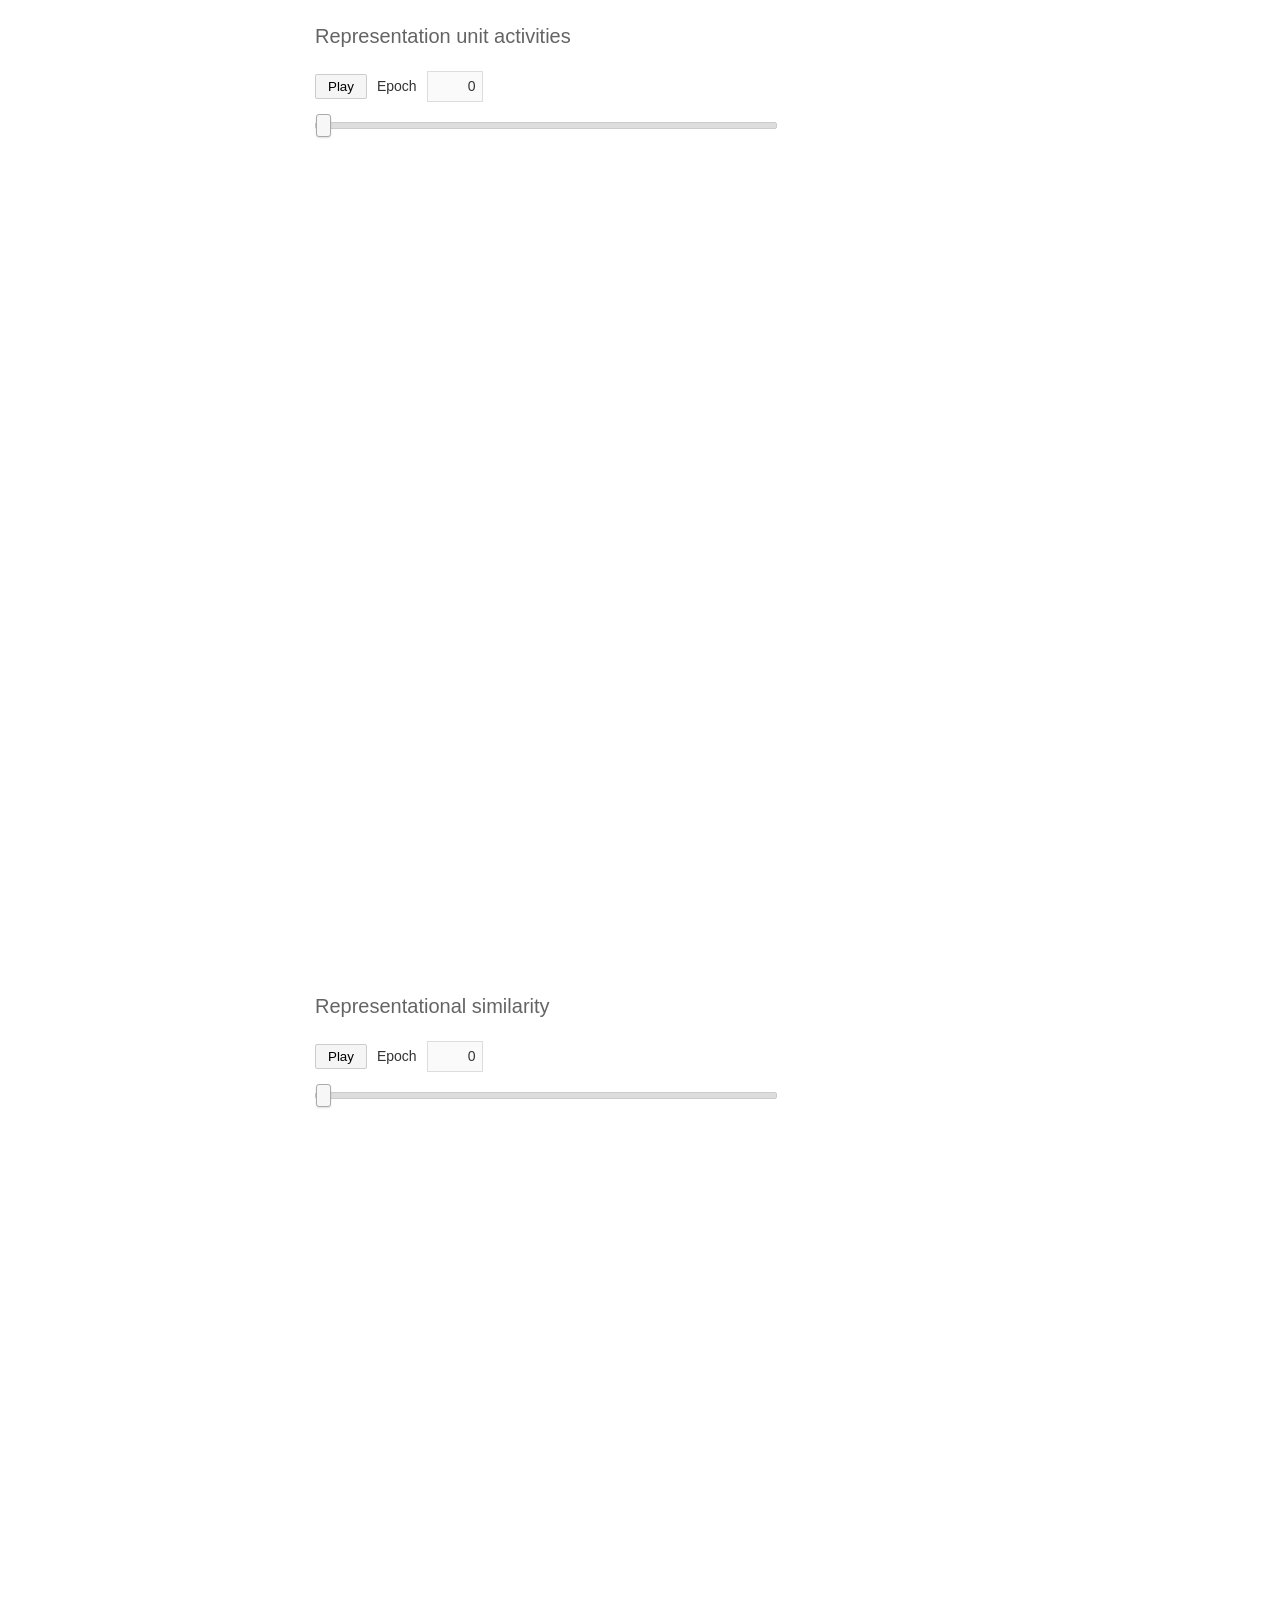
<file: notebooks/cls1995/semantic/training_view.html>
<!doctype html>
<html lang="en"><meta charset="utf-8">
<style>
@font-face{font-family:"DejaVu Sans";src:url("[data-uri]") format("woff2")}
body{margin:16px;font:15px system-ui;color:#222;background:white}header{display:flex;gap:16px;align-items:center;flex-wrap:wrap}button{padding:6px 16px;background:white;border:1px solid #888;cursor:pointer}input{width:100%;margin:16px 0}.plots{display:grid;grid-template-columns:1fr 1fr;gap:24px}svg{width:100%;height:auto}h3{font-size:16px;font-weight:500;margin:12px 0}p{font-size:13px;color:#555}svg text{font:13px "DejaVu Sans",sans-serif;fill:#222}@media(max-width:600px){.plots{grid-template-columns:1fr}}
</style>
<style>
header{gap:10px;font-size:14px}header button{background:#f5f5f5;border:1px solid #ccc;border-radius:2px;padding:4px 12px}#number{display:inline-block;min-width:42px;padding:3px 6px;border:1px solid #ddd;text-align:right;font-variant-numeric:tabular-nums;background:#fafafa}#loss{color:#666;margin-left:12px}#epoch{appearance:none;-webkit-appearance:none;display:block;width:min(460px,100%);height:5px;margin:20px 0 28px;background:#ddd;border:1px solid #ccc;border-radius:2px;cursor:pointer}#epoch::-webkit-slider-thumb{appearance:none;-webkit-appearance:none;width:15px;height:23px;background:#f7f7f7;border:1px solid #aaa;border-radius:3px;box-shadow:0 1px 2px #0002}#epoch::-moz-range-thumb{width:15px;height:23px;background:#f7f7f7;border:1px solid #aaa;border-radius:3px}#epoch:focus-visible{outline:2px solid #4682b4;outline-offset:5px}
</style>
<style>.plots{display:block;max-width:720px;margin:auto}.plots section{margin-bottom:36px}.plots svg{max-width:580px;display:block}#epoch6{accent-color:#888;width:min(460px,100%);height:5px;margin:20px 0 28px}#number6{display:inline-block;min-width:42px;padding:3px 6px;border:1px solid #ddd;text-align:right;background:#fafafa}</style>
<div class="plots"><section><h3>Representation unit activities</h3>
<header><button id="play" type="button">Play</button><label for="epoch">Epoch</label><output id="number" for="epoch">0</output><span id="loss"></span></header>
<input id="epoch" type="range" min="0" max="0" value="0" step="1" aria-label="Epoch">
<svg id="bars" viewBox="-65 0 485 660" role="img" aria-label="Representation activities for eight concepts"></svg></section>
<section><h3>Representational similarity</h3>
<header><button id="play6" type="button">Play</button><label for="epoch6">Epoch</label><output id="number6" for="epoch6">0</output><span id="loss6"></span></header>
<input id="epoch6" type="range" min="0" max="0" value="0" step="1" aria-label="Representational similarity: Epoch">
<svg id="tree" viewBox="-65 0 485 430" role="img" aria-label="Dendrogram at the selected epoch"></svg></section></div>
<script>
const figureStyle=document.createElement('style');
figureStyle.textContent='body{font-family:-apple-system,BlinkMacSystemFont,"Segoe UI","Helvetica Neue",Arial,sans-serif;color:#323232;margin:0;padding:8px 0 20px;line-height:1.65}.plots{max-width:650px;margin:0 auto}.plots section{margin-bottom:44px}.plots h3{font-size:20px;font-weight:400;color:#646464;margin:12px 0 18px}.plots svg{max-width:580px;margin:20px auto 12px}svg text{font-family:"DejaVu Sans",sans-serif;font-size:12px}p,details{max-width:650px;margin:14px auto;font-size:13px;color:#646464}header{font-size:13px}';
document.head.appendChild(figureStyle);
new ResizeObserver(()=>{parent.postMessage({type:'cls-figure-height',height:document.documentElement.offsetHeight},'*');}).observe(document.body);
const controlStyle=document.createElement('style');
controlStyle.textContent=Array.from(document.querySelectorAll('style')).map(s=>s.textContent).find(s=>s.includes('#epoch::-webkit-slider-thumb')).replaceAll('#epoch','#epoch6').replaceAll('#number','#number6').replaceAll('#loss','#loss6');
document.head.appendChild(controlStyle);
const data = __TRAINING_DATA__;
const slider=document.getElementById('epoch'), number=document.getElementById('number');
const bars=document.getElementById('bars'), tree=document.getElementById('tree');
const play=document.getElementById('play');
const palette={C0:'#64748b',C1:'#2563eb',C2:'#059669',C3:'#d97706',C4:'#9333ea',C5:'#db2777',C6:'#0891b2',C7:'#92400e',C8:'#4d7c0f',C9:'#be123c'};
let timer=null;
slider.max=data.frames.length-1;
const text=(x,y,s,extra='')=>`<text x="${x}" y="${y}" ${extra}>${s}</text>`;
const line=(x1,y1,x2,y2)=>`<line x1="${x1}" y1="${y1}" x2="${x2}" y2="${y2}" stroke="black" stroke-width="1"/>`;
function draw(epoch){
  const frame=data.frames[epoch]; slider.value=epoch; number.value=epoch;
  document.getElementById('loss').textContent=`MSE ${data.losses[epoch].toFixed(5)}`;
  let a='';
  frame.activity.forEach((row,i)=>{
    const base=92+i*70;
    a+=`<image href="${data.photos[data.labels[i]]}" x="-62" y="${base-61}" width="60" height="58" preserveAspectRatio="xMidYMid meet"><title>${data.labels[i]}</title></image>`;
    a+=text(78,base-25,data.labels[i],'text-anchor="end"');
    a+=`<rect x="90" y="${base-64}" width="304" height="64" fill="none" stroke="black"/>`;
    row.forEach((v,j)=>{
      const height=v*64, x=98+j*36;
      a+=`<rect data-value="${v}" x="${x}" y="${base-height}" width="27" height="${height}" fill="white" stroke="black"><title>${data.labels[i]}, unit ${j+1}: ${v.toFixed(3)}</title></rect>`;
    });
  });
  for(let j=0;j<8;j++)a+=text(111+j*36,609,j+1,'text-anchor="middle"');
  a+=text(242,638,'Representation unit','text-anchor="middle"'); bars.innerHTML=a;
}
function drawTree(epoch){
  const frame=data.frames[epoch];
  document.getElementById('epoch6').value=epoch;
  document.getElementById('number6').value=epoch;
  document.getElementById('loss6').textContent=`MSE ${data.losses[epoch].toFixed(5)}`;
  const X=v=>60+v/80*360, Y=v=>330-v/data.maxDistance*280;
  let b=line(50,45,50,330)+line(50,330,430,330);
  for(let j=0;j<=3;j++){const v=data.maxDistance*j/3;b+=line(46,Y(v),50,Y(v))+text(42,Y(v)+4,v.toFixed(2),'text-anchor="end"');}
  frame.order.forEach((leaf,i)=>{
    const x=X(5+i*10);
    b+=text(x,342,data.labels[leaf],`transform="rotate(90 ${x} 342)" text-anchor="start"`);
  });
  frame.icoord.forEach((xs,i)=>{const ys=frame.dcoord[i];b+=`<polyline points="${xs.map((v,j)=>`${X(v)},${Y(ys[j])}`).join(' ')}" fill="none" stroke="black" stroke-width="1.3"/>`;});
  b+=text(12,190,'Euclidean Distance','transform="rotate(-90 12 190)" text-anchor="middle"');tree.innerHTML=b;
}
function stop(){clearInterval(timer);timer=null;play.textContent='Play';}
slider.addEventListener('input',()=>{stop();draw(Number(slider.value));});
play.addEventListener('click',()=>{
  if(timer){stop();return;}
  if(Number(slider.value)>=Number(slider.max))draw(0);
  play.textContent='Pause';timer=setInterval(()=>{let e=Number(slider.value)+1;if(e>Number(slider.max)){stop();return;}draw(e);},60);
});
draw(data.frames.length-1);
const slider6=document.getElementById('epoch6'),play6=document.getElementById('play6');
let timer6=null;
slider6.max=data.frames.length-1;
function stop6(){clearInterval(timer6);timer6=null;play6.textContent='Play';}
slider6.addEventListener('input',()=>{stop6();drawTree(Number(slider6.value));});
play6.addEventListener('click',()=>{
  if(timer6){stop6();return;}
  if(Number(slider6.value)>=Number(slider6.max))drawTree(0);
  play6.textContent='Pause';timer6=setInterval(()=>{const e=Number(slider6.value)+1;if(e>Number(slider6.max)){stop6();return;}drawTree(e);},60);
});
drawTree(data.frames.length-1);
</script></html>
</file>
<file: website/book_theme.css>
/* Layout measurements follow the Neuromatch Jupyter Book tutorial pages. */
body>aside .book-title{display:block;text-decoration:none;color:#323232;font-weight:600}
.paper-chapters{list-style:none;padding:0;margin:16px 0 0}
.paper-chapter{margin:0 0 18px}
body>aside .chapter-name{display:block;font-weight:500;color:#454545}
body>aside .chapter-citation{display:block;font-size:12px;color:#747474;margin-top:3px}
body>aside .paper-link[aria-current=true] .chapter-name{color:#3675a8;font-weight:600}
body>aside .paper-sections{border-left:1px solid #d8e2ea;padding-left:14px;margin:8px 0 0 6px}
body>aside .paper-sections a{padding:4px 0;font-size:13px}
body>aside a:focus-visible,.navigation-toggle:focus-visible{outline:2px solid #3675a8;outline-offset:3px}
.navigation-toggle{display:none}
.paper-heading{border-bottom:1px solid #e5e5e5;padding-bottom:20px;margin-bottom:28px}
.book-section .chapter-kicker{font-size:13px;letter-spacing:.02em;color:#3675a8;margin:0 0 12px}
.book-section .paper-name{font-size:22px;line-height:1.45;color:#454545;margin:0 0 12px}
.book-section .paper-citation{font-size:14px;color:#747474;margin:0}
.chapter-pagination{display:flex;justify-content:space-between;gap:24px;clear:both;border-top:1px solid #ddd;margin-top:44px;padding-top:20px;font-size:14px}
.chapter-pagination a{max-width:48%;text-decoration:none}
.chapter-pagination .next-section{text-align:right;margin-left:auto}
.overview-main{max-width:1120px!important;margin-right:0!important}
.overview-chapters{counter-reset:chapter;list-style:none;margin:32px 0;padding:0}
.overview-chapters li{counter-increment:chapter;border-top:1px solid #ddd;padding:24px 0}
.overview-chapters h2{margin:0 0 6px!important;font-size:24px!important}
.overview-chapters h2:before{content:counter(chapter) '. ';color:#747474}
.overview-chapters .citation{font-size:14px;color:#747474;margin-bottom:12px}
.overview-chapters p{margin-bottom:12px!important}
.overview-chapters a{text-decoration:none}
@media(max-width:760px){body>aside .book-title{margin-bottom:14px}.navigation-toggle{display:block;border:1px solid #ccc;border-radius:3px;padding:7px 12px;background:transparent;color:inherit;font:inherit;cursor:pointer}.navigation-toggle:after{content:' ▾'}.navigation-toggle[aria-expanded=true]:after{content:' ▴'}.navigation-toggle[aria-expanded=false]+.book-navigation{display:none}.book-navigation{margin-top:16px}.chapter-pagination{gap:14px}}
.paper-page{margin:0;font-family:-apple-system,BlinkMacSystemFont,"Segoe UI",Arial,sans-serif;color:#323232;line-height:1.65}
.paper-page *{box-sizing:border-box}
.paper-page>aside{position:fixed;inset:0 auto 0 0;overflow:auto}
.paper-page>aside nav a{display:block;text-decoration:none}
.paper-page .book-main{padding-top:52px;max-width:1120px;margin-right:0}
.paper-page .book-section p{font-size:16px;line-height:1.75;margin:0 0 22px}
.paper-page .book-section h1{margin:16px 0}
.paper-page .paper-subtitle{font-size:21px;color:#646464}
.paper-page .paper-status{display:inline-block;padding:4px 10px;border-radius:4px;background:#edf4fa;color:#245f8c;font-size:13px!important}
.paper-page .chapter-links{display:flex;flex-wrap:wrap;gap:20px}
.paper-page a{color:#3675a8}
@media(max-width:760px){.paper-page>aside{position:relative;inset:auto}.paper-page .book-main{padding-top:24px}}
body>aside{width:280px;padding:32px 16px 16px;background:#fff;border-right:1px solid #ccc}
body>aside nav a{padding:4px 0;margin:0;font-size:14px;line-height:1.65;color:#646464;border:0;background:none}
body>aside nav a:hover{color:#4599dc;background:none;text-decoration:underline}
body>aside nav a[aria-current=page]{color:#4599dc;font-weight:600;background:none}
.nav-caption{margin:24px 0 8px;font-size:14px;font-weight:600;color:#323232}
.book-title{font-size:16px;line-height:1.5;color:#646464;font-weight:400;margin-bottom:28px}
.book-main{margin-left:280px;margin-right:272px;max-width:none;padding:0 32px 72px}
.page-toc{width:272px;padding:12px 16px;border-left:1px solid #eee;font-size:14px;line-height:1.65}
.page-toc h2{display:flex;align-items:center;gap:8px;font-size:16px;color:#323232;font-weight:400;margin:0 0 12px}
.page-toc h2:before{content:'☷';font-size:20px}
.page-toc button{padding:4px 0;color:#646464;font-size:14px;line-height:1.65}
.page-toc button.subheading{padding-left:16px}
.page-toc button[aria-current=location]{color:#4599dc;font-weight:600}
.book-toolbar{height:64px;margin-bottom:12px}
.colab-launch{margin:18px 0 12px;line-height:20px}
.colab-launch a{display:inline-block;line-height:0;border-radius:3px}
.book-section .colab-launch img{display:block;width:117px;height:20px;margin:0!important}
.colab-launch a:focus-visible{outline:2px solid #4599dc;outline-offset:4px}
.book-section h1{font-size:36px;font-weight:400;line-height:1.15;color:#646464}
@media(min-width:1600px){.book-main{max-width:1048px;margin-left:calc((100vw - 1600px)/2 + 280px)}body>aside{left:calc((100vw - 1600px)/2)}.page-toc{right:calc((100vw - 1600px)/2)}}
@media(max-width:1199px){.page-toc{display:none}.book-main{margin-right:0}}
@media(max-width:760px){body>aside{position:relative;width:auto;padding:20px 16px}.book-main{margin:0;padding:0 20px 50px}.book-section h1{font-size:30px}}
@font-face{font-family:"DejaVu Sans";src:url("fonts/DejaVuSans.woff2") format("woff2");font-weight:400;font-style:normal;font-display:swap}
svg text,.result-explorer{font-family:"DejaVu Sans",sans-serif}
.paper-figure-grid{display:grid;grid-template-columns:repeat(2,minmax(0,1fr));gap:24px}.paper-figure-grid figure{margin:0}.paper-figure-grid img{width:100%;height:auto}.paper-figure-grid figcaption{font-size:13px;line-height:1.5}@media(max-width:700px){.paper-figure-grid{grid-template-columns:1fr}}
</file>
